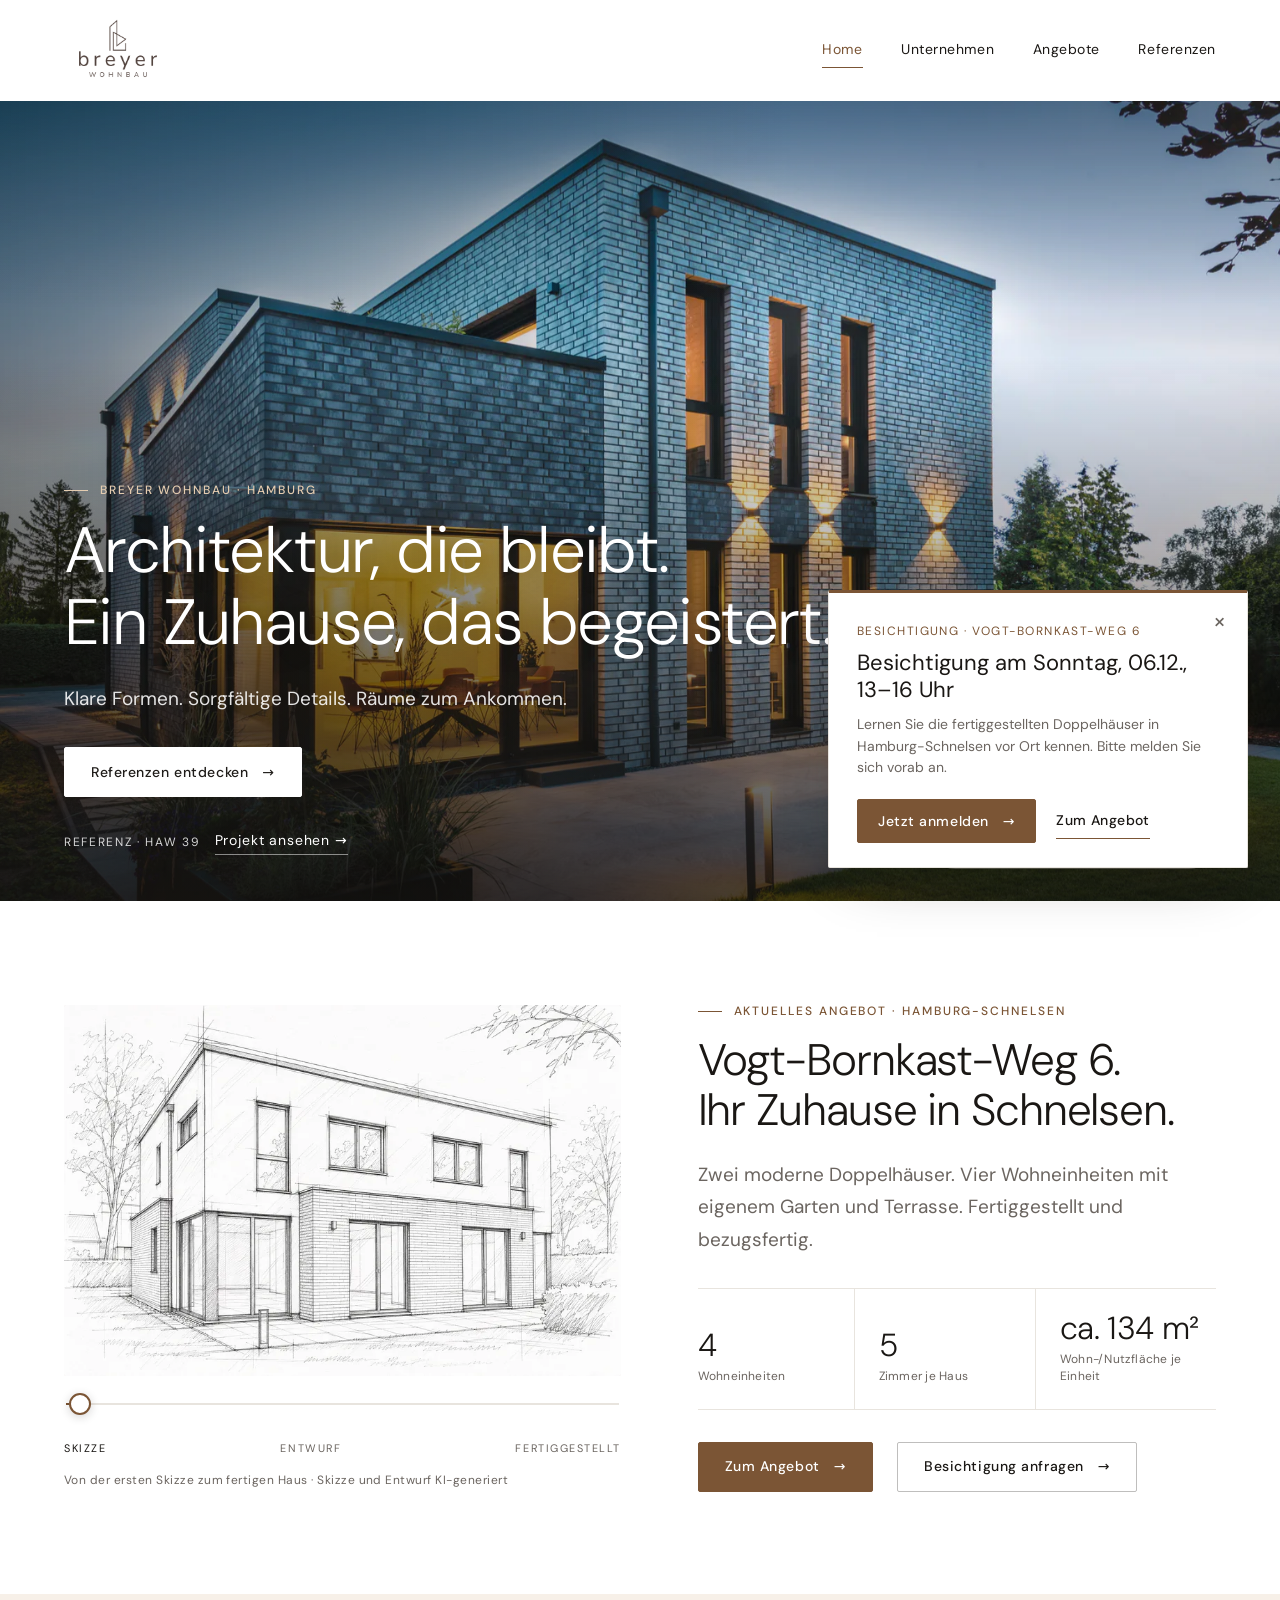
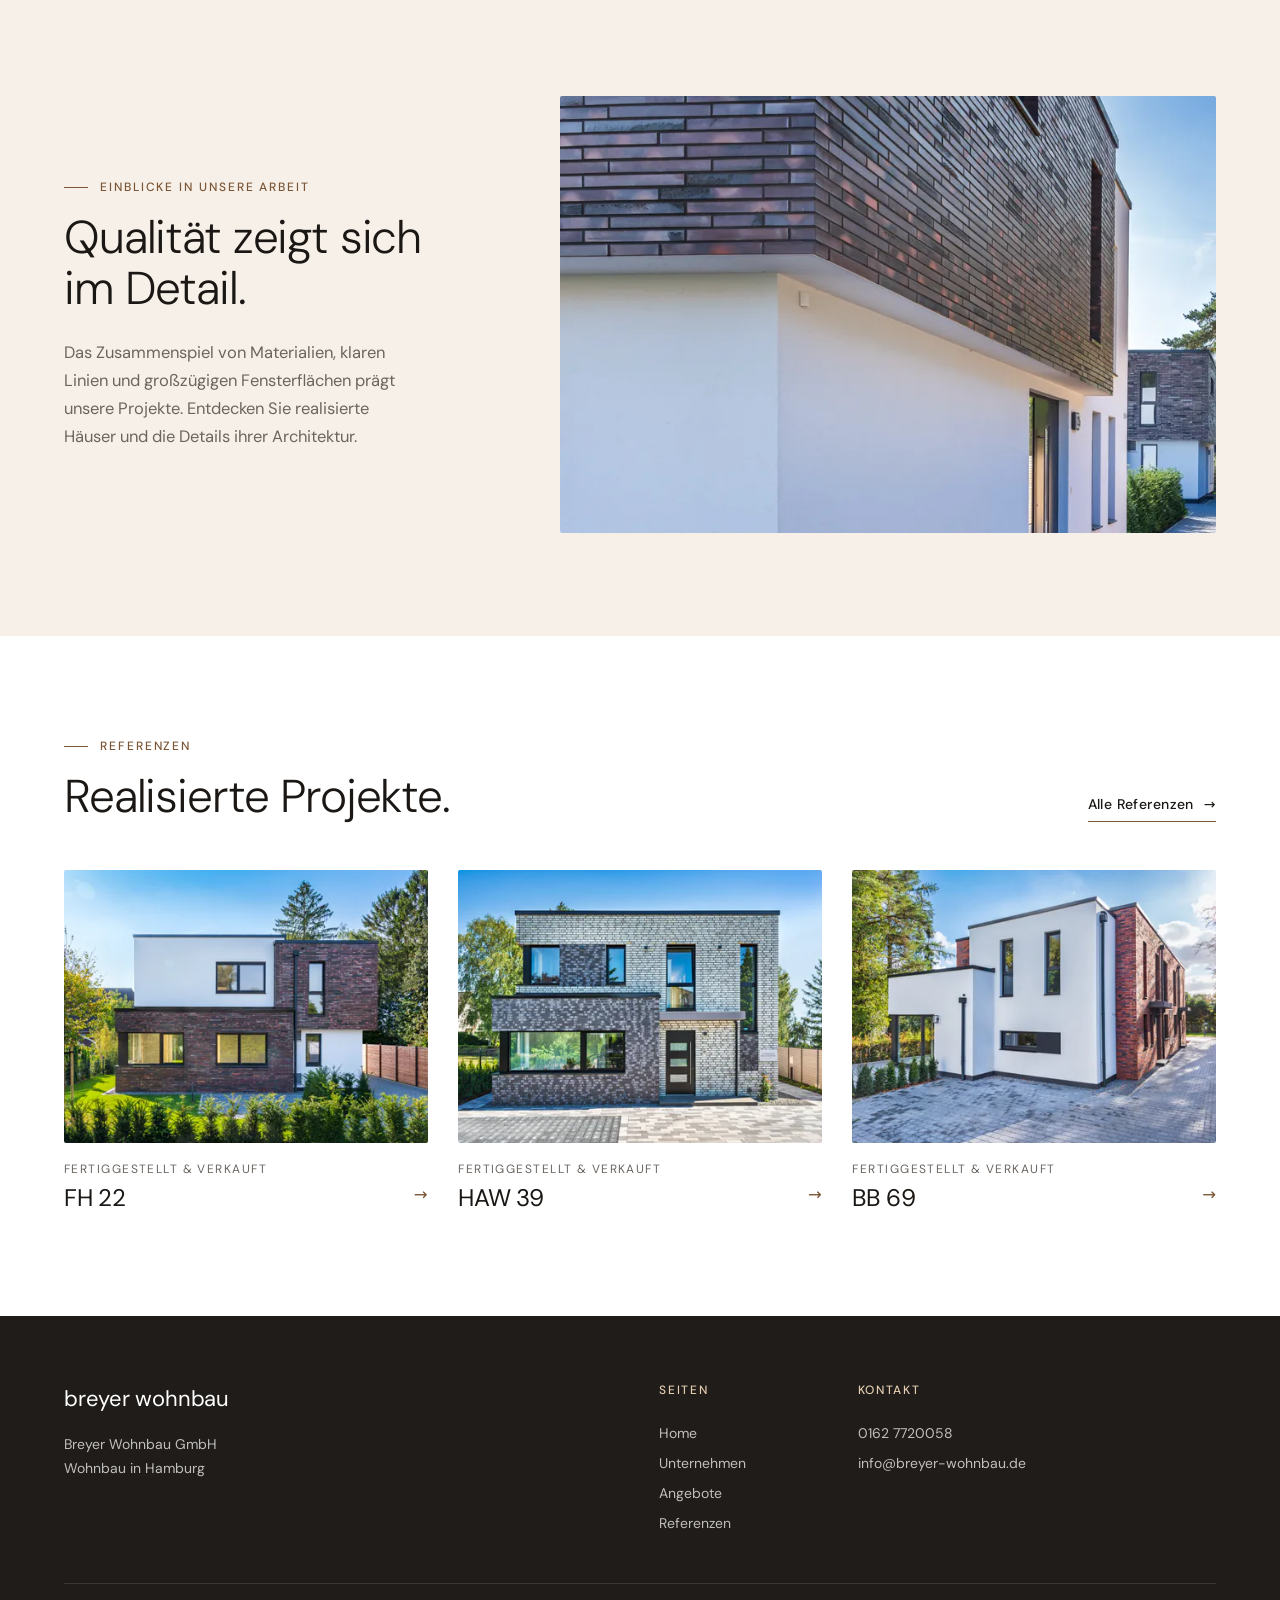
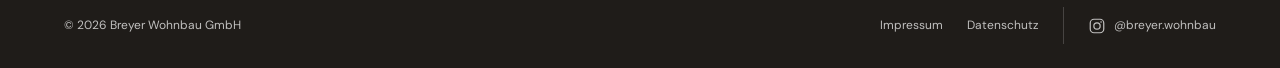
<file: index.html>
<!doctype html>
<html lang="de">
<head>
<meta charset="utf-8">
<meta name="viewport" content="width=device-width,initial-scale=1">

<title>Breyer Wohnbau GmbH · Wohnbau in Hamburg</title>
<meta name="description" content="Breyer Wohnbau GmbH – moderne Wohnhäuser in Hamburg. Aktuell: zwei Doppelhäuser mit vier Wohneinheiten am Vogt-Bornkast-Weg 6 in Hamburg-Schnelsen, fertiggestellt und bezugsfertig.">
<meta name="theme-color" content="#ffffff">
<meta property="og:type" content="website">
<meta property="og:locale" content="de_DE">
<meta property="og:site_name" content="Breyer Wohnbau GmbH">
<meta property="og:title" content="Breyer Wohnbau GmbH · Wohnbau in Hamburg">
<meta property="og:description" content="Breyer Wohnbau GmbH – moderne Wohnhäuser in Hamburg. Aktuell: zwei Doppelhäuser mit vier Wohneinheiten am Vogt-Bornkast-Weg 6 in Hamburg-Schnelsen, fertiggestellt und bezugsfertig.">
<link rel="icon" href="favicon.png" type="image/png">
<link rel="apple-touch-icon" href="apple-touch-icon.png">
<link rel="preload" href="schriften/dm-sans-latin-400-normal.woff2" as="font" type="font/woff2" crossorigin>
<link rel="preload" href="schriften/dm-sans-latin-300-normal.woff2" as="font" type="font/woff2" crossorigin>
<link rel="preload" as="image" type="image/webp" imagesrcset="bilder/haw-39-04-480.webp 480w, bilder/haw-39-04-800.webp 800w, bilder/haw-39-04-1200.webp 1200w, bilder/haw-39-04-1600.webp 1600w, bilder/haw-39-04-2400.webp 2400w" imagesizes="100vw">
<link rel="stylesheet" href="design.css">
<link rel="stylesheet" href="style.css?v=20261127b">
</head>
<body class="seite-index">
<a class="skip" href="#inhalt">Zum Inhalt springen</a>
<header class="kopf">
<div class="kopf-innen">
<a class="nav-logo" href="index.html" aria-label="Breyer Wohnbau GmbH – zur Startseite"><img src="bilder/logo.png" alt="Breyer Wohnbau GmbH" width="320" height="231"></a>
<button class="nav-toggle" type="button" aria-expanded="false" aria-controls="hauptnav"><span class="nav-toggle-text">Menü</span><span class="nav-toggle-icon" aria-hidden="true"></span></button>
<nav id="hauptnav" class="nav-links" aria-label="Hauptnavigation"><a href="index.html" aria-current="page">Home</a><a href="ueber-uns.html">Unternehmen</a><a href="angebot.html">Angebote</a><a href="referenzen.html">Referenzen</a><div class="nav-social"><a class="social-link" href="https://www.instagram.com/breyer.wohnbau/" target="_blank" rel="noopener" aria-label="Instagram (@breyer.wohnbau) – öffnet in neuem Fenster"><svg viewBox="0 0 24 24" width="18" height="18" aria-hidden="true" focusable="false"><rect x="3" y="3" width="18" height="18" rx="5" fill="none" stroke="currentColor" stroke-width="1.6"/><circle cx="12" cy="12" r="4.2" fill="none" stroke="currentColor" stroke-width="1.6"/><circle cx="17.4" cy="6.6" r="1.1" fill="currentColor"/></svg><span>@breyer.wohnbau</span></a></div></nav>
</div>
</header>
<main id="inhalt" tabindex="-1">
<section class="home-slideshow" aria-roledescription="Karussell" aria-label="Bildergalerie realisierter Projekte" tabindex="-1" data-intervall="6000"><div class="home-message"><div class="wrap"><p class="home-kicker">Breyer Wohnbau · Hamburg</p><h1>Architektur, die bleibt.<br>Ein Zuhause, das begeistert.</h1><p class="home-lead">Klare Formen. Sorgfältige Details. Räume zum Ankommen.</p><div class="home-actions"><a class="btn btn-hell" href="referenzen.html">Referenzen entdecken <span class="pfeil" aria-hidden="true">→</span></a></div></div></div><div class="home-stage"><figure class="home-slide active" aria-hidden="false" data-titel="Referenz · HAW 39" data-ziel="referenz-haw-39.html"><picture><source type="image/webp" srcset="bilder/haw-39-04-480.webp 480w, bilder/haw-39-04-800.webp 800w, bilder/haw-39-04-1200.webp 1200w, bilder/haw-39-04-1600.webp 1600w, bilder/haw-39-04-2400.webp 2400w" sizes="100vw"><img src="bilder/haw-39-04-1600.jpg" alt="Wohnhaus im Projekt HAW 39 mit Klinkerfassade und beleuchteten Fenstern in der Abenddämmerung" width="3000" height="2002" fetchpriority="high" decoding="async" style="object-position:50% 40%"></picture></figure><figure class="home-slide" aria-hidden="true" data-titel="Referenz · WA 24" data-ziel="referenz-wa-24.html"><picture><source type="image/webp" srcset="bilder/wa-24-01-480.webp 480w, bilder/wa-24-01-800.webp 800w, bilder/wa-24-01-1200.webp 1200w, bilder/wa-24-01-1600.webp 1600w, bilder/wa-24-01-2400.webp 2400w" sizes="100vw"><img src="bilder/wa-24-01-1600.jpg" alt="Helle Fassade mit Fensterläden, Terrasse und Garten im Projekt WA 24" width="3000" height="2002" loading="lazy" decoding="async" style="object-position:50% 35%"></picture></figure><figure class="home-slide" aria-hidden="true" data-titel="Referenz · FH 22" data-ziel="referenz-fh-22.html"><picture><source type="image/webp" srcset="bilder/fh-22-01-480.webp 480w, bilder/fh-22-01-800.webp 800w, bilder/fh-22-01-1200.webp 1200w, bilder/fh-22-01-1600.webp 1600w, bilder/fh-22-01-2400.webp 2400w" sizes="100vw"><img src="bilder/fh-22-01-1600.jpg" alt="Einfamilienhaus im Projekt FH 22 mit heller Fassade und dunklem Klinker" width="2500" height="1669" loading="lazy" decoding="async" style="object-position:50% 45%"></picture></figure><figure class="home-slide" aria-hidden="true" data-titel="Referenz · SW 9" data-ziel="referenz-sw-9.html"><picture><source type="image/webp" srcset="bilder/sw-9-01-480.webp 480w, bilder/sw-9-01-800.webp 800w, bilder/sw-9-01-1200.webp 1200w, bilder/sw-9-01-1600.webp 1600w, bilder/sw-9-01-2400.webp 2400w" sizes="100vw"><img src="bilder/sw-9-01-1600.jpg" alt="Mehrfamilienhaus im Projekt SW 9 mit heller Putzfassade, dunklem Klinker und Balkonen" width="3000" height="2002" loading="lazy" decoding="async" style="object-position:50% 35%"></picture></figure><figure class="home-slide" aria-hidden="true" data-titel="Referenz · BB 69" data-ziel="referenz-bb-69.html"><picture><source type="image/webp" srcset="bilder/bb-69-01-480.webp 480w, bilder/bb-69-01-800.webp 800w, bilder/bb-69-01-1200.webp 1200w, bilder/bb-69-01-1600.webp 1600w, bilder/bb-69-01-2400.webp 2400w" sizes="100vw"><img src="bilder/bb-69-01-1600.jpg" alt="Wohnhaus im Projekt BB 69 mit weißer Putzfassade und rotem Klinker" width="3000" height="2002" loading="lazy" decoding="async" style="object-position:50% 40%"></picture></figure><div class="home-shade" aria-hidden="true"></div><div class="home-stage-fuss wrap"><a class="slide-caption" href="referenz-haw-39.html" aria-live="polite">Referenz · HAW 39 <span class="slide-caption-mehr">Projekt ansehen <span class="pfeil" aria-hidden="true">→</span></span></a><div class="slide-controls"><button type="button" data-prev aria-label="Vorheriges Bild">←</button><div class="slide-dots"><button type="button" class="slide-dot" aria-label="Bild 1 von 5: Referenz · HAW 39" aria-pressed="true" data-slide="0"></button><button type="button" class="slide-dot" aria-label="Bild 2 von 5: Referenz · WA 24" aria-pressed="false" data-slide="1"></button><button type="button" class="slide-dot" aria-label="Bild 3 von 5: Referenz · FH 22" aria-pressed="false" data-slide="2"></button><button type="button" class="slide-dot" aria-label="Bild 4 von 5: Referenz · SW 9" aria-pressed="false" data-slide="3"></button><button type="button" class="slide-dot" aria-label="Bild 5 von 5: Referenz · BB 69" aria-pressed="false" data-slide="4"></button></div><button type="button" data-next aria-label="Nächstes Bild">→</button><button type="button" data-pause aria-label="Slideshow pausieren"><span aria-hidden="true">Ⅱ</span></button></div></div></div></section>
<section class="sec stil-angebot" id="aktuelles-angebot"><div class="wrap project-preview"><figure class="pp-bild pp-schieber"><div class="schieber schieber-klein" data-max="200"><div class="schieber-bild"><div class="schieber-ebene" data-stufe="0"><picture><source type="image/webp" srcset="bilder/vbw-verlauf-skizze-480.webp 480w, bilder/vbw-verlauf-skizze-800.webp 800w, bilder/vbw-verlauf-skizze-1200.webp 1200w, bilder/vbw-verlauf-skizze-1536.webp 1536w" sizes="(max-width:860px) 100vw, 58vw"><img src="bilder/vbw-verlauf-skizze-1536.jpg" alt="" width="1536" height="1024" decoding="async"></picture></div><div class="schieber-ebene" data-stufe="1" data-von="0" data-bis="100"><picture><source type="image/webp" srcset="bilder/vbw-verlauf-entwurf-480.webp 480w, bilder/vbw-verlauf-entwurf-800.webp 800w, bilder/vbw-verlauf-entwurf-1200.webp 1200w, bilder/vbw-verlauf-entwurf-1536.webp 1536w" sizes="(max-width:860px) 100vw, 58vw"><img src="bilder/vbw-verlauf-entwurf-1536.jpg" alt="" width="1536" height="1024" decoding="async"></picture></div><div class="schieber-ebene" data-stufe="2" data-von="100" data-bis="200"><picture><source type="image/webp" srcset="bilder/vbw-verlauf-fertig-480.webp 480w, bilder/vbw-verlauf-fertig-800.webp 800w, bilder/vbw-verlauf-fertig-1200.webp 1200w, bilder/vbw-verlauf-fertig-1536.webp 1536w" sizes="(max-width:860px) 100vw, 58vw"><img src="bilder/vbw-verlauf-fertig-1536.jpg" alt="Vogt-Bornkast-Weg 6: fertiggestelltes Doppelhaus, Gartenseite mit heller Putzfassade, dunklem Klinker und großen Glasflächen" width="1536" height="1024" decoding="async"></picture></div></div><div class="schieber-steuer"><input class="schieber-regler" type="range" min="0" max="200" step="1" value="0" aria-label="Darstellung wählen: Skizze, Entwurf, Fertiggestellt" aria-valuetext="Skizze"><div class="schieber-marken"><button type="button" data-wert="0" aria-current="true">Skizze</button><button type="button" data-wert="100">Entwurf</button><button type="button" data-wert="200">Fertiggestellt</button></div></div></div><figcaption class="pp-verlauf-text">Von der ersten Skizze zum fertigen Haus · Skizze und Entwurf KI-generiert</figcaption></figure><div class="pp-text"><p class="sec-label">Aktuelles Angebot · Hamburg-Schnelsen</p><h2 class="sec-title">Vogt-Bornkast-Weg 6.<br>Ihr Zuhause in Schnelsen.</h2><div class="pp-copy"><p>Zwei moderne Doppelhäuser. Vier Wohneinheiten mit eigenem Garten und Terrasse. Fertiggestellt und bezugsfertig.</p></div><dl class="kennzahlen"><div><dt>Wohneinheiten</dt><dd>4</dd></div><div><dt>Zimmer je Haus</dt><dd>5</dd></div><div><dt>Wohn-/Nutzfläche je Einheit</dt><dd>ca. 134 m²</dd></div></dl><div class="aktionen"><a class="btn" href="vogt-bornkast-weg-6.html">Zum Angebot <span class="pfeil" aria-hidden="true">→</span></a><a class="btn btn-linie" href="mailto:info@breyer-wohnbau.de?subject=Besichtigungsanfrage%20%E2%80%93%20Vogt-Bornkast-Weg%206">Besichtigung anfragen <span class="pfeil" aria-hidden="true">→</span></a></div></div></div></section>
<section class="sec sec-alt" id="handwerk"><div class="wrap project-preview bild-rechts"><figure class="pp-bild"><picture><source type="image/webp" srcset="bilder/qualitaet-detail-480.webp 480w, bilder/qualitaet-detail-800.webp 800w, bilder/qualitaet-detail-1200.webp 1200w, bilder/qualitaet-detail-1470.webp 1470w" sizes="(max-width:860px) 100vw, 58vw"><img src="bilder/qualitaet-detail-1470.jpg" alt="Auskragendes Obergeschoss mit Langformat-Klinker über weiß verputztem Erdgeschoss mit Hauseingang" width="1470" height="980" loading="lazy" decoding="async"></picture></figure><div class="pp-text"><p class="sec-label">Einblicke in unsere Arbeit</p><h2 class="sec-title">Qualität zeigt sich<br>im Detail.</h2><div class="pp-copy"><p>Das Zusammenspiel von Materialien, klaren Linien und großzügigen Fensterflächen prägt unsere Projekte. Entdecken Sie realisierte Häuser und die Details ihrer Architektur.</p></div></div></div></section>
<section class="sec" id="referenzen"><div class="wrap"><div class="sec-kopf"><div><p class="sec-label">Referenzen</p><h2 class="sec-title">Realisierte Projekte.</h2></div><a class="textlink" href="referenzen.html">Alle Referenzen <span class="pfeil" aria-hidden="true">→</span></a></div><div class="ref-karten"><a class="ref-karte" href="referenz-fh-22.html"><span class="ref-karte-bild"><picture><source type="image/webp" srcset="bilder/referenz-fh-22-480.webp 480w, bilder/referenz-fh-22-800.webp 800w, bilder/referenz-fh-22-1200.webp 1200w, bilder/referenz-fh-22-1600.webp 1600w, bilder/referenz-fh-22-2400.webp 2400w" sizes="(max-width:700px) 100vw, (max-width:1100px) 50vw, 400px"><img src="bilder/referenz-fh-22-1600.jpg" alt="Einfamilienhaus im Projekt FH 22 mit heller Fassade und dunklem Klinker" width="2500" height="1669" loading="lazy" decoding="async"></picture></span><span class="ref-karte-text"><span class="ref-karte-status">Fertiggestellt &amp; verkauft</span><span class="ref-karte-titel">FH 22</span></span><span class="pfeil" aria-hidden="true">→</span></a><a class="ref-karte" href="referenz-haw-39.html"><span class="ref-karte-bild"><picture><source type="image/webp" srcset="bilder/referenz-haw-39-480.webp 480w, bilder/referenz-haw-39-800.webp 800w, bilder/referenz-haw-39-1200.webp 1200w, bilder/referenz-haw-39-1600.webp 1600w, bilder/referenz-haw-39-2400.webp 2400w" sizes="(max-width:700px) 100vw, (max-width:1100px) 50vw, 400px"><img src="bilder/referenz-haw-39-1600.jpg" alt="HAW 39: Vorderansicht mit heller und dunkler Klinkerfassade und großen Fenstern" width="3000" height="2002" loading="lazy" decoding="async"></picture></span><span class="ref-karte-text"><span class="ref-karte-status">Fertiggestellt &amp; verkauft</span><span class="ref-karte-titel">HAW 39</span></span><span class="pfeil" aria-hidden="true">→</span></a><a class="ref-karte" href="referenz-bb-69.html"><span class="ref-karte-bild"><picture><source type="image/webp" srcset="bilder/referenz-bb-69-480.webp 480w, bilder/referenz-bb-69-800.webp 800w, bilder/referenz-bb-69-1200.webp 1200w, bilder/referenz-bb-69-1600.webp 1600w, bilder/referenz-bb-69-2400.webp 2400w" sizes="(max-width:700px) 100vw, (max-width:1100px) 50vw, 400px"><img src="bilder/referenz-bb-69-1600.jpg" alt="BB 69: Wohnhaus mit weißer Putzfassade, rotem Klinker und gepflasterter Zufahrt" width="3000" height="2002" loading="lazy" decoding="async"></picture></span><span class="ref-karte-text"><span class="ref-karte-status">Fertiggestellt &amp; verkauft</span><span class="ref-karte-titel">BB 69</span></span><span class="pfeil" aria-hidden="true">→</span></a></div></div></section>
</main>
<footer class="fuss">
<div class="wrap fuss-grid">
<div class="fuss-marke"><p class="footer-logo">breyer wohnbau</p><p>Breyer Wohnbau GmbH<br>Wohnbau in Hamburg</p></div>
<nav class="fuss-nav" aria-label="Fußzeile"><p class="fuss-titel">Seiten</p><a href="index.html">Home</a><a href="ueber-uns.html">Unternehmen</a><a href="angebot.html">Angebote</a><a href="referenzen.html">Referenzen</a></nav>
<div class="fuss-kontakt"><p class="fuss-titel">Kontakt</p><a href="tel:+491627720058">0162 7720058</a><a href="mailto:info@breyer-wohnbau.de">info@breyer-wohnbau.de</a></div>
</div>
<div class="wrap fuss-unten"><p class="footer-copy">© 2026 Breyer Wohnbau GmbH</p><div class="footer-links"><a href="impressum.html">Impressum</a><a href="datenschutz.html">Datenschutz</a><a class="social-link" href="https://www.instagram.com/breyer.wohnbau/" target="_blank" rel="noopener" aria-label="Instagram (@breyer.wohnbau) – öffnet in neuem Fenster"><svg viewBox="0 0 24 24" width="18" height="18" aria-hidden="true" focusable="false"><rect x="3" y="3" width="18" height="18" rx="5" fill="none" stroke="currentColor" stroke-width="1.6"/><circle cx="12" cy="12" r="4.2" fill="none" stroke="currentColor" stroke-width="1.6"/><circle cx="17.4" cy="6.6" r="1.1" fill="currentColor"/></svg><span>@breyer.wohnbau</span></a></div></div>
</footer>
<script src="seite.js?v=20261127b" defer></script>
</body>
</html>
</file>
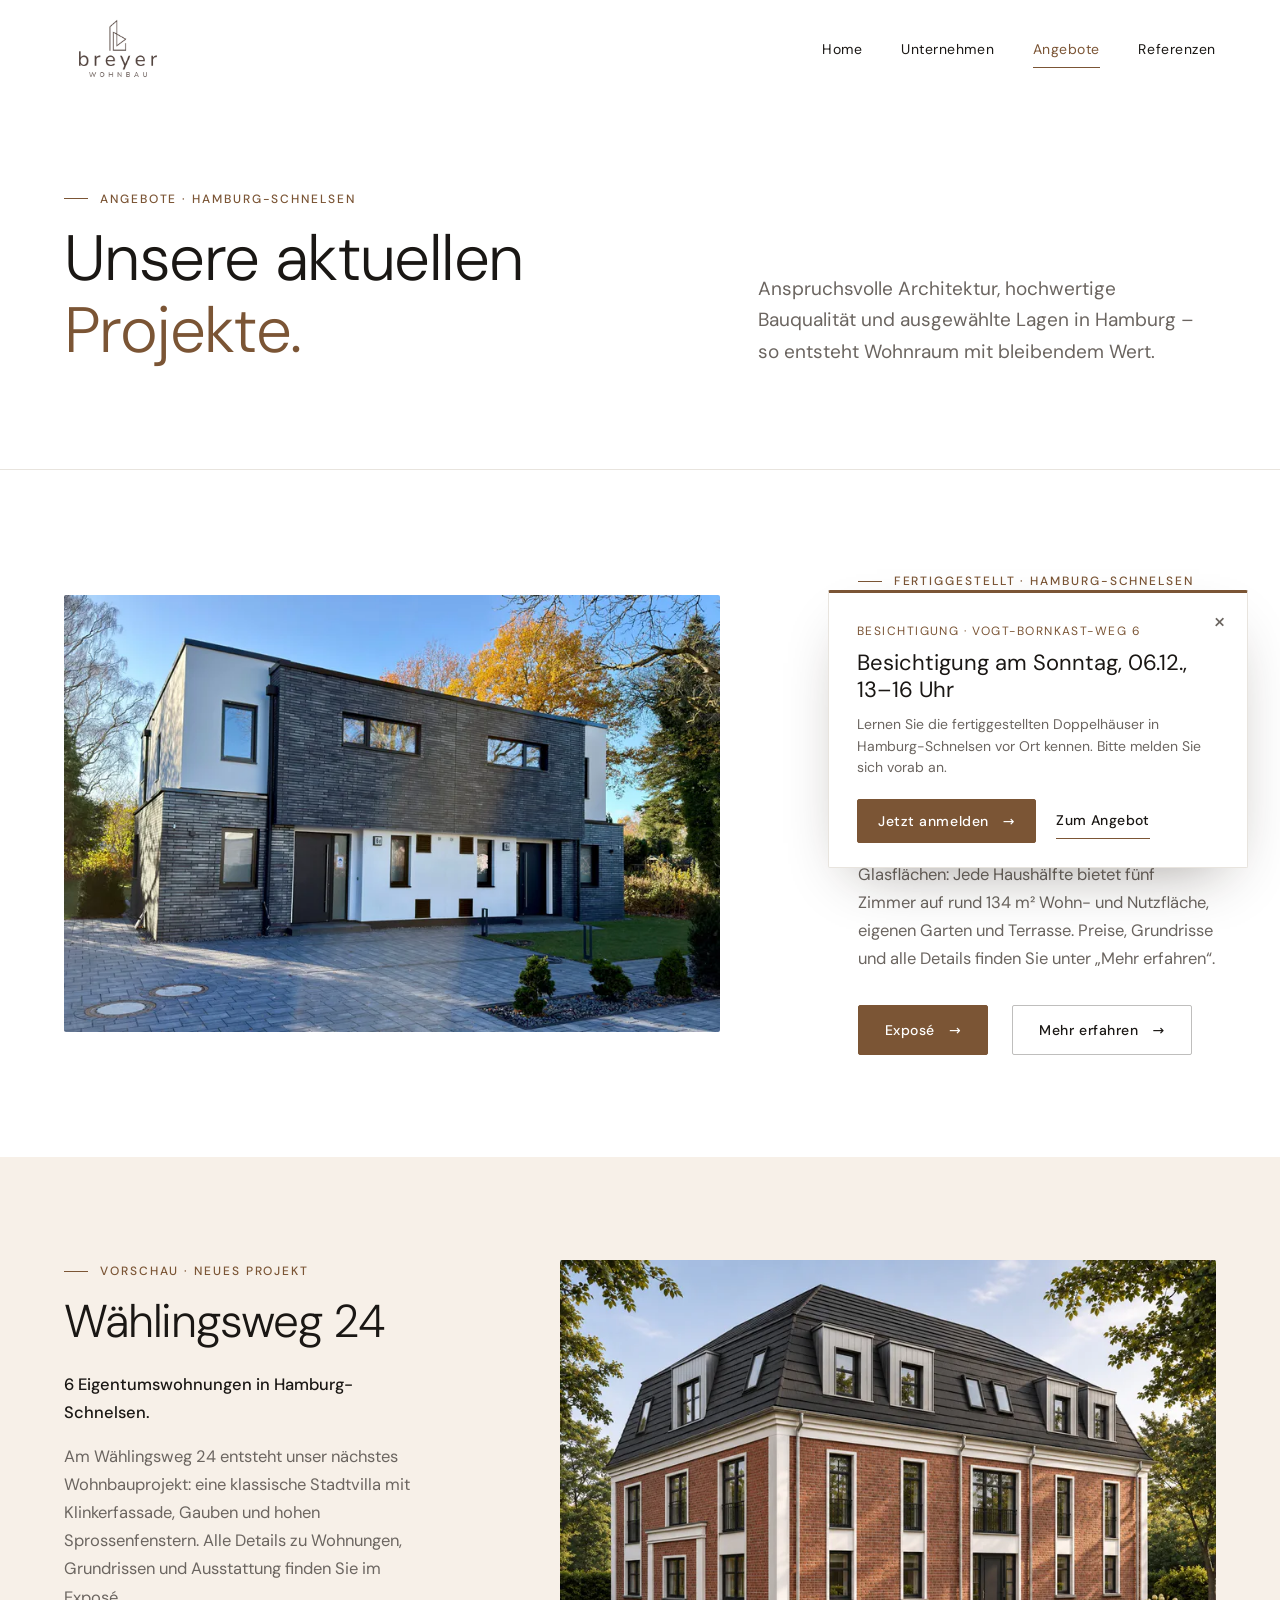
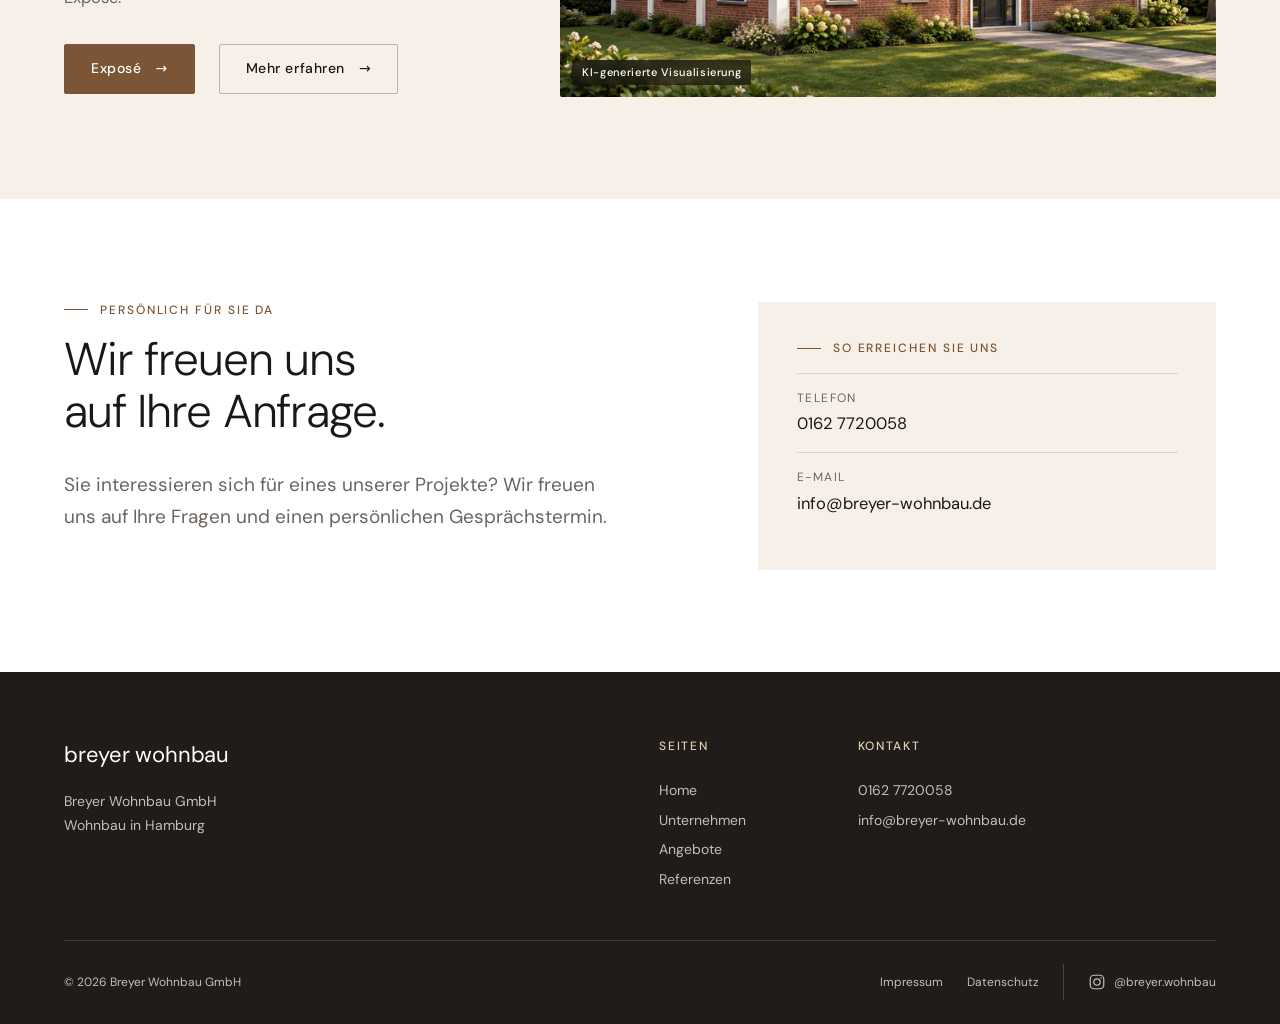
<file: angebot.html>
<!doctype html>
<html lang="de">
<head>
<meta charset="utf-8">
<meta name="viewport" content="width=device-width,initial-scale=1">

<title>Angebote · Breyer Wohnbau GmbH</title>
<meta name="description" content="Unsere aktuellen Wohnbauprojekte in Hamburg-Schnelsen: Vogt-Bornkast-Weg 6 mit vier Doppelhaushälften und Wählingsweg 24 mit sechs Eigentumswohnungen.">
<meta name="theme-color" content="#ffffff">
<meta property="og:type" content="website">
<meta property="og:locale" content="de_DE">
<meta property="og:site_name" content="Breyer Wohnbau GmbH">
<meta property="og:title" content="Angebote · Breyer Wohnbau GmbH">
<meta property="og:description" content="Unsere aktuellen Wohnbauprojekte in Hamburg-Schnelsen: Vogt-Bornkast-Weg 6 mit vier Doppelhaushälften und Wählingsweg 24 mit sechs Eigentumswohnungen.">
<link rel="icon" href="favicon.png" type="image/png">
<link rel="apple-touch-icon" href="apple-touch-icon.png">
<link rel="preload" href="schriften/dm-sans-latin-400-normal.woff2" as="font" type="font/woff2" crossorigin>
<link rel="preload" href="schriften/dm-sans-latin-300-normal.woff2" as="font" type="font/woff2" crossorigin>
<link rel="stylesheet" href="design.css">
<link rel="stylesheet" href="style.css?v=20261127b">
</head>
<body class="seite-angebot">
<a class="skip" href="#inhalt">Zum Inhalt springen</a>
<header class="kopf">
<div class="kopf-innen">
<a class="nav-logo" href="index.html" aria-label="Breyer Wohnbau GmbH – zur Startseite"><img src="bilder/logo.png" alt="Breyer Wohnbau GmbH" width="320" height="231"></a>
<button class="nav-toggle" type="button" aria-expanded="false" aria-controls="hauptnav"><span class="nav-toggle-text">Menü</span><span class="nav-toggle-icon" aria-hidden="true"></span></button>
<nav id="hauptnav" class="nav-links" aria-label="Hauptnavigation"><a href="index.html">Home</a><a href="ueber-uns.html">Unternehmen</a><a href="angebot.html" aria-current="page">Angebote</a><a href="referenzen.html">Referenzen</a><div class="nav-social"><a class="social-link" href="https://www.instagram.com/breyer.wohnbau/" target="_blank" rel="noopener" aria-label="Instagram (@breyer.wohnbau) – öffnet in neuem Fenster"><svg viewBox="0 0 24 24" width="18" height="18" aria-hidden="true" focusable="false"><rect x="3" y="3" width="18" height="18" rx="5" fill="none" stroke="currentColor" stroke-width="1.6"/><circle cx="12" cy="12" r="4.2" fill="none" stroke="currentColor" stroke-width="1.6"/><circle cx="17.4" cy="6.6" r="1.1" fill="currentColor"/></svg><span>@breyer.wohnbau</span></a></div></nav>
</div>
</header>
<main id="inhalt" tabindex="-1">
<section class="sec einleitung"><div class="wrap einleitung-grid"><div><p class="sec-label">Angebote · Hamburg-Schnelsen</p><h1 class="einleitung-titel">Unsere aktuellen<br><em>Projekte.</em></h1></div><div class="einleitung-text"><p>Anspruchsvolle Architektur, hochwertige Bauqualität und ausgewählte Lagen in Hamburg – so entsteht Wohnraum mit bleibendem Wert.</p></div></div></section>
<section class="sec" id="vogt-bornkast-weg"><div class="wrap project-preview"><figure class="pp-bild"><picture><source type="image/webp" srcset="bilder/vbw-g-hauseingang-2-480.webp 480w, bilder/vbw-g-hauseingang-2-800.webp 800w, bilder/vbw-g-hauseingang-2-1200.webp 1200w, bilder/vbw-g-hauseingang-2-1600.webp 1600w, bilder/vbw-g-hauseingang-2-2400.webp 2400w" sizes="(max-width:860px) 100vw, 58vw"><img src="bilder/vbw-g-hauseingang-2-1600.jpg" alt="Fertiggestelltes Doppelhaus am Vogt-Bornkast-Weg 6: Eingangsseite mit dunklem Klinker, heller Putzfassade und gepflasterter Zufahrt" width="2576" height="1717" loading="lazy" decoding="async" style="object-position:50% 55%"></picture></figure><div class="pp-text"><p class="sec-label">Fertiggestellt · Hamburg-Schnelsen</p><h2 class="sec-title">Vogt-Bornkast-Weg 6</h2><div class="pp-copy"><p><strong>Fertiggestellt und bezugsfertig: zwei Doppelhäuser mit vier Doppelhaushälften in Hamburg-Schnelsen.</strong></p>
<p>Helle Putzfassaden, dunkler Klinker und große Glasflächen: Jede Haushälfte bietet fünf Zimmer auf rund 134 m² Wohn- und Nutzfläche, eigenen Garten und Terrasse. Preise, Grundrisse und alle Details finden Sie unter „Mehr erfahren“.</p></div><div class="aktionen"><a class="btn" href="dateien/expose-vogt-bornkast-weg-6.pdf" target="_blank" rel="noopener">Exposé <span class="pfeil" aria-hidden="true">→</span><span class="sr-only"> (PDF, neues Fenster)</span></a><a class="btn btn-linie" href="vogt-bornkast-weg-6.html">Mehr erfahren <span class="pfeil" aria-hidden="true">→</span></a></div></div></div></section>
<section class="sec sec-alt" id="waehlingsweg"><div class="wrap project-preview bild-rechts"><figure class="pp-bild mit-ki-hinweis"><picture><source type="image/webp" srcset="bilder/ww24-perspektive-rendering-480.webp 480w, bilder/ww24-perspektive-rendering-800.webp 800w, bilder/ww24-perspektive-rendering-1200.webp 1200w, bilder/ww24-perspektive-rendering-1536.webp 1536w" sizes="(max-width:860px) 100vw, 58vw"><img src="bilder/ww24-perspektive-rendering-1536.jpg" alt="KI-generierte Visualisierung: Stadtvilla mit sechs Eigentumswohnungen am Wählingsweg 24 in Hamburg-Schnelsen" width="1536" height="1024" loading="lazy" decoding="async"></picture><span class="ki-hinweis">KI-generierte Visualisierung</span></figure><div class="pp-text"><p class="sec-label">Vorschau · Neues Projekt</p><h2 class="sec-title">Wählingsweg 24</h2><div class="pp-copy"><p><strong>6 Eigentumswohnungen in Hamburg-Schnelsen.</strong></p>
<p>Am Wählingsweg 24 entsteht unser nächstes Wohnbauprojekt: eine klassische Stadtvilla mit Klinkerfassade, Gauben und hohen Sprossenfenstern. Alle Details zu Wohnungen, Grundrissen und Ausstattung finden Sie im Exposé.</p></div><div class="aktionen"><a class="btn" href="dateien/expose-waehlingsweg-24.pdf" target="_blank" rel="noopener">Exposé <span class="pfeil" aria-hidden="true">→</span><span class="sr-only"> (PDF, neues Fenster)</span></a><a class="btn btn-linie" href="waehlingsweg-24.html">Mehr erfahren <span class="pfeil" aria-hidden="true">→</span></a></div></div></div></section>
<section class="sec" id="kontakt"><div class="wrap contact-grid"><div><p class="sec-label">Persönlich für Sie da</p><h2 class="sec-title">Wir freuen uns<br>auf Ihre Anfrage.</h2><p class="lead">Sie interessieren sich für eines unserer Projekte? Wir freuen uns auf Ihre Fragen und einen persönlichen Gesprächstermin.</p></div><div class="contact-panel"><p class="sec-label">So erreichen Sie uns</p><a class="contact-link" href="tel:+491627720058"><span>Telefon</span>0162 7720058</a><a class="contact-link" href="mailto:info@breyer-wohnbau.de"><span>E-Mail</span>info@breyer-wohnbau.de</a></div></div></section>
</main>
<footer class="fuss">
<div class="wrap fuss-grid">
<div class="fuss-marke"><p class="footer-logo">breyer wohnbau</p><p>Breyer Wohnbau GmbH<br>Wohnbau in Hamburg</p></div>
<nav class="fuss-nav" aria-label="Fußzeile"><p class="fuss-titel">Seiten</p><a href="index.html">Home</a><a href="ueber-uns.html">Unternehmen</a><a href="angebot.html">Angebote</a><a href="referenzen.html">Referenzen</a></nav>
<div class="fuss-kontakt"><p class="fuss-titel">Kontakt</p><a href="tel:+491627720058">0162 7720058</a><a href="mailto:info@breyer-wohnbau.de">info@breyer-wohnbau.de</a></div>
</div>
<div class="wrap fuss-unten"><p class="footer-copy">© 2026 Breyer Wohnbau GmbH</p><div class="footer-links"><a href="impressum.html">Impressum</a><a href="datenschutz.html">Datenschutz</a><a class="social-link" href="https://www.instagram.com/breyer.wohnbau/" target="_blank" rel="noopener" aria-label="Instagram (@breyer.wohnbau) – öffnet in neuem Fenster"><svg viewBox="0 0 24 24" width="18" height="18" aria-hidden="true" focusable="false"><rect x="3" y="3" width="18" height="18" rx="5" fill="none" stroke="currentColor" stroke-width="1.6"/><circle cx="12" cy="12" r="4.2" fill="none" stroke="currentColor" stroke-width="1.6"/><circle cx="17.4" cy="6.6" r="1.1" fill="currentColor"/></svg><span>@breyer.wohnbau</span></a></div></div>
</footer>
<script src="seite.js?v=20261127b" defer></script>
</body>
</html>
</file>
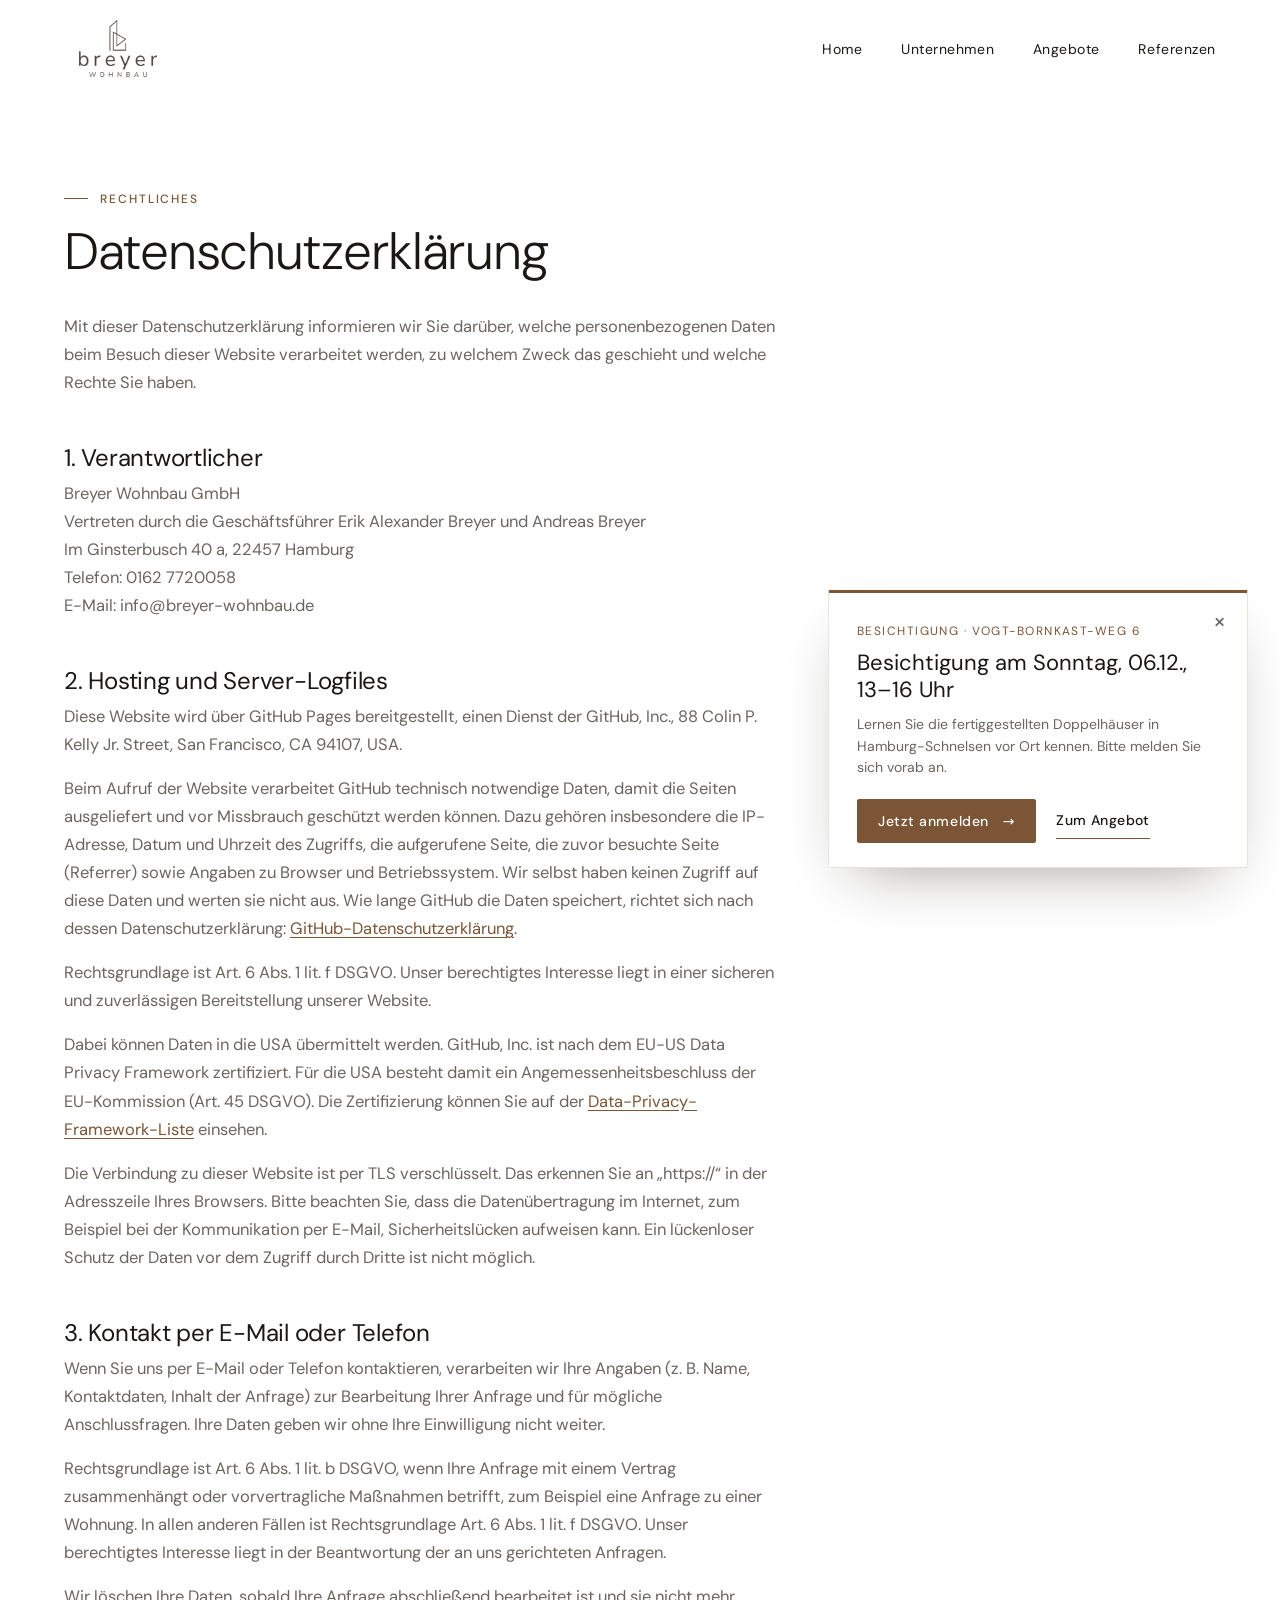
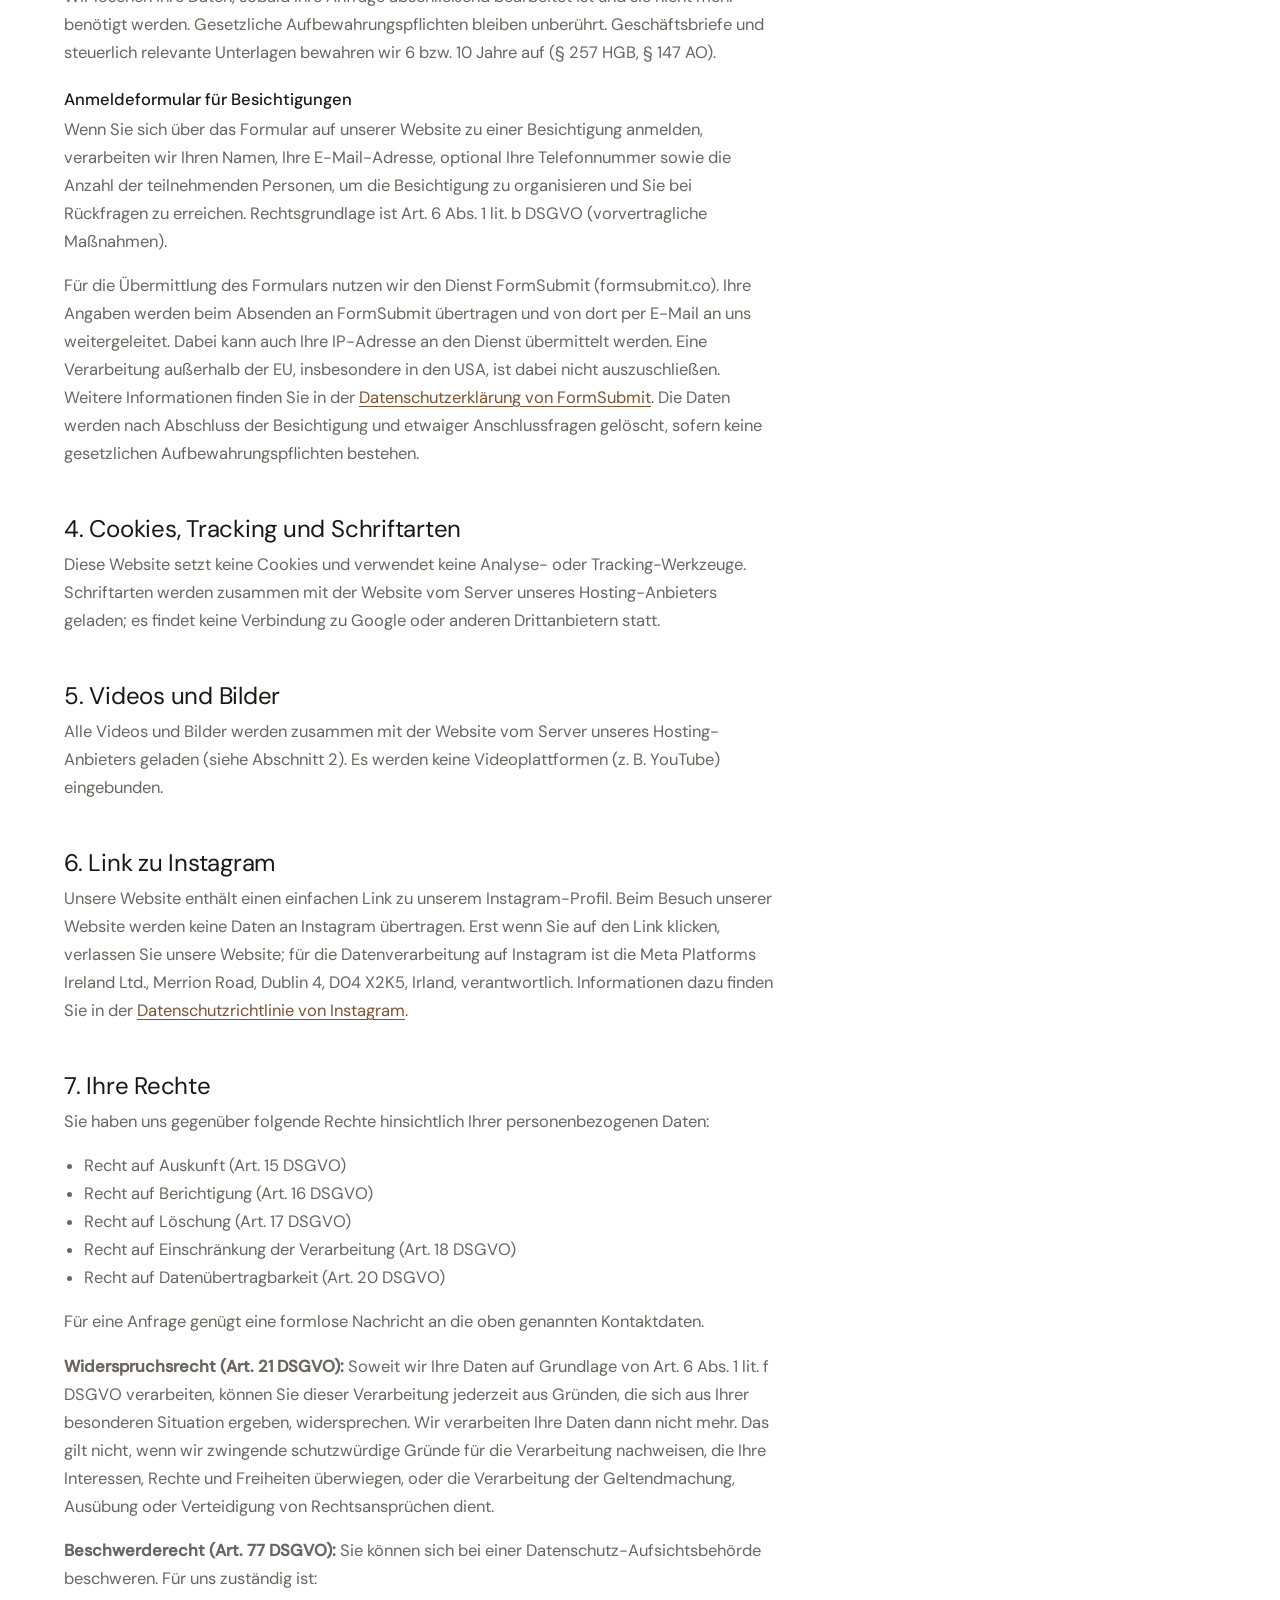
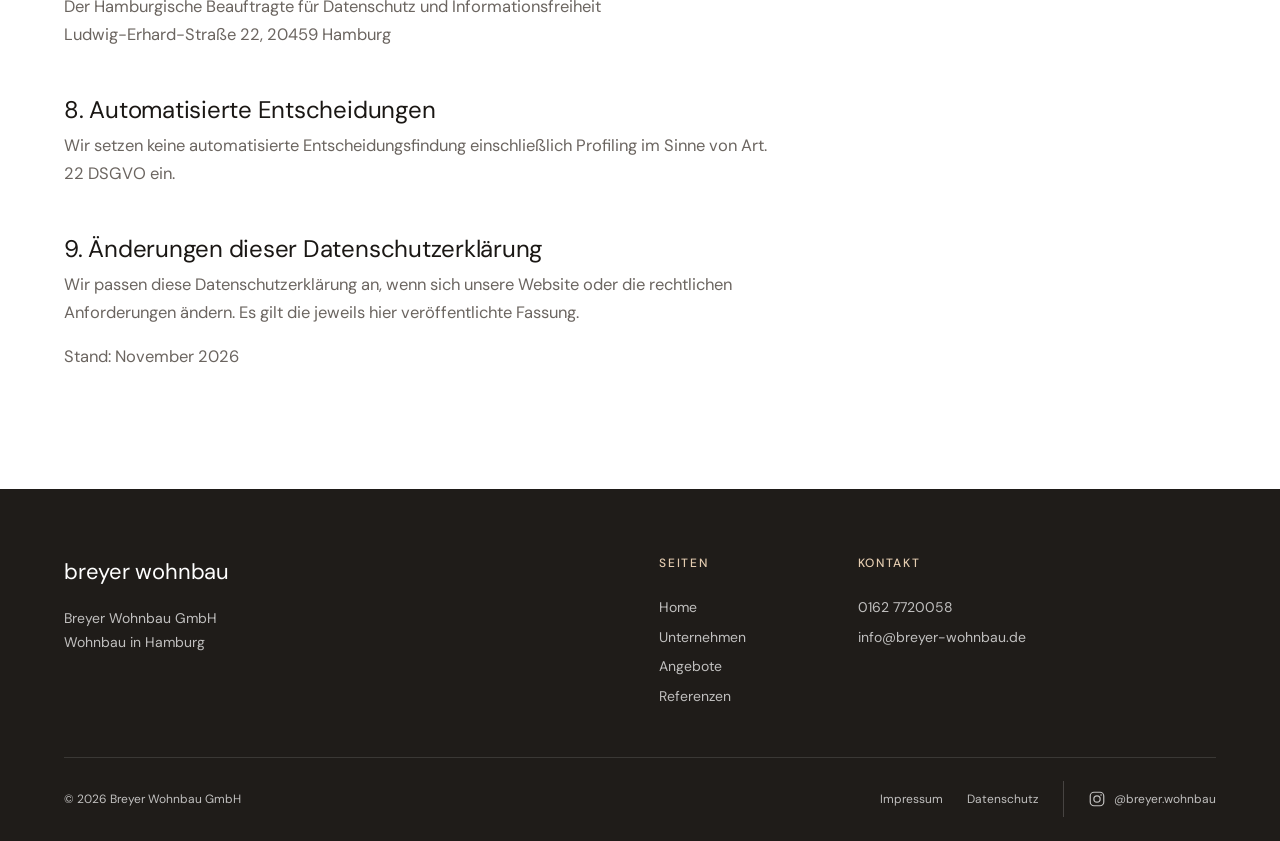
<file: datenschutz.html>
<!doctype html>
<html lang="de">
<head>
<meta charset="utf-8">
<meta name="viewport" content="width=device-width,initial-scale=1">
<meta name="robots" content="noindex">
<title>Datenschutz · Breyer Wohnbau GmbH</title>
<meta name="description" content="Datenschutzerklärung der Breyer Wohnbau GmbH: Hosting über GitHub Pages, keine Cookies, kein Tracking, Ihre Rechte nach der DSGVO.">
<meta name="theme-color" content="#ffffff">
<meta property="og:type" content="website">
<meta property="og:locale" content="de_DE">
<meta property="og:site_name" content="Breyer Wohnbau GmbH">
<meta property="og:title" content="Datenschutz · Breyer Wohnbau GmbH">
<meta property="og:description" content="Datenschutzerklärung der Breyer Wohnbau GmbH: Hosting über GitHub Pages, keine Cookies, kein Tracking, Ihre Rechte nach der DSGVO.">
<link rel="icon" href="favicon.png" type="image/png">
<link rel="apple-touch-icon" href="apple-touch-icon.png">
<link rel="preload" href="schriften/dm-sans-latin-400-normal.woff2" as="font" type="font/woff2" crossorigin>
<link rel="preload" href="schriften/dm-sans-latin-300-normal.woff2" as="font" type="font/woff2" crossorigin>
<link rel="stylesheet" href="design.css">
<link rel="stylesheet" href="style.css?v=20261127b">
</head>
<body class="seite-datenschutz">
<a class="skip" href="#inhalt">Zum Inhalt springen</a>
<header class="kopf">
<div class="kopf-innen">
<a class="nav-logo" href="index.html" aria-label="Breyer Wohnbau GmbH – zur Startseite"><img src="bilder/logo.png" alt="Breyer Wohnbau GmbH" width="320" height="231"></a>
<button class="nav-toggle" type="button" aria-expanded="false" aria-controls="hauptnav"><span class="nav-toggle-text">Menü</span><span class="nav-toggle-icon" aria-hidden="true"></span></button>
<nav id="hauptnav" class="nav-links" aria-label="Hauptnavigation"><a href="index.html">Home</a><a href="ueber-uns.html">Unternehmen</a><a href="angebot.html">Angebote</a><a href="referenzen.html">Referenzen</a><div class="nav-social"><a class="social-link" href="https://www.instagram.com/breyer.wohnbau/" target="_blank" rel="noopener" aria-label="Instagram (@breyer.wohnbau) – öffnet in neuem Fenster"><svg viewBox="0 0 24 24" width="18" height="18" aria-hidden="true" focusable="false"><rect x="3" y="3" width="18" height="18" rx="5" fill="none" stroke="currentColor" stroke-width="1.6"/><circle cx="12" cy="12" r="4.2" fill="none" stroke="currentColor" stroke-width="1.6"/><circle cx="17.4" cy="6.6" r="1.1" fill="currentColor"/></svg><span>@breyer.wohnbau</span></a></div></nav>
</div>
</header>
<main id="inhalt" tabindex="-1">
<section class="sec textseite seitenkopf"><div class="wrap"><p class="sec-label">Rechtliches</p><h1 class="sec-title">Datenschutzerklärung</h1><div class="fliesstext"><p>Mit dieser Datenschutzerklärung informieren wir Sie darüber, welche personenbezogenen Daten beim Besuch dieser Website verarbeitet werden, zu welchem Zweck das geschieht und welche Rechte Sie haben.</p>
<h2>1. Verantwortlicher</h2>
<p>Breyer Wohnbau GmbH<br>Vertreten durch die Geschäftsführer Erik Alexander Breyer und Andreas Breyer<br>Im Ginsterbusch 40 a, 22457 Hamburg<br>Telefon: 0162 7720058<br>E-Mail: info@breyer-wohnbau.de</p>
<h2>2. Hosting und Server-Logfiles</h2>
<p>Diese Website wird über GitHub Pages bereitgestellt, einen Dienst der GitHub, Inc., 88 Colin P. Kelly Jr. Street, San Francisco, CA 94107, USA.</p>
<p>Beim Aufruf der Website verarbeitet GitHub technisch notwendige Daten, damit die Seiten ausgeliefert und vor Missbrauch geschützt werden können. Dazu gehören insbesondere die IP-Adresse, Datum und Uhrzeit des Zugriffs, die aufgerufene Seite, die zuvor besuchte Seite (Referrer) sowie Angaben zu Browser und Betriebssystem. Wir selbst haben keinen Zugriff auf diese Daten und werten sie nicht aus. Wie lange GitHub die Daten speichert, richtet sich nach dessen Datenschutzerklärung: <a href="https://docs.github.com/de/site-policy/privacy-policies/github-general-privacy-statement">GitHub-Datenschutzerklärung</a>.</p>
<p>Rechtsgrundlage ist Art. 6 Abs. 1 lit. f DSGVO. Unser berechtigtes Interesse liegt in einer sicheren und zuverlässigen Bereitstellung unserer Website.</p>
<p>Dabei können Daten in die USA übermittelt werden. GitHub, Inc. ist nach dem EU-US Data Privacy Framework zertifiziert. Für die USA besteht damit ein Angemessenheitsbeschluss der EU-Kommission (Art. 45 DSGVO). Die Zertifizierung können Sie auf der <a href="https://www.dataprivacyframework.gov/list">Data-Privacy-Framework-Liste</a> einsehen.</p>
<p>Die Verbindung zu dieser Website ist per TLS verschlüsselt. Das erkennen Sie an „https://“ in der Adresszeile Ihres Browsers. Bitte beachten Sie, dass die Datenübertragung im Internet, zum Beispiel bei der Kommunikation per E-Mail, Sicherheitslücken aufweisen kann. Ein lückenloser Schutz der Daten vor dem Zugriff durch Dritte ist nicht möglich.</p>
<h2>3. Kontakt per E-Mail oder Telefon</h2>
<p>Wenn Sie uns per E-Mail oder Telefon kontaktieren, verarbeiten wir Ihre Angaben (z. B. Name, Kontaktdaten, Inhalt der Anfrage) zur Bearbeitung Ihrer Anfrage und für mögliche Anschlussfragen. Ihre Daten geben wir ohne Ihre Einwilligung nicht weiter.</p>
<p>Rechtsgrundlage ist Art. 6 Abs. 1 lit. b DSGVO, wenn Ihre Anfrage mit einem Vertrag zusammenhängt oder vorvertragliche Maßnahmen betrifft, zum Beispiel eine Anfrage zu einer Wohnung. In allen anderen Fällen ist Rechtsgrundlage Art. 6 Abs. 1 lit. f DSGVO. Unser berechtigtes Interesse liegt in der Beantwortung der an uns gerichteten Anfragen.</p>
<p>Wir löschen Ihre Daten, sobald Ihre Anfrage abschließend bearbeitet ist und sie nicht mehr benötigt werden. Gesetzliche Aufbewahrungspflichten bleiben unberührt. Geschäftsbriefe und steuerlich relevante Unterlagen bewahren wir 6 bzw. 10 Jahre auf (§ 257 HGB, § 147 AO).</p>
<h3>Anmeldeformular für Besichtigungen</h3>
<p>Wenn Sie sich über das Formular auf unserer Website zu einer Besichtigung anmelden, verarbeiten wir Ihren Namen, Ihre E-Mail-Adresse, optional Ihre Telefonnummer sowie die Anzahl der teilnehmenden Personen, um die Besichtigung zu organisieren und Sie bei Rückfragen zu erreichen. Rechtsgrundlage ist Art. 6 Abs. 1 lit. b DSGVO (vorvertragliche Maßnahmen).</p>
<p>Für die Übermittlung des Formulars nutzen wir den Dienst FormSubmit (formsubmit.co). Ihre Angaben werden beim Absenden an FormSubmit übertragen und von dort per E-Mail an uns weitergeleitet. Dabei kann auch Ihre IP-Adresse an den Dienst übermittelt werden. Eine Verarbeitung außerhalb der EU, insbesondere in den USA, ist dabei nicht auszuschließen. Weitere Informationen finden Sie in der <a href="https://formsubmit.co/privacy.html" target="_blank" rel="noopener">Datenschutzerklärung von FormSubmit</a>. Die Daten werden nach Abschluss der Besichtigung und etwaiger Anschlussfragen gelöscht, sofern keine gesetzlichen Aufbewahrungspflichten bestehen.</p>
<h2>4. Cookies, Tracking und Schriftarten</h2>
<p>Diese Website setzt keine Cookies und verwendet keine Analyse- oder Tracking-Werkzeuge. Schriftarten werden zusammen mit der Website vom Server unseres Hosting-Anbieters geladen; es findet keine Verbindung zu Google oder anderen Drittanbietern statt.</p>
<h2>5. Videos und Bilder</h2>
<p>Alle Videos und Bilder werden zusammen mit der Website vom Server unseres Hosting-Anbieters geladen (siehe Abschnitt 2). Es werden keine Videoplattformen (z. B. YouTube) eingebunden.</p>
<h2>6. Link zu Instagram</h2>
<p>Unsere Website enthält einen einfachen Link zu unserem Instagram-Profil. Beim Besuch unserer Website werden keine Daten an Instagram übertragen. Erst wenn Sie auf den Link klicken, verlassen Sie unsere Website; für die Datenverarbeitung auf Instagram ist die Meta Platforms Ireland Ltd., Merrion Road, Dublin 4, D04 X2K5, Irland, verantwortlich. Informationen dazu finden Sie in der <a href="https://privacycenter.instagram.com/policy">Datenschutzrichtlinie von Instagram</a>.</p>
<h2>7. Ihre Rechte</h2>
<p>Sie haben uns gegenüber folgende Rechte hinsichtlich Ihrer personenbezogenen Daten:</p>
<ul><li>Recht auf Auskunft (Art. 15 DSGVO)</li><li>Recht auf Berichtigung (Art. 16 DSGVO)</li><li>Recht auf Löschung (Art. 17 DSGVO)</li><li>Recht auf Einschränkung der Verarbeitung (Art. 18 DSGVO)</li><li>Recht auf Datenübertragbarkeit (Art. 20 DSGVO)</li></ul>
<p>Für eine Anfrage genügt eine formlose Nachricht an die oben genannten Kontaktdaten.</p>
<p><strong>Widerspruchsrecht (Art. 21 DSGVO):</strong> Soweit wir Ihre Daten auf Grundlage von Art. 6 Abs. 1 lit. f DSGVO verarbeiten, können Sie dieser Verarbeitung jederzeit aus Gründen, die sich aus Ihrer besonderen Situation ergeben, widersprechen. Wir verarbeiten Ihre Daten dann nicht mehr. Das gilt nicht, wenn wir zwingende schutzwürdige Gründe für die Verarbeitung nachweisen, die Ihre Interessen, Rechte und Freiheiten überwiegen, oder die Verarbeitung der Geltendmachung, Ausübung oder Verteidigung von Rechtsansprüchen dient.</p>
<p><strong>Beschwerderecht (Art. 77 DSGVO):</strong> Sie können sich bei einer Datenschutz-Aufsichtsbehörde beschweren. Für uns zuständig ist:<br>Der Hamburgische Beauftragte für Datenschutz und Informationsfreiheit<br>Ludwig-Erhard-Straße 22, 20459 Hamburg</p>
<h2>8. Automatisierte Entscheidungen</h2>
<p>Wir setzen keine automatisierte Entscheidungsfindung einschließlich Profiling im Sinne von Art. 22 DSGVO ein.</p>
<h2>9. Änderungen dieser Datenschutzerklärung</h2>
<p>Wir passen diese Datenschutzerklärung an, wenn sich unsere Website oder die rechtlichen Anforderungen ändern. Es gilt die jeweils hier veröffentlichte Fassung.</p>
<p>Stand: November 2026</p></div></div></section>
</main>
<footer class="fuss">
<div class="wrap fuss-grid">
<div class="fuss-marke"><p class="footer-logo">breyer wohnbau</p><p>Breyer Wohnbau GmbH<br>Wohnbau in Hamburg</p></div>
<nav class="fuss-nav" aria-label="Fußzeile"><p class="fuss-titel">Seiten</p><a href="index.html">Home</a><a href="ueber-uns.html">Unternehmen</a><a href="angebot.html">Angebote</a><a href="referenzen.html">Referenzen</a></nav>
<div class="fuss-kontakt"><p class="fuss-titel">Kontakt</p><a href="tel:+491627720058">0162 7720058</a><a href="mailto:info@breyer-wohnbau.de">info@breyer-wohnbau.de</a></div>
</div>
<div class="wrap fuss-unten"><p class="footer-copy">© 2026 Breyer Wohnbau GmbH</p><div class="footer-links"><a href="impressum.html">Impressum</a><a href="datenschutz.html">Datenschutz</a><a class="social-link" href="https://www.instagram.com/breyer.wohnbau/" target="_blank" rel="noopener" aria-label="Instagram (@breyer.wohnbau) – öffnet in neuem Fenster"><svg viewBox="0 0 24 24" width="18" height="18" aria-hidden="true" focusable="false"><rect x="3" y="3" width="18" height="18" rx="5" fill="none" stroke="currentColor" stroke-width="1.6"/><circle cx="12" cy="12" r="4.2" fill="none" stroke="currentColor" stroke-width="1.6"/><circle cx="17.4" cy="6.6" r="1.1" fill="currentColor"/></svg><span>@breyer.wohnbau</span></a></div></div>
</footer>
<script src="seite.js?v=20261127b" defer></script>
</body>
</html>
</file>
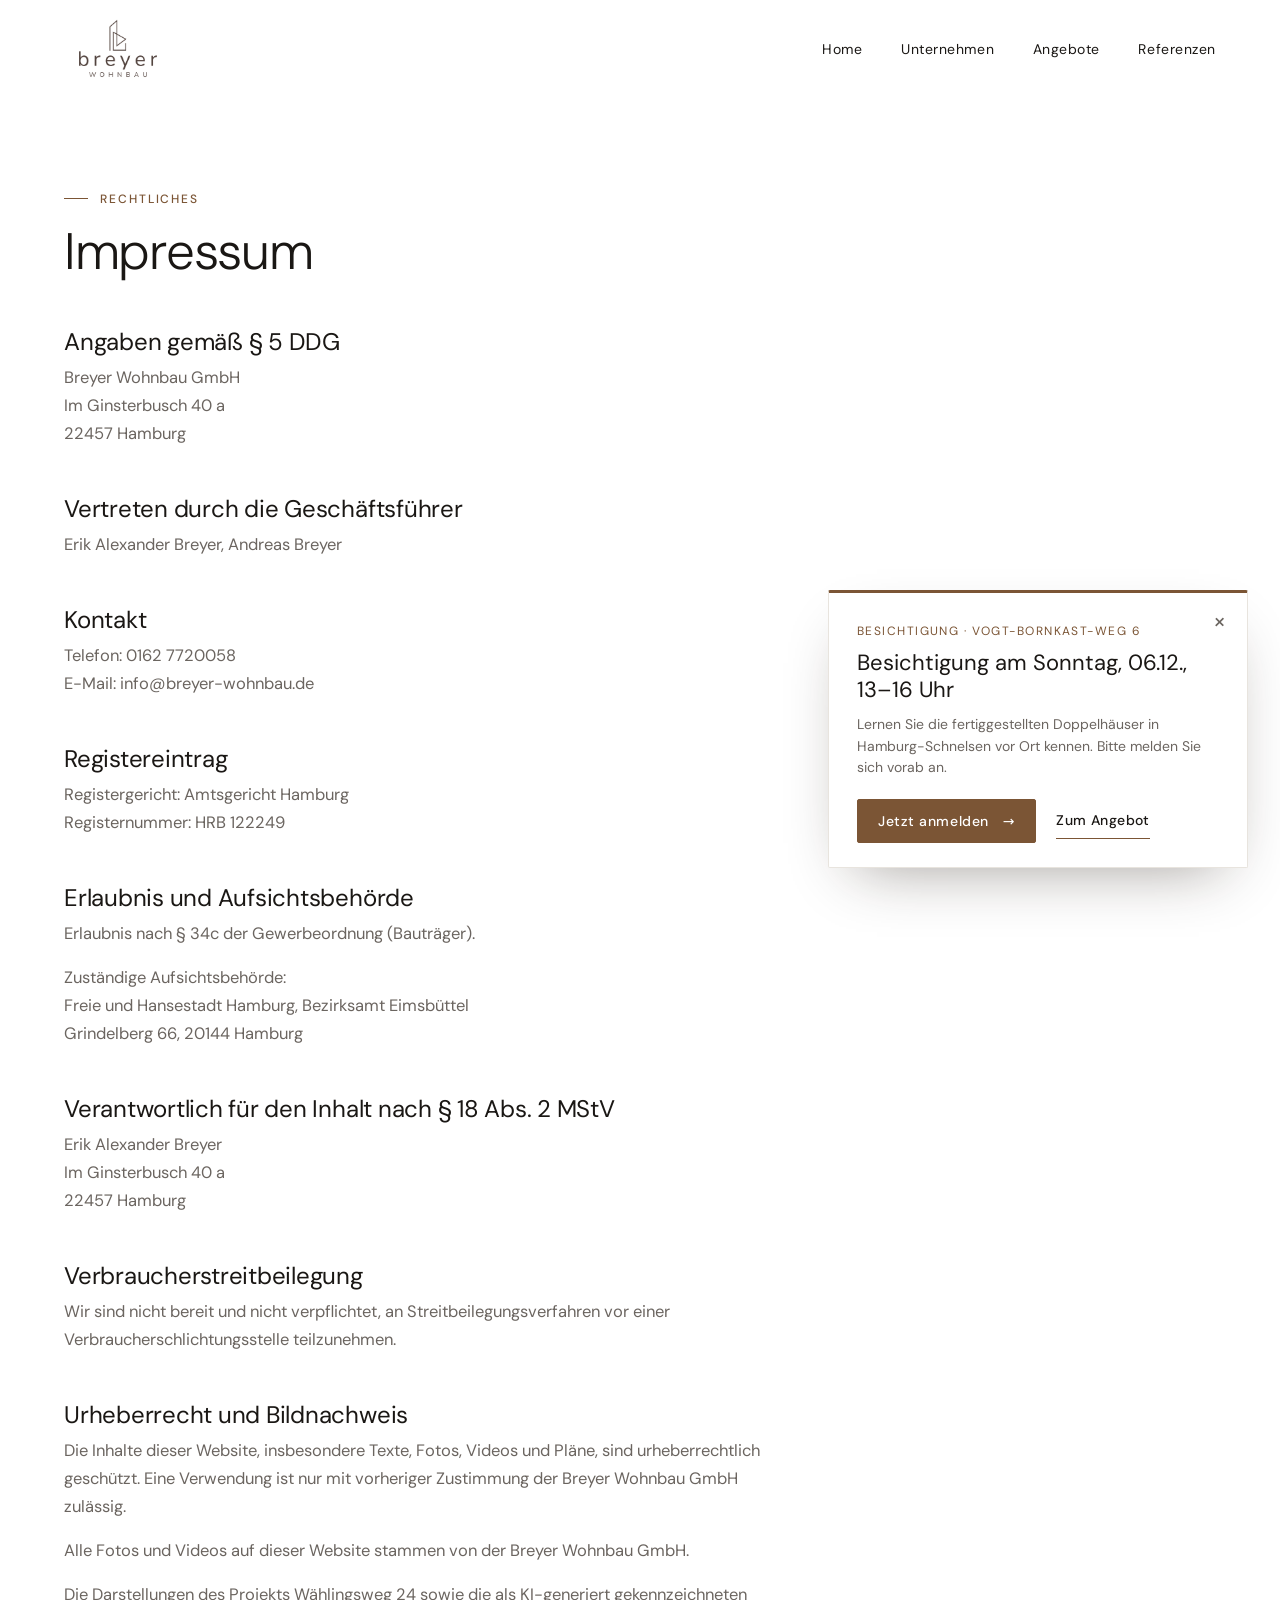
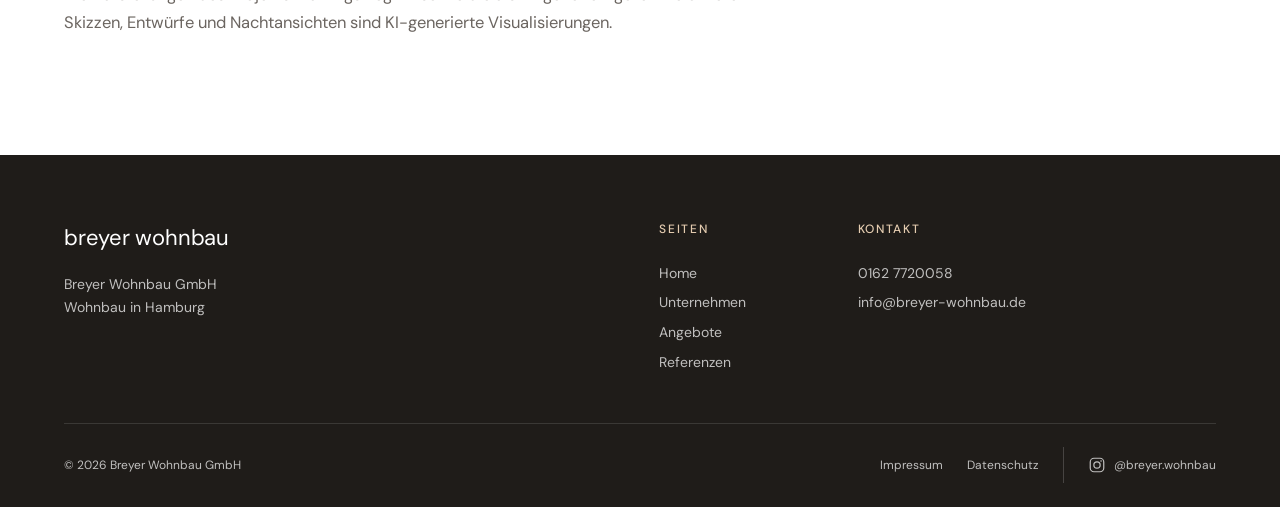
<file: impressum.html>
<!doctype html>
<html lang="de">
<head>
<meta charset="utf-8">
<meta name="viewport" content="width=device-width,initial-scale=1">
<meta name="robots" content="noindex">
<title>Impressum · Breyer Wohnbau GmbH</title>
<meta name="description" content="Impressum der Breyer Wohnbau GmbH, Hamburg – Anbieterkennzeichnung, Registereintrag und Aufsichtsbehörde.">
<meta name="theme-color" content="#ffffff">
<meta property="og:type" content="website">
<meta property="og:locale" content="de_DE">
<meta property="og:site_name" content="Breyer Wohnbau GmbH">
<meta property="og:title" content="Impressum · Breyer Wohnbau GmbH">
<meta property="og:description" content="Impressum der Breyer Wohnbau GmbH, Hamburg – Anbieterkennzeichnung, Registereintrag und Aufsichtsbehörde.">
<link rel="icon" href="favicon.png" type="image/png">
<link rel="apple-touch-icon" href="apple-touch-icon.png">
<link rel="preload" href="schriften/dm-sans-latin-400-normal.woff2" as="font" type="font/woff2" crossorigin>
<link rel="preload" href="schriften/dm-sans-latin-300-normal.woff2" as="font" type="font/woff2" crossorigin>
<link rel="stylesheet" href="design.css">
<link rel="stylesheet" href="style.css?v=20261127b">
</head>
<body class="seite-impressum">
<a class="skip" href="#inhalt">Zum Inhalt springen</a>
<header class="kopf">
<div class="kopf-innen">
<a class="nav-logo" href="index.html" aria-label="Breyer Wohnbau GmbH – zur Startseite"><img src="bilder/logo.png" alt="Breyer Wohnbau GmbH" width="320" height="231"></a>
<button class="nav-toggle" type="button" aria-expanded="false" aria-controls="hauptnav"><span class="nav-toggle-text">Menü</span><span class="nav-toggle-icon" aria-hidden="true"></span></button>
<nav id="hauptnav" class="nav-links" aria-label="Hauptnavigation"><a href="index.html">Home</a><a href="ueber-uns.html">Unternehmen</a><a href="angebot.html">Angebote</a><a href="referenzen.html">Referenzen</a><div class="nav-social"><a class="social-link" href="https://www.instagram.com/breyer.wohnbau/" target="_blank" rel="noopener" aria-label="Instagram (@breyer.wohnbau) – öffnet in neuem Fenster"><svg viewBox="0 0 24 24" width="18" height="18" aria-hidden="true" focusable="false"><rect x="3" y="3" width="18" height="18" rx="5" fill="none" stroke="currentColor" stroke-width="1.6"/><circle cx="12" cy="12" r="4.2" fill="none" stroke="currentColor" stroke-width="1.6"/><circle cx="17.4" cy="6.6" r="1.1" fill="currentColor"/></svg><span>@breyer.wohnbau</span></a></div></nav>
</div>
</header>
<main id="inhalt" tabindex="-1">
<section class="sec textseite seitenkopf"><div class="wrap"><p class="sec-label">Rechtliches</p><h1 class="sec-title">Impressum</h1><div class="fliesstext"><h2>Angaben gemäß § 5 DDG</h2>
<p>Breyer Wohnbau GmbH<br>Im Ginsterbusch 40 a<br>22457 Hamburg</p>
<h2>Vertreten durch die Geschäftsführer</h2>
<p>Erik Alexander Breyer, Andreas Breyer</p>
<h2>Kontakt</h2>
<p>Telefon: 0162 7720058<br>E-Mail: info@breyer-wohnbau.de</p>
<h2>Registereintrag</h2>
<p>Registergericht: Amtsgericht Hamburg<br>Registernummer: HRB 122249</p>
<h2>Erlaubnis und Aufsichtsbehörde</h2>
<p>Erlaubnis nach § 34c der Gewerbeordnung (Bauträger).</p>
<p>Zuständige Aufsichtsbehörde:<br>Freie und Hansestadt Hamburg, Bezirksamt Eimsbüttel<br>Grindelberg 66, 20144 Hamburg</p>
<h2>Verantwortlich für den Inhalt nach § 18 Abs. 2 MStV</h2>
<p>Erik Alexander Breyer<br>Im Ginsterbusch 40 a<br>22457 Hamburg</p>
<h2>Verbraucherstreitbeilegung</h2>
<p>Wir sind nicht bereit und nicht verpflichtet, an Streitbeilegungsverfahren vor einer Verbraucherschlichtungsstelle teilzunehmen.</p>
<h2>Urheberrecht und Bildnachweis</h2>
<p>Die Inhalte dieser Website, insbesondere Texte, Fotos, Videos und Pläne, sind urheberrechtlich geschützt. Eine Verwendung ist nur mit vorheriger Zustimmung der Breyer Wohnbau GmbH zulässig.</p>
<p>Alle Fotos und Videos auf dieser Website stammen von der Breyer Wohnbau GmbH.</p>
<p>Die Darstellungen des Projekts Wählingsweg 24 sowie die als KI-generiert gekennzeichneten Skizzen, Entwürfe und Nachtansichten sind KI-generierte Visualisierungen.</p></div></div></section>
</main>
<footer class="fuss">
<div class="wrap fuss-grid">
<div class="fuss-marke"><p class="footer-logo">breyer wohnbau</p><p>Breyer Wohnbau GmbH<br>Wohnbau in Hamburg</p></div>
<nav class="fuss-nav" aria-label="Fußzeile"><p class="fuss-titel">Seiten</p><a href="index.html">Home</a><a href="ueber-uns.html">Unternehmen</a><a href="angebot.html">Angebote</a><a href="referenzen.html">Referenzen</a></nav>
<div class="fuss-kontakt"><p class="fuss-titel">Kontakt</p><a href="tel:+491627720058">0162 7720058</a><a href="mailto:info@breyer-wohnbau.de">info@breyer-wohnbau.de</a></div>
</div>
<div class="wrap fuss-unten"><p class="footer-copy">© 2026 Breyer Wohnbau GmbH</p><div class="footer-links"><a href="impressum.html">Impressum</a><a href="datenschutz.html">Datenschutz</a><a class="social-link" href="https://www.instagram.com/breyer.wohnbau/" target="_blank" rel="noopener" aria-label="Instagram (@breyer.wohnbau) – öffnet in neuem Fenster"><svg viewBox="0 0 24 24" width="18" height="18" aria-hidden="true" focusable="false"><rect x="3" y="3" width="18" height="18" rx="5" fill="none" stroke="currentColor" stroke-width="1.6"/><circle cx="12" cy="12" r="4.2" fill="none" stroke="currentColor" stroke-width="1.6"/><circle cx="17.4" cy="6.6" r="1.1" fill="currentColor"/></svg><span>@breyer.wohnbau</span></a></div></div>
</footer>
<script src="seite.js?v=20261127b" defer></script>
</body>
</html>
</file>
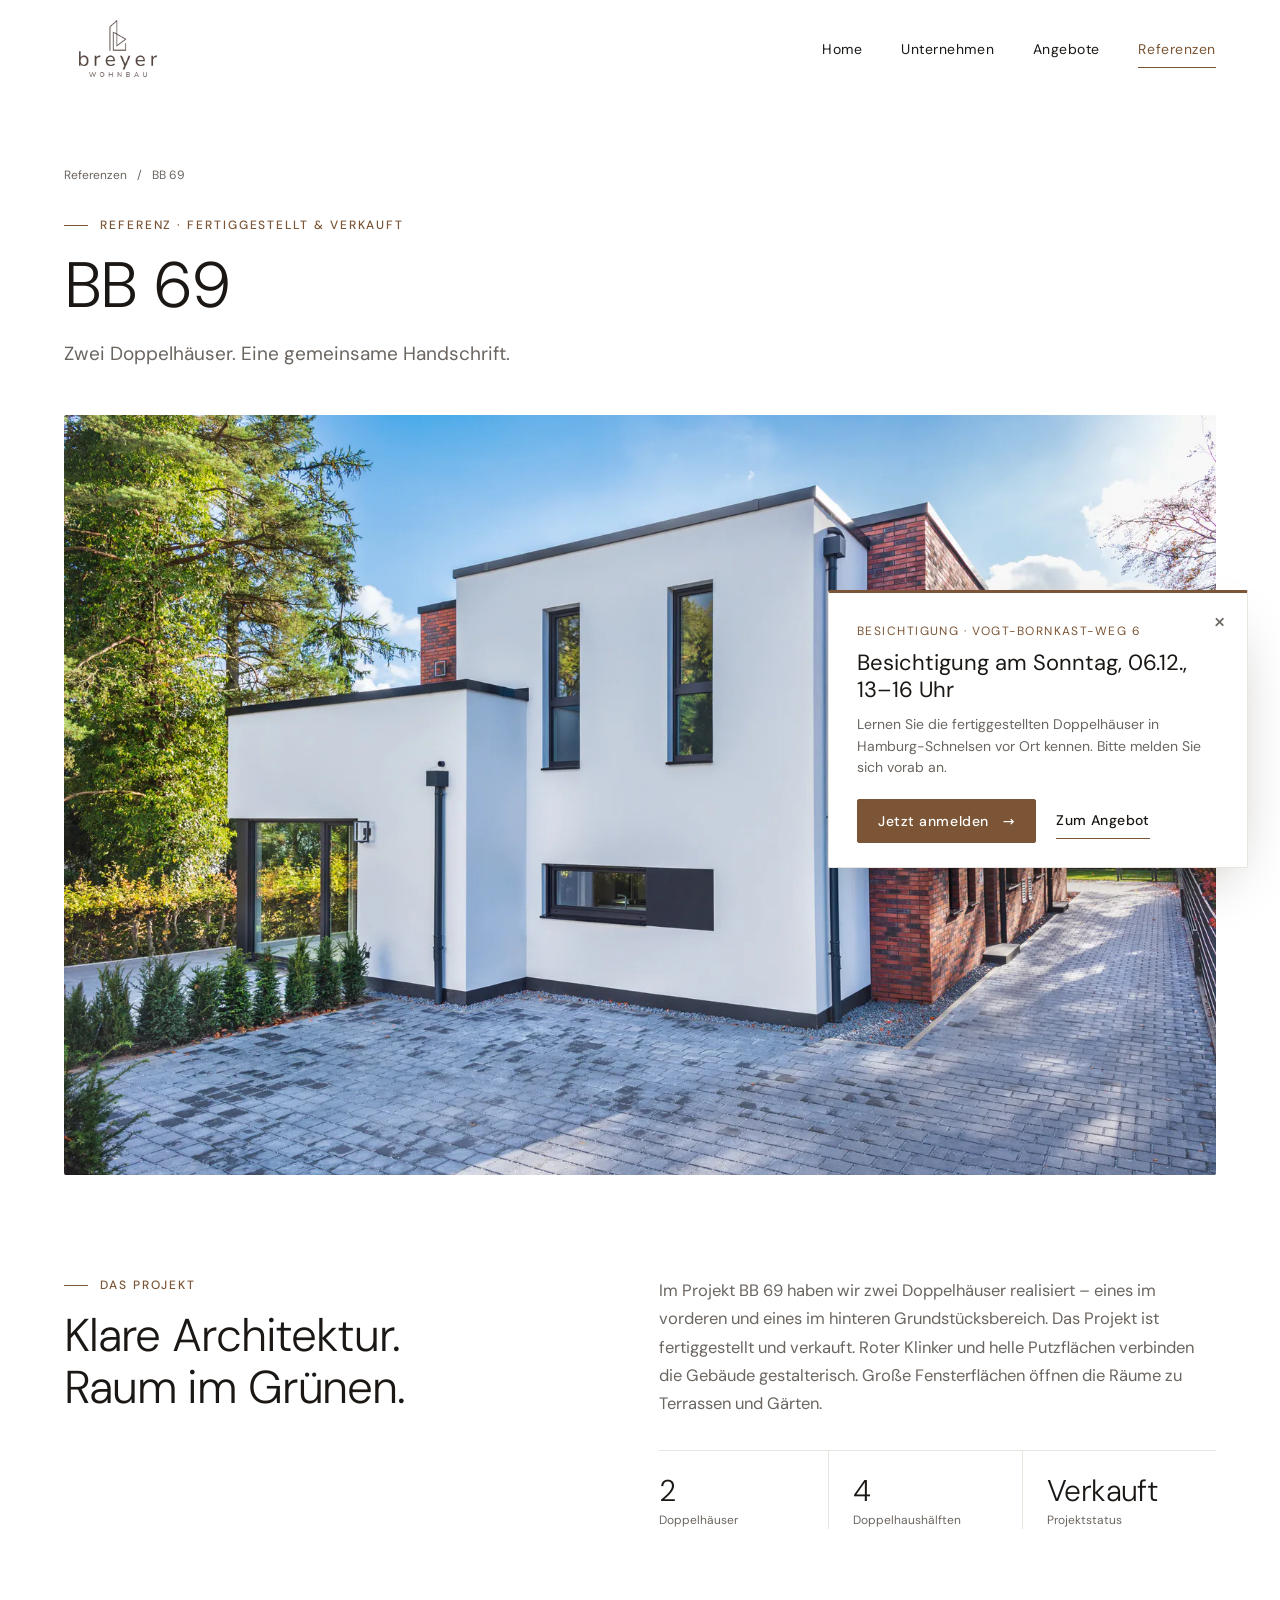
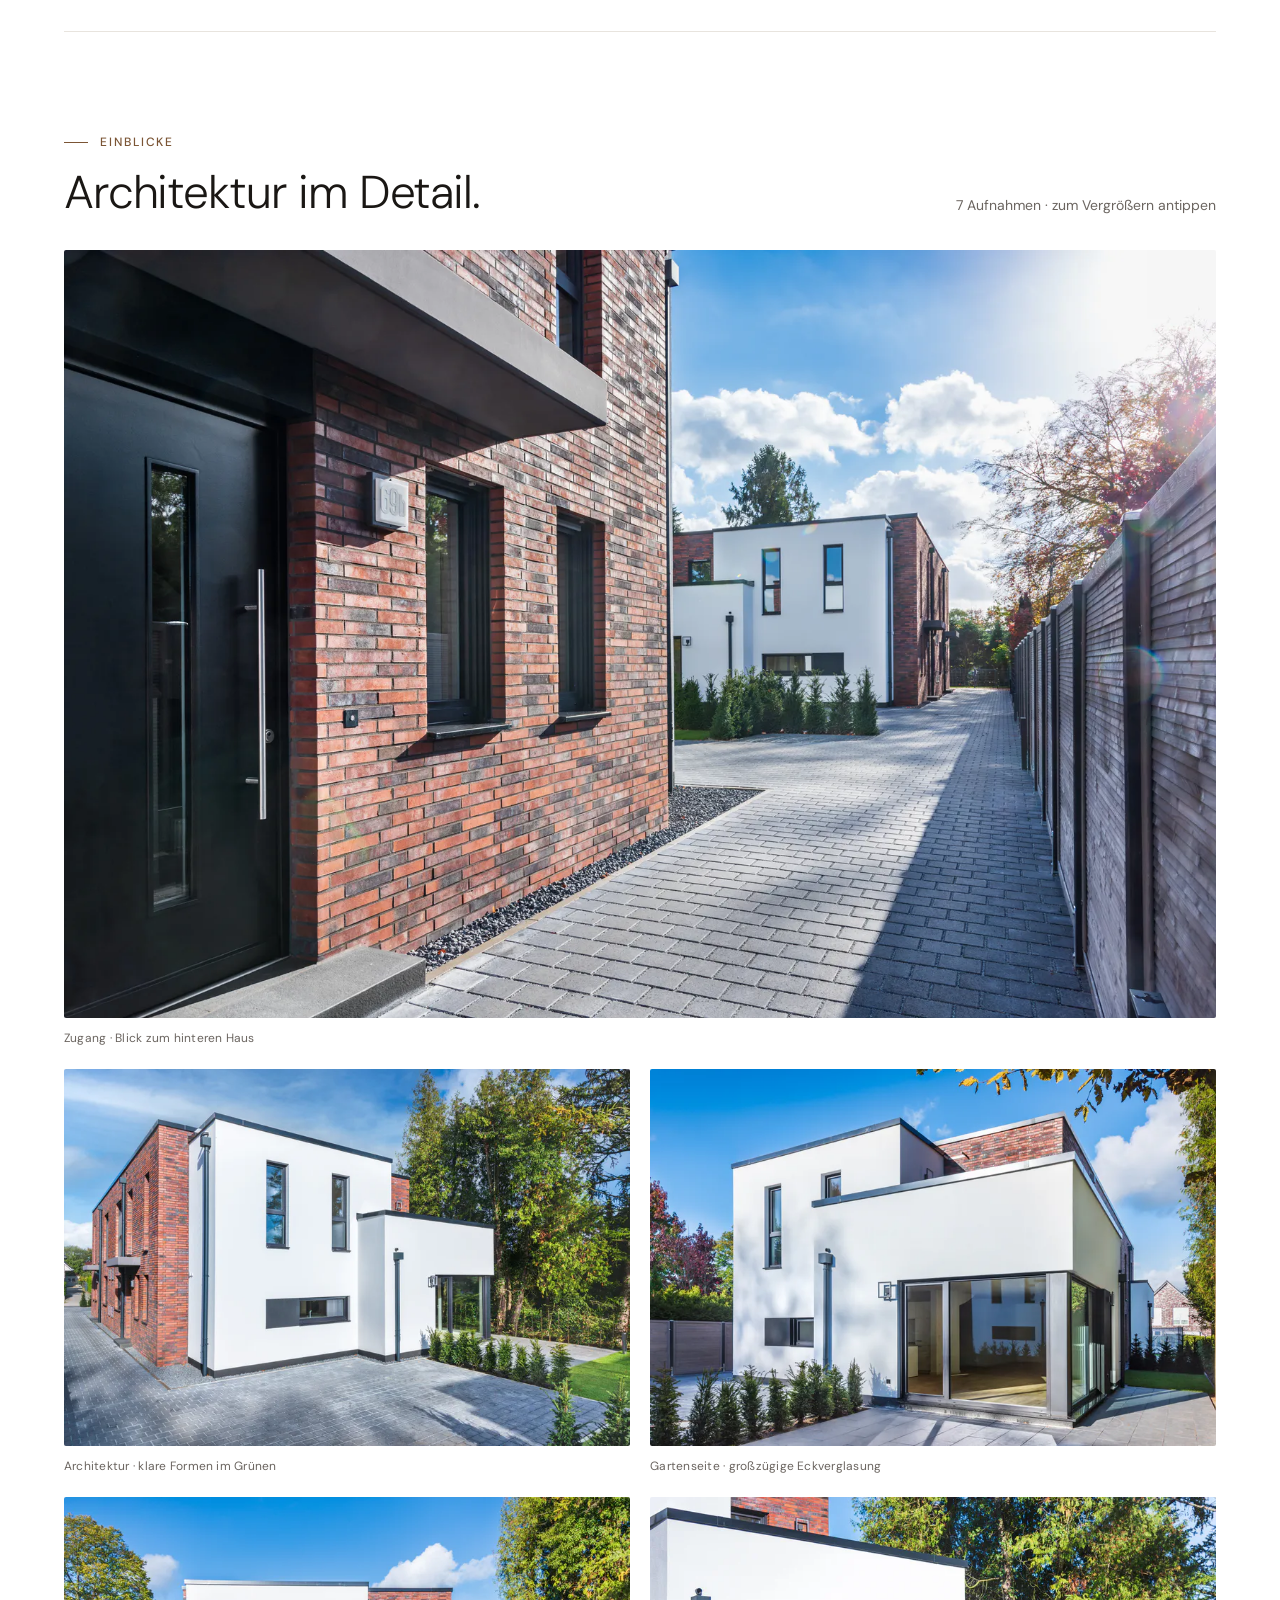
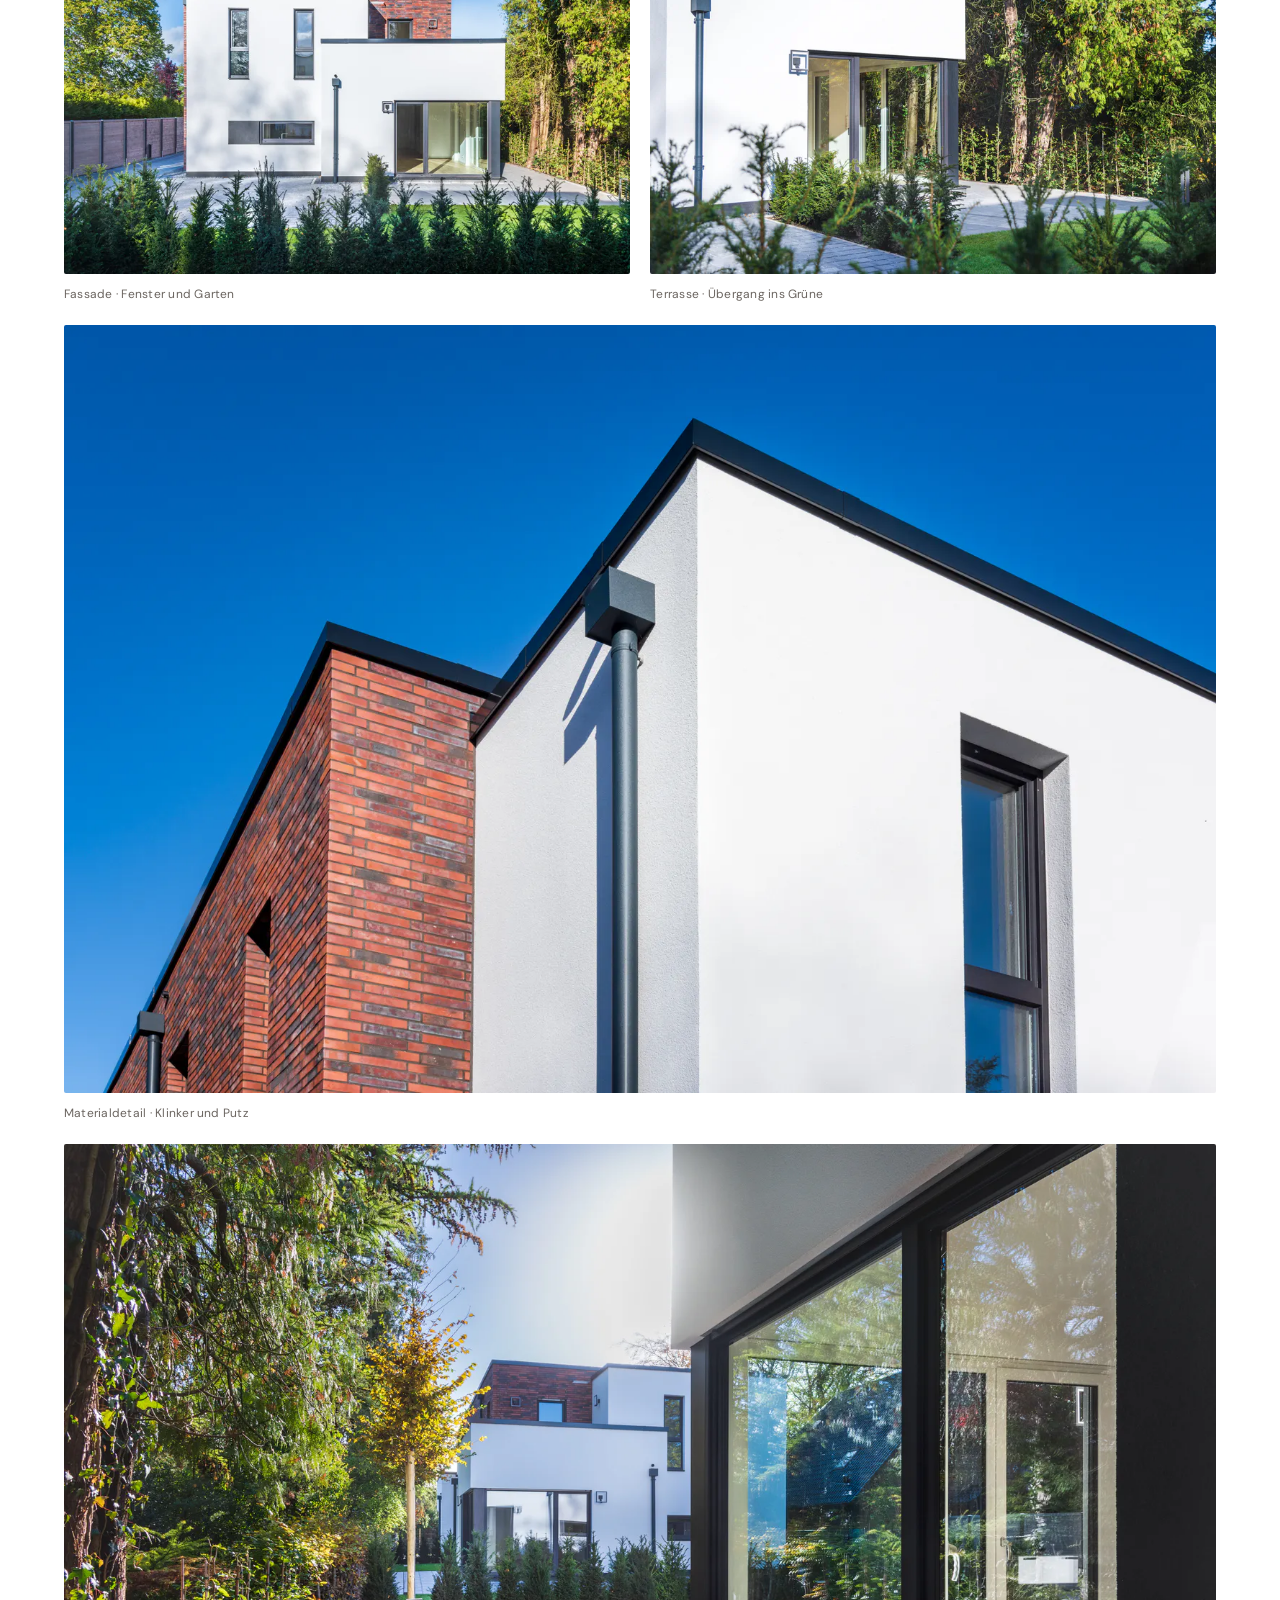
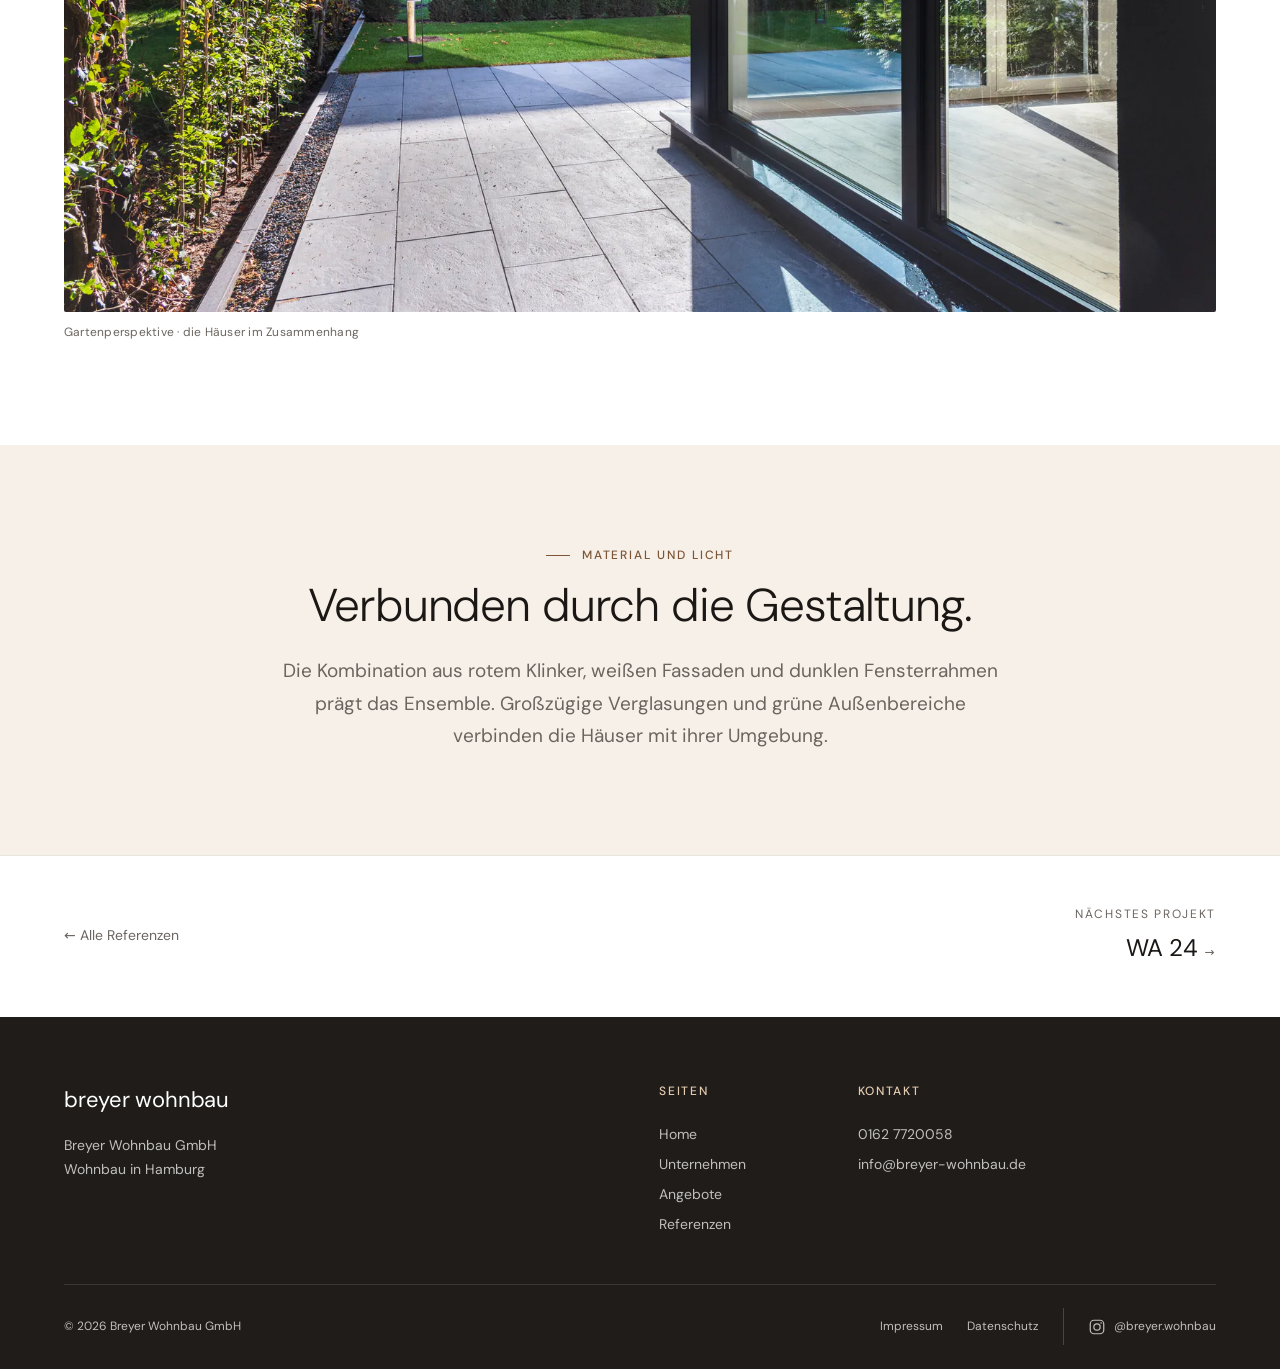
<file: referenz-bb-69.html>
<!doctype html>
<html lang="de">
<head>
<meta charset="utf-8">
<meta name="viewport" content="width=device-width,initial-scale=1">

<title>BB 69 · Breyer Wohnbau GmbH</title>
<meta name="description" content="Zwei Doppelhäuser mit vier Doppelhaushälften: ein fertiggestelltes und verkauftes Wohnbauprojekt im Projekt BB 69.">
<meta name="theme-color" content="#ffffff">
<meta property="og:type" content="website">
<meta property="og:locale" content="de_DE">
<meta property="og:site_name" content="Breyer Wohnbau GmbH">
<meta property="og:title" content="BB 69 · Breyer Wohnbau GmbH">
<meta property="og:description" content="Zwei Doppelhäuser mit vier Doppelhaushälften: ein fertiggestelltes und verkauftes Wohnbauprojekt im Projekt BB 69.">
<link rel="icon" href="favicon.png" type="image/png">
<link rel="apple-touch-icon" href="apple-touch-icon.png">
<link rel="preload" href="schriften/dm-sans-latin-400-normal.woff2" as="font" type="font/woff2" crossorigin>
<link rel="preload" href="schriften/dm-sans-latin-300-normal.woff2" as="font" type="font/woff2" crossorigin>
<link rel="preload" as="image" type="image/webp" imagesrcset="bilder/referenz-bb-69-480.webp 480w, bilder/referenz-bb-69-800.webp 800w, bilder/referenz-bb-69-1200.webp 1200w, bilder/referenz-bb-69-1600.webp 1600w, bilder/referenz-bb-69-2400.webp 2400w" imagesizes="100vw">
<link rel="stylesheet" href="design.css">
<link rel="stylesheet" href="style.css?v=20261127b">
</head>
<body class="seite-referenz-bb-69">
<a class="skip" href="#inhalt">Zum Inhalt springen</a>
<header class="kopf">
<div class="kopf-innen">
<a class="nav-logo" href="index.html" aria-label="Breyer Wohnbau GmbH – zur Startseite"><img src="bilder/logo.png" alt="Breyer Wohnbau GmbH" width="320" height="231"></a>
<button class="nav-toggle" type="button" aria-expanded="false" aria-controls="hauptnav"><span class="nav-toggle-text">Menü</span><span class="nav-toggle-icon" aria-hidden="true"></span></button>
<nav id="hauptnav" class="nav-links" aria-label="Hauptnavigation"><a href="index.html">Home</a><a href="ueber-uns.html">Unternehmen</a><a href="angebot.html">Angebote</a><a href="referenzen.html" aria-current="page">Referenzen</a><div class="nav-social"><a class="social-link" href="https://www.instagram.com/breyer.wohnbau/" target="_blank" rel="noopener" aria-label="Instagram (@breyer.wohnbau) – öffnet in neuem Fenster"><svg viewBox="0 0 24 24" width="18" height="18" aria-hidden="true" focusable="false"><rect x="3" y="3" width="18" height="18" rx="5" fill="none" stroke="currentColor" stroke-width="1.6"/><circle cx="12" cy="12" r="4.2" fill="none" stroke="currentColor" stroke-width="1.6"/><circle cx="17.4" cy="6.6" r="1.1" fill="currentColor"/></svg><span>@breyer.wohnbau</span></a></div></nav>
</div>
</header>
<main id="inhalt" tabindex="-1">
<article class="reference-detail">
<header class="rd-kopf wrap"><nav class="brotkrumen" aria-label="Brotkrumen"><a href="referenzen.html">Referenzen</a><span aria-hidden="true">/</span><span aria-current="page">BB 69</span></nav><p class="sec-label">Referenz · Fertiggestellt &amp; verkauft</p><h1>BB 69</h1><p class="rd-unter">Zwei Doppelhäuser. Eine gemeinsame Handschrift.</p></header>
<div class="rd-hero wrap-breit"><picture><source type="image/webp" srcset="bilder/referenz-bb-69-480.webp 480w, bilder/referenz-bb-69-800.webp 800w, bilder/referenz-bb-69-1200.webp 1200w, bilder/referenz-bb-69-1600.webp 1600w, bilder/referenz-bb-69-2400.webp 2400w" sizes="min(1440px, 100vw)"><img src="bilder/referenz-bb-69-1600.jpg" alt="BB 69 – Gesamtansicht" width="3000" height="2002" fetchpriority="high" decoding="async" style="object-position:50% 35%"></picture></div>
<section class="rd-intro wrap"><div><p class="sec-label">Das Projekt</p><h2>Klare Architektur. Raum im Grünen.</h2></div><div class="rd-intro-text"><p>Im Projekt BB 69 haben wir zwei Doppelhäuser realisiert – eines im vorderen und eines im hinteren Grundstücksbereich. Das Projekt ist fertiggestellt und verkauft. Roter Klinker und helle Putzflächen verbinden die Gebäude gestalterisch. Große Fensterflächen öffnen die Räume zu Terrassen und Gärten.</p><dl class="rd-facts"><div><dt>Doppelhäuser</dt><dd>2</dd></div><div><dt>Doppelhaushälften</dt><dd>4</dd></div><div><dt>Projektstatus</dt><dd>Verkauft</dd></div></dl></div></section>

<section class="rd-gallery wrap-breit" id="galerie" aria-labelledby="galerie-titel"><div class="rd-gallery-kopf"><div><p class="sec-label">Einblicke</p><h2 id="galerie-titel">Architektur im Detail.</h2></div><p>7 Aufnahmen · zum Vergrößern antippen</p></div><div class="rd-photos"><figure class="rd-foto rd-breit"><button class="rd-photo" type="button" data-full="bilder/bb-69-02-2400.webp" data-index="0" aria-label="Zugang · Blick zum hinteren Haus – vergrößern"><picture><source type="image/webp" srcset="bilder/bb-69-02-480.webp 480w, bilder/bb-69-02-800.webp 800w, bilder/bb-69-02-1200.webp 1200w, bilder/bb-69-02-1600.webp 1600w, bilder/bb-69-02-2400.webp 2400w" sizes="(max-width:700px) 100vw, min(1440px, 94vw)"><img src="bilder/bb-69-02-1600.jpg" alt="Zugang · Blick zum hinteren Haus" width="3000" height="2002" loading="lazy" decoding="async"></picture></button><figcaption>Zugang · Blick zum hinteren Haus</figcaption></figure><figure class="rd-foto"><button class="rd-photo" type="button" data-full="bilder/bb-69-03-2400.webp" data-index="1" aria-label="Architektur · klare Formen im Grünen – vergrößern"><picture><source type="image/webp" srcset="bilder/bb-69-03-480.webp 480w, bilder/bb-69-03-800.webp 800w, bilder/bb-69-03-1200.webp 1200w, bilder/bb-69-03-1600.webp 1600w, bilder/bb-69-03-2400.webp 2400w" sizes="(max-width:700px) 100vw, min(720px, 47vw)"><img src="bilder/bb-69-03-1600.jpg" alt="Architektur · klare Formen im Grünen" width="3000" height="2002" loading="lazy" decoding="async"></picture></button><figcaption>Architektur · klare Formen im Grünen</figcaption></figure><figure class="rd-foto"><button class="rd-photo" type="button" data-full="bilder/bb-69-04-2400.webp" data-index="2" aria-label="Gartenseite · großzügige Eckverglasung – vergrößern"><picture><source type="image/webp" srcset="bilder/bb-69-04-480.webp 480w, bilder/bb-69-04-800.webp 800w, bilder/bb-69-04-1200.webp 1200w, bilder/bb-69-04-1600.webp 1600w, bilder/bb-69-04-2400.webp 2400w" sizes="(max-width:700px) 100vw, min(720px, 47vw)"><img src="bilder/bb-69-04-1600.jpg" alt="Gartenseite · großzügige Eckverglasung" width="3000" height="2002" loading="lazy" decoding="async"></picture></button><figcaption>Gartenseite · großzügige Eckverglasung</figcaption></figure><figure class="rd-foto"><button class="rd-photo" type="button" data-full="bilder/bb-69-05-2400.webp" data-index="3" aria-label="Fassade · Fenster und Garten – vergrößern"><picture><source type="image/webp" srcset="bilder/bb-69-05-480.webp 480w, bilder/bb-69-05-800.webp 800w, bilder/bb-69-05-1200.webp 1200w, bilder/bb-69-05-1600.webp 1600w, bilder/bb-69-05-2400.webp 2400w" sizes="(max-width:700px) 100vw, min(720px, 47vw)"><img src="bilder/bb-69-05-1600.jpg" alt="Fassade · Fenster und Garten" width="3000" height="2002" loading="lazy" decoding="async"></picture></button><figcaption>Fassade · Fenster und Garten</figcaption></figure><figure class="rd-foto"><button class="rd-photo" type="button" data-full="bilder/bb-69-06-2400.webp" data-index="4" aria-label="Terrasse · Übergang ins Grüne – vergrößern"><picture><source type="image/webp" srcset="bilder/bb-69-06-480.webp 480w, bilder/bb-69-06-800.webp 800w, bilder/bb-69-06-1200.webp 1200w, bilder/bb-69-06-1600.webp 1600w, bilder/bb-69-06-2400.webp 2400w" sizes="(max-width:700px) 100vw, min(720px, 47vw)"><img src="bilder/bb-69-06-1600.jpg" alt="Terrasse · Übergang ins Grüne" width="3000" height="2002" loading="lazy" decoding="async"></picture></button><figcaption>Terrasse · Übergang ins Grüne</figcaption></figure><figure class="rd-foto rd-breit"><button class="rd-photo" type="button" data-full="bilder/bb-69-07-2400.webp" data-index="5" aria-label="Materialdetail · Klinker und Putz – vergrößern"><picture><source type="image/webp" srcset="bilder/bb-69-07-480.webp 480w, bilder/bb-69-07-800.webp 800w, bilder/bb-69-07-1200.webp 1200w, bilder/bb-69-07-1600.webp 1600w, bilder/bb-69-07-2400.webp 2400w" sizes="(max-width:700px) 100vw, min(1440px, 94vw)"><img src="bilder/bb-69-07-1600.jpg" alt="Materialdetail · Klinker und Putz" width="3000" height="2002" loading="lazy" decoding="async"></picture></button><figcaption>Materialdetail · Klinker und Putz</figcaption></figure><figure class="rd-foto rd-breit"><button class="rd-photo" type="button" data-full="bilder/bb-69-08-2400.webp" data-index="6" aria-label="Gartenperspektive · die Häuser im Zusammenhang – vergrößern"><picture><source type="image/webp" srcset="bilder/bb-69-08-480.webp 480w, bilder/bb-69-08-800.webp 800w, bilder/bb-69-08-1200.webp 1200w, bilder/bb-69-08-1600.webp 1600w, bilder/bb-69-08-2400.webp 2400w" sizes="(max-width:700px) 100vw, min(1440px, 94vw)"><img src="bilder/bb-69-08-1600.jpg" alt="Gartenperspektive · die Häuser im Zusammenhang" width="3000" height="2002" loading="lazy" decoding="async"></picture></button><figcaption>Gartenperspektive · die Häuser im Zusammenhang</figcaption></figure></div></section>
<section class="rd-concept wrap"><p class="sec-label">Material und Licht</p><h2>Verbunden durch die Gestaltung.</h2><p>Die Kombination aus rotem Klinker, weißen Fassaden und dunklen Fensterrahmen prägt das Ensemble. Großzügige Verglasungen und grüne Außenbereiche verbinden die Häuser mit ihrer Umgebung.</p></section>
<nav class="rd-end" aria-label="Weitere Referenzen"><div class="wrap rd-end-innen"><a class="rd-zurueck" href="referenzen.html"><span aria-hidden="true">←</span> Alle Referenzen</a><a class="rd-weiter" href="referenz-wa-24.html"><span>Nächstes Projekt</span><strong>WA 24 <span class="pfeil" aria-hidden="true">→</span></strong></a></div></nav>
<dialog class="rd-viewer" aria-label="Bildansicht BB 69"><div class="rd-viewer-bild"><img alt=""></div><p class="rd-viewer-text" aria-live="polite"></p><div class="rd-viewer-leiste"><button class="rd-prev" type="button" aria-label="Vorheriges Bild">←</button><span class="rd-zaehler"></span><button class="rd-next" type="button" aria-label="Nächstes Bild">→</button></div><button class="rd-close" type="button" aria-label="Bildansicht schließen">✕</button></dialog>
</article>
</main>
<footer class="fuss">
<div class="wrap fuss-grid">
<div class="fuss-marke"><p class="footer-logo">breyer wohnbau</p><p>Breyer Wohnbau GmbH<br>Wohnbau in Hamburg</p></div>
<nav class="fuss-nav" aria-label="Fußzeile"><p class="fuss-titel">Seiten</p><a href="index.html">Home</a><a href="ueber-uns.html">Unternehmen</a><a href="angebot.html">Angebote</a><a href="referenzen.html">Referenzen</a></nav>
<div class="fuss-kontakt"><p class="fuss-titel">Kontakt</p><a href="tel:+491627720058">0162 7720058</a><a href="mailto:info@breyer-wohnbau.de">info@breyer-wohnbau.de</a></div>
</div>
<div class="wrap fuss-unten"><p class="footer-copy">© 2026 Breyer Wohnbau GmbH</p><div class="footer-links"><a href="impressum.html">Impressum</a><a href="datenschutz.html">Datenschutz</a><a class="social-link" href="https://www.instagram.com/breyer.wohnbau/" target="_blank" rel="noopener" aria-label="Instagram (@breyer.wohnbau) – öffnet in neuem Fenster"><svg viewBox="0 0 24 24" width="18" height="18" aria-hidden="true" focusable="false"><rect x="3" y="3" width="18" height="18" rx="5" fill="none" stroke="currentColor" stroke-width="1.6"/><circle cx="12" cy="12" r="4.2" fill="none" stroke="currentColor" stroke-width="1.6"/><circle cx="17.4" cy="6.6" r="1.1" fill="currentColor"/></svg><span>@breyer.wohnbau</span></a></div></div>
</footer>
<script src="seite.js?v=20261127b" defer></script>
<script src="referenz.js" defer></script>
</body>
</html>
</file>
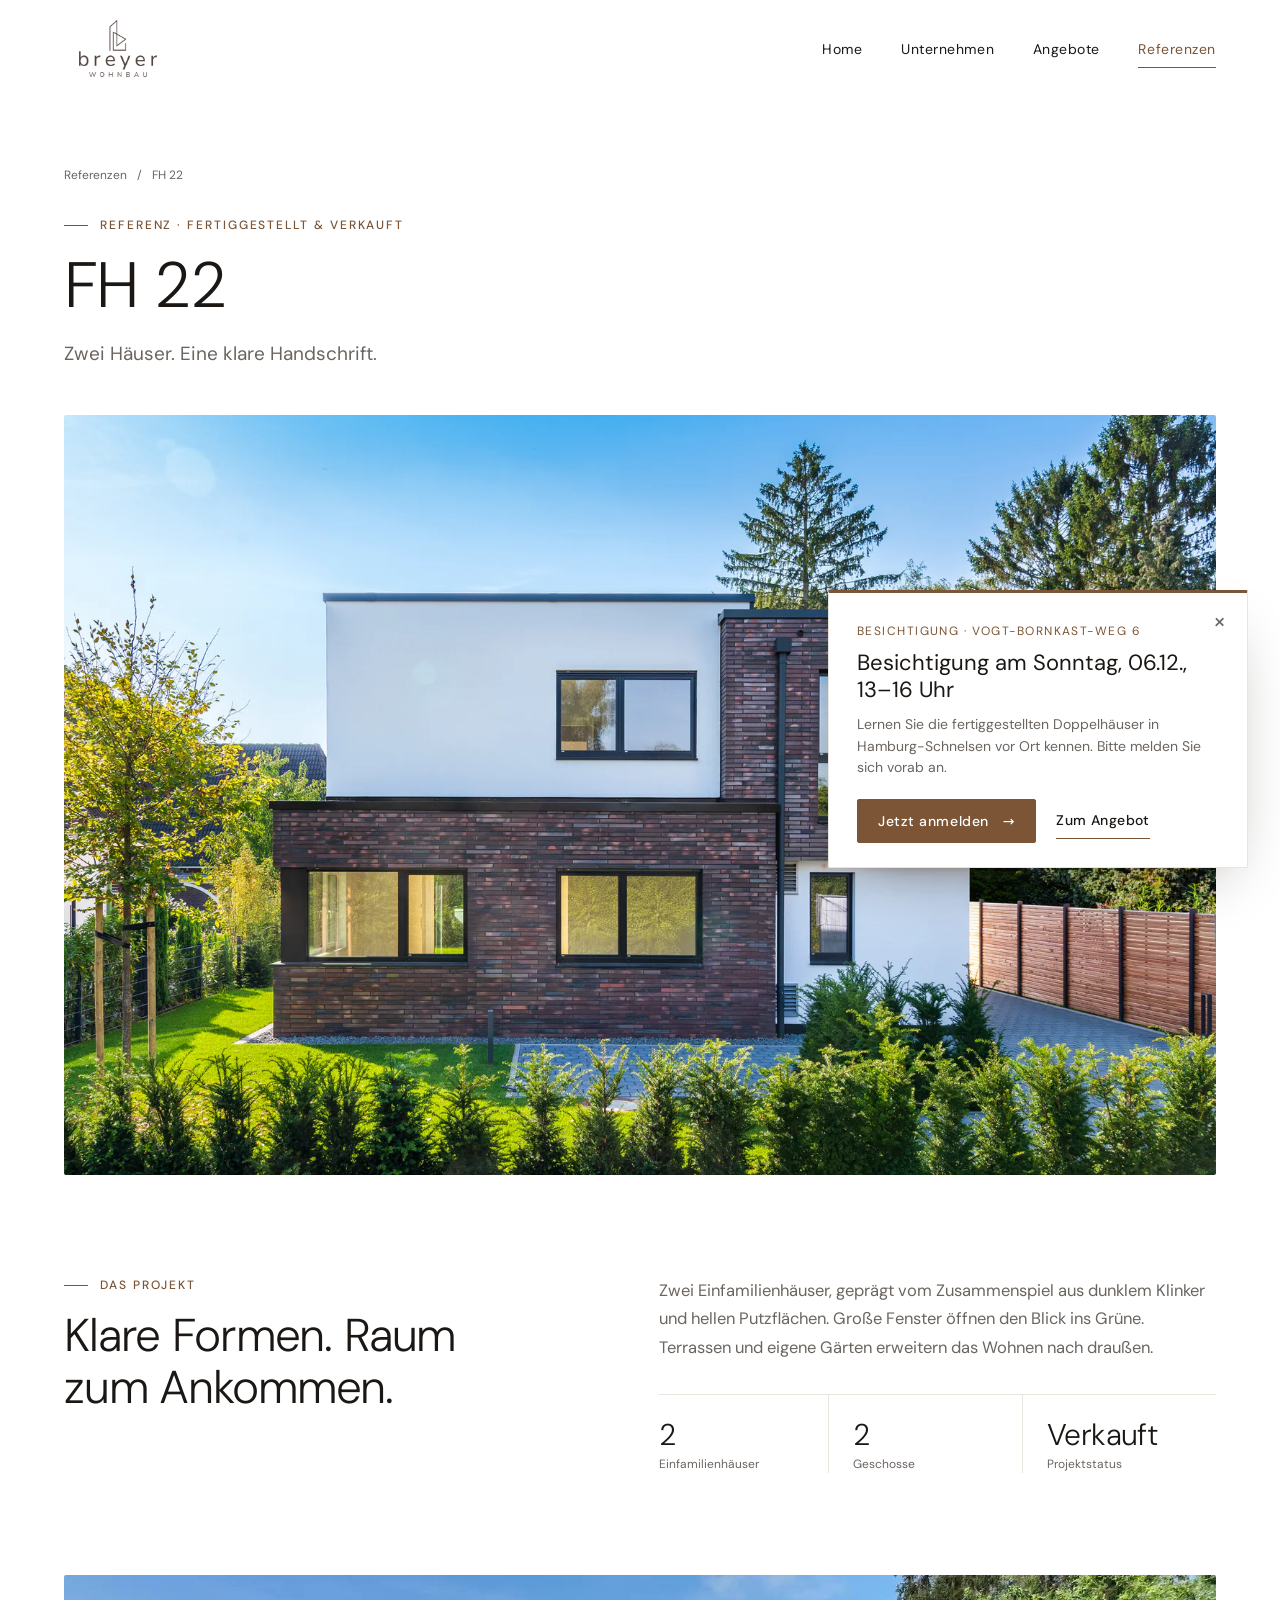
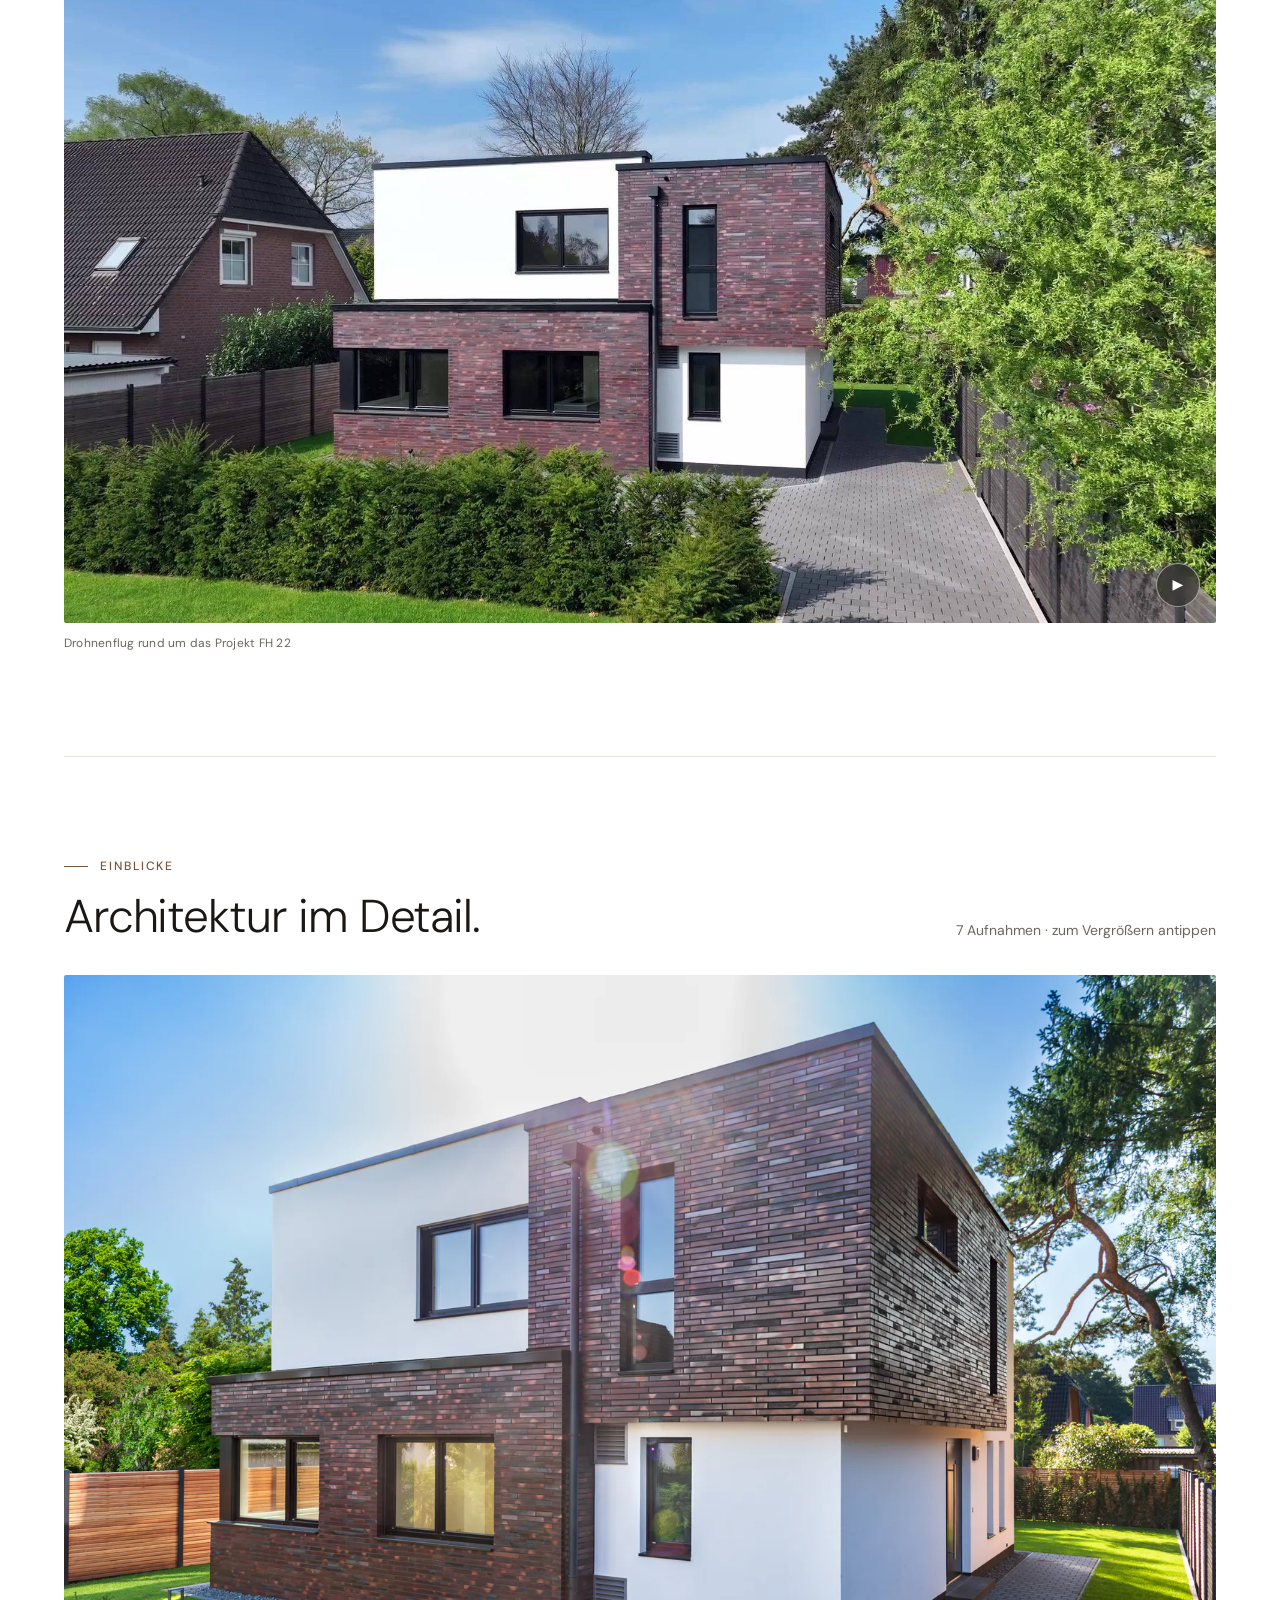
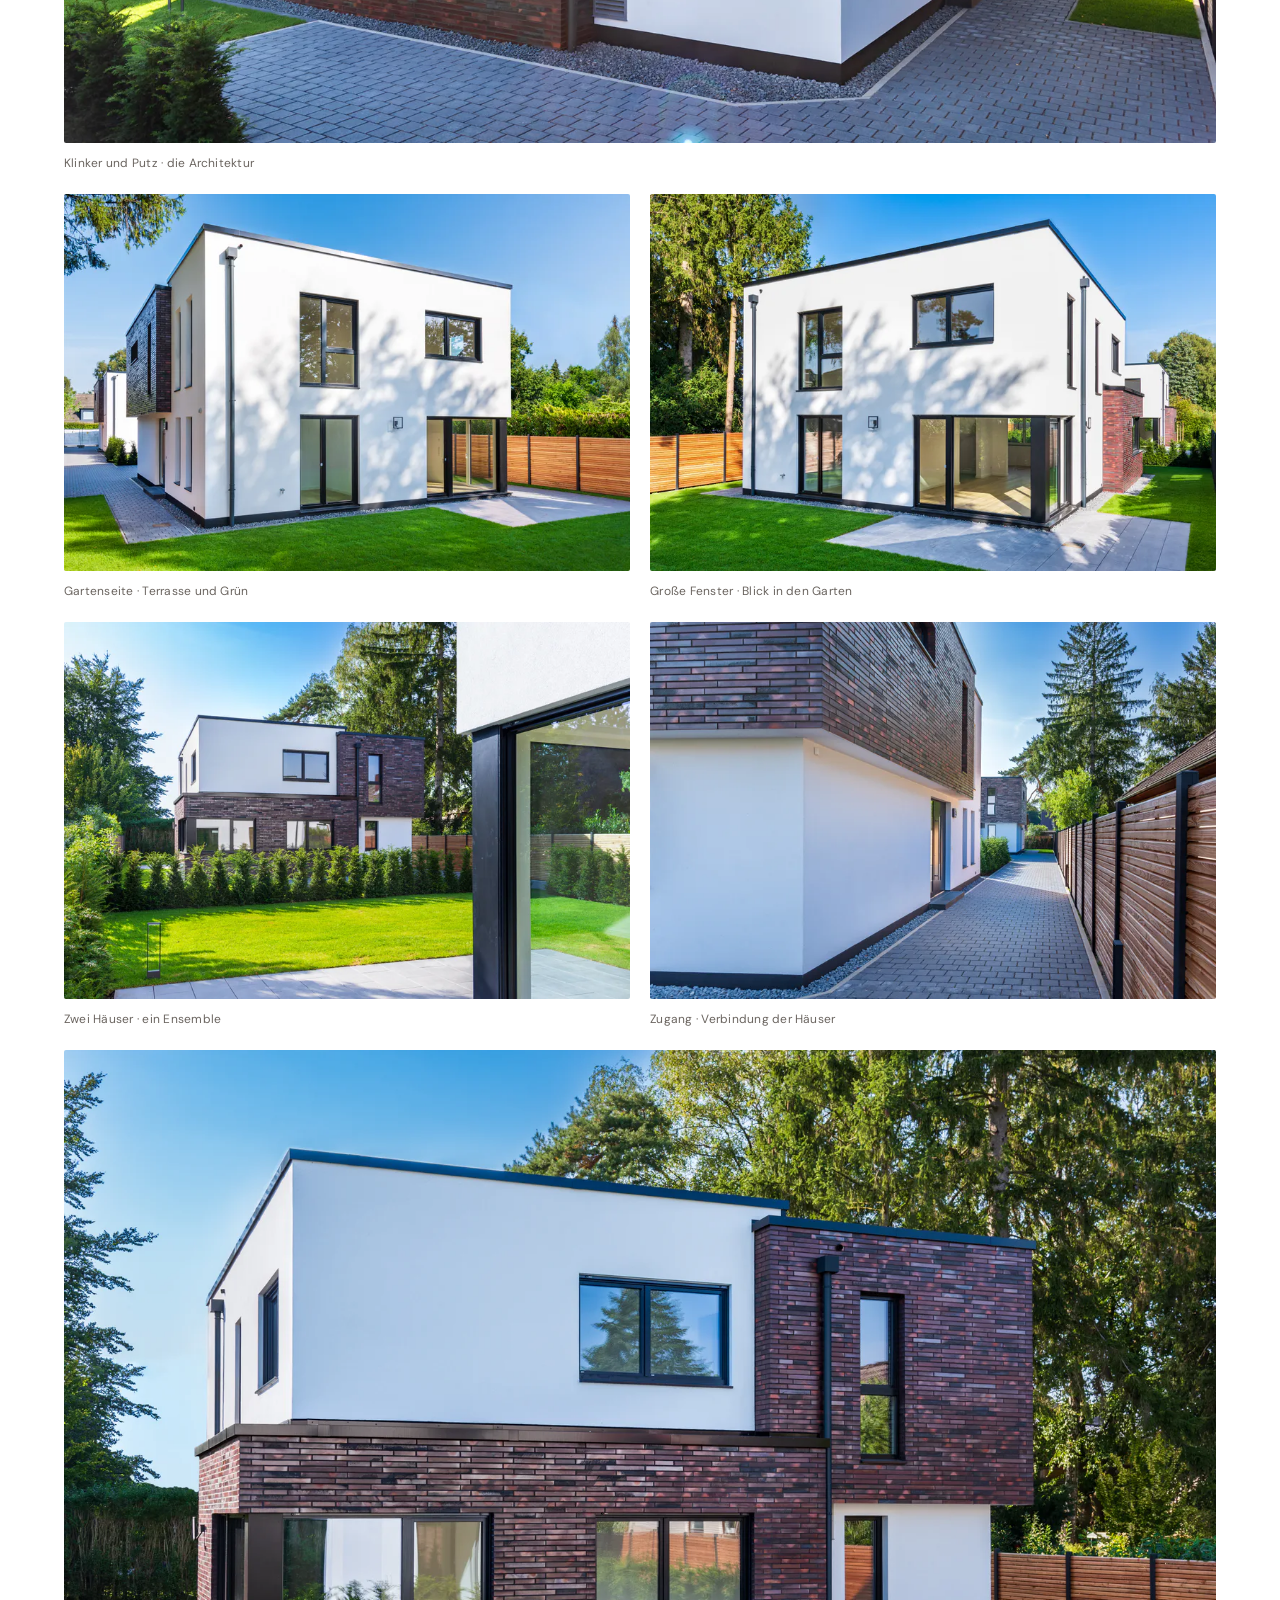
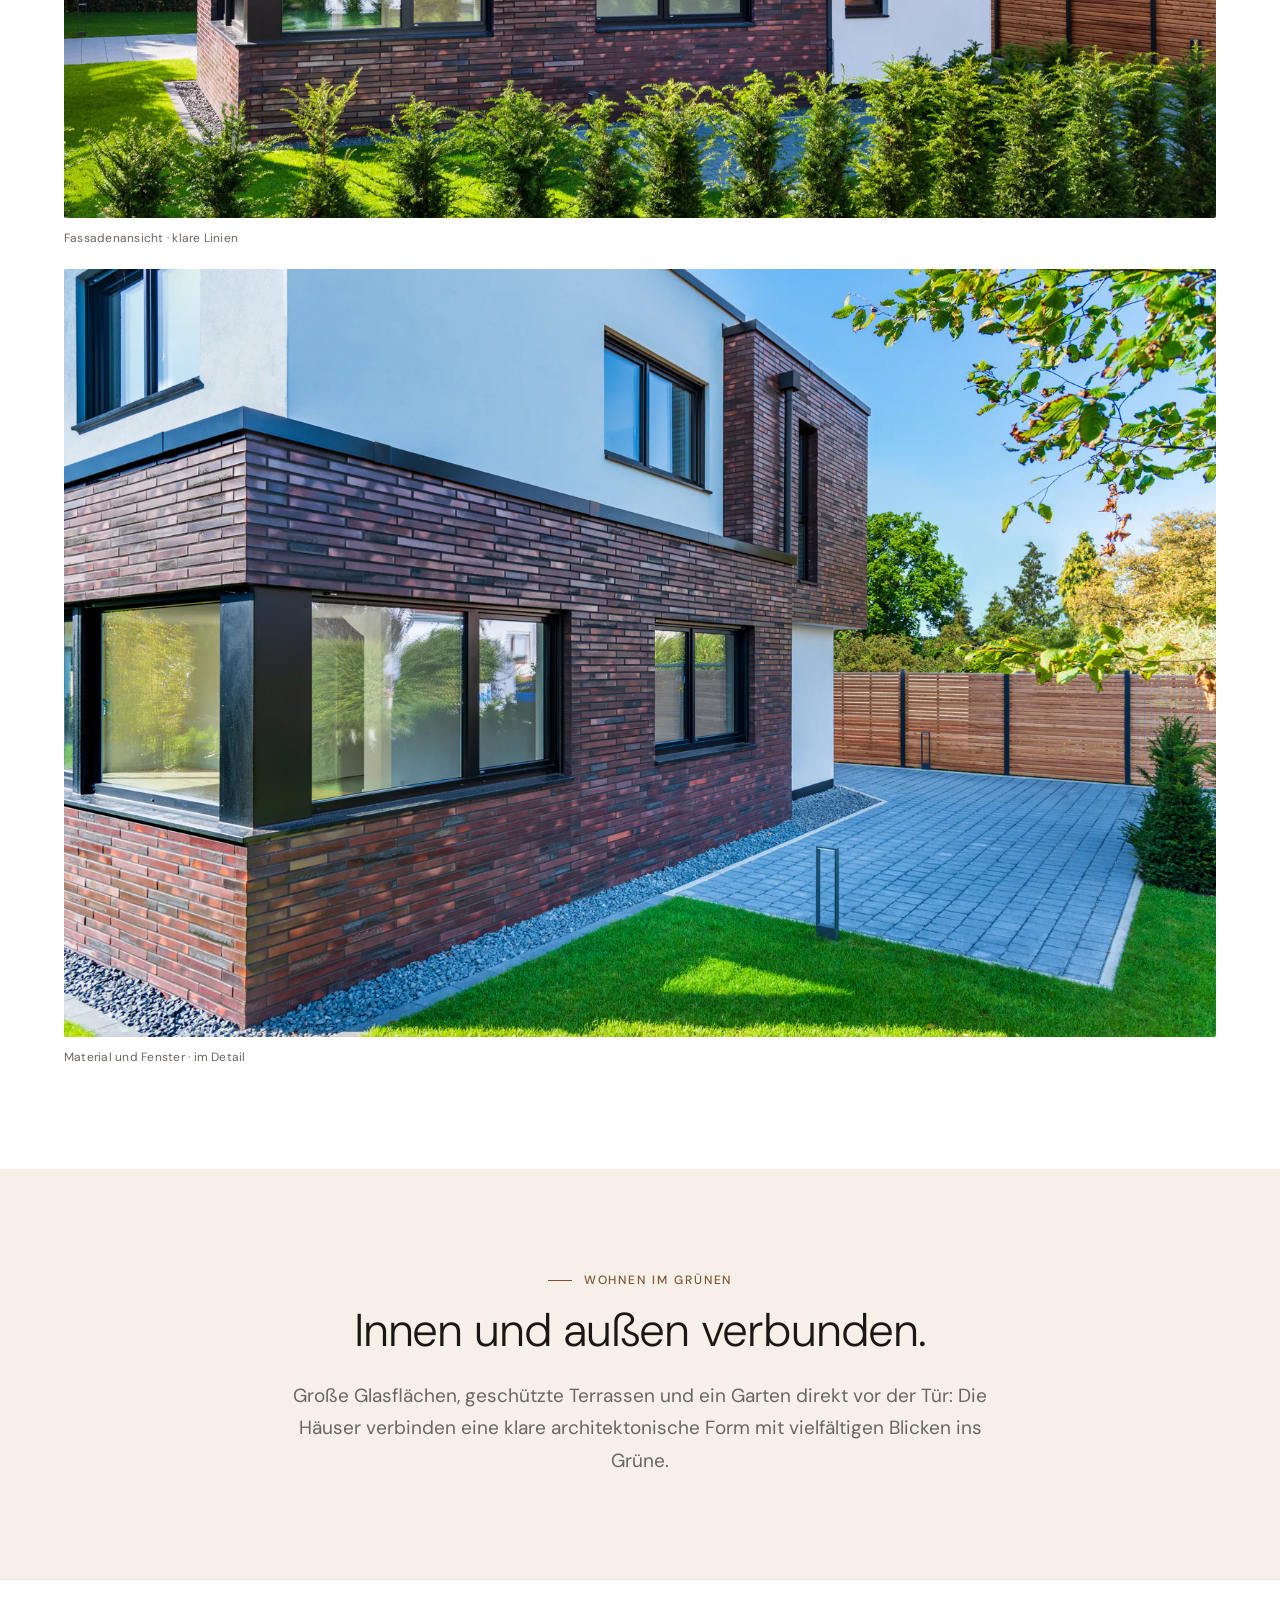
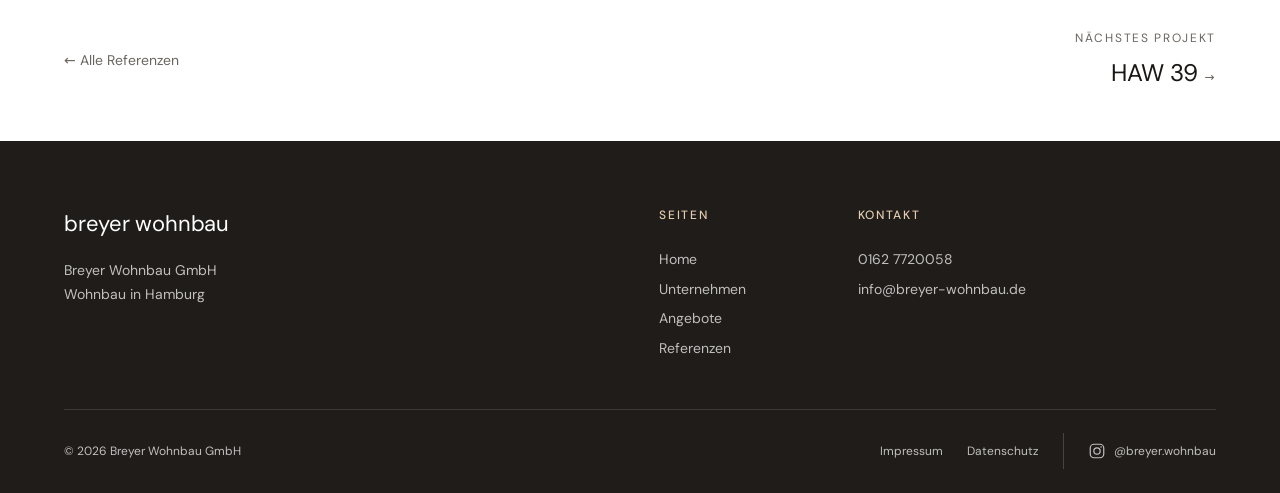
<file: referenz-fh-22.html>
<!doctype html>
<html lang="de">
<head>
<meta charset="utf-8">
<meta name="viewport" content="width=device-width,initial-scale=1">

<title>FH 22 · Breyer Wohnbau GmbH</title>
<meta name="description" content="Zwei fertiggestellte und verkaufte Einfamilienhäuser im Projekt FH 22.">
<meta name="theme-color" content="#ffffff">
<meta property="og:type" content="website">
<meta property="og:locale" content="de_DE">
<meta property="og:site_name" content="Breyer Wohnbau GmbH">
<meta property="og:title" content="FH 22 · Breyer Wohnbau GmbH">
<meta property="og:description" content="Zwei fertiggestellte und verkaufte Einfamilienhäuser im Projekt FH 22.">
<link rel="icon" href="favicon.png" type="image/png">
<link rel="apple-touch-icon" href="apple-touch-icon.png">
<link rel="preload" href="schriften/dm-sans-latin-400-normal.woff2" as="font" type="font/woff2" crossorigin>
<link rel="preload" href="schriften/dm-sans-latin-300-normal.woff2" as="font" type="font/woff2" crossorigin>
<link rel="preload" as="image" type="image/webp" imagesrcset="bilder/fh-22-01-480.webp 480w, bilder/fh-22-01-800.webp 800w, bilder/fh-22-01-1200.webp 1200w, bilder/fh-22-01-1600.webp 1600w, bilder/fh-22-01-2400.webp 2400w" imagesizes="100vw">
<link rel="stylesheet" href="design.css">
<link rel="stylesheet" href="style.css?v=20261127b">
</head>
<body class="seite-referenz-fh-22">
<a class="skip" href="#inhalt">Zum Inhalt springen</a>
<header class="kopf">
<div class="kopf-innen">
<a class="nav-logo" href="index.html" aria-label="Breyer Wohnbau GmbH – zur Startseite"><img src="bilder/logo.png" alt="Breyer Wohnbau GmbH" width="320" height="231"></a>
<button class="nav-toggle" type="button" aria-expanded="false" aria-controls="hauptnav"><span class="nav-toggle-text">Menü</span><span class="nav-toggle-icon" aria-hidden="true"></span></button>
<nav id="hauptnav" class="nav-links" aria-label="Hauptnavigation"><a href="index.html">Home</a><a href="ueber-uns.html">Unternehmen</a><a href="angebot.html">Angebote</a><a href="referenzen.html" aria-current="page">Referenzen</a><div class="nav-social"><a class="social-link" href="https://www.instagram.com/breyer.wohnbau/" target="_blank" rel="noopener" aria-label="Instagram (@breyer.wohnbau) – öffnet in neuem Fenster"><svg viewBox="0 0 24 24" width="18" height="18" aria-hidden="true" focusable="false"><rect x="3" y="3" width="18" height="18" rx="5" fill="none" stroke="currentColor" stroke-width="1.6"/><circle cx="12" cy="12" r="4.2" fill="none" stroke="currentColor" stroke-width="1.6"/><circle cx="17.4" cy="6.6" r="1.1" fill="currentColor"/></svg><span>@breyer.wohnbau</span></a></div></nav>
</div>
</header>
<main id="inhalt" tabindex="-1">
<article class="reference-detail">
<header class="rd-kopf wrap"><nav class="brotkrumen" aria-label="Brotkrumen"><a href="referenzen.html">Referenzen</a><span aria-hidden="true">/</span><span aria-current="page">FH 22</span></nav><p class="sec-label">Referenz · Fertiggestellt &amp; verkauft</p><h1>FH 22</h1><p class="rd-unter">Zwei Häuser. Eine klare Handschrift.</p></header>
<div class="rd-hero wrap-breit"><picture><source type="image/webp" srcset="bilder/fh-22-01-480.webp 480w, bilder/fh-22-01-800.webp 800w, bilder/fh-22-01-1200.webp 1200w, bilder/fh-22-01-1600.webp 1600w, bilder/fh-22-01-2400.webp 2400w" sizes="min(1440px, 100vw)"><img src="bilder/fh-22-01-1600.jpg" alt="FH 22 – Gesamtansicht" width="2500" height="1669" fetchpriority="high" decoding="async" style="object-position:50% 35%"></picture></div>
<section class="rd-intro wrap"><div><p class="sec-label">Das Projekt</p><h2>Klare Formen. Raum zum Ankommen.</h2></div><div class="rd-intro-text"><p>Zwei Einfamilienhäuser, geprägt vom Zusammenspiel aus dunklem Klinker und hellen Putzflächen. Große Fenster öffnen den Blick ins Grüne. Terrassen und eigene Gärten erweitern das Wohnen nach draußen.</p><dl class="rd-facts"><div><dt>Einfamilienhäuser</dt><dd>2</dd></div><div><dt>Geschosse</dt><dd>2</dd></div><div><dt>Projektstatus</dt><dd>Verkauft</dd></div></dl></div></section>
<section class="rd-video wrap-breit" aria-label="Drohnenflug rund um das Projekt FH 22"><div class="video-rahmen"><video muted loop playsinline preload="none" poster="videos/fh-22-poster.jpg" aria-label="Drohnenflug um das Einfamilienhaus im Projekt FH 22 mit weißer Putzfassade, rotbraunem Klinker, Garten und Zufahrt"><source data-src="videos/fh-22-hevc.mp4" type="video/mp4; codecs=hvc1"><source data-src="videos/fh-22-h264.mp4" type="video/mp4"></video><button class="video-schalter" type="button" aria-label="Video abspielen" hidden><span aria-hidden="true">▶</span></button></div><p class="image-note">Drohnenflug rund um das Projekt FH 22</p></section>
<section class="rd-gallery wrap-breit" id="galerie" aria-labelledby="galerie-titel"><div class="rd-gallery-kopf"><div><p class="sec-label">Einblicke</p><h2 id="galerie-titel">Architektur im Detail.</h2></div><p>7 Aufnahmen · zum Vergrößern antippen</p></div><div class="rd-photos"><figure class="rd-foto rd-breit"><button class="rd-photo" type="button" data-full="bilder/fh-22-09-2400.webp" data-index="0" aria-label="Klinker und Putz · die Architektur – vergrößern"><picture><source type="image/webp" srcset="bilder/fh-22-09-480.webp 480w, bilder/fh-22-09-800.webp 800w, bilder/fh-22-09-1200.webp 1200w, bilder/fh-22-09-1600.webp 1600w, bilder/fh-22-09-2400.webp 2400w" sizes="(max-width:700px) 100vw, min(1440px, 94vw)"><img src="bilder/fh-22-09-1600.jpg" alt="Klinker und Putz · die Architektur" width="2500" height="1668" loading="lazy" decoding="async"></picture></button><figcaption>Klinker und Putz · die Architektur</figcaption></figure><figure class="rd-foto"><button class="rd-photo" type="button" data-full="bilder/fh-22-13-2400.webp" data-index="1" aria-label="Gartenseite · Terrasse und Grün – vergrößern"><picture><source type="image/webp" srcset="bilder/fh-22-13-480.webp 480w, bilder/fh-22-13-800.webp 800w, bilder/fh-22-13-1200.webp 1200w, bilder/fh-22-13-1600.webp 1600w, bilder/fh-22-13-2400.webp 2400w" sizes="(max-width:700px) 100vw, min(720px, 47vw)"><img src="bilder/fh-22-13-1600.jpg" alt="Gartenseite · Terrasse und Grün" width="2500" height="1669" loading="lazy" decoding="async"></picture></button><figcaption>Gartenseite · Terrasse und Grün</figcaption></figure><figure class="rd-foto"><button class="rd-photo" type="button" data-full="bilder/fh-22-14-2400.webp" data-index="2" aria-label="Große Fenster · Blick in den Garten – vergrößern"><picture><source type="image/webp" srcset="bilder/fh-22-14-480.webp 480w, bilder/fh-22-14-800.webp 800w, bilder/fh-22-14-1200.webp 1200w, bilder/fh-22-14-1600.webp 1600w, bilder/fh-22-14-2400.webp 2400w" sizes="(max-width:700px) 100vw, min(720px, 47vw)"><img src="bilder/fh-22-14-1600.jpg" alt="Große Fenster · Blick in den Garten" width="2500" height="1668" loading="lazy" decoding="async"></picture></button><figcaption>Große Fenster · Blick in den Garten</figcaption></figure><figure class="rd-foto"><button class="rd-photo" type="button" data-full="bilder/fh-22-30-2400.webp" data-index="3" aria-label="Zwei Häuser · ein Ensemble – vergrößern"><picture><source type="image/webp" srcset="bilder/fh-22-30-480.webp 480w, bilder/fh-22-30-800.webp 800w, bilder/fh-22-30-1200.webp 1200w, bilder/fh-22-30-1600.webp 1600w, bilder/fh-22-30-2400.webp 2400w" sizes="(max-width:700px) 100vw, min(720px, 47vw)"><img src="bilder/fh-22-30-1600.jpg" alt="Zwei Häuser · ein Ensemble" width="2500" height="1668" loading="lazy" decoding="async"></picture></button><figcaption>Zwei Häuser · ein Ensemble</figcaption></figure><figure class="rd-foto"><button class="rd-photo" type="button" data-full="bilder/fh-22-02-2400.webp" data-index="4" aria-label="Zugang · Verbindung der Häuser – vergrößern"><picture><source type="image/webp" srcset="bilder/fh-22-02-480.webp 480w, bilder/fh-22-02-800.webp 800w, bilder/fh-22-02-1200.webp 1200w, bilder/fh-22-02-1600.webp 1600w, bilder/fh-22-02-2400.webp 2400w" sizes="(max-width:700px) 100vw, min(720px, 47vw)"><img src="bilder/fh-22-02-1600.jpg" alt="Zugang · Verbindung der Häuser" width="2500" height="1668" loading="lazy" decoding="async"></picture></button><figcaption>Zugang · Verbindung der Häuser</figcaption></figure><figure class="rd-foto rd-breit"><button class="rd-photo" type="button" data-full="bilder/fh-22-27-2400.webp" data-index="5" aria-label="Fassadenansicht · klare Linien – vergrößern"><picture><source type="image/webp" srcset="bilder/fh-22-27-480.webp 480w, bilder/fh-22-27-800.webp 800w, bilder/fh-22-27-1200.webp 1200w, bilder/fh-22-27-1600.webp 1600w, bilder/fh-22-27-2400.webp 2400w" sizes="(max-width:700px) 100vw, min(1440px, 94vw)"><img src="bilder/fh-22-27-1600.jpg" alt="Fassadenansicht · klare Linien" width="2500" height="1669" loading="lazy" decoding="async"></picture></button><figcaption>Fassadenansicht · klare Linien</figcaption></figure><figure class="rd-foto rd-breit"><button class="rd-photo" type="button" data-full="bilder/fh-22-33-2400.webp" data-index="6" aria-label="Material und Fenster · im Detail – vergrößern"><picture><source type="image/webp" srcset="bilder/fh-22-33-480.webp 480w, bilder/fh-22-33-800.webp 800w, bilder/fh-22-33-1200.webp 1200w, bilder/fh-22-33-1600.webp 1600w, bilder/fh-22-33-2400.webp 2400w" sizes="(max-width:700px) 100vw, min(1440px, 94vw)"><img src="bilder/fh-22-33-1600.jpg" alt="Material und Fenster · im Detail" width="2500" height="1668" loading="lazy" decoding="async"></picture></button><figcaption>Material und Fenster · im Detail</figcaption></figure></div></section>
<section class="rd-concept wrap"><p class="sec-label">Wohnen im Grünen</p><h2>Innen und außen verbunden.</h2><p>Große Glasflächen, geschützte Terrassen und ein Garten direkt vor der Tür: Die Häuser verbinden eine klare architektonische Form mit vielfältigen Blicken ins Grüne.</p></section>
<nav class="rd-end" aria-label="Weitere Referenzen"><div class="wrap rd-end-innen"><a class="rd-zurueck" href="referenzen.html"><span aria-hidden="true">←</span> Alle Referenzen</a><a class="rd-weiter" href="referenz-haw-39.html"><span>Nächstes Projekt</span><strong>HAW 39 <span class="pfeil" aria-hidden="true">→</span></strong></a></div></nav>
<dialog class="rd-viewer" aria-label="Bildansicht FH 22"><div class="rd-viewer-bild"><img alt=""></div><p class="rd-viewer-text" aria-live="polite"></p><div class="rd-viewer-leiste"><button class="rd-prev" type="button" aria-label="Vorheriges Bild">←</button><span class="rd-zaehler"></span><button class="rd-next" type="button" aria-label="Nächstes Bild">→</button></div><button class="rd-close" type="button" aria-label="Bildansicht schließen">✕</button></dialog>
</article>
</main>
<footer class="fuss">
<div class="wrap fuss-grid">
<div class="fuss-marke"><p class="footer-logo">breyer wohnbau</p><p>Breyer Wohnbau GmbH<br>Wohnbau in Hamburg</p></div>
<nav class="fuss-nav" aria-label="Fußzeile"><p class="fuss-titel">Seiten</p><a href="index.html">Home</a><a href="ueber-uns.html">Unternehmen</a><a href="angebot.html">Angebote</a><a href="referenzen.html">Referenzen</a></nav>
<div class="fuss-kontakt"><p class="fuss-titel">Kontakt</p><a href="tel:+491627720058">0162 7720058</a><a href="mailto:info@breyer-wohnbau.de">info@breyer-wohnbau.de</a></div>
</div>
<div class="wrap fuss-unten"><p class="footer-copy">© 2026 Breyer Wohnbau GmbH</p><div class="footer-links"><a href="impressum.html">Impressum</a><a href="datenschutz.html">Datenschutz</a><a class="social-link" href="https://www.instagram.com/breyer.wohnbau/" target="_blank" rel="noopener" aria-label="Instagram (@breyer.wohnbau) – öffnet in neuem Fenster"><svg viewBox="0 0 24 24" width="18" height="18" aria-hidden="true" focusable="false"><rect x="3" y="3" width="18" height="18" rx="5" fill="none" stroke="currentColor" stroke-width="1.6"/><circle cx="12" cy="12" r="4.2" fill="none" stroke="currentColor" stroke-width="1.6"/><circle cx="17.4" cy="6.6" r="1.1" fill="currentColor"/></svg><span>@breyer.wohnbau</span></a></div></div>
</footer>
<script src="seite.js?v=20261127b" defer></script>
<script src="referenz.js" defer></script>
</body>
</html>
</file>
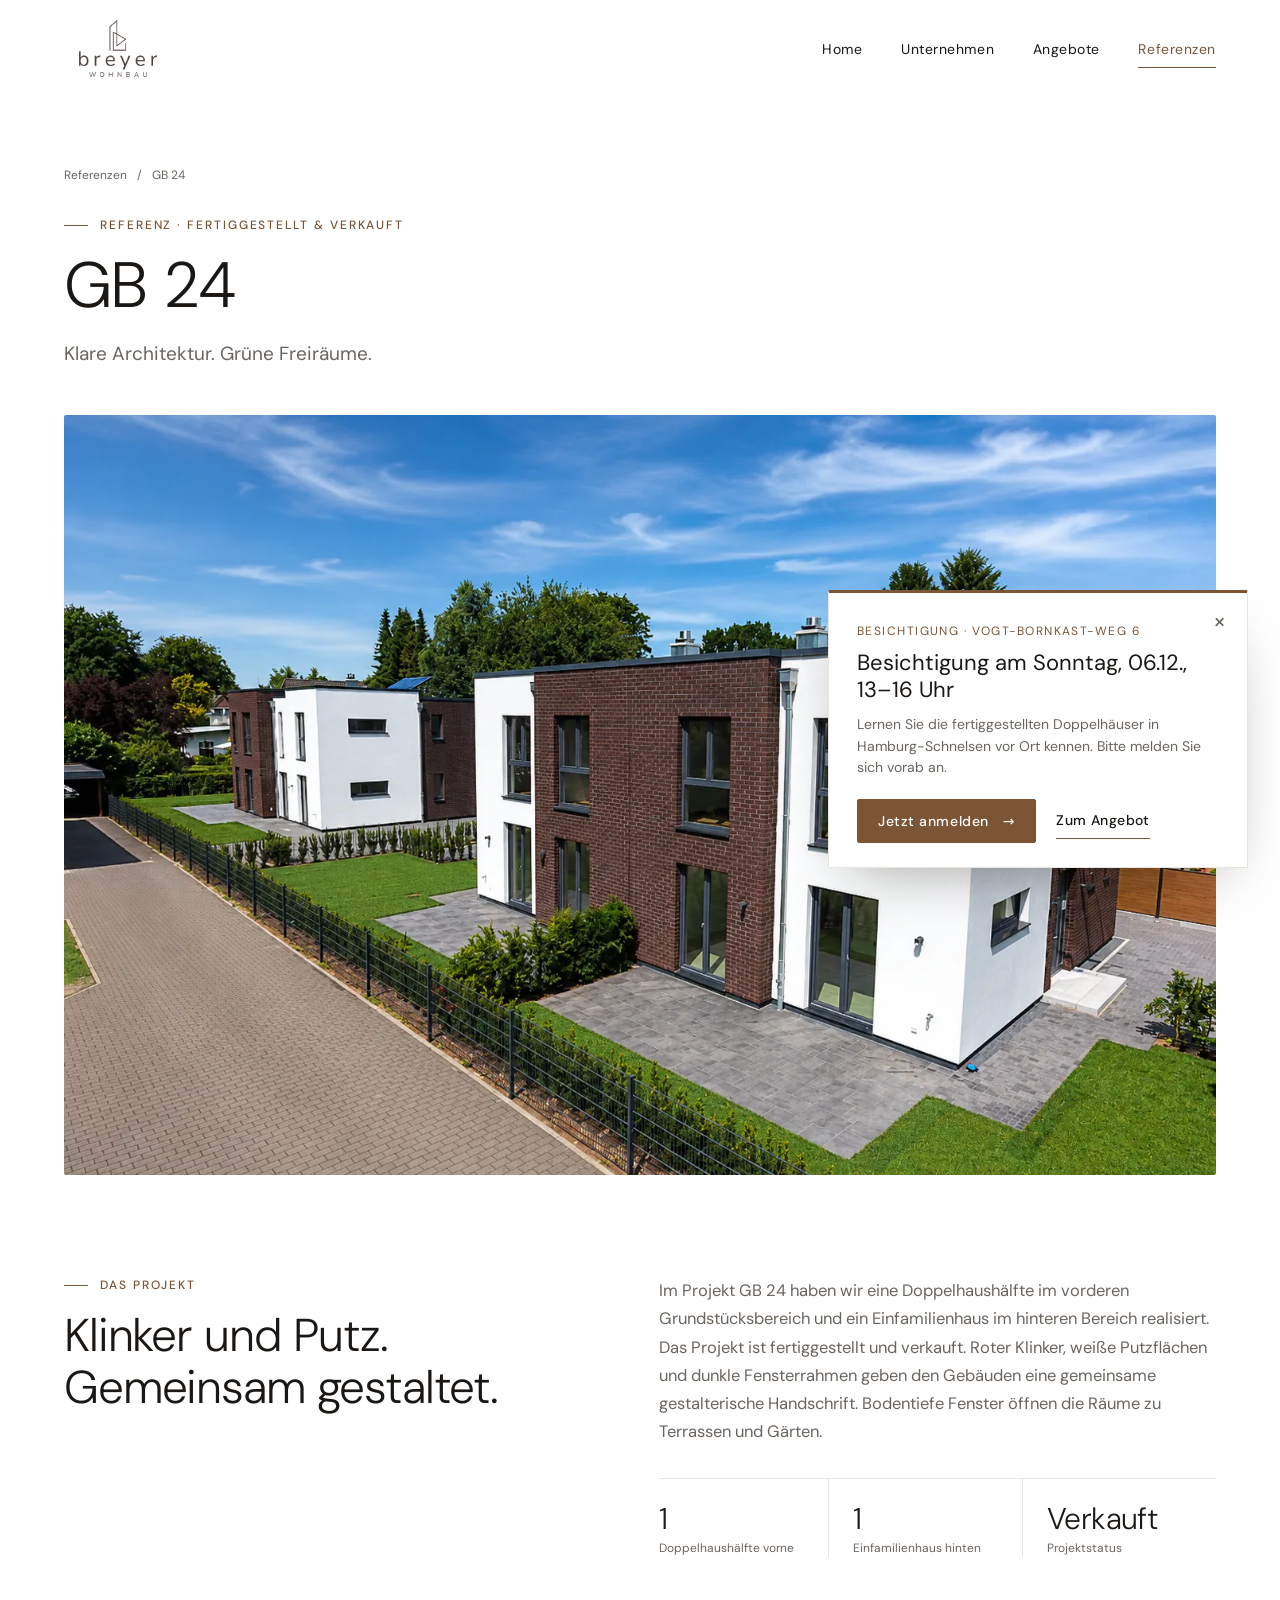
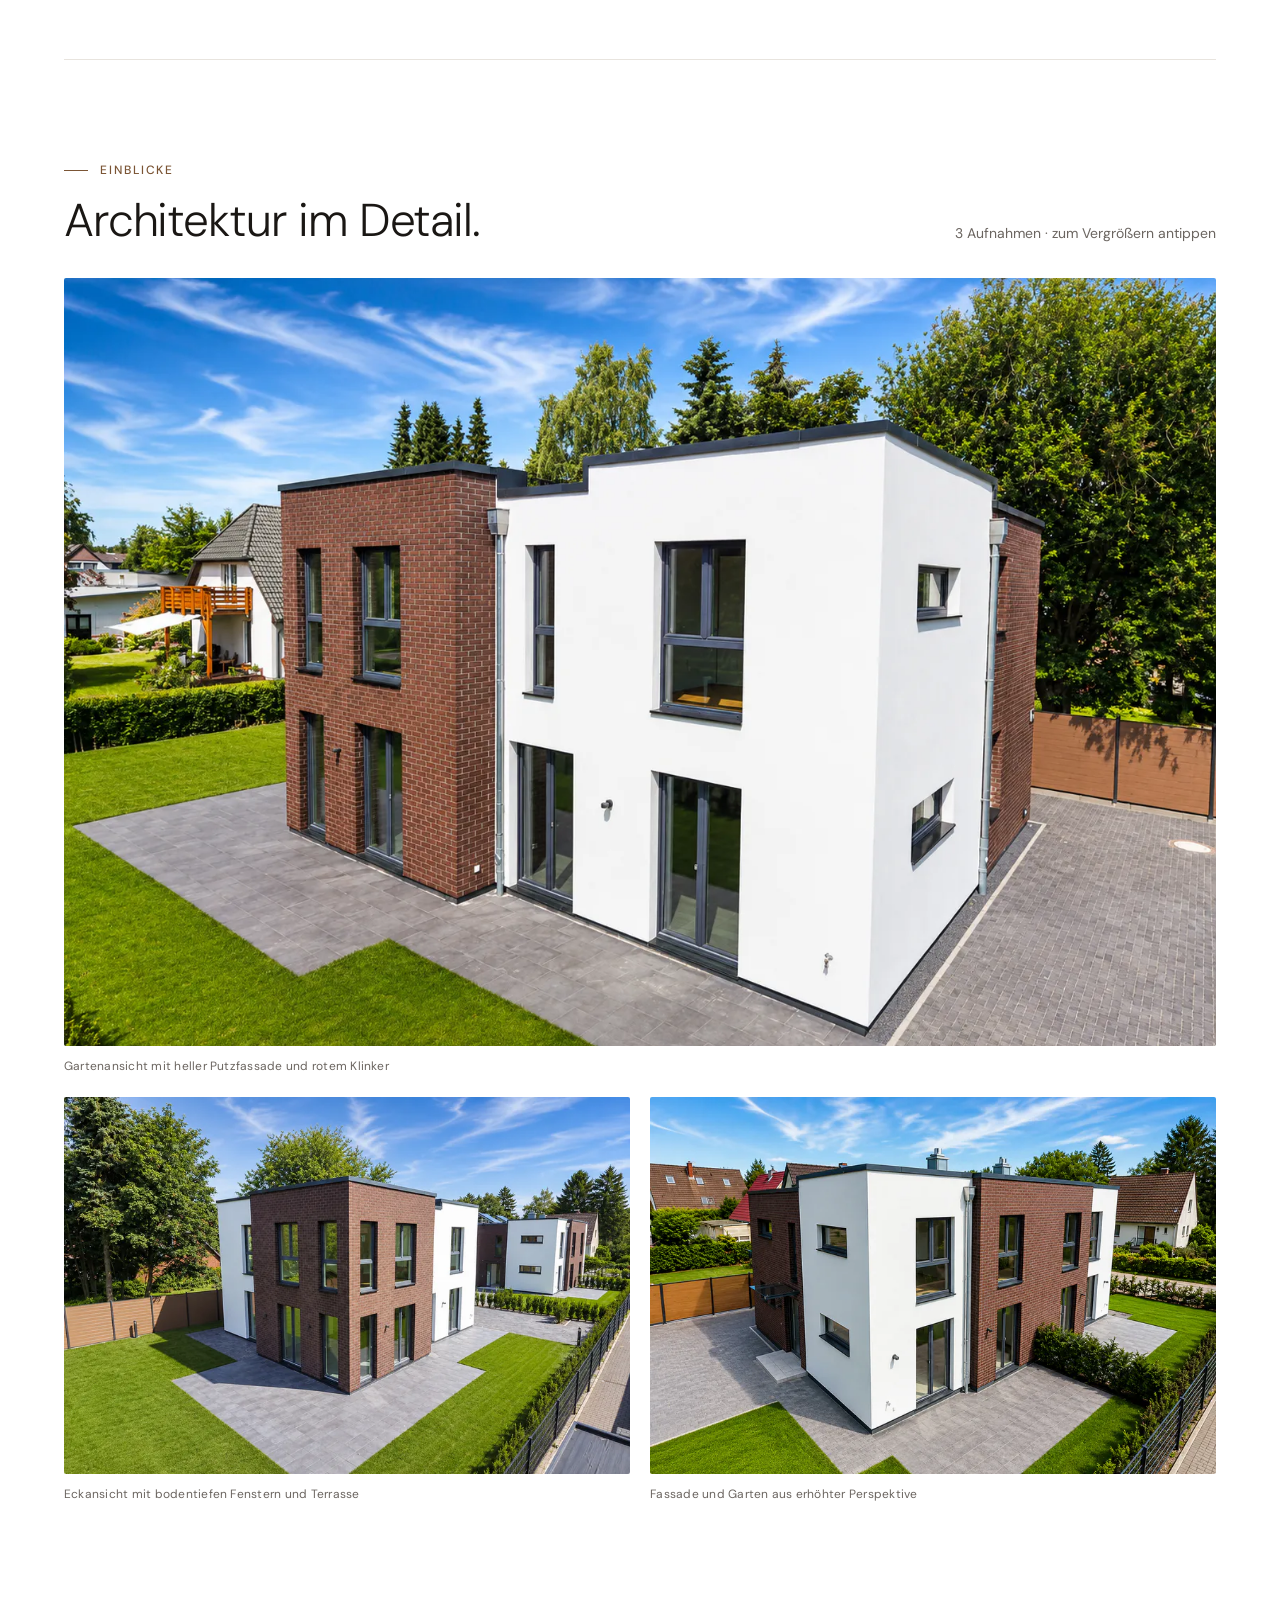
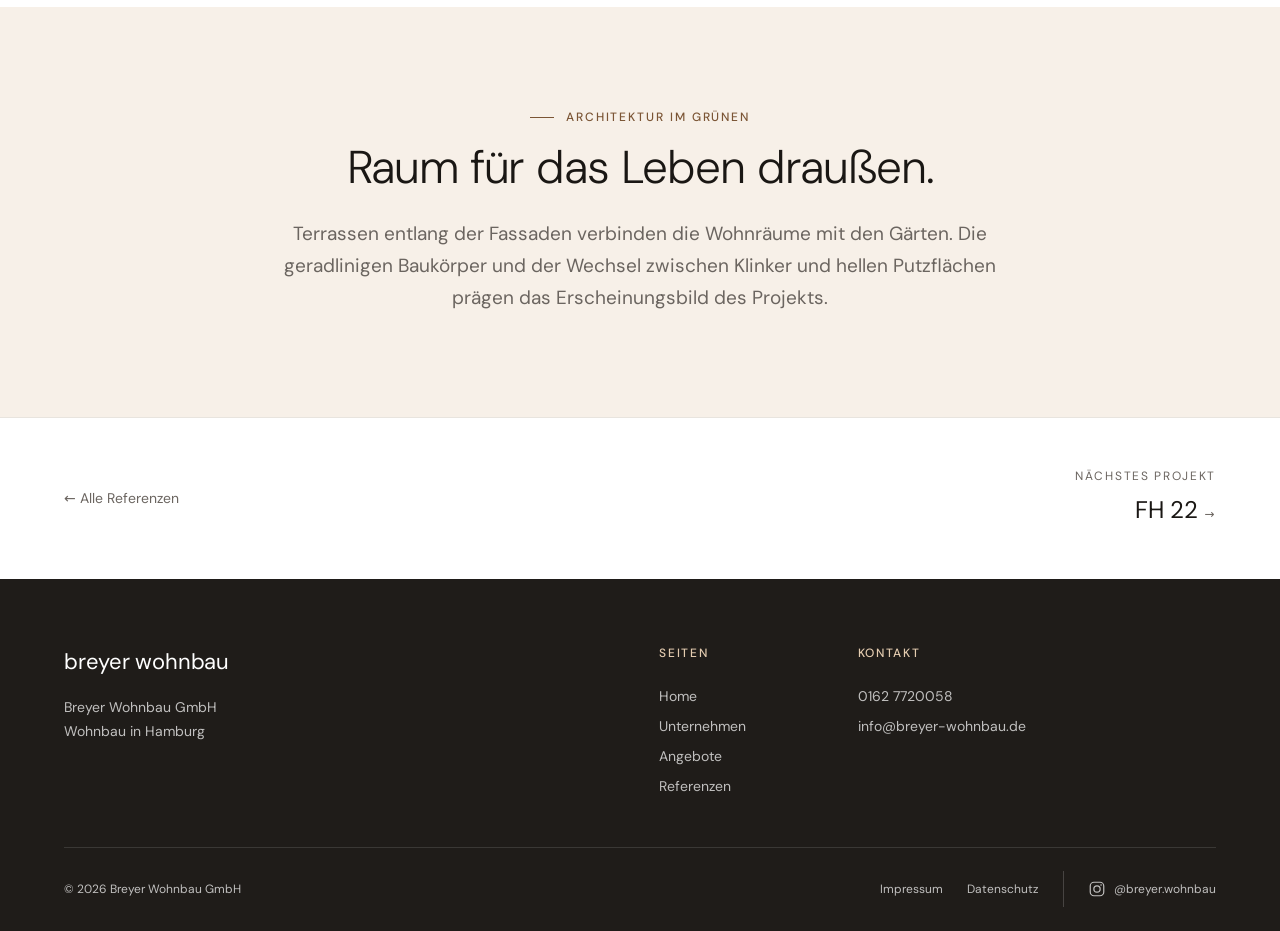
<file: referenz-gb-24.html>
<!doctype html>
<html lang="de">
<head>
<meta charset="utf-8">
<meta name="viewport" content="width=device-width,initial-scale=1">

<title>GB 24 · Breyer Wohnbau GmbH</title>
<meta name="description" content="GB 24: fertiggestelltes und verkauftes Wohnbauprojekt mit Klinkerfassaden, Terrassen und Gärten.">
<meta name="theme-color" content="#ffffff">
<meta property="og:type" content="website">
<meta property="og:locale" content="de_DE">
<meta property="og:site_name" content="Breyer Wohnbau GmbH">
<meta property="og:title" content="GB 24 · Breyer Wohnbau GmbH">
<meta property="og:description" content="GB 24: fertiggestelltes und verkauftes Wohnbauprojekt mit Klinkerfassaden, Terrassen und Gärten.">
<link rel="icon" href="favicon.png" type="image/png">
<link rel="apple-touch-icon" href="apple-touch-icon.png">
<link rel="preload" href="schriften/dm-sans-latin-400-normal.woff2" as="font" type="font/woff2" crossorigin>
<link rel="preload" href="schriften/dm-sans-latin-300-normal.woff2" as="font" type="font/woff2" crossorigin>
<link rel="preload" as="image" type="image/webp" imagesrcset="bilder/referenz-gb-24-480.webp 480w, bilder/referenz-gb-24-800.webp 800w, bilder/referenz-gb-24-1200.webp 1200w, bilder/referenz-gb-24-1448.webp 1448w" imagesizes="100vw">
<link rel="stylesheet" href="design.css">
<link rel="stylesheet" href="style.css?v=20261127b">
</head>
<body class="seite-referenz-gb-24">
<a class="skip" href="#inhalt">Zum Inhalt springen</a>
<header class="kopf">
<div class="kopf-innen">
<a class="nav-logo" href="index.html" aria-label="Breyer Wohnbau GmbH – zur Startseite"><img src="bilder/logo.png" alt="Breyer Wohnbau GmbH" width="320" height="231"></a>
<button class="nav-toggle" type="button" aria-expanded="false" aria-controls="hauptnav"><span class="nav-toggle-text">Menü</span><span class="nav-toggle-icon" aria-hidden="true"></span></button>
<nav id="hauptnav" class="nav-links" aria-label="Hauptnavigation"><a href="index.html">Home</a><a href="ueber-uns.html">Unternehmen</a><a href="angebot.html">Angebote</a><a href="referenzen.html" aria-current="page">Referenzen</a><div class="nav-social"><a class="social-link" href="https://www.instagram.com/breyer.wohnbau/" target="_blank" rel="noopener" aria-label="Instagram (@breyer.wohnbau) – öffnet in neuem Fenster"><svg viewBox="0 0 24 24" width="18" height="18" aria-hidden="true" focusable="false"><rect x="3" y="3" width="18" height="18" rx="5" fill="none" stroke="currentColor" stroke-width="1.6"/><circle cx="12" cy="12" r="4.2" fill="none" stroke="currentColor" stroke-width="1.6"/><circle cx="17.4" cy="6.6" r="1.1" fill="currentColor"/></svg><span>@breyer.wohnbau</span></a></div></nav>
</div>
</header>
<main id="inhalt" tabindex="-1">
<article class="reference-detail">
<header class="rd-kopf wrap"><nav class="brotkrumen" aria-label="Brotkrumen"><a href="referenzen.html">Referenzen</a><span aria-hidden="true">/</span><span aria-current="page">GB 24</span></nav><p class="sec-label">Referenz · Fertiggestellt &amp; verkauft</p><h1>GB 24</h1><p class="rd-unter">Klare Architektur. Grüne Freiräume.</p></header>
<div class="rd-hero wrap-breit"><picture><source type="image/webp" srcset="bilder/referenz-gb-24-480.webp 480w, bilder/referenz-gb-24-800.webp 800w, bilder/referenz-gb-24-1200.webp 1200w, bilder/referenz-gb-24-1448.webp 1448w" sizes="min(1440px, 100vw)"><img src="bilder/referenz-gb-24-1448.jpg" alt="GB 24 – Gesamtansicht" width="1448" height="1086" fetchpriority="high" decoding="async" style="object-position:50% 35%"></picture></div>
<section class="rd-intro wrap"><div><p class="sec-label">Das Projekt</p><h2>Klinker und Putz. Gemeinsam gestaltet.</h2></div><div class="rd-intro-text"><p>Im Projekt GB 24 haben wir eine Doppelhaushälfte im vorderen Grundstücksbereich und ein Einfamilienhaus im hinteren Bereich realisiert. Das Projekt ist fertiggestellt und verkauft. Roter Klinker, weiße Putzflächen und dunkle Fensterrahmen geben den Gebäuden eine gemeinsame gestalterische Handschrift. Bodentiefe Fenster öffnen die Räume zu Terrassen und Gärten.</p><dl class="rd-facts"><div><dt>Doppelhaushälfte vorne</dt><dd>1</dd></div><div><dt>Einfamilienhaus hinten</dt><dd>1</dd></div><div><dt>Projektstatus</dt><dd>Verkauft</dd></div></dl></div></section>

<section class="rd-gallery wrap-breit" id="galerie" aria-labelledby="galerie-titel"><div class="rd-gallery-kopf"><div><p class="sec-label">Einblicke</p><h2 id="galerie-titel">Architektur im Detail.</h2></div><p>3 Aufnahmen · zum Vergrößern antippen</p></div><div class="rd-photos"><figure class="rd-foto rd-breit"><button class="rd-photo" type="button" data-full="bilder/gb-24-02-1448.webp" data-index="0" aria-label="Gartenansicht mit heller Putzfassade und rotem Klinker – vergrößern"><picture><source type="image/webp" srcset="bilder/gb-24-02-480.webp 480w, bilder/gb-24-02-800.webp 800w, bilder/gb-24-02-1200.webp 1200w, bilder/gb-24-02-1448.webp 1448w" sizes="(max-width:700px) 100vw, min(1440px, 94vw)"><img src="bilder/gb-24-02-1448.jpg" alt="Gartenansicht mit heller Putzfassade und rotem Klinker" width="1448" height="1086" loading="lazy" decoding="async"></picture></button><figcaption>Gartenansicht mit heller Putzfassade und rotem Klinker</figcaption></figure><figure class="rd-foto"><button class="rd-photo" type="button" data-full="bilder/gb-24-03-1448.webp" data-index="1" aria-label="Eckansicht mit bodentiefen Fenstern und Terrasse – vergrößern"><picture><source type="image/webp" srcset="bilder/gb-24-03-480.webp 480w, bilder/gb-24-03-800.webp 800w, bilder/gb-24-03-1200.webp 1200w, bilder/gb-24-03-1448.webp 1448w" sizes="(max-width:700px) 100vw, min(720px, 47vw)"><img src="bilder/gb-24-03-1448.jpg" alt="Eckansicht mit bodentiefen Fenstern und Terrasse" width="1448" height="1086" loading="lazy" decoding="async"></picture></button><figcaption>Eckansicht mit bodentiefen Fenstern und Terrasse</figcaption></figure><figure class="rd-foto"><button class="rd-photo" type="button" data-full="bilder/gb-24-04-1448.webp" data-index="2" aria-label="Fassade und Garten aus erhöhter Perspektive – vergrößern"><picture><source type="image/webp" srcset="bilder/gb-24-04-480.webp 480w, bilder/gb-24-04-800.webp 800w, bilder/gb-24-04-1200.webp 1200w, bilder/gb-24-04-1448.webp 1448w" sizes="(max-width:700px) 100vw, min(720px, 47vw)"><img src="bilder/gb-24-04-1448.jpg" alt="Fassade und Garten aus erhöhter Perspektive" width="1448" height="1086" loading="lazy" decoding="async"></picture></button><figcaption>Fassade und Garten aus erhöhter Perspektive</figcaption></figure></div></section>
<section class="rd-concept wrap"><p class="sec-label">Architektur im Grünen</p><h2>Raum für das Leben draußen.</h2><p>Terrassen entlang der Fassaden verbinden die Wohnräume mit den Gärten. Die geradlinigen Baukörper und der Wechsel zwischen Klinker und hellen Putzflächen prägen das Erscheinungsbild des Projekts.</p></section>
<nav class="rd-end" aria-label="Weitere Referenzen"><div class="wrap rd-end-innen"><a class="rd-zurueck" href="referenzen.html"><span aria-hidden="true">←</span> Alle Referenzen</a><a class="rd-weiter" href="referenz-fh-22.html"><span>Nächstes Projekt</span><strong>FH 22 <span class="pfeil" aria-hidden="true">→</span></strong></a></div></nav>
<dialog class="rd-viewer" aria-label="Bildansicht GB 24"><div class="rd-viewer-bild"><img alt=""></div><p class="rd-viewer-text" aria-live="polite"></p><div class="rd-viewer-leiste"><button class="rd-prev" type="button" aria-label="Vorheriges Bild">←</button><span class="rd-zaehler"></span><button class="rd-next" type="button" aria-label="Nächstes Bild">→</button></div><button class="rd-close" type="button" aria-label="Bildansicht schließen">✕</button></dialog>
</article>
</main>
<footer class="fuss">
<div class="wrap fuss-grid">
<div class="fuss-marke"><p class="footer-logo">breyer wohnbau</p><p>Breyer Wohnbau GmbH<br>Wohnbau in Hamburg</p></div>
<nav class="fuss-nav" aria-label="Fußzeile"><p class="fuss-titel">Seiten</p><a href="index.html">Home</a><a href="ueber-uns.html">Unternehmen</a><a href="angebot.html">Angebote</a><a href="referenzen.html">Referenzen</a></nav>
<div class="fuss-kontakt"><p class="fuss-titel">Kontakt</p><a href="tel:+491627720058">0162 7720058</a><a href="mailto:info@breyer-wohnbau.de">info@breyer-wohnbau.de</a></div>
</div>
<div class="wrap fuss-unten"><p class="footer-copy">© 2026 Breyer Wohnbau GmbH</p><div class="footer-links"><a href="impressum.html">Impressum</a><a href="datenschutz.html">Datenschutz</a><a class="social-link" href="https://www.instagram.com/breyer.wohnbau/" target="_blank" rel="noopener" aria-label="Instagram (@breyer.wohnbau) – öffnet in neuem Fenster"><svg viewBox="0 0 24 24" width="18" height="18" aria-hidden="true" focusable="false"><rect x="3" y="3" width="18" height="18" rx="5" fill="none" stroke="currentColor" stroke-width="1.6"/><circle cx="12" cy="12" r="4.2" fill="none" stroke="currentColor" stroke-width="1.6"/><circle cx="17.4" cy="6.6" r="1.1" fill="currentColor"/></svg><span>@breyer.wohnbau</span></a></div></div>
</footer>
<script src="seite.js?v=20261127b" defer></script>
<script src="referenz.js" defer></script>
</body>
</html>
</file>
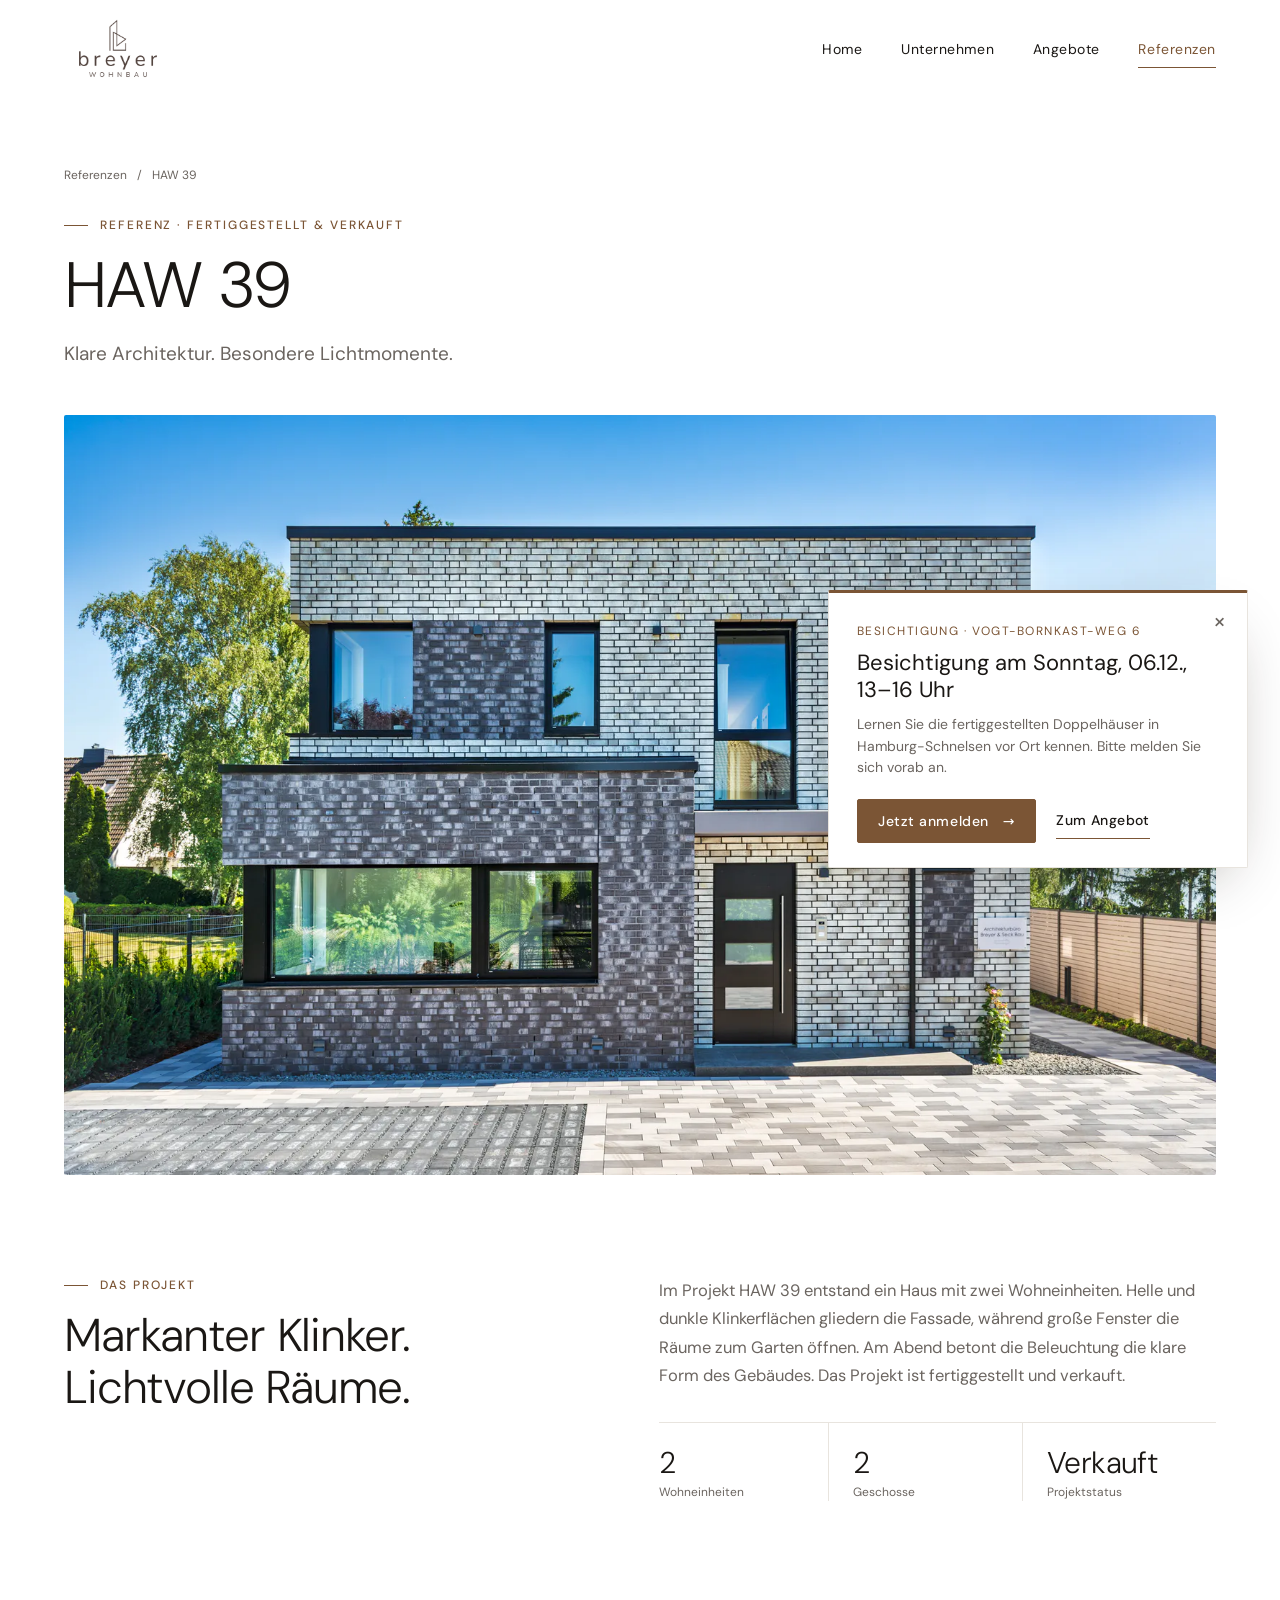
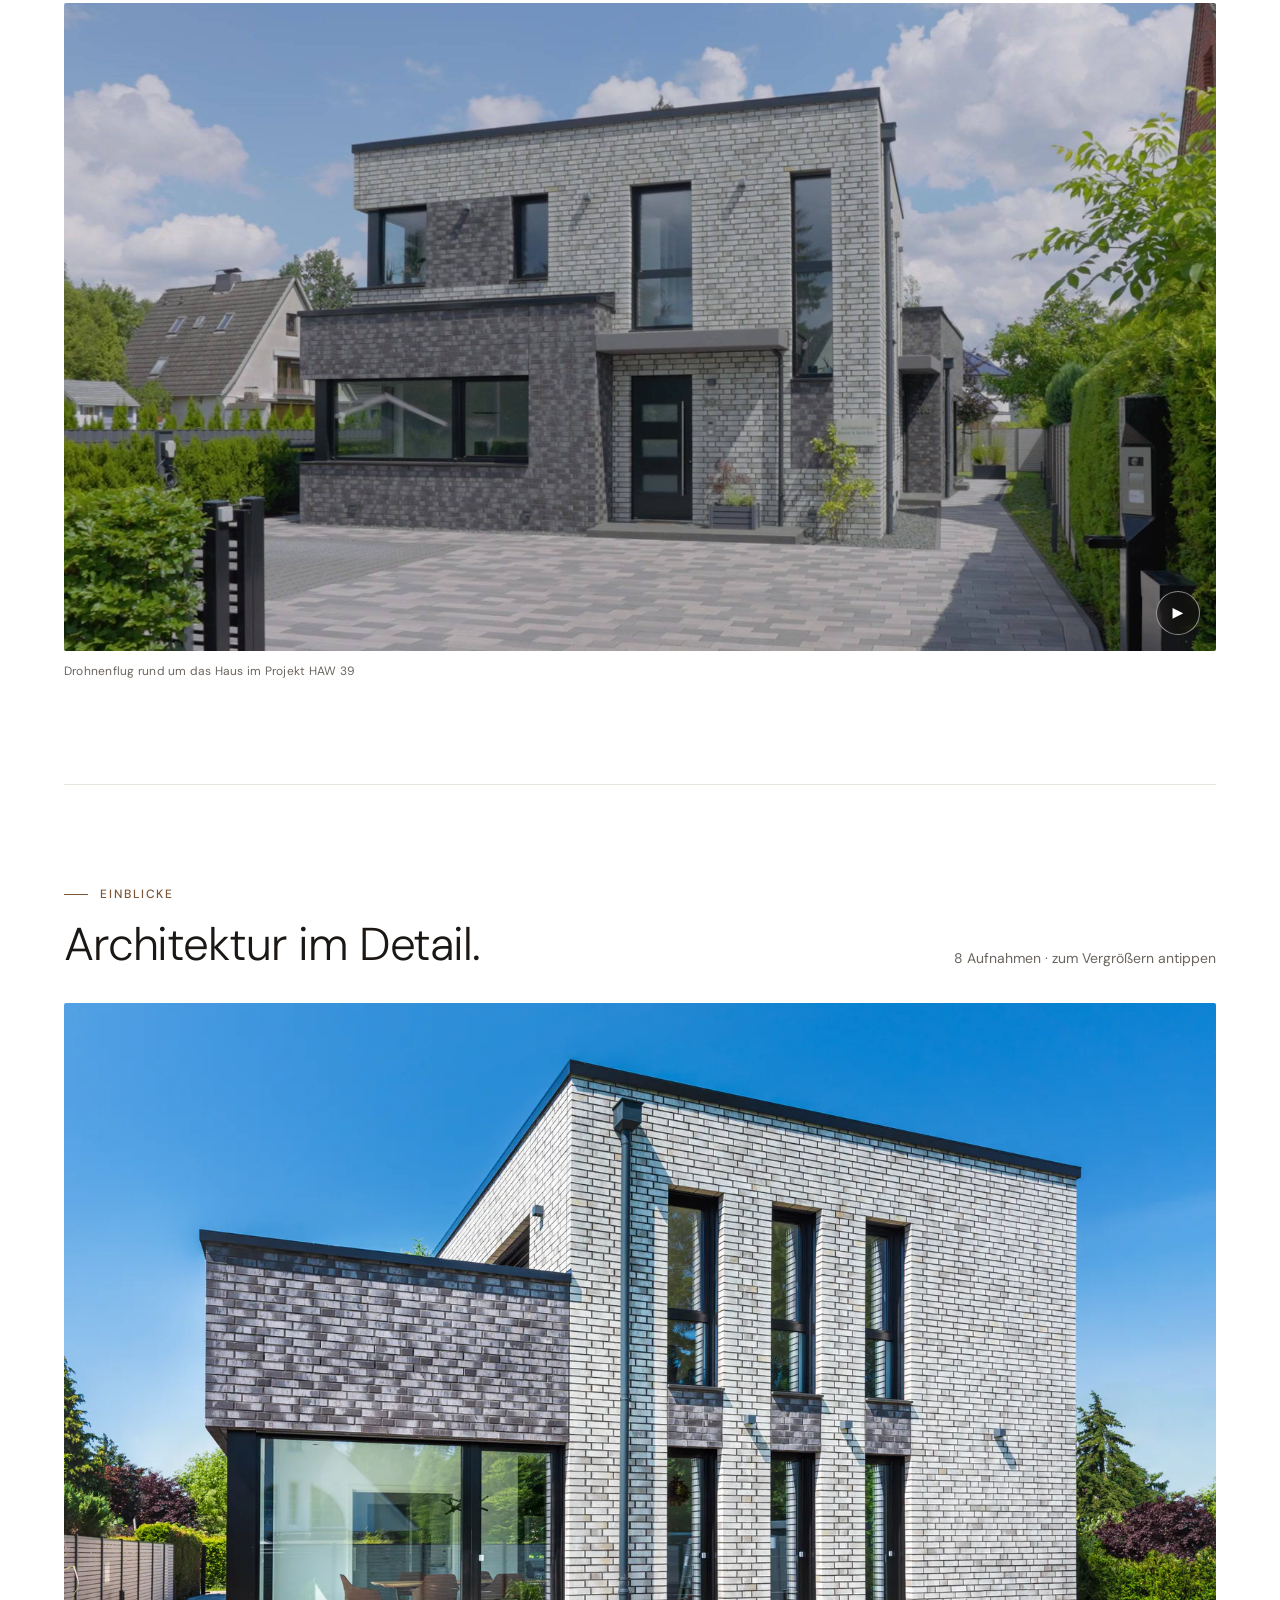
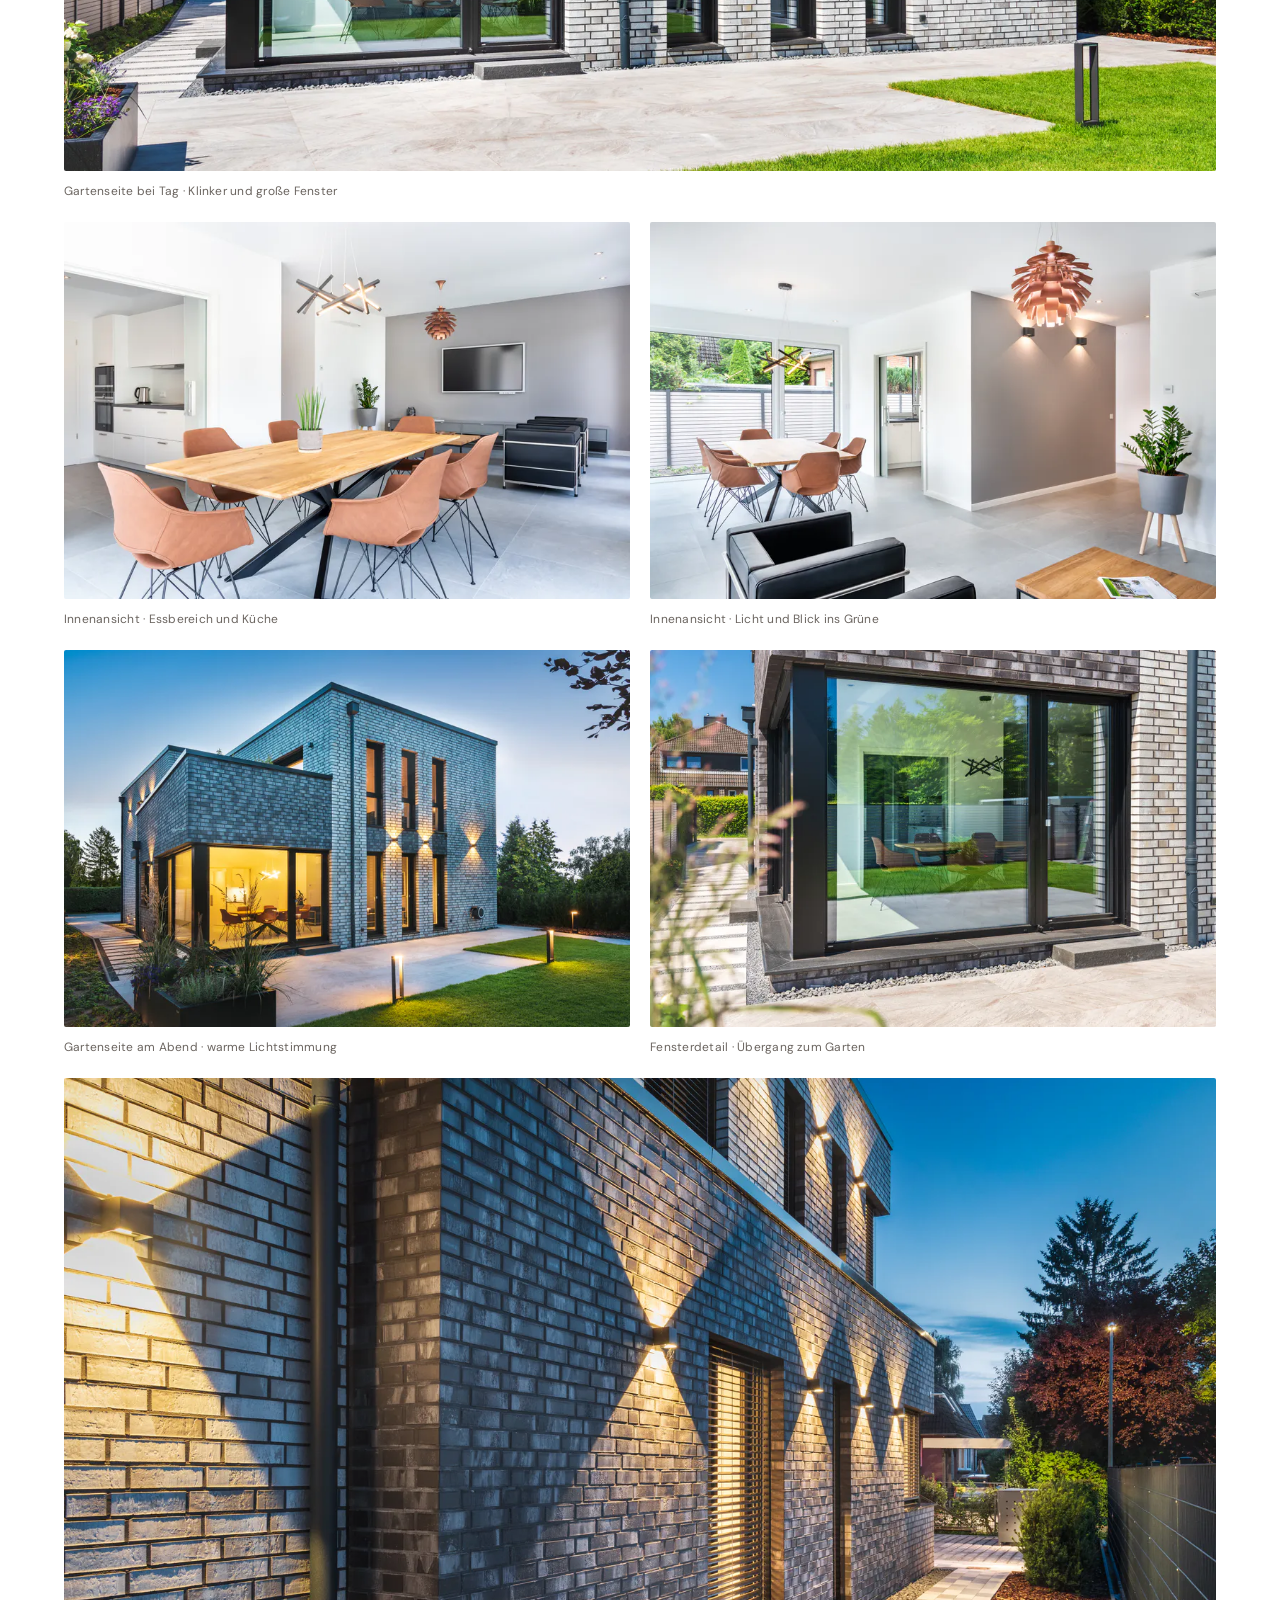
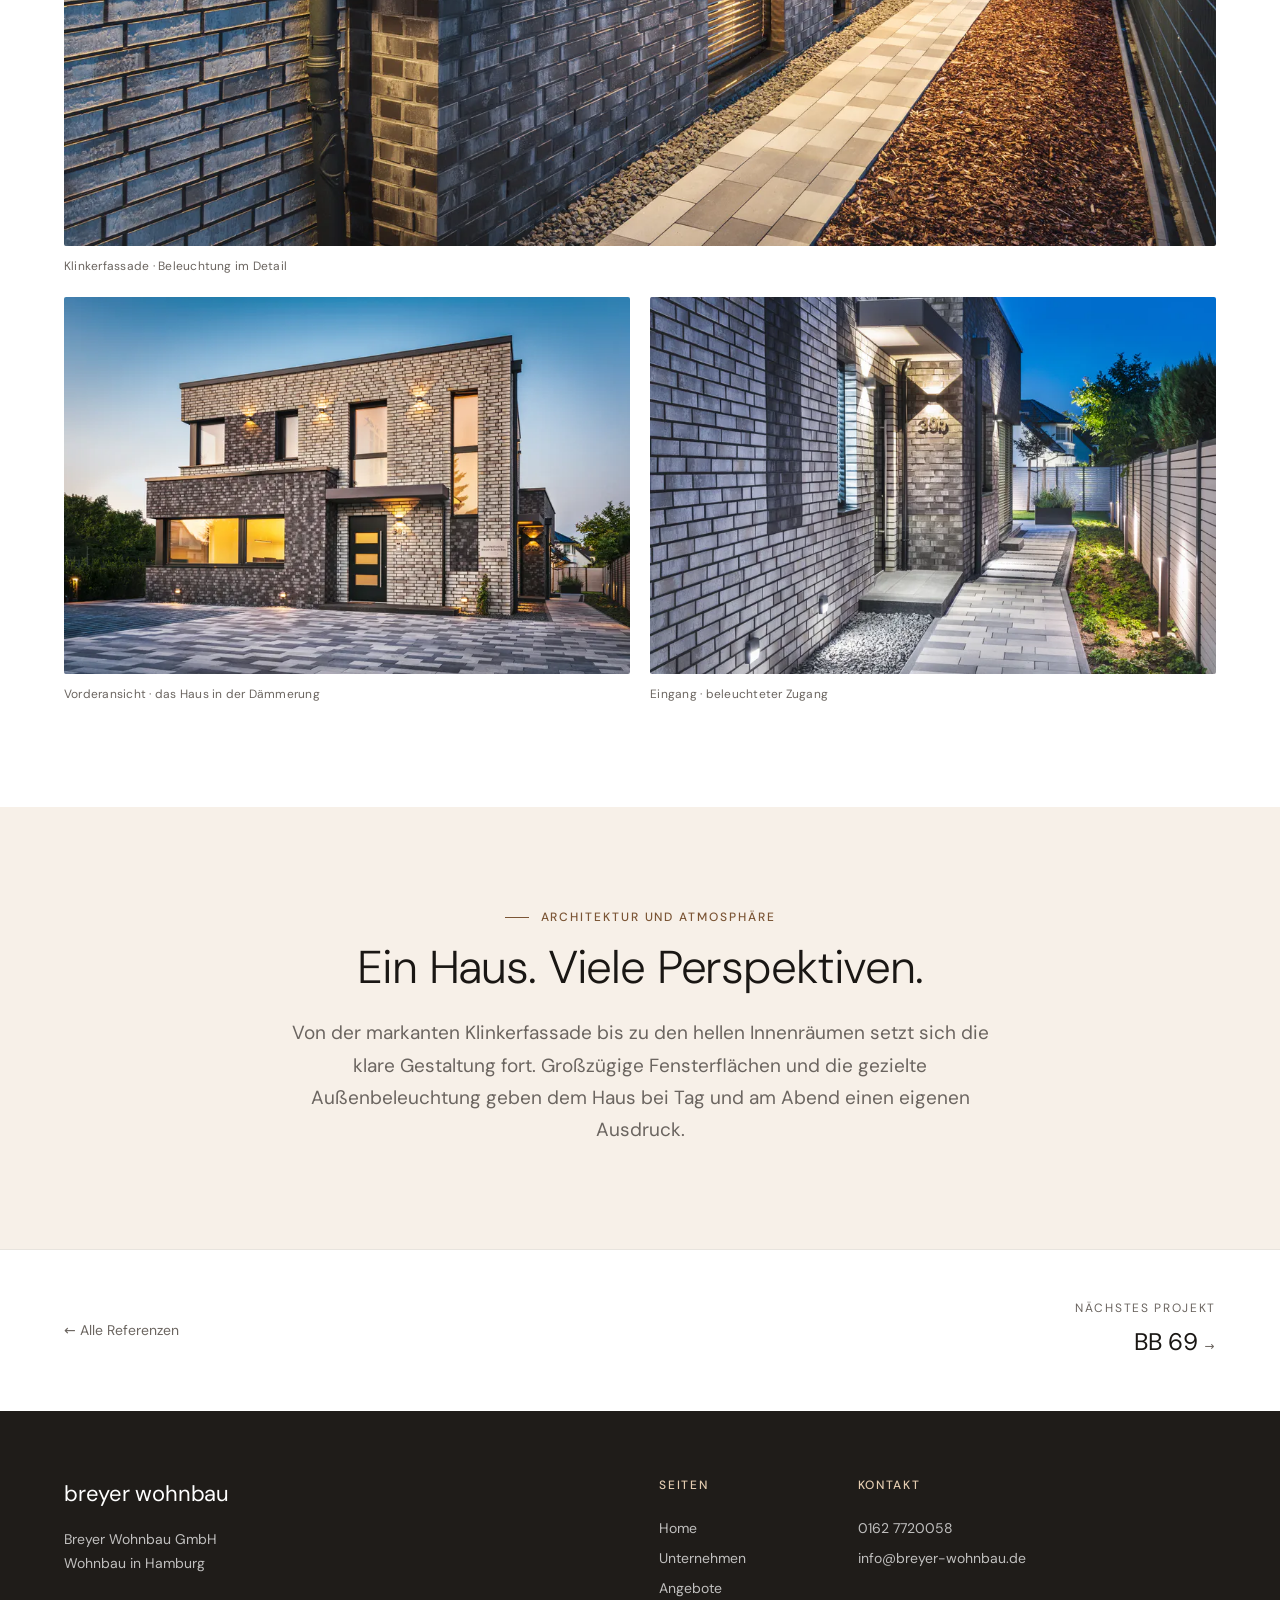
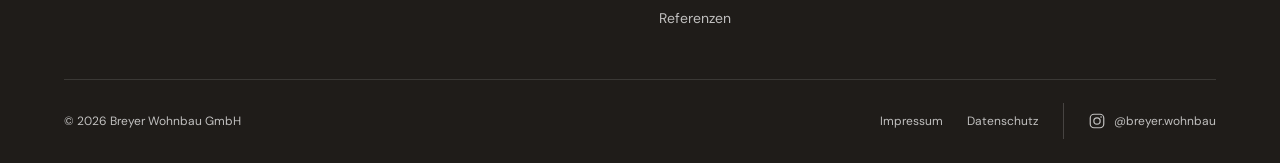
<file: referenz-haw-39.html>
<!doctype html>
<html lang="de">
<head>
<meta charset="utf-8">
<meta name="viewport" content="width=device-width,initial-scale=1">

<title>HAW 39 · Breyer Wohnbau GmbH</title>
<meta name="description" content="Ein Haus mit zwei Wohneinheiten: HAW 39 bei Tag und am Abend.">
<meta name="theme-color" content="#ffffff">
<meta property="og:type" content="website">
<meta property="og:locale" content="de_DE">
<meta property="og:site_name" content="Breyer Wohnbau GmbH">
<meta property="og:title" content="HAW 39 · Breyer Wohnbau GmbH">
<meta property="og:description" content="Ein Haus mit zwei Wohneinheiten: HAW 39 bei Tag und am Abend.">
<link rel="icon" href="favicon.png" type="image/png">
<link rel="apple-touch-icon" href="apple-touch-icon.png">
<link rel="preload" href="schriften/dm-sans-latin-400-normal.woff2" as="font" type="font/woff2" crossorigin>
<link rel="preload" href="schriften/dm-sans-latin-300-normal.woff2" as="font" type="font/woff2" crossorigin>
<link rel="preload" as="image" type="image/webp" imagesrcset="bilder/referenz-haw-39-480.webp 480w, bilder/referenz-haw-39-800.webp 800w, bilder/referenz-haw-39-1200.webp 1200w, bilder/referenz-haw-39-1600.webp 1600w, bilder/referenz-haw-39-2400.webp 2400w" imagesizes="100vw">
<link rel="stylesheet" href="design.css">
<link rel="stylesheet" href="style.css?v=20261127b">
</head>
<body class="seite-referenz-haw-39">
<a class="skip" href="#inhalt">Zum Inhalt springen</a>
<header class="kopf">
<div class="kopf-innen">
<a class="nav-logo" href="index.html" aria-label="Breyer Wohnbau GmbH – zur Startseite"><img src="bilder/logo.png" alt="Breyer Wohnbau GmbH" width="320" height="231"></a>
<button class="nav-toggle" type="button" aria-expanded="false" aria-controls="hauptnav"><span class="nav-toggle-text">Menü</span><span class="nav-toggle-icon" aria-hidden="true"></span></button>
<nav id="hauptnav" class="nav-links" aria-label="Hauptnavigation"><a href="index.html">Home</a><a href="ueber-uns.html">Unternehmen</a><a href="angebot.html">Angebote</a><a href="referenzen.html" aria-current="page">Referenzen</a><div class="nav-social"><a class="social-link" href="https://www.instagram.com/breyer.wohnbau/" target="_blank" rel="noopener" aria-label="Instagram (@breyer.wohnbau) – öffnet in neuem Fenster"><svg viewBox="0 0 24 24" width="18" height="18" aria-hidden="true" focusable="false"><rect x="3" y="3" width="18" height="18" rx="5" fill="none" stroke="currentColor" stroke-width="1.6"/><circle cx="12" cy="12" r="4.2" fill="none" stroke="currentColor" stroke-width="1.6"/><circle cx="17.4" cy="6.6" r="1.1" fill="currentColor"/></svg><span>@breyer.wohnbau</span></a></div></nav>
</div>
</header>
<main id="inhalt" tabindex="-1">
<article class="reference-detail">
<header class="rd-kopf wrap"><nav class="brotkrumen" aria-label="Brotkrumen"><a href="referenzen.html">Referenzen</a><span aria-hidden="true">/</span><span aria-current="page">HAW 39</span></nav><p class="sec-label">Referenz · Fertiggestellt &amp; verkauft</p><h1>HAW 39</h1><p class="rd-unter">Klare Architektur. Besondere Lichtmomente.</p></header>
<div class="rd-hero wrap-breit"><picture><source type="image/webp" srcset="bilder/referenz-haw-39-480.webp 480w, bilder/referenz-haw-39-800.webp 800w, bilder/referenz-haw-39-1200.webp 1200w, bilder/referenz-haw-39-1600.webp 1600w, bilder/referenz-haw-39-2400.webp 2400w" sizes="min(1440px, 100vw)"><img src="bilder/referenz-haw-39-1600.jpg" alt="HAW 39 – Gesamtansicht" width="3000" height="2002" fetchpriority="high" decoding="async" style="object-position:50% 35%"></picture></div>
<section class="rd-intro wrap"><div><p class="sec-label">Das Projekt</p><h2>Markanter Klinker. Lichtvolle Räume.</h2></div><div class="rd-intro-text"><p>Im Projekt HAW 39 entstand ein Haus mit zwei Wohneinheiten. Helle und dunkle Klinkerflächen gliedern die Fassade, während große Fenster die Räume zum Garten öffnen. Am Abend betont die Beleuchtung die klare Form des Gebäudes. Das Projekt ist fertiggestellt und verkauft.</p><dl class="rd-facts"><div><dt>Wohneinheiten</dt><dd>2</dd></div><div><dt>Geschosse</dt><dd>2</dd></div><div><dt>Projektstatus</dt><dd>Verkauft</dd></div></dl></div></section>
<section class="rd-video wrap-breit" aria-label="Drohnenflug rund um das Haus im Projekt HAW 39"><div class="video-rahmen"><video muted loop playsinline preload="none" poster="videos/haw-39-poster.jpg" aria-label="Drohnenflug um das Wohnhaus im Projekt HAW 39 mit Klinkerfassade, Dachterrasse und Garten"><source data-src="videos/haw-39-hevc.mp4" type="video/mp4; codecs=hvc1"><source data-src="videos/haw-39-h264.mp4" type="video/mp4"></video><button class="video-schalter" type="button" aria-label="Video abspielen" hidden><span aria-hidden="true">▶</span></button></div><p class="image-note">Drohnenflug rund um das Haus im Projekt HAW 39</p></section>
<section class="rd-gallery wrap-breit" id="galerie" aria-labelledby="galerie-titel"><div class="rd-gallery-kopf"><div><p class="sec-label">Einblicke</p><h2 id="galerie-titel">Architektur im Detail.</h2></div><p>8 Aufnahmen · zum Vergrößern antippen</p></div><div class="rd-photos"><figure class="rd-foto rd-breit"><button class="rd-photo" type="button" data-full="bilder/haw-39-01-2400.webp" data-index="0" aria-label="Gartenseite bei Tag · Klinker und große Fenster – vergrößern"><picture><source type="image/webp" srcset="bilder/haw-39-01-480.webp 480w, bilder/haw-39-01-800.webp 800w, bilder/haw-39-01-1200.webp 1200w, bilder/haw-39-01-1600.webp 1600w, bilder/haw-39-01-2400.webp 2400w" sizes="(max-width:700px) 100vw, min(1440px, 94vw)"><img src="bilder/haw-39-01-1600.jpg" alt="Gartenseite bei Tag · Klinker und große Fenster" width="3000" height="2002" loading="lazy" decoding="async"></picture></button><figcaption>Gartenseite bei Tag · Klinker und große Fenster</figcaption></figure><figure class="rd-foto"><button class="rd-photo" type="button" data-full="bilder/haw-39-02-2400.webp" data-index="1" aria-label="Innenansicht · Essbereich und Küche – vergrößern"><picture><source type="image/webp" srcset="bilder/haw-39-02-480.webp 480w, bilder/haw-39-02-800.webp 800w, bilder/haw-39-02-1200.webp 1200w, bilder/haw-39-02-1600.webp 1600w, bilder/haw-39-02-2400.webp 2400w" sizes="(max-width:700px) 100vw, min(720px, 47vw)"><img src="bilder/haw-39-02-1600.jpg" alt="Innenansicht · Essbereich und Küche" width="3000" height="2002" loading="lazy" decoding="async"></picture></button><figcaption>Innenansicht · Essbereich und Küche</figcaption></figure><figure class="rd-foto"><button class="rd-photo" type="button" data-full="bilder/haw-39-03-2400.webp" data-index="2" aria-label="Innenansicht · Licht und Blick ins Grüne – vergrößern"><picture><source type="image/webp" srcset="bilder/haw-39-03-480.webp 480w, bilder/haw-39-03-800.webp 800w, bilder/haw-39-03-1200.webp 1200w, bilder/haw-39-03-1600.webp 1600w, bilder/haw-39-03-2400.webp 2400w" sizes="(max-width:700px) 100vw, min(720px, 47vw)"><img src="bilder/haw-39-03-1600.jpg" alt="Innenansicht · Licht und Blick ins Grüne" width="3000" height="2002" loading="lazy" decoding="async"></picture></button><figcaption>Innenansicht · Licht und Blick ins Grüne</figcaption></figure><figure class="rd-foto"><button class="rd-photo" type="button" data-full="bilder/haw-39-04-2400.webp" data-index="3" aria-label="Gartenseite am Abend · warme Lichtstimmung – vergrößern"><picture><source type="image/webp" srcset="bilder/haw-39-04-480.webp 480w, bilder/haw-39-04-800.webp 800w, bilder/haw-39-04-1200.webp 1200w, bilder/haw-39-04-1600.webp 1600w, bilder/haw-39-04-2400.webp 2400w" sizes="(max-width:700px) 100vw, min(720px, 47vw)"><img src="bilder/haw-39-04-1600.jpg" alt="Gartenseite am Abend · warme Lichtstimmung" width="3000" height="2002" loading="lazy" decoding="async"></picture></button><figcaption>Gartenseite am Abend · warme Lichtstimmung</figcaption></figure><figure class="rd-foto"><button class="rd-photo" type="button" data-full="bilder/haw-39-05-2400.webp" data-index="4" aria-label="Fensterdetail · Übergang zum Garten – vergrößern"><picture><source type="image/webp" srcset="bilder/haw-39-05-480.webp 480w, bilder/haw-39-05-800.webp 800w, bilder/haw-39-05-1200.webp 1200w, bilder/haw-39-05-1600.webp 1600w, bilder/haw-39-05-2400.webp 2400w" sizes="(max-width:700px) 100vw, min(720px, 47vw)"><img src="bilder/haw-39-05-1600.jpg" alt="Fensterdetail · Übergang zum Garten" width="3000" height="2002" loading="lazy" decoding="async"></picture></button><figcaption>Fensterdetail · Übergang zum Garten</figcaption></figure><figure class="rd-foto rd-breit"><button class="rd-photo" type="button" data-full="bilder/haw-39-06-2400.webp" data-index="5" aria-label="Klinkerfassade · Beleuchtung im Detail – vergrößern"><picture><source type="image/webp" srcset="bilder/haw-39-06-480.webp 480w, bilder/haw-39-06-800.webp 800w, bilder/haw-39-06-1200.webp 1200w, bilder/haw-39-06-1600.webp 1600w, bilder/haw-39-06-2400.webp 2400w" sizes="(max-width:700px) 100vw, min(1440px, 94vw)"><img src="bilder/haw-39-06-1600.jpg" alt="Klinkerfassade · Beleuchtung im Detail" width="3000" height="2002" loading="lazy" decoding="async"></picture></button><figcaption>Klinkerfassade · Beleuchtung im Detail</figcaption></figure><figure class="rd-foto"><button class="rd-photo" type="button" data-full="bilder/haw-39-07-2400.webp" data-index="6" aria-label="Vorderansicht · das Haus in der Dämmerung – vergrößern"><picture><source type="image/webp" srcset="bilder/haw-39-07-480.webp 480w, bilder/haw-39-07-800.webp 800w, bilder/haw-39-07-1200.webp 1200w, bilder/haw-39-07-1600.webp 1600w, bilder/haw-39-07-2400.webp 2400w" sizes="(max-width:700px) 100vw, min(720px, 47vw)"><img src="bilder/haw-39-07-1600.jpg" alt="Vorderansicht · das Haus in der Dämmerung" width="3000" height="2002" loading="lazy" decoding="async"></picture></button><figcaption>Vorderansicht · das Haus in der Dämmerung</figcaption></figure><figure class="rd-foto"><button class="rd-photo" type="button" data-full="bilder/haw-39-08-2400.webp" data-index="7" aria-label="Eingang · beleuchteter Zugang – vergrößern"><picture><source type="image/webp" srcset="bilder/haw-39-08-480.webp 480w, bilder/haw-39-08-800.webp 800w, bilder/haw-39-08-1200.webp 1200w, bilder/haw-39-08-1600.webp 1600w, bilder/haw-39-08-2400.webp 2400w" sizes="(max-width:700px) 100vw, min(720px, 47vw)"><img src="bilder/haw-39-08-1600.jpg" alt="Eingang · beleuchteter Zugang" width="3000" height="2002" loading="lazy" decoding="async"></picture></button><figcaption>Eingang · beleuchteter Zugang</figcaption></figure></div></section>
<section class="rd-concept wrap"><p class="sec-label">Architektur und Atmosphäre</p><h2>Ein Haus. Viele Perspektiven.</h2><p>Von der markanten Klinkerfassade bis zu den hellen Innenräumen setzt sich die klare Gestaltung fort. Großzügige Fensterflächen und die gezielte Außenbeleuchtung geben dem Haus bei Tag und am Abend einen eigenen Ausdruck.</p></section>
<nav class="rd-end" aria-label="Weitere Referenzen"><div class="wrap rd-end-innen"><a class="rd-zurueck" href="referenzen.html"><span aria-hidden="true">←</span> Alle Referenzen</a><a class="rd-weiter" href="referenz-bb-69.html"><span>Nächstes Projekt</span><strong>BB 69 <span class="pfeil" aria-hidden="true">→</span></strong></a></div></nav>
<dialog class="rd-viewer" aria-label="Bildansicht HAW 39"><div class="rd-viewer-bild"><img alt=""></div><p class="rd-viewer-text" aria-live="polite"></p><div class="rd-viewer-leiste"><button class="rd-prev" type="button" aria-label="Vorheriges Bild">←</button><span class="rd-zaehler"></span><button class="rd-next" type="button" aria-label="Nächstes Bild">→</button></div><button class="rd-close" type="button" aria-label="Bildansicht schließen">✕</button></dialog>
</article>
</main>
<footer class="fuss">
<div class="wrap fuss-grid">
<div class="fuss-marke"><p class="footer-logo">breyer wohnbau</p><p>Breyer Wohnbau GmbH<br>Wohnbau in Hamburg</p></div>
<nav class="fuss-nav" aria-label="Fußzeile"><p class="fuss-titel">Seiten</p><a href="index.html">Home</a><a href="ueber-uns.html">Unternehmen</a><a href="angebot.html">Angebote</a><a href="referenzen.html">Referenzen</a></nav>
<div class="fuss-kontakt"><p class="fuss-titel">Kontakt</p><a href="tel:+491627720058">0162 7720058</a><a href="mailto:info@breyer-wohnbau.de">info@breyer-wohnbau.de</a></div>
</div>
<div class="wrap fuss-unten"><p class="footer-copy">© 2026 Breyer Wohnbau GmbH</p><div class="footer-links"><a href="impressum.html">Impressum</a><a href="datenschutz.html">Datenschutz</a><a class="social-link" href="https://www.instagram.com/breyer.wohnbau/" target="_blank" rel="noopener" aria-label="Instagram (@breyer.wohnbau) – öffnet in neuem Fenster"><svg viewBox="0 0 24 24" width="18" height="18" aria-hidden="true" focusable="false"><rect x="3" y="3" width="18" height="18" rx="5" fill="none" stroke="currentColor" stroke-width="1.6"/><circle cx="12" cy="12" r="4.2" fill="none" stroke="currentColor" stroke-width="1.6"/><circle cx="17.4" cy="6.6" r="1.1" fill="currentColor"/></svg><span>@breyer.wohnbau</span></a></div></div>
</footer>
<script src="seite.js?v=20261127b" defer></script>
<script src="referenz.js" defer></script>
</body>
</html>
</file>
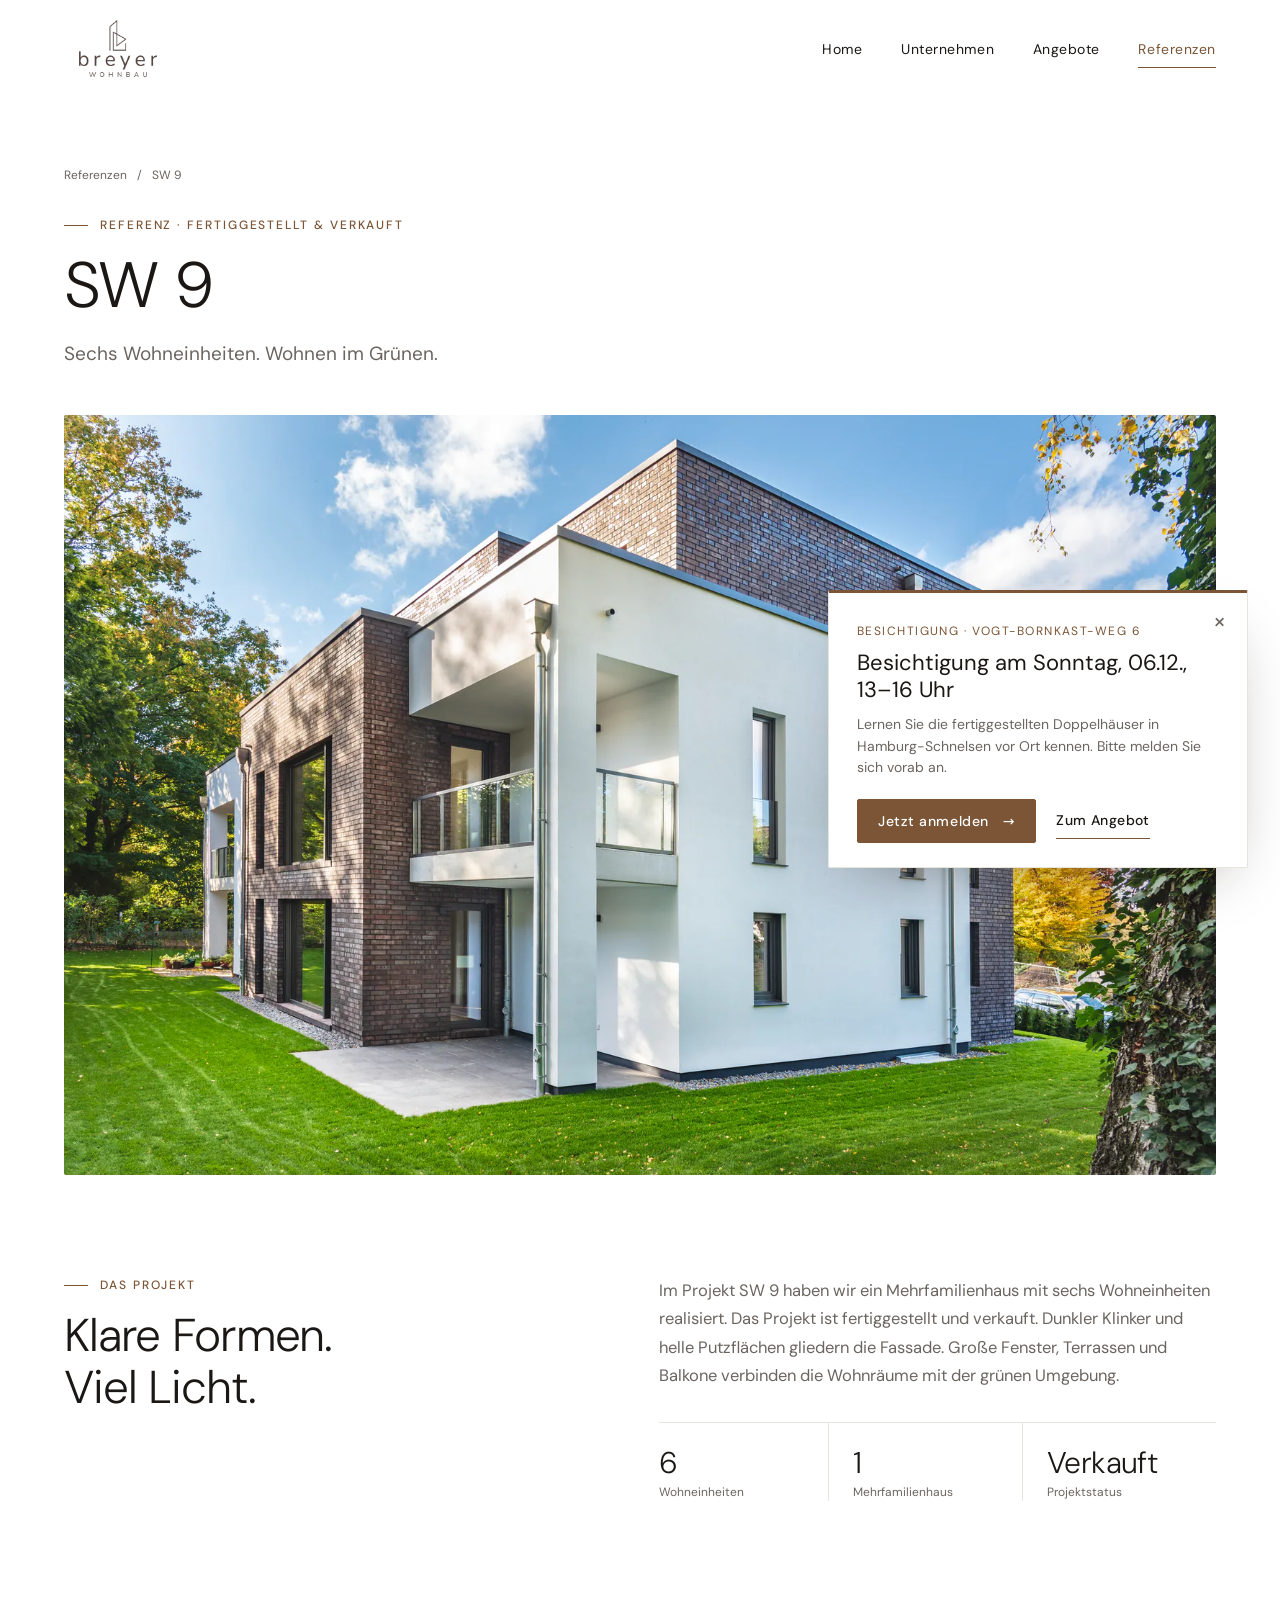
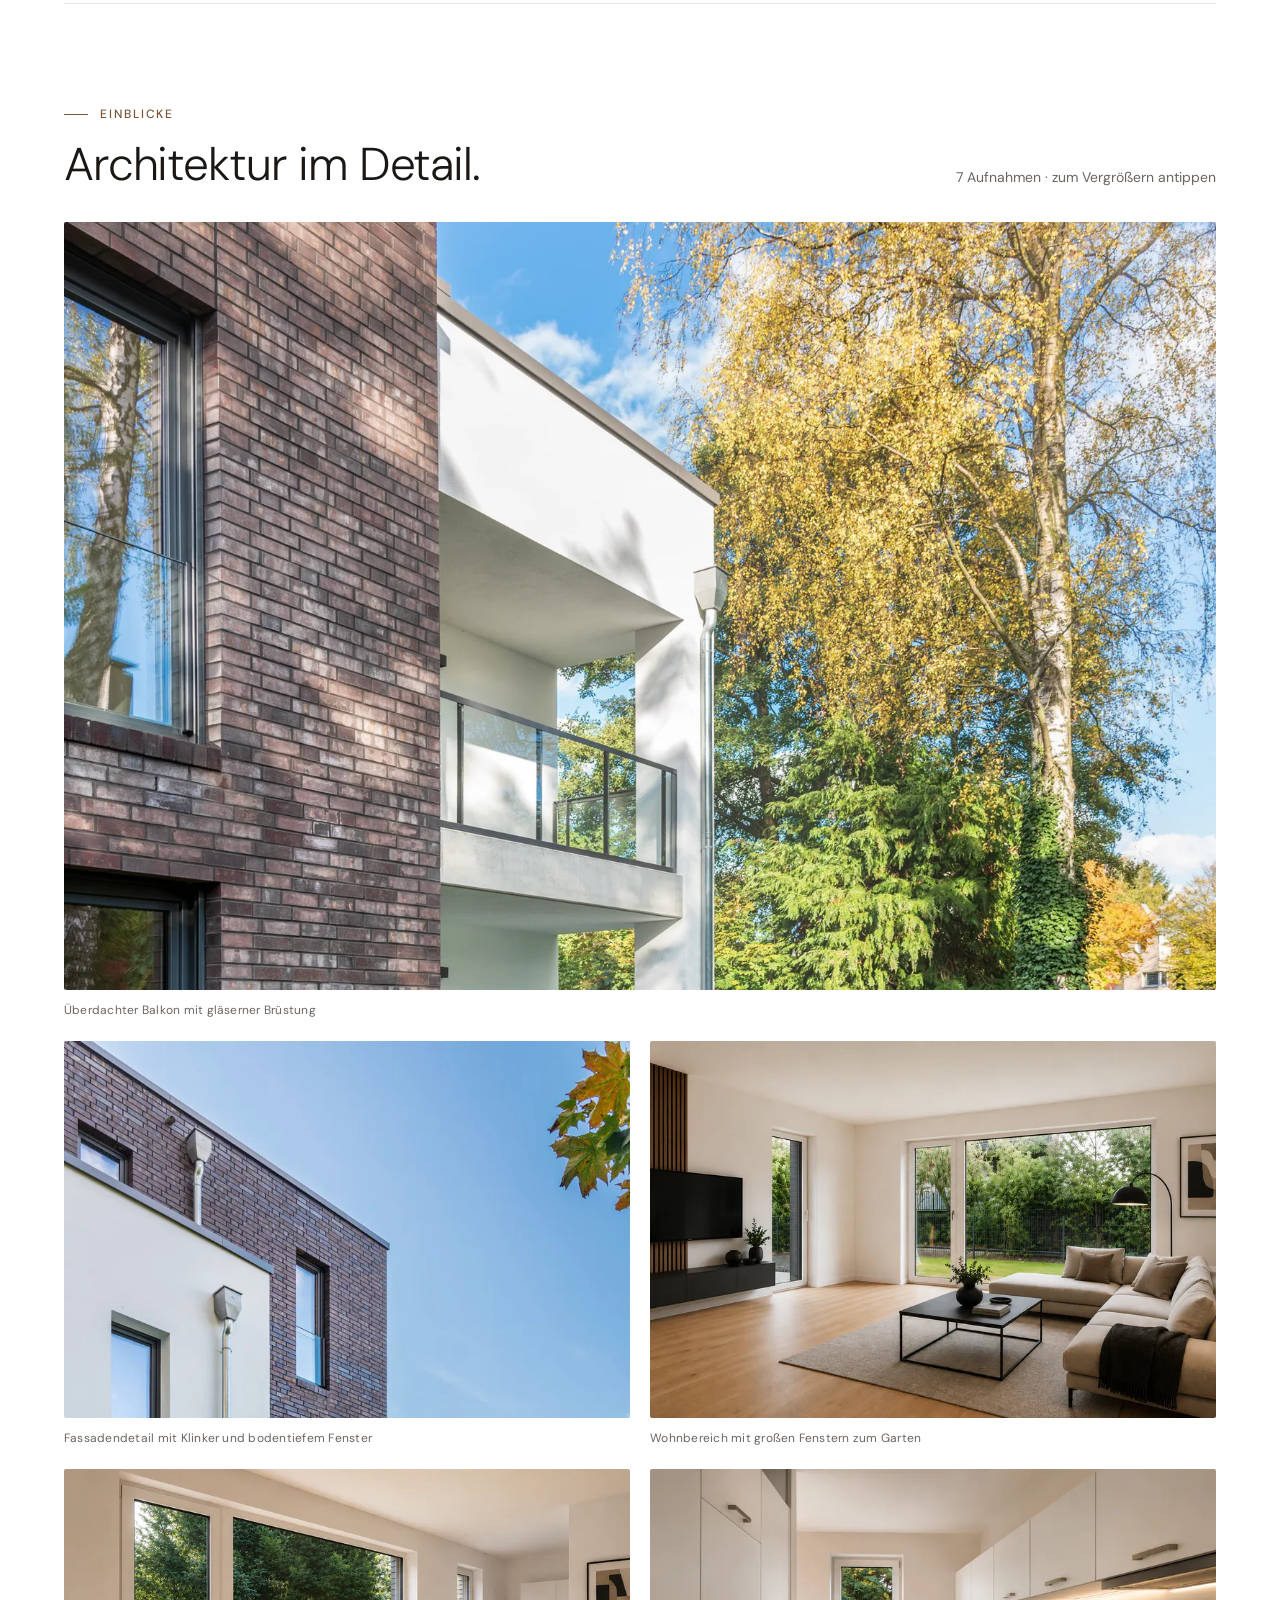
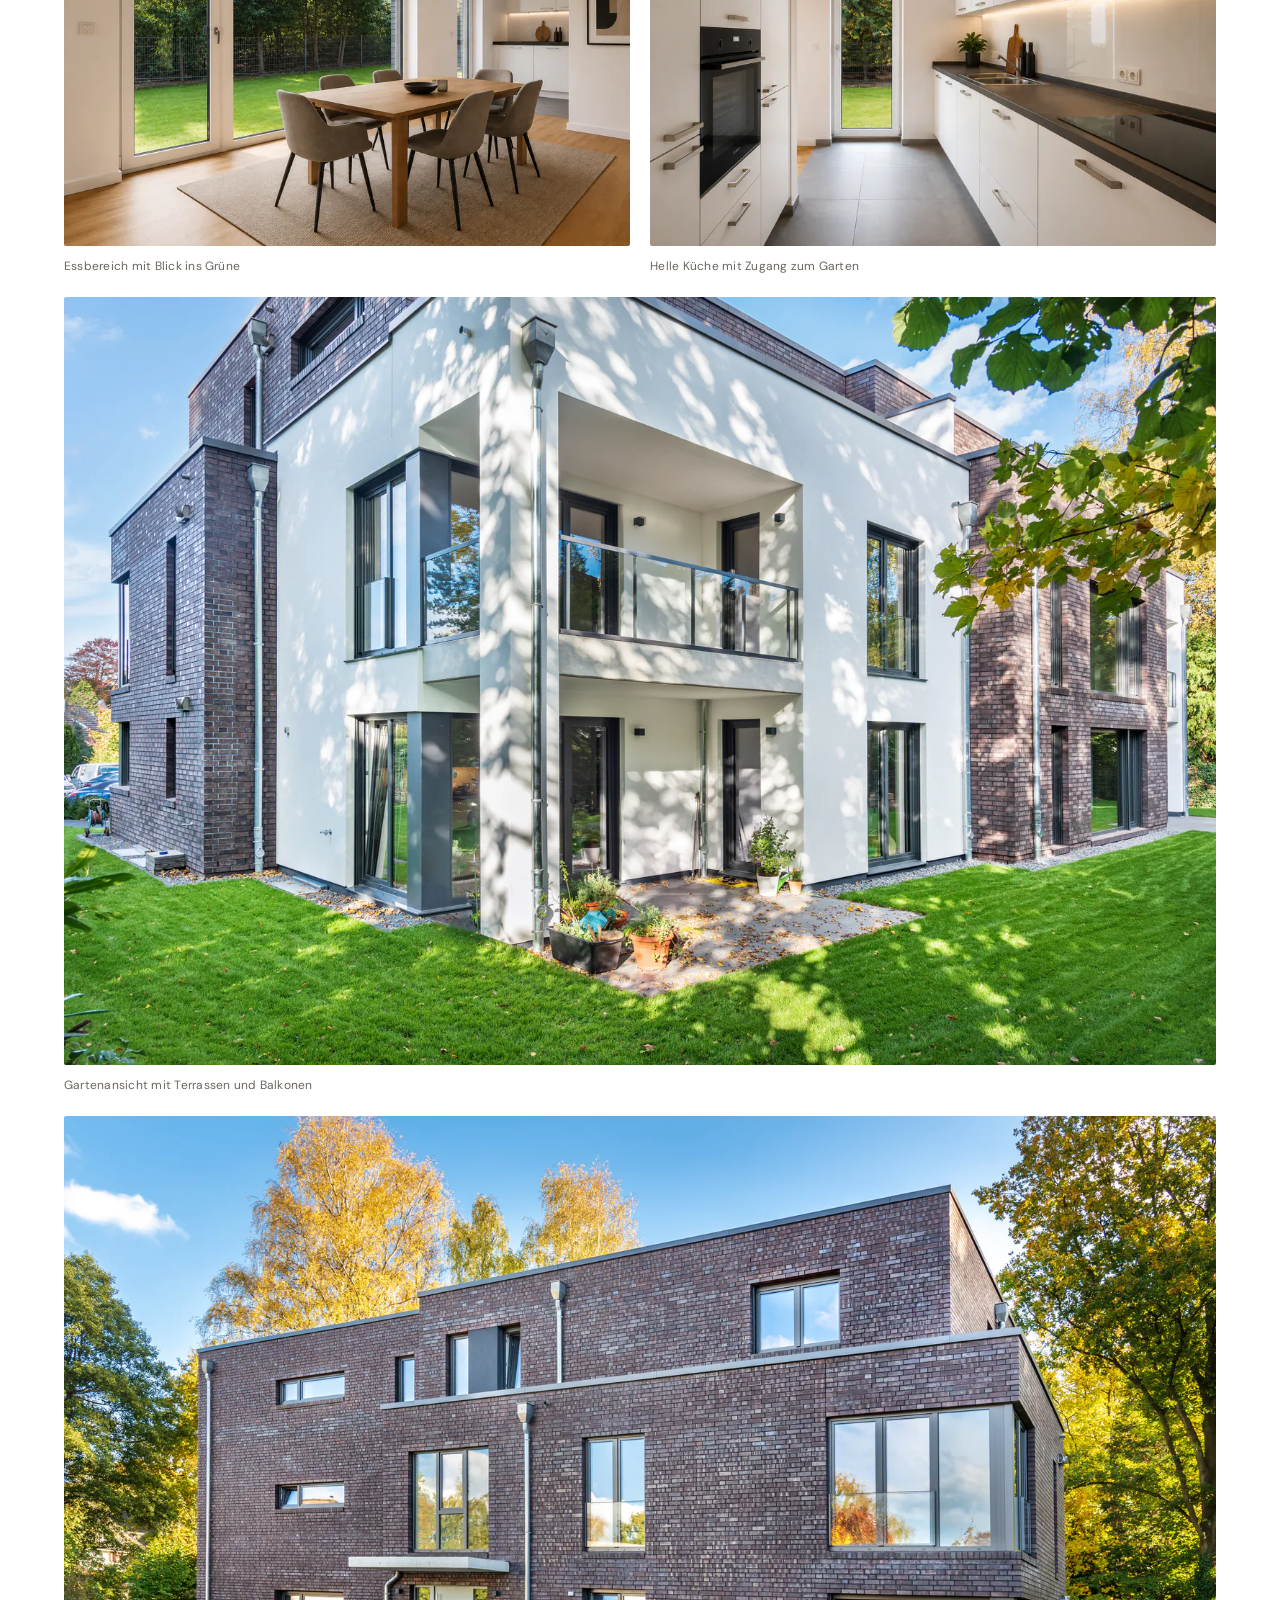
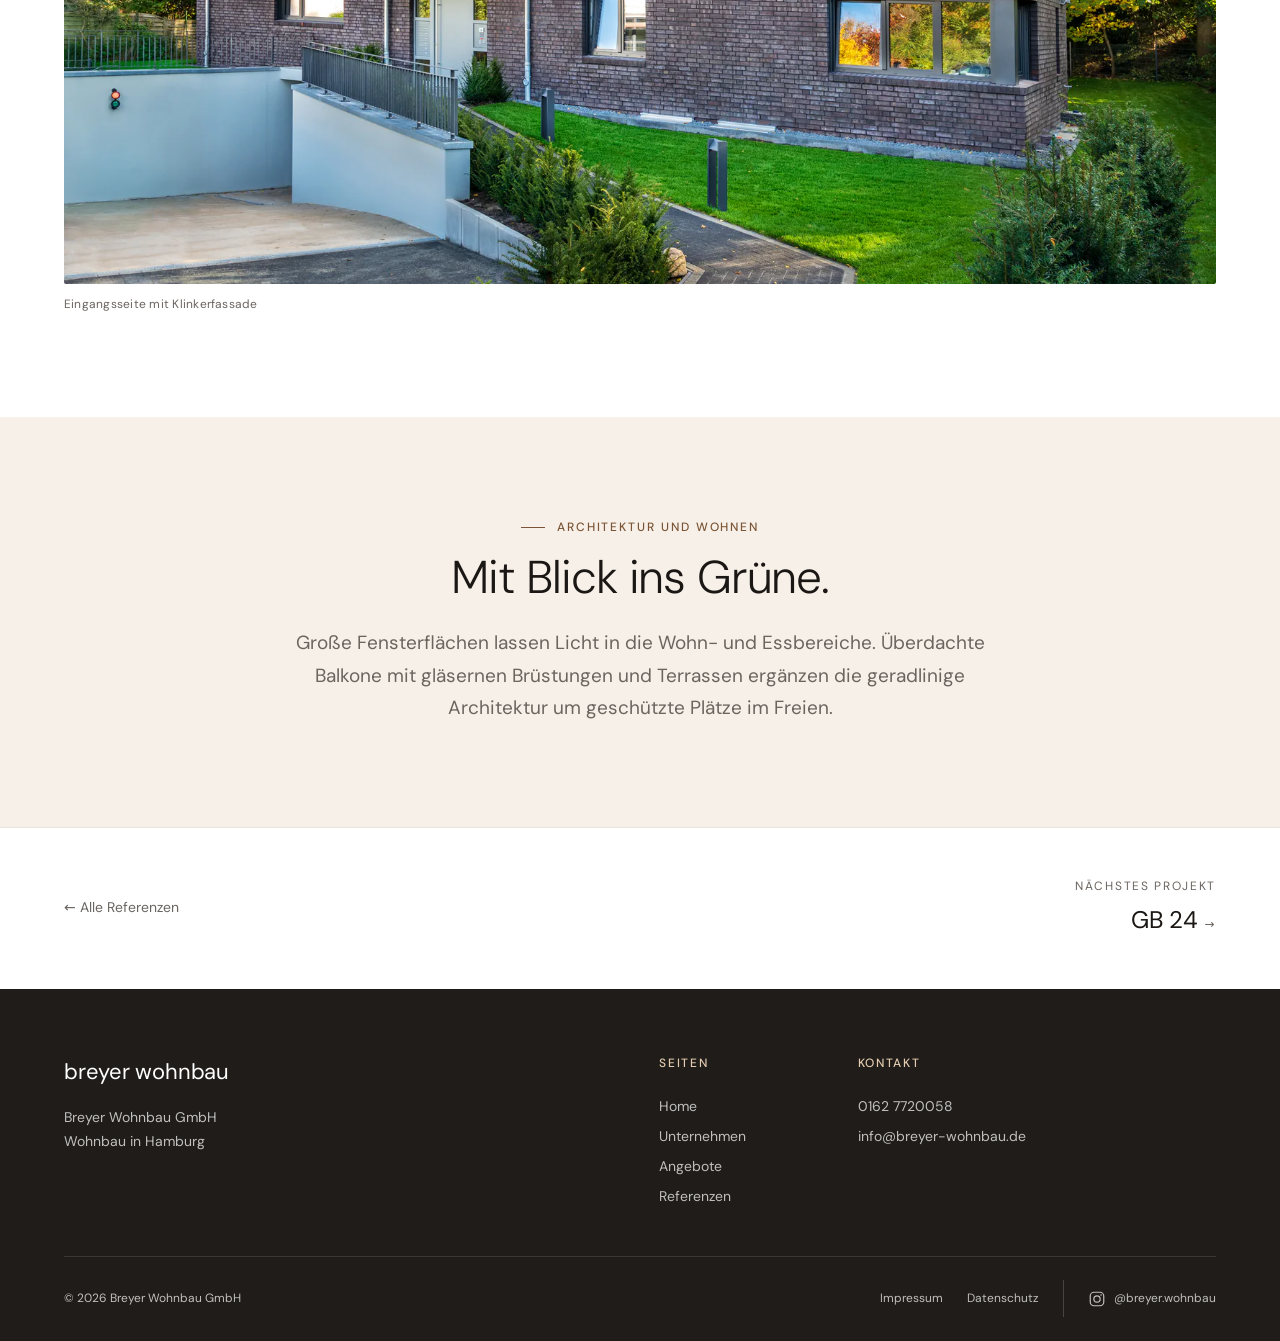
<file: referenz-sw-9.html>
<!doctype html>
<html lang="de">
<head>
<meta charset="utf-8">
<meta name="viewport" content="width=device-width,initial-scale=1">

<title>SW 9 · Breyer Wohnbau GmbH</title>
<meta name="description" content="SW 9: ein fertiggestelltes und verkauftes Mehrfamilienhaus mit sechs Wohneinheiten.">
<meta name="theme-color" content="#ffffff">
<meta property="og:type" content="website">
<meta property="og:locale" content="de_DE">
<meta property="og:site_name" content="Breyer Wohnbau GmbH">
<meta property="og:title" content="SW 9 · Breyer Wohnbau GmbH">
<meta property="og:description" content="SW 9: ein fertiggestelltes und verkauftes Mehrfamilienhaus mit sechs Wohneinheiten.">
<link rel="icon" href="favicon.png" type="image/png">
<link rel="apple-touch-icon" href="apple-touch-icon.png">
<link rel="preload" href="schriften/dm-sans-latin-400-normal.woff2" as="font" type="font/woff2" crossorigin>
<link rel="preload" href="schriften/dm-sans-latin-300-normal.woff2" as="font" type="font/woff2" crossorigin>
<link rel="preload" as="image" type="image/webp" imagesrcset="bilder/referenz-sw-9-480.webp 480w, bilder/referenz-sw-9-800.webp 800w, bilder/referenz-sw-9-1200.webp 1200w, bilder/referenz-sw-9-1600.webp 1600w, bilder/referenz-sw-9-2400.webp 2400w" imagesizes="100vw">
<link rel="stylesheet" href="design.css">
<link rel="stylesheet" href="style.css?v=20261127b">
</head>
<body class="seite-referenz-sw-9">
<a class="skip" href="#inhalt">Zum Inhalt springen</a>
<header class="kopf">
<div class="kopf-innen">
<a class="nav-logo" href="index.html" aria-label="Breyer Wohnbau GmbH – zur Startseite"><img src="bilder/logo.png" alt="Breyer Wohnbau GmbH" width="320" height="231"></a>
<button class="nav-toggle" type="button" aria-expanded="false" aria-controls="hauptnav"><span class="nav-toggle-text">Menü</span><span class="nav-toggle-icon" aria-hidden="true"></span></button>
<nav id="hauptnav" class="nav-links" aria-label="Hauptnavigation"><a href="index.html">Home</a><a href="ueber-uns.html">Unternehmen</a><a href="angebot.html">Angebote</a><a href="referenzen.html" aria-current="page">Referenzen</a><div class="nav-social"><a class="social-link" href="https://www.instagram.com/breyer.wohnbau/" target="_blank" rel="noopener" aria-label="Instagram (@breyer.wohnbau) – öffnet in neuem Fenster"><svg viewBox="0 0 24 24" width="18" height="18" aria-hidden="true" focusable="false"><rect x="3" y="3" width="18" height="18" rx="5" fill="none" stroke="currentColor" stroke-width="1.6"/><circle cx="12" cy="12" r="4.2" fill="none" stroke="currentColor" stroke-width="1.6"/><circle cx="17.4" cy="6.6" r="1.1" fill="currentColor"/></svg><span>@breyer.wohnbau</span></a></div></nav>
</div>
</header>
<main id="inhalt" tabindex="-1">
<article class="reference-detail">
<header class="rd-kopf wrap"><nav class="brotkrumen" aria-label="Brotkrumen"><a href="referenzen.html">Referenzen</a><span aria-hidden="true">/</span><span aria-current="page">SW 9</span></nav><p class="sec-label">Referenz · Fertiggestellt &amp; verkauft</p><h1>SW 9</h1><p class="rd-unter">Sechs Wohneinheiten. Wohnen im Grünen.</p></header>
<div class="rd-hero wrap-breit"><picture><source type="image/webp" srcset="bilder/referenz-sw-9-480.webp 480w, bilder/referenz-sw-9-800.webp 800w, bilder/referenz-sw-9-1200.webp 1200w, bilder/referenz-sw-9-1600.webp 1600w, bilder/referenz-sw-9-2400.webp 2400w" sizes="min(1440px, 100vw)"><img src="bilder/referenz-sw-9-1600.jpg" alt="SW 9 – Gesamtansicht" width="3000" height="2002" fetchpriority="high" decoding="async" style="object-position:50% 35%"></picture></div>
<section class="rd-intro wrap"><div><p class="sec-label">Das Projekt</p><h2>Klare Formen. Viel Licht.</h2></div><div class="rd-intro-text"><p>Im Projekt SW 9 haben wir ein Mehrfamilienhaus mit sechs Wohneinheiten realisiert. Das Projekt ist fertiggestellt und verkauft. Dunkler Klinker und helle Putzflächen gliedern die Fassade. Große Fenster, Terrassen und Balkone verbinden die Wohnräume mit der grünen Umgebung.</p><dl class="rd-facts"><div><dt>Wohneinheiten</dt><dd>6</dd></div><div><dt>Mehrfamilienhaus</dt><dd>1</dd></div><div><dt>Projektstatus</dt><dd>Verkauft</dd></div></dl></div></section>

<section class="rd-gallery wrap-breit" id="galerie" aria-labelledby="galerie-titel"><div class="rd-gallery-kopf"><div><p class="sec-label">Einblicke</p><h2 id="galerie-titel">Architektur im Detail.</h2></div><p>7 Aufnahmen · zum Vergrößern antippen</p></div><div class="rd-photos"><figure class="rd-foto rd-breit"><button class="rd-photo" type="button" data-full="bilder/sw-9-02-2002.webp" data-index="0" aria-label="Überdachter Balkon mit gläserner Brüstung – vergrößern"><picture><source type="image/webp" srcset="bilder/sw-9-02-480.webp 480w, bilder/sw-9-02-800.webp 800w, bilder/sw-9-02-1200.webp 1200w, bilder/sw-9-02-1600.webp 1600w, bilder/sw-9-02-2002.webp 2002w" sizes="(max-width:700px) 100vw, min(1440px, 94vw)"><img src="bilder/sw-9-02-1600.jpg" alt="Überdachter Balkon mit gläserner Brüstung" width="2002" height="1335" loading="lazy" decoding="async"></picture></button><figcaption>Überdachter Balkon mit gläserner Brüstung</figcaption></figure><figure class="rd-foto"><button class="rd-photo" type="button" data-full="bilder/sw-9-03-1946.webp" data-index="1" aria-label="Fassadendetail mit Klinker und bodentiefem Fenster – vergrößern"><picture><source type="image/webp" srcset="bilder/sw-9-03-480.webp 480w, bilder/sw-9-03-800.webp 800w, bilder/sw-9-03-1200.webp 1200w, bilder/sw-9-03-1600.webp 1600w, bilder/sw-9-03-1946.webp 1946w" sizes="(max-width:700px) 100vw, min(720px, 47vw)"><img src="bilder/sw-9-03-1600.jpg" alt="Fassadendetail mit Klinker und bodentiefem Fenster" width="1946" height="1297" loading="lazy" decoding="async"></picture></button><figcaption>Fassadendetail mit Klinker und bodentiefem Fenster</figcaption></figure><figure class="rd-foto"><button class="rd-photo" type="button" data-full="bilder/sw-9-04-1535.webp" data-index="2" aria-label="Wohnbereich mit großen Fenstern zum Garten – vergrößern"><picture><source type="image/webp" srcset="bilder/sw-9-04-480.webp 480w, bilder/sw-9-04-800.webp 800w, bilder/sw-9-04-1200.webp 1200w, bilder/sw-9-04-1535.webp 1535w" sizes="(max-width:700px) 100vw, min(720px, 47vw)"><img src="bilder/sw-9-04-1535.jpg" alt="Wohnbereich mit großen Fenstern zum Garten" width="1535" height="1024" loading="lazy" decoding="async"></picture></button><figcaption>Wohnbereich mit großen Fenstern zum Garten</figcaption></figure><figure class="rd-foto"><button class="rd-photo" type="button" data-full="bilder/sw-9-05-1535.webp" data-index="3" aria-label="Essbereich mit Blick ins Grüne – vergrößern"><picture><source type="image/webp" srcset="bilder/sw-9-05-480.webp 480w, bilder/sw-9-05-800.webp 800w, bilder/sw-9-05-1200.webp 1200w, bilder/sw-9-05-1535.webp 1535w" sizes="(max-width:700px) 100vw, min(720px, 47vw)"><img src="bilder/sw-9-05-1535.jpg" alt="Essbereich mit Blick ins Grüne" width="1535" height="1024" loading="lazy" decoding="async"></picture></button><figcaption>Essbereich mit Blick ins Grüne</figcaption></figure><figure class="rd-foto"><button class="rd-photo" type="button" data-full="bilder/sw-9-06-1535.webp" data-index="4" aria-label="Helle Küche mit Zugang zum Garten – vergrößern"><picture><source type="image/webp" srcset="bilder/sw-9-06-480.webp 480w, bilder/sw-9-06-800.webp 800w, bilder/sw-9-06-1200.webp 1200w, bilder/sw-9-06-1535.webp 1535w" sizes="(max-width:700px) 100vw, min(720px, 47vw)"><img src="bilder/sw-9-06-1535.jpg" alt="Helle Küche mit Zugang zum Garten" width="1535" height="1024" loading="lazy" decoding="async"></picture></button><figcaption>Helle Küche mit Zugang zum Garten</figcaption></figure><figure class="rd-foto rd-breit"><button class="rd-photo" type="button" data-full="bilder/sw-9-07-2400.webp" data-index="5" aria-label="Gartenansicht mit Terrassen und Balkonen – vergrößern"><picture><source type="image/webp" srcset="bilder/sw-9-07-480.webp 480w, bilder/sw-9-07-800.webp 800w, bilder/sw-9-07-1200.webp 1200w, bilder/sw-9-07-1600.webp 1600w, bilder/sw-9-07-2400.webp 2400w" sizes="(max-width:700px) 100vw, min(1440px, 94vw)"><img src="bilder/sw-9-07-1600.jpg" alt="Gartenansicht mit Terrassen und Balkonen" width="3000" height="2002" loading="lazy" decoding="async"></picture></button><figcaption>Gartenansicht mit Terrassen und Balkonen</figcaption></figure><figure class="rd-foto rd-breit"><button class="rd-photo" type="button" data-full="bilder/sw-9-08-2400.webp" data-index="6" aria-label="Eingangsseite mit Klinkerfassade – vergrößern"><picture><source type="image/webp" srcset="bilder/sw-9-08-480.webp 480w, bilder/sw-9-08-800.webp 800w, bilder/sw-9-08-1200.webp 1200w, bilder/sw-9-08-1600.webp 1600w, bilder/sw-9-08-2400.webp 2400w" sizes="(max-width:700px) 100vw, min(1440px, 94vw)"><img src="bilder/sw-9-08-1600.jpg" alt="Eingangsseite mit Klinkerfassade" width="3000" height="2002" loading="lazy" decoding="async"></picture></button><figcaption>Eingangsseite mit Klinkerfassade</figcaption></figure></div></section>
<section class="rd-concept wrap"><p class="sec-label">Architektur und Wohnen</p><h2>Mit Blick ins Grüne.</h2><p>Große Fensterflächen lassen Licht in die Wohn- und Essbereiche. Überdachte Balkone mit gläsernen Brüstungen und Terrassen ergänzen die geradlinige Architektur um geschützte Plätze im Freien.</p></section>
<nav class="rd-end" aria-label="Weitere Referenzen"><div class="wrap rd-end-innen"><a class="rd-zurueck" href="referenzen.html"><span aria-hidden="true">←</span> Alle Referenzen</a><a class="rd-weiter" href="referenz-gb-24.html"><span>Nächstes Projekt</span><strong>GB 24 <span class="pfeil" aria-hidden="true">→</span></strong></a></div></nav>
<dialog class="rd-viewer" aria-label="Bildansicht SW 9"><div class="rd-viewer-bild"><img alt=""></div><p class="rd-viewer-text" aria-live="polite"></p><div class="rd-viewer-leiste"><button class="rd-prev" type="button" aria-label="Vorheriges Bild">←</button><span class="rd-zaehler"></span><button class="rd-next" type="button" aria-label="Nächstes Bild">→</button></div><button class="rd-close" type="button" aria-label="Bildansicht schließen">✕</button></dialog>
</article>
</main>
<footer class="fuss">
<div class="wrap fuss-grid">
<div class="fuss-marke"><p class="footer-logo">breyer wohnbau</p><p>Breyer Wohnbau GmbH<br>Wohnbau in Hamburg</p></div>
<nav class="fuss-nav" aria-label="Fußzeile"><p class="fuss-titel">Seiten</p><a href="index.html">Home</a><a href="ueber-uns.html">Unternehmen</a><a href="angebot.html">Angebote</a><a href="referenzen.html">Referenzen</a></nav>
<div class="fuss-kontakt"><p class="fuss-titel">Kontakt</p><a href="tel:+491627720058">0162 7720058</a><a href="mailto:info@breyer-wohnbau.de">info@breyer-wohnbau.de</a></div>
</div>
<div class="wrap fuss-unten"><p class="footer-copy">© 2026 Breyer Wohnbau GmbH</p><div class="footer-links"><a href="impressum.html">Impressum</a><a href="datenschutz.html">Datenschutz</a><a class="social-link" href="https://www.instagram.com/breyer.wohnbau/" target="_blank" rel="noopener" aria-label="Instagram (@breyer.wohnbau) – öffnet in neuem Fenster"><svg viewBox="0 0 24 24" width="18" height="18" aria-hidden="true" focusable="false"><rect x="3" y="3" width="18" height="18" rx="5" fill="none" stroke="currentColor" stroke-width="1.6"/><circle cx="12" cy="12" r="4.2" fill="none" stroke="currentColor" stroke-width="1.6"/><circle cx="17.4" cy="6.6" r="1.1" fill="currentColor"/></svg><span>@breyer.wohnbau</span></a></div></div>
</footer>
<script src="seite.js?v=20261127b" defer></script>
<script src="referenz.js" defer></script>
</body>
</html>
</file>
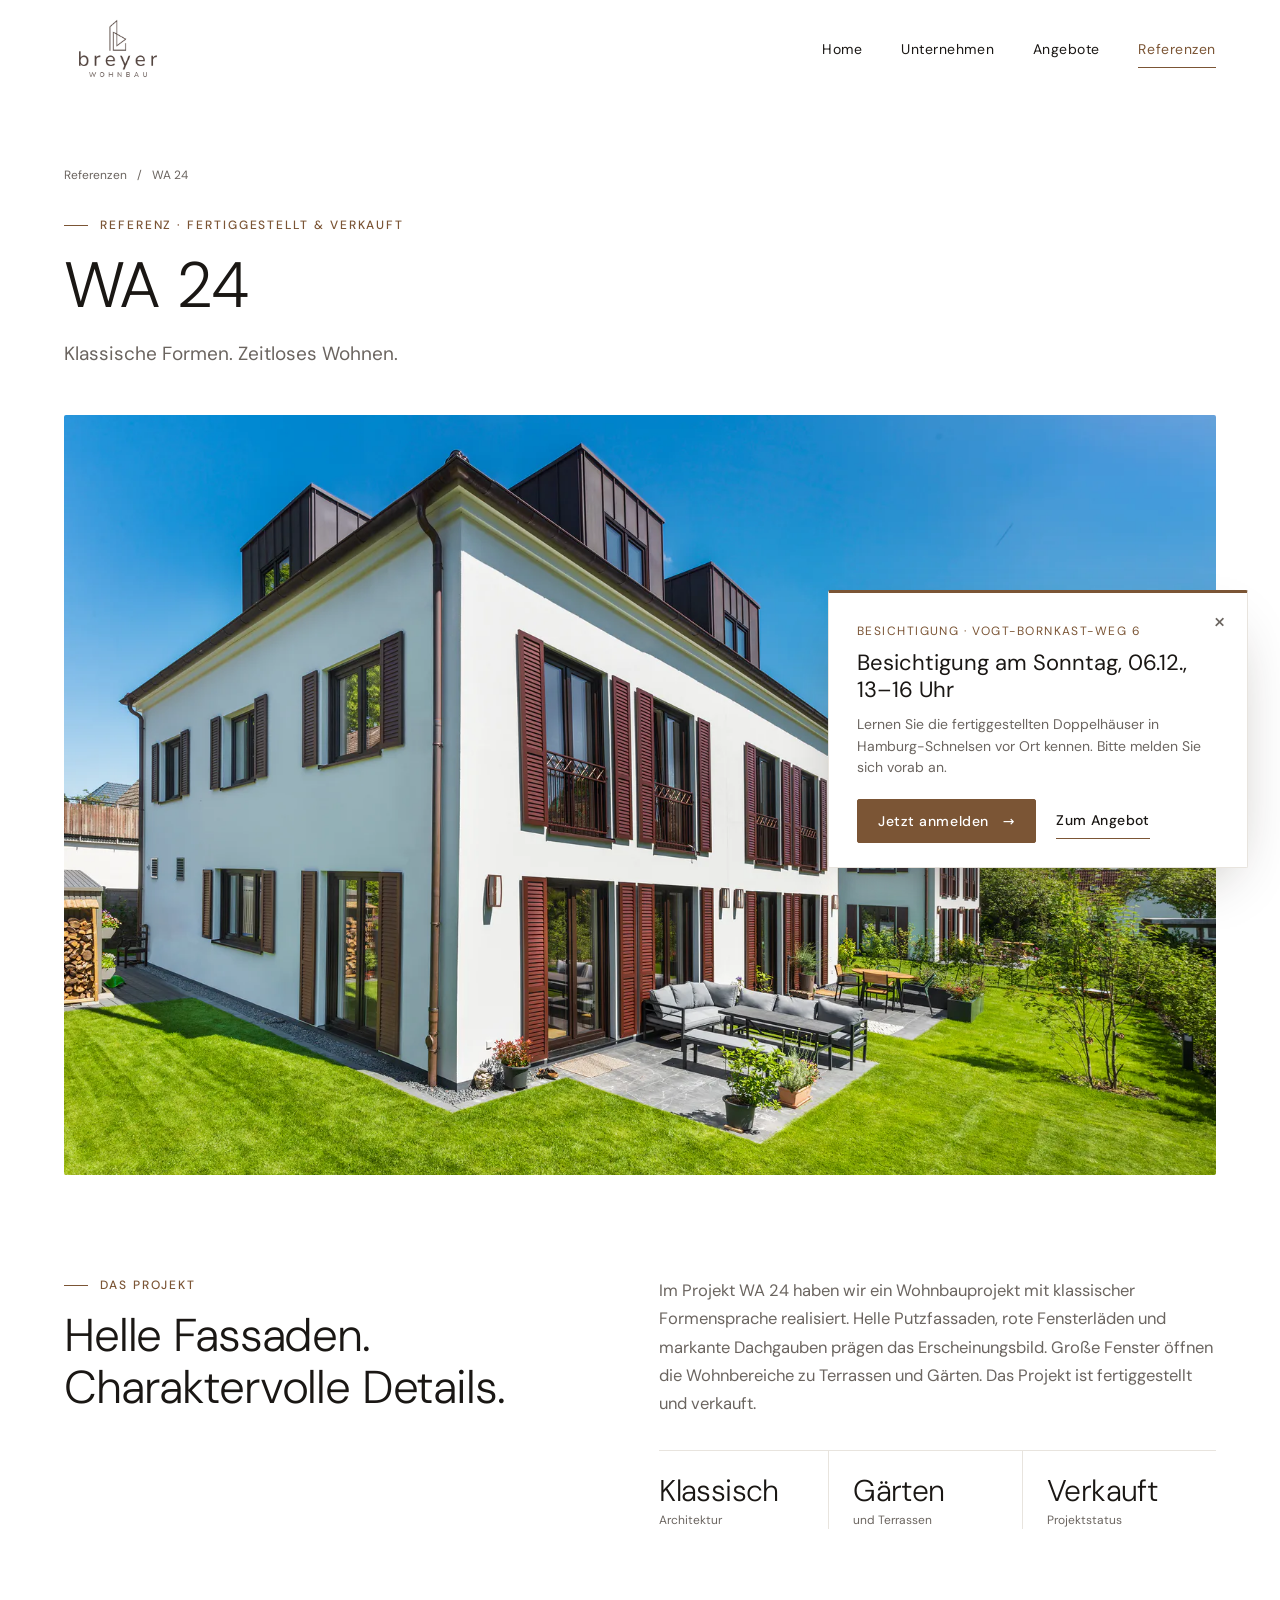
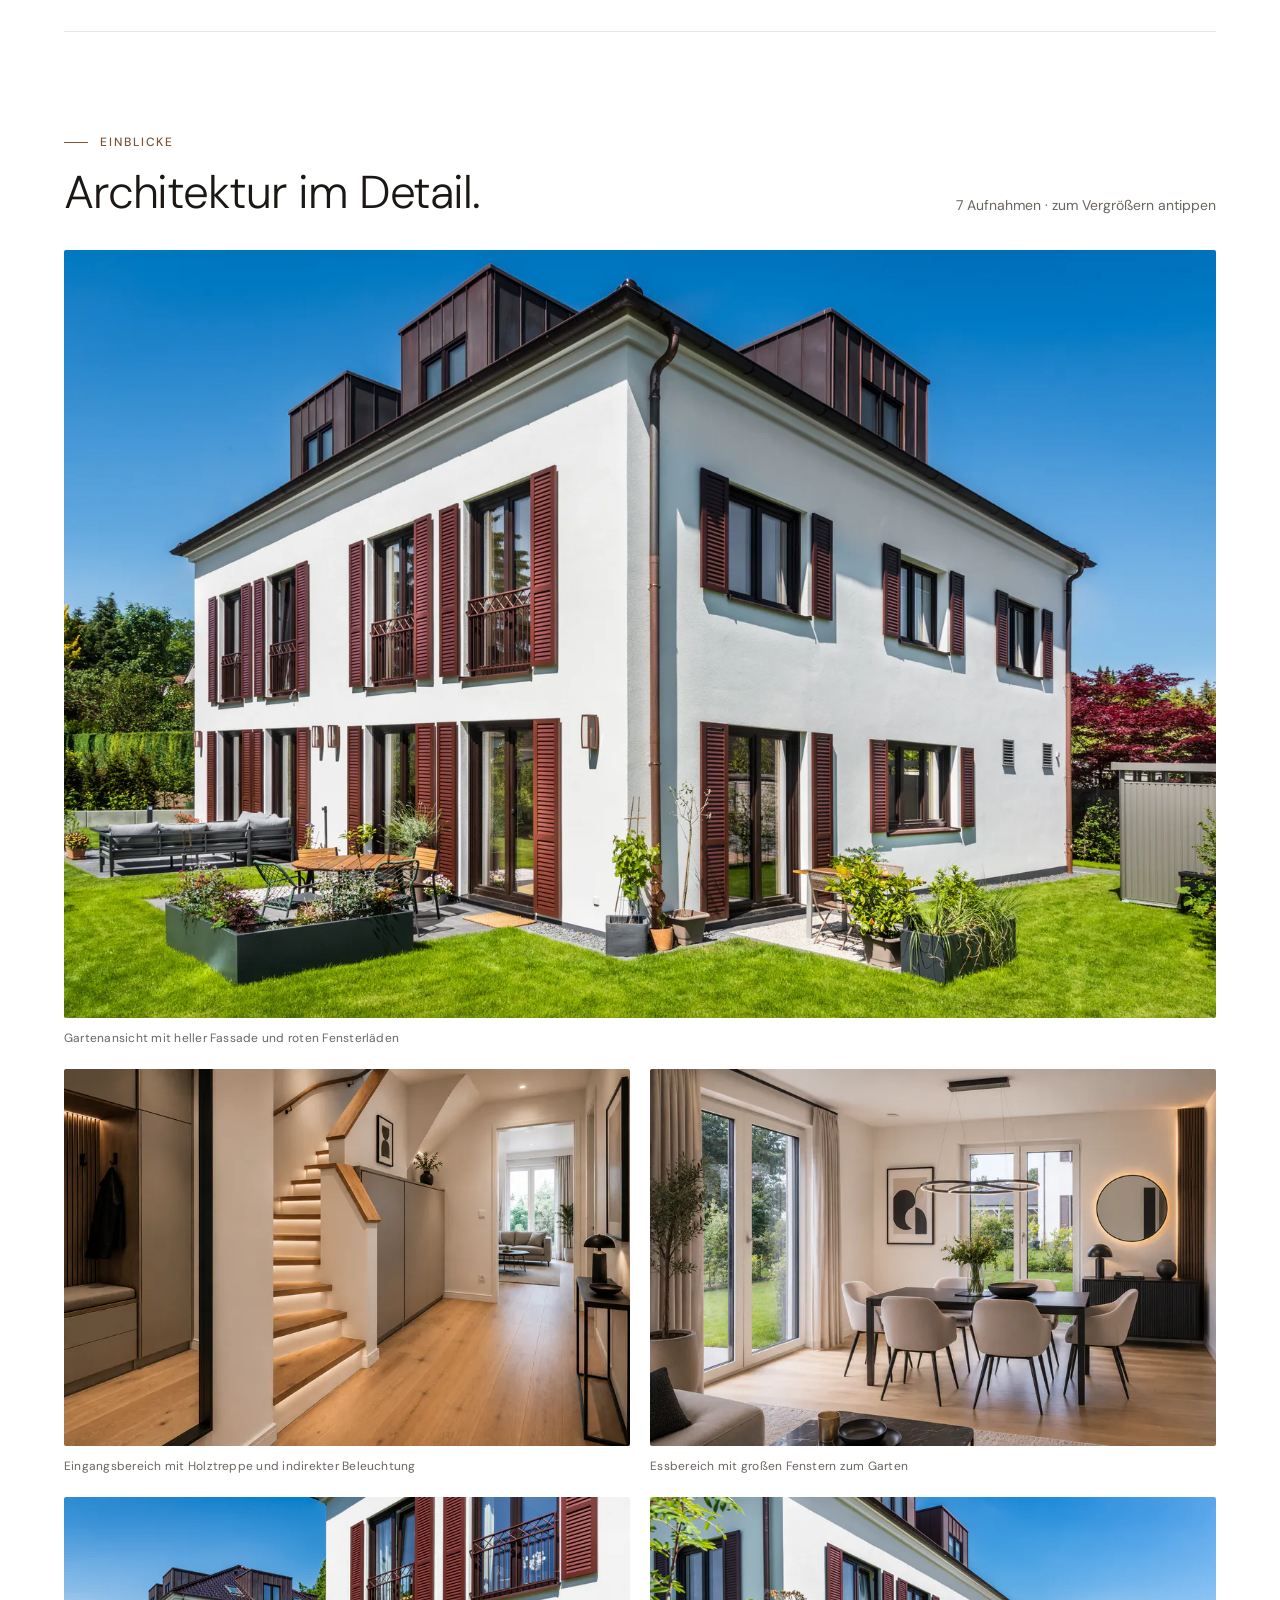
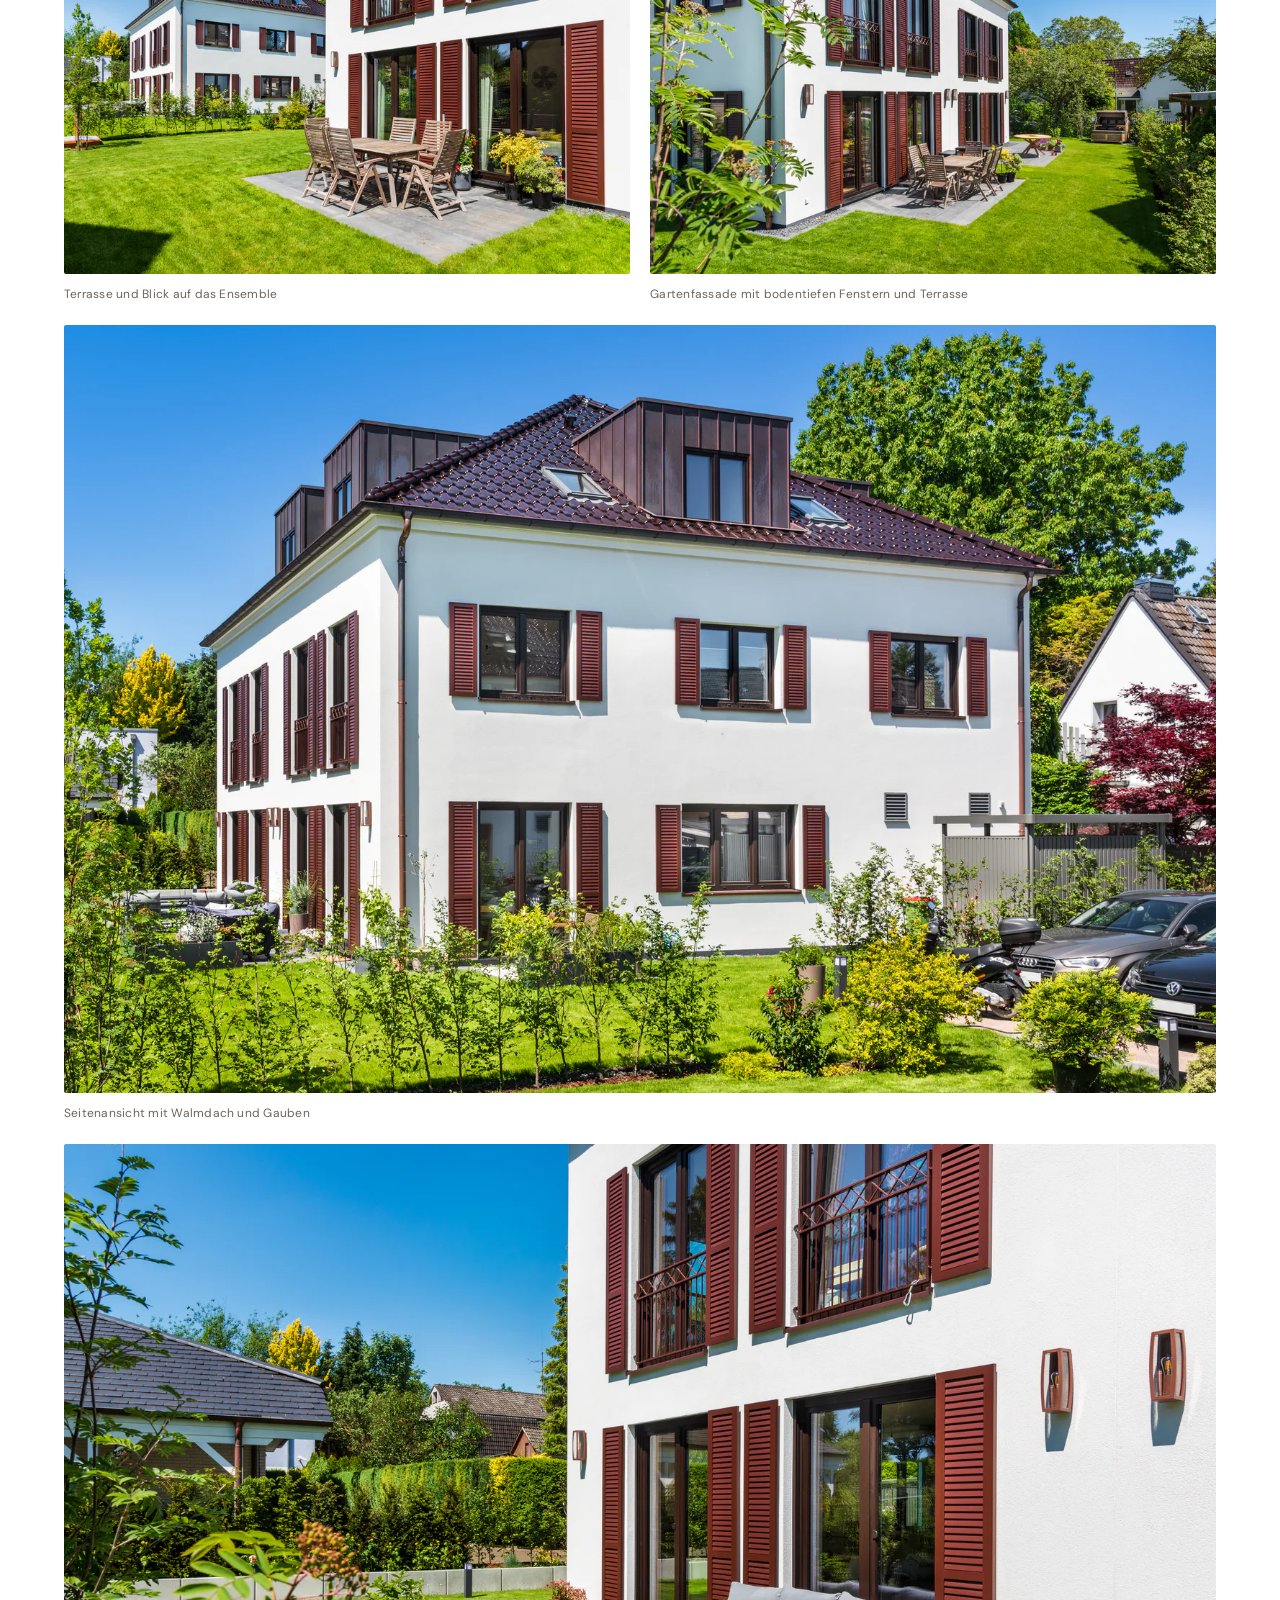
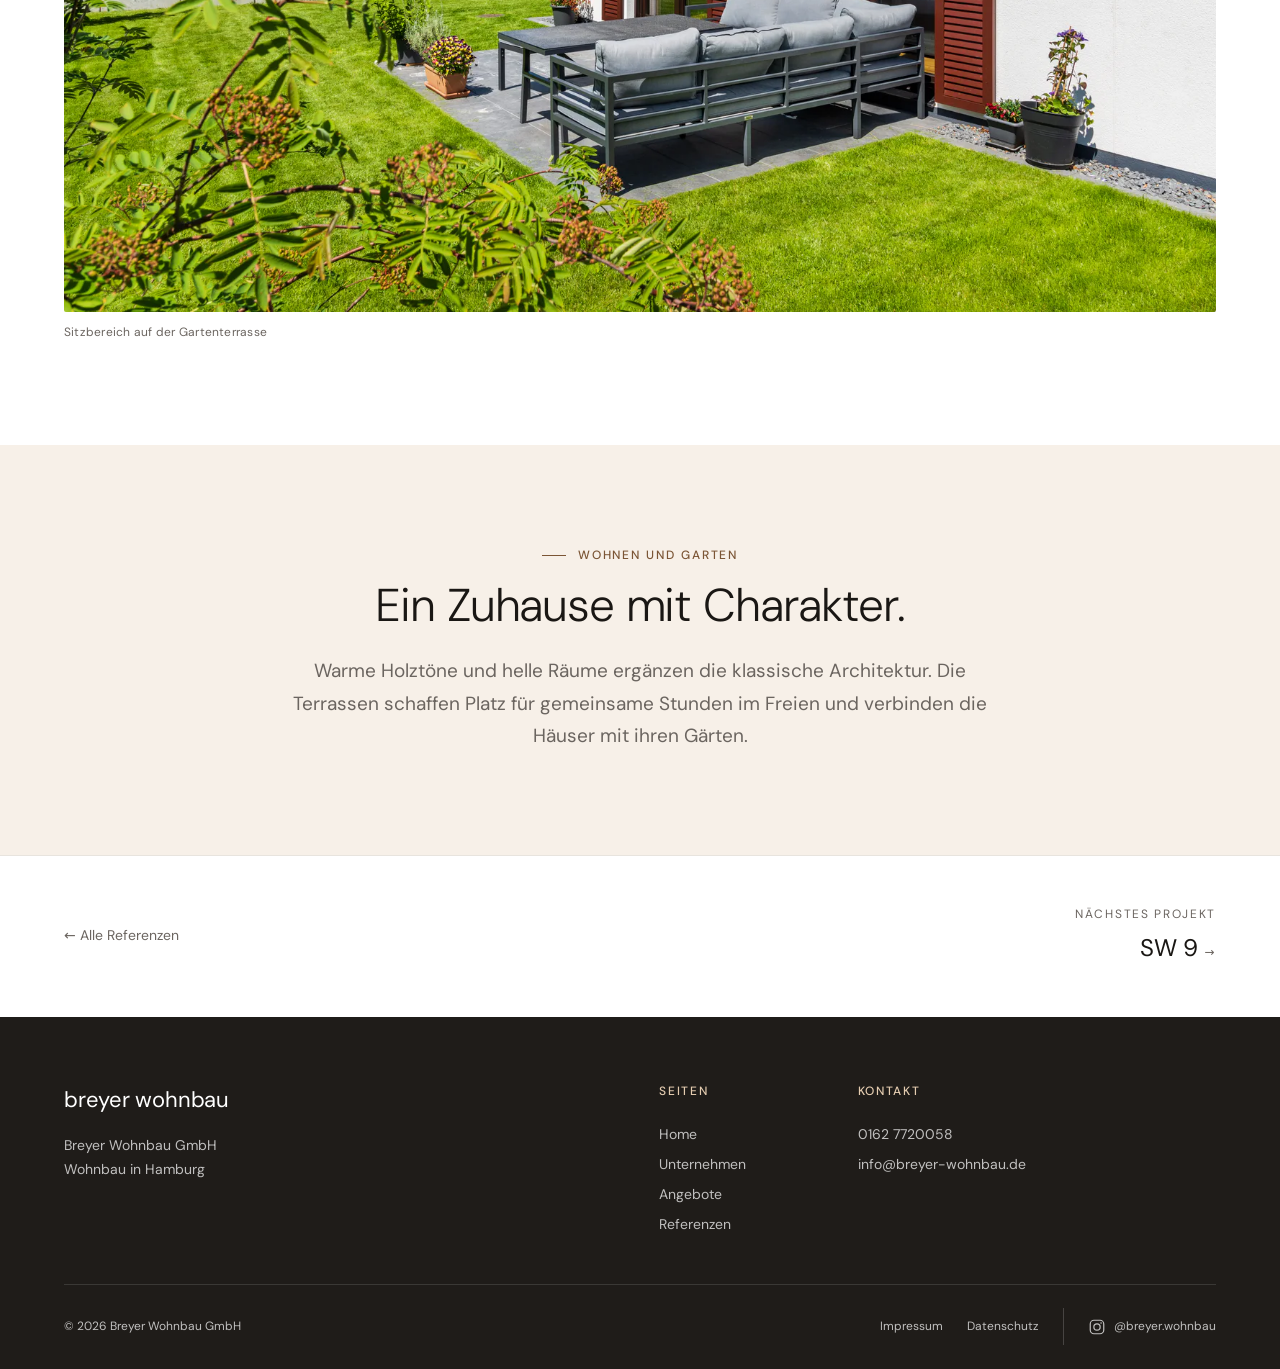
<file: referenz-wa-24.html>
<!doctype html>
<html lang="de">
<head>
<meta charset="utf-8">
<meta name="viewport" content="width=device-width,initial-scale=1">

<title>WA 24 · Breyer Wohnbau GmbH</title>
<meta name="description" content="WA 24: fertiggestelltes und verkauftes Wohnbauprojekt mit klassischer Architektur, Terrassen und Gärten.">
<meta name="theme-color" content="#ffffff">
<meta property="og:type" content="website">
<meta property="og:locale" content="de_DE">
<meta property="og:site_name" content="Breyer Wohnbau GmbH">
<meta property="og:title" content="WA 24 · Breyer Wohnbau GmbH">
<meta property="og:description" content="WA 24: fertiggestelltes und verkauftes Wohnbauprojekt mit klassischer Architektur, Terrassen und Gärten.">
<link rel="icon" href="favicon.png" type="image/png">
<link rel="apple-touch-icon" href="apple-touch-icon.png">
<link rel="preload" href="schriften/dm-sans-latin-400-normal.woff2" as="font" type="font/woff2" crossorigin>
<link rel="preload" href="schriften/dm-sans-latin-300-normal.woff2" as="font" type="font/woff2" crossorigin>
<link rel="preload" as="image" type="image/webp" imagesrcset="bilder/referenz-wa-24-480.webp 480w, bilder/referenz-wa-24-800.webp 800w, bilder/referenz-wa-24-1200.webp 1200w, bilder/referenz-wa-24-1600.webp 1600w, bilder/referenz-wa-24-2400.webp 2400w" imagesizes="100vw">
<link rel="stylesheet" href="design.css">
<link rel="stylesheet" href="style.css?v=20261127b">
</head>
<body class="seite-referenz-wa-24">
<a class="skip" href="#inhalt">Zum Inhalt springen</a>
<header class="kopf">
<div class="kopf-innen">
<a class="nav-logo" href="index.html" aria-label="Breyer Wohnbau GmbH – zur Startseite"><img src="bilder/logo.png" alt="Breyer Wohnbau GmbH" width="320" height="231"></a>
<button class="nav-toggle" type="button" aria-expanded="false" aria-controls="hauptnav"><span class="nav-toggle-text">Menü</span><span class="nav-toggle-icon" aria-hidden="true"></span></button>
<nav id="hauptnav" class="nav-links" aria-label="Hauptnavigation"><a href="index.html">Home</a><a href="ueber-uns.html">Unternehmen</a><a href="angebot.html">Angebote</a><a href="referenzen.html" aria-current="page">Referenzen</a><div class="nav-social"><a class="social-link" href="https://www.instagram.com/breyer.wohnbau/" target="_blank" rel="noopener" aria-label="Instagram (@breyer.wohnbau) – öffnet in neuem Fenster"><svg viewBox="0 0 24 24" width="18" height="18" aria-hidden="true" focusable="false"><rect x="3" y="3" width="18" height="18" rx="5" fill="none" stroke="currentColor" stroke-width="1.6"/><circle cx="12" cy="12" r="4.2" fill="none" stroke="currentColor" stroke-width="1.6"/><circle cx="17.4" cy="6.6" r="1.1" fill="currentColor"/></svg><span>@breyer.wohnbau</span></a></div></nav>
</div>
</header>
<main id="inhalt" tabindex="-1">
<article class="reference-detail">
<header class="rd-kopf wrap"><nav class="brotkrumen" aria-label="Brotkrumen"><a href="referenzen.html">Referenzen</a><span aria-hidden="true">/</span><span aria-current="page">WA 24</span></nav><p class="sec-label">Referenz · Fertiggestellt &amp; verkauft</p><h1>WA 24</h1><p class="rd-unter">Klassische Formen. Zeitloses Wohnen.</p></header>
<div class="rd-hero wrap-breit"><picture><source type="image/webp" srcset="bilder/referenz-wa-24-480.webp 480w, bilder/referenz-wa-24-800.webp 800w, bilder/referenz-wa-24-1200.webp 1200w, bilder/referenz-wa-24-1600.webp 1600w, bilder/referenz-wa-24-2400.webp 2400w" sizes="min(1440px, 100vw)"><img src="bilder/referenz-wa-24-1600.jpg" alt="WA 24 – Gesamtansicht" width="3000" height="2046" fetchpriority="high" decoding="async" style="object-position:50% 35%"></picture></div>
<section class="rd-intro wrap"><div><p class="sec-label">Das Projekt</p><h2>Helle Fassaden. Charaktervolle Details.</h2></div><div class="rd-intro-text"><p>Im Projekt WA 24 haben wir ein Wohnbauprojekt mit klassischer Formensprache realisiert. Helle Putzfassaden, rote Fensterläden und markante Dachgauben prägen das Erscheinungsbild. Große Fenster öffnen die Wohnbereiche zu Terrassen und Gärten. Das Projekt ist fertiggestellt und verkauft.</p><dl class="rd-facts"><div><dt>Architektur</dt><dd>Klassisch</dd></div><div><dt>und Terrassen</dt><dd>Gärten</dd></div><div><dt>Projektstatus</dt><dd>Verkauft</dd></div></dl></div></section>

<section class="rd-gallery wrap-breit" id="galerie" aria-labelledby="galerie-titel"><div class="rd-gallery-kopf"><div><p class="sec-label">Einblicke</p><h2 id="galerie-titel">Architektur im Detail.</h2></div><p>7 Aufnahmen · zum Vergrößern antippen</p></div><div class="rd-photos"><figure class="rd-foto rd-breit"><button class="rd-photo" type="button" data-full="bilder/wa-24-01-2400.webp" data-index="0" aria-label="Gartenansicht mit heller Fassade und roten Fensterläden – vergrößern"><picture><source type="image/webp" srcset="bilder/wa-24-01-480.webp 480w, bilder/wa-24-01-800.webp 800w, bilder/wa-24-01-1200.webp 1200w, bilder/wa-24-01-1600.webp 1600w, bilder/wa-24-01-2400.webp 2400w" sizes="(max-width:700px) 100vw, min(1440px, 94vw)"><img src="bilder/wa-24-01-1600.jpg" alt="Gartenansicht mit heller Fassade und roten Fensterläden" width="3000" height="2002" loading="lazy" decoding="async"></picture></button><figcaption>Gartenansicht mit heller Fassade und roten Fensterläden</figcaption></figure><figure class="rd-foto"><button class="rd-photo" type="button" data-full="bilder/wa-24-02-1535.webp" data-index="1" aria-label="Eingangsbereich mit Holztreppe und indirekter Beleuchtung – vergrößern"><picture><source type="image/webp" srcset="bilder/wa-24-02-480.webp 480w, bilder/wa-24-02-800.webp 800w, bilder/wa-24-02-1200.webp 1200w, bilder/wa-24-02-1535.webp 1535w" sizes="(max-width:700px) 100vw, min(720px, 47vw)"><img src="bilder/wa-24-02-1535.jpg" alt="Eingangsbereich mit Holztreppe und indirekter Beleuchtung" width="1535" height="1024" loading="lazy" decoding="async"></picture></button><figcaption>Eingangsbereich mit Holztreppe und indirekter Beleuchtung</figcaption></figure><figure class="rd-foto"><button class="rd-photo" type="button" data-full="bilder/wa-24-03-1535.webp" data-index="2" aria-label="Essbereich mit großen Fenstern zum Garten – vergrößern"><picture><source type="image/webp" srcset="bilder/wa-24-03-480.webp 480w, bilder/wa-24-03-800.webp 800w, bilder/wa-24-03-1200.webp 1200w, bilder/wa-24-03-1535.webp 1535w" sizes="(max-width:700px) 100vw, min(720px, 47vw)"><img src="bilder/wa-24-03-1535.jpg" alt="Essbereich mit großen Fenstern zum Garten" width="1535" height="1024" loading="lazy" decoding="async"></picture></button><figcaption>Essbereich mit großen Fenstern zum Garten</figcaption></figure><figure class="rd-foto"><button class="rd-photo" type="button" data-full="bilder/wa-24-04-2400.webp" data-index="3" aria-label="Terrasse und Blick auf das Ensemble – vergrößern"><picture><source type="image/webp" srcset="bilder/wa-24-04-480.webp 480w, bilder/wa-24-04-800.webp 800w, bilder/wa-24-04-1200.webp 1200w, bilder/wa-24-04-1600.webp 1600w, bilder/wa-24-04-2400.webp 2400w" sizes="(max-width:700px) 100vw, min(720px, 47vw)"><img src="bilder/wa-24-04-1600.jpg" alt="Terrasse und Blick auf das Ensemble" width="3000" height="2002" loading="lazy" decoding="async"></picture></button><figcaption>Terrasse und Blick auf das Ensemble</figcaption></figure><figure class="rd-foto"><button class="rd-photo" type="button" data-full="bilder/wa-24-05-2400.webp" data-index="4" aria-label="Gartenfassade mit bodentiefen Fenstern und Terrasse – vergrößern"><picture><source type="image/webp" srcset="bilder/wa-24-05-480.webp 480w, bilder/wa-24-05-800.webp 800w, bilder/wa-24-05-1200.webp 1200w, bilder/wa-24-05-1600.webp 1600w, bilder/wa-24-05-2400.webp 2400w" sizes="(max-width:700px) 100vw, min(720px, 47vw)"><img src="bilder/wa-24-05-1600.jpg" alt="Gartenfassade mit bodentiefen Fenstern und Terrasse" width="3000" height="2002" loading="lazy" decoding="async"></picture></button><figcaption>Gartenfassade mit bodentiefen Fenstern und Terrasse</figcaption></figure><figure class="rd-foto rd-breit"><button class="rd-photo" type="button" data-full="bilder/wa-24-06-2400.webp" data-index="5" aria-label="Seitenansicht mit Walmdach und Gauben – vergrößern"><picture><source type="image/webp" srcset="bilder/wa-24-06-480.webp 480w, bilder/wa-24-06-800.webp 800w, bilder/wa-24-06-1200.webp 1200w, bilder/wa-24-06-1600.webp 1600w, bilder/wa-24-06-2400.webp 2400w" sizes="(max-width:700px) 100vw, min(1440px, 94vw)"><img src="bilder/wa-24-06-1600.jpg" alt="Seitenansicht mit Walmdach und Gauben" width="3000" height="2002" loading="lazy" decoding="async"></picture></button><figcaption>Seitenansicht mit Walmdach und Gauben</figcaption></figure><figure class="rd-foto rd-breit"><button class="rd-photo" type="button" data-full="bilder/wa-24-07-2400.webp" data-index="6" aria-label="Sitzbereich auf der Gartenterrasse – vergrößern"><picture><source type="image/webp" srcset="bilder/wa-24-07-480.webp 480w, bilder/wa-24-07-800.webp 800w, bilder/wa-24-07-1200.webp 1200w, bilder/wa-24-07-1600.webp 1600w, bilder/wa-24-07-2400.webp 2400w" sizes="(max-width:700px) 100vw, min(1440px, 94vw)"><img src="bilder/wa-24-07-1600.jpg" alt="Sitzbereich auf der Gartenterrasse" width="3000" height="2002" loading="lazy" decoding="async"></picture></button><figcaption>Sitzbereich auf der Gartenterrasse</figcaption></figure></div></section>
<section class="rd-concept wrap"><p class="sec-label">Wohnen und Garten</p><h2>Ein Zuhause mit Charakter.</h2><p>Warme Holztöne und helle Räume ergänzen die klassische Architektur. Die Terrassen schaffen Platz für gemeinsame Stunden im Freien und verbinden die Häuser mit ihren Gärten.</p></section>
<nav class="rd-end" aria-label="Weitere Referenzen"><div class="wrap rd-end-innen"><a class="rd-zurueck" href="referenzen.html"><span aria-hidden="true">←</span> Alle Referenzen</a><a class="rd-weiter" href="referenz-sw-9.html"><span>Nächstes Projekt</span><strong>SW 9 <span class="pfeil" aria-hidden="true">→</span></strong></a></div></nav>
<dialog class="rd-viewer" aria-label="Bildansicht WA 24"><div class="rd-viewer-bild"><img alt=""></div><p class="rd-viewer-text" aria-live="polite"></p><div class="rd-viewer-leiste"><button class="rd-prev" type="button" aria-label="Vorheriges Bild">←</button><span class="rd-zaehler"></span><button class="rd-next" type="button" aria-label="Nächstes Bild">→</button></div><button class="rd-close" type="button" aria-label="Bildansicht schließen">✕</button></dialog>
</article>
</main>
<footer class="fuss">
<div class="wrap fuss-grid">
<div class="fuss-marke"><p class="footer-logo">breyer wohnbau</p><p>Breyer Wohnbau GmbH<br>Wohnbau in Hamburg</p></div>
<nav class="fuss-nav" aria-label="Fußzeile"><p class="fuss-titel">Seiten</p><a href="index.html">Home</a><a href="ueber-uns.html">Unternehmen</a><a href="angebot.html">Angebote</a><a href="referenzen.html">Referenzen</a></nav>
<div class="fuss-kontakt"><p class="fuss-titel">Kontakt</p><a href="tel:+491627720058">0162 7720058</a><a href="mailto:info@breyer-wohnbau.de">info@breyer-wohnbau.de</a></div>
</div>
<div class="wrap fuss-unten"><p class="footer-copy">© 2026 Breyer Wohnbau GmbH</p><div class="footer-links"><a href="impressum.html">Impressum</a><a href="datenschutz.html">Datenschutz</a><a class="social-link" href="https://www.instagram.com/breyer.wohnbau/" target="_blank" rel="noopener" aria-label="Instagram (@breyer.wohnbau) – öffnet in neuem Fenster"><svg viewBox="0 0 24 24" width="18" height="18" aria-hidden="true" focusable="false"><rect x="3" y="3" width="18" height="18" rx="5" fill="none" stroke="currentColor" stroke-width="1.6"/><circle cx="12" cy="12" r="4.2" fill="none" stroke="currentColor" stroke-width="1.6"/><circle cx="17.4" cy="6.6" r="1.1" fill="currentColor"/></svg><span>@breyer.wohnbau</span></a></div></div>
</footer>
<script src="seite.js?v=20261127b" defer></script>
<script src="referenz.js" defer></script>
</body>
</html>
</file>
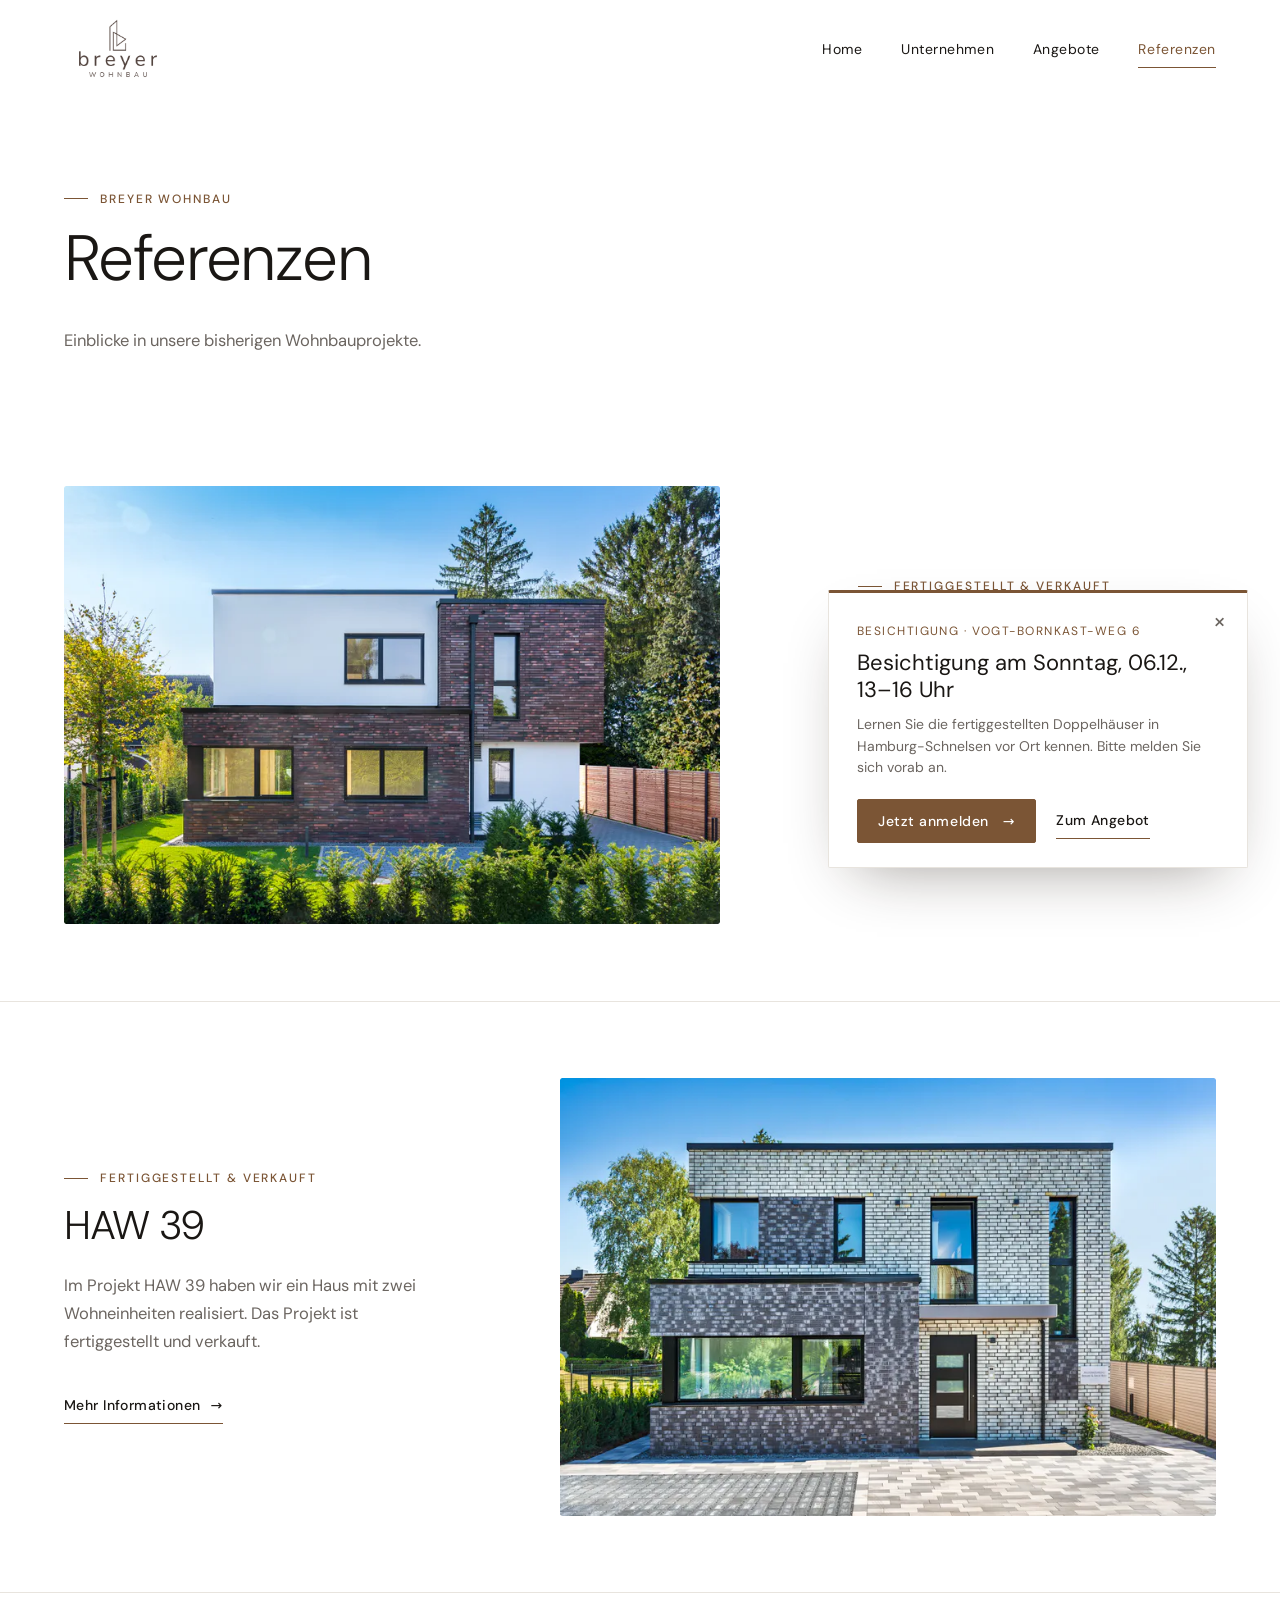
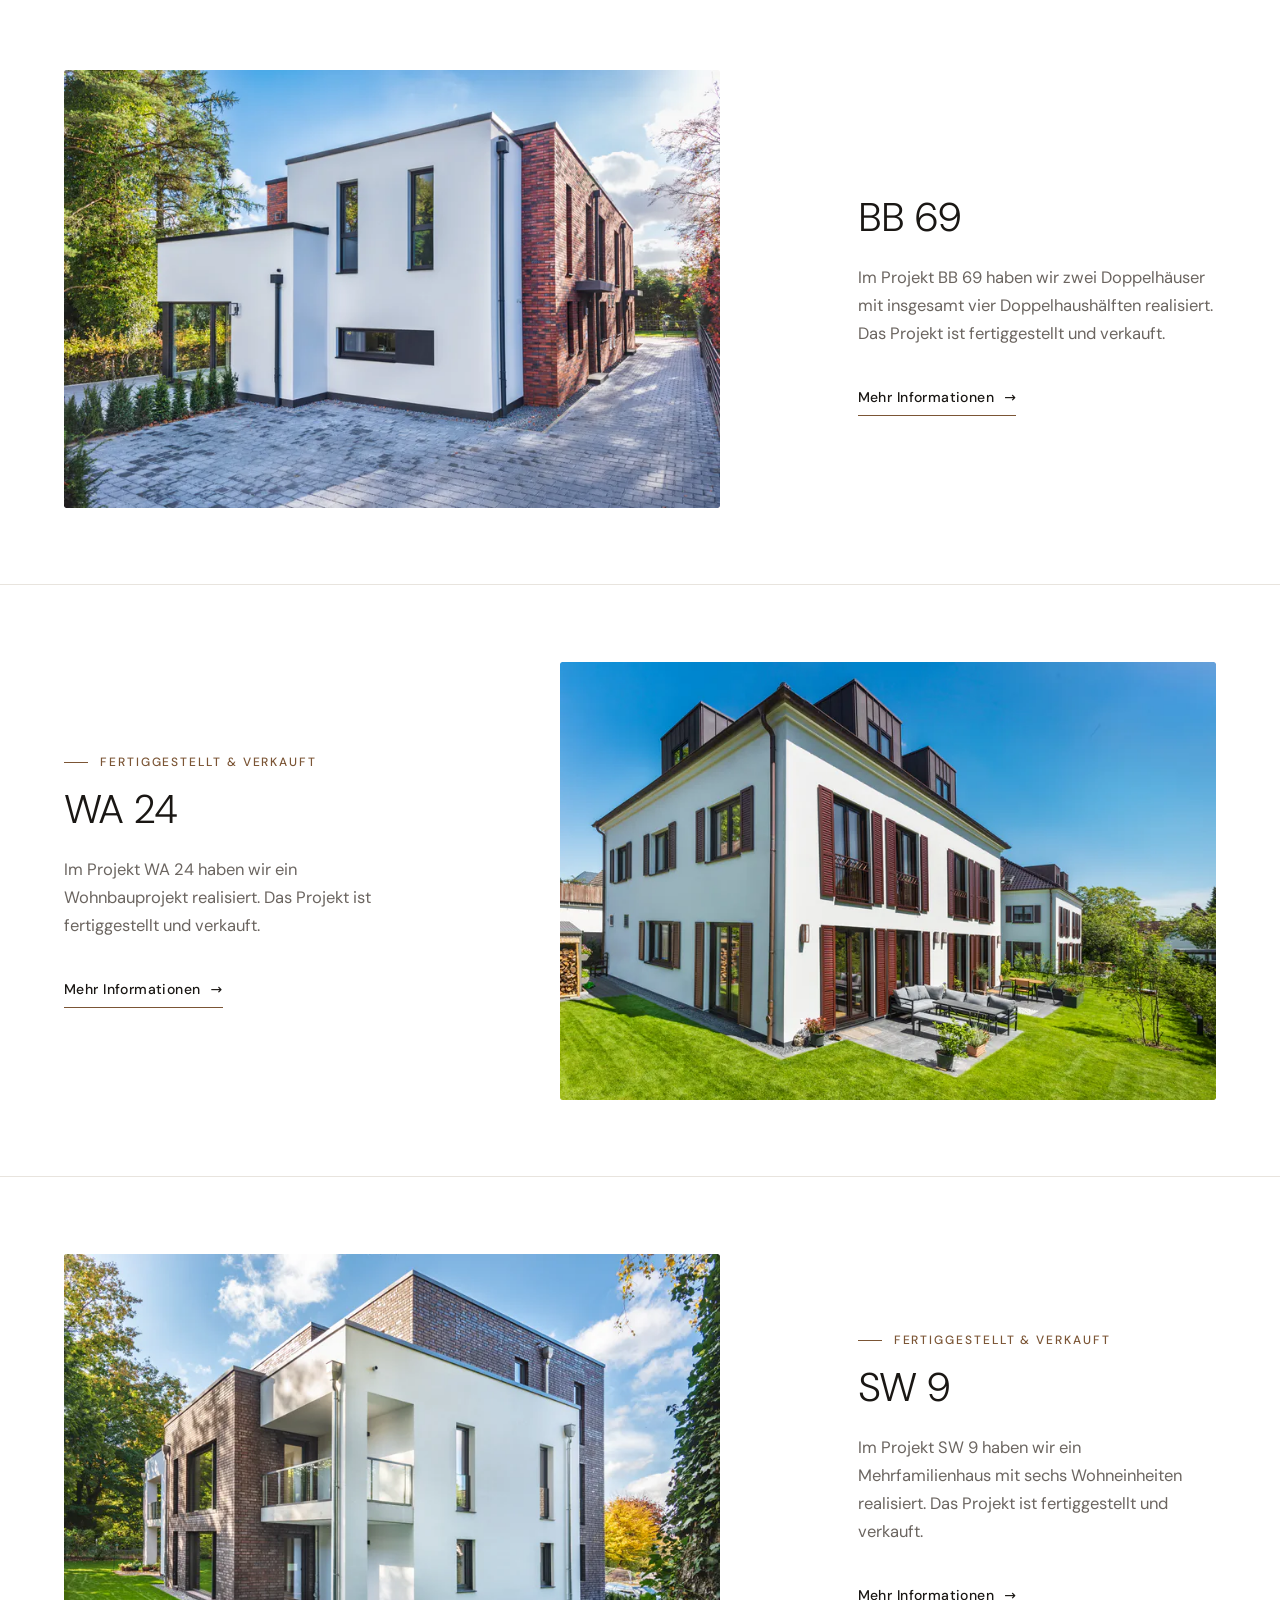
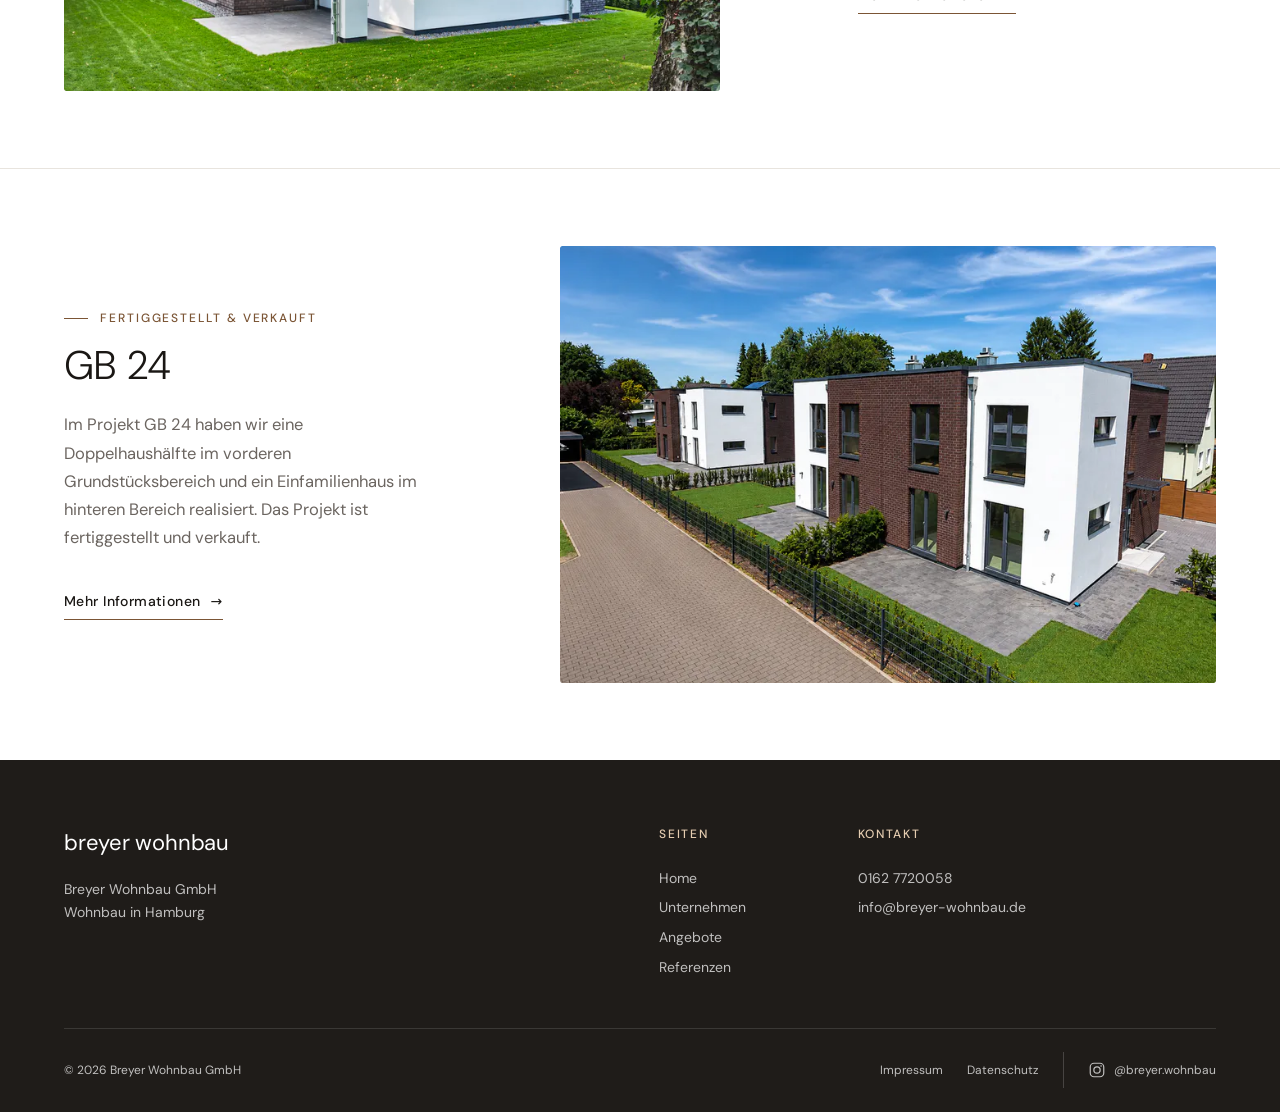
<file: referenzen.html>
<!doctype html>
<html lang="de">
<head>
<meta charset="utf-8">
<meta name="viewport" content="width=device-width,initial-scale=1">

<title>Referenzen · Breyer Wohnbau GmbH</title>
<meta name="description" content="Einblicke in die bisherigen Wohnbauprojekte der Breyer Wohnbau GmbH.">
<meta name="theme-color" content="#ffffff">
<meta property="og:type" content="website">
<meta property="og:locale" content="de_DE">
<meta property="og:site_name" content="Breyer Wohnbau GmbH">
<meta property="og:title" content="Referenzen · Breyer Wohnbau GmbH">
<meta property="og:description" content="Einblicke in die bisherigen Wohnbauprojekte der Breyer Wohnbau GmbH.">
<link rel="icon" href="favicon.png" type="image/png">
<link rel="apple-touch-icon" href="apple-touch-icon.png">
<link rel="preload" href="schriften/dm-sans-latin-400-normal.woff2" as="font" type="font/woff2" crossorigin>
<link rel="preload" href="schriften/dm-sans-latin-300-normal.woff2" as="font" type="font/woff2" crossorigin>
<link rel="stylesheet" href="design.css">
<link rel="stylesheet" href="style.css?v=20261127b">
</head>
<body class="seite-referenzen">
<a class="skip" href="#inhalt">Zum Inhalt springen</a>
<header class="kopf">
<div class="kopf-innen">
<a class="nav-logo" href="index.html" aria-label="Breyer Wohnbau GmbH – zur Startseite"><img src="bilder/logo.png" alt="Breyer Wohnbau GmbH" width="320" height="231"></a>
<button class="nav-toggle" type="button" aria-expanded="false" aria-controls="hauptnav"><span class="nav-toggle-text">Menü</span><span class="nav-toggle-icon" aria-hidden="true"></span></button>
<nav id="hauptnav" class="nav-links" aria-label="Hauptnavigation"><a href="index.html">Home</a><a href="ueber-uns.html">Unternehmen</a><a href="angebot.html">Angebote</a><a href="referenzen.html" aria-current="page">Referenzen</a><div class="nav-social"><a class="social-link" href="https://www.instagram.com/breyer.wohnbau/" target="_blank" rel="noopener" aria-label="Instagram (@breyer.wohnbau) – öffnet in neuem Fenster"><svg viewBox="0 0 24 24" width="18" height="18" aria-hidden="true" focusable="false"><rect x="3" y="3" width="18" height="18" rx="5" fill="none" stroke="currentColor" stroke-width="1.6"/><circle cx="12" cy="12" r="4.2" fill="none" stroke="currentColor" stroke-width="1.6"/><circle cx="17.4" cy="6.6" r="1.1" fill="currentColor"/></svg><span>@breyer.wohnbau</span></a></div></nav>
</div>
</header>
<main id="inhalt" tabindex="-1">
<section class="sec textseite seitenkopf" id="referenzen-intro"><div class="wrap"><p class="sec-label">Breyer Wohnbau</p><h1 class="sec-title">Referenzen</h1><div class="fliesstext"><p>Einblicke in unsere bisherigen Wohnbauprojekte.</p></div></div></section>
<section class="sec stil-referenz" id="referenz-2"><div class="wrap project-preview"><figure class="pp-bild"><picture><source type="image/webp" srcset="bilder/referenz-fh-22-480.webp 480w, bilder/referenz-fh-22-800.webp 800w, bilder/referenz-fh-22-1200.webp 1200w, bilder/referenz-fh-22-1600.webp 1600w, bilder/referenz-fh-22-2400.webp 2400w" sizes="(max-width:860px) 100vw, 58vw"><img src="bilder/referenz-fh-22-1600.jpg" alt="Einfamilienhaus im Projekt FH 22 mit heller Fassade und dunklem Klinker" width="2500" height="1669" loading="lazy" decoding="async"></picture></figure><div class="pp-text"><p class="sec-label">Fertiggestellt &amp; verkauft</p><h2 class="sec-title">FH 22</h2><div class="pp-copy"><p>Im Projekt FH 22 haben wir zwei Einfamilienhäuser realisiert. Beide Häuser sind fertiggestellt und verkauft.</p></div><div class="aktionen"><a class="textlink" href="referenz-fh-22.html">Mehr Informationen <span class="pfeil" aria-hidden="true">→</span></a></div></div></div></section>
<section class="sec stil-referenz" id="referenz-3"><div class="wrap project-preview bild-rechts"><figure class="pp-bild"><picture><source type="image/webp" srcset="bilder/referenz-haw-39-480.webp 480w, bilder/referenz-haw-39-800.webp 800w, bilder/referenz-haw-39-1200.webp 1200w, bilder/referenz-haw-39-1600.webp 1600w, bilder/referenz-haw-39-2400.webp 2400w" sizes="(max-width:860px) 100vw, 58vw"><img src="bilder/referenz-haw-39-1600.jpg" alt="HAW 39: Vorderansicht mit heller und dunkler Klinkerfassade und großen Fenstern" width="3000" height="2002" loading="lazy" decoding="async"></picture></figure><div class="pp-text"><p class="sec-label">Fertiggestellt &amp; verkauft</p><h2 class="sec-title">HAW 39</h2><div class="pp-copy"><p>Im Projekt HAW 39 haben wir ein Haus mit zwei Wohneinheiten realisiert. Das Projekt ist fertiggestellt und verkauft.</p></div><div class="aktionen"><a class="textlink" href="referenz-haw-39.html">Mehr Informationen <span class="pfeil" aria-hidden="true">→</span></a></div></div></div></section>
<section class="sec stil-referenz" id="referenz-1"><div class="wrap project-preview"><figure class="pp-bild"><picture><source type="image/webp" srcset="bilder/referenz-bb-69-480.webp 480w, bilder/referenz-bb-69-800.webp 800w, bilder/referenz-bb-69-1200.webp 1200w, bilder/referenz-bb-69-1600.webp 1600w, bilder/referenz-bb-69-2400.webp 2400w" sizes="(max-width:860px) 100vw, 58vw"><img src="bilder/referenz-bb-69-1600.jpg" alt="BB 69: Wohnhaus mit weißer Putzfassade, rotem Klinker und gepflasterter Zufahrt" width="3000" height="2002" loading="lazy" decoding="async"></picture></figure><div class="pp-text"><p class="sec-label">Fertiggestellt &amp; verkauft</p><h2 class="sec-title">BB 69</h2><div class="pp-copy"><p>Im Projekt BB 69 haben wir zwei Doppelhäuser mit insgesamt vier Doppelhaushälften realisiert. Das Projekt ist fertiggestellt und verkauft.</p></div><div class="aktionen"><a class="textlink" href="referenz-bb-69.html">Mehr Informationen <span class="pfeil" aria-hidden="true">→</span></a></div></div></div></section>
<section class="sec stil-referenz" id="referenz-5"><div class="wrap project-preview bild-rechts"><figure class="pp-bild"><picture><source type="image/webp" srcset="bilder/referenz-wa-24-480.webp 480w, bilder/referenz-wa-24-800.webp 800w, bilder/referenz-wa-24-1200.webp 1200w, bilder/referenz-wa-24-1600.webp 1600w, bilder/referenz-wa-24-2400.webp 2400w" sizes="(max-width:860px) 100vw, 58vw"><img src="bilder/referenz-wa-24-1600.jpg" alt="WA 24: helle Fassade mit Fensterläden, Terrasse und Garten" width="3000" height="2046" loading="lazy" decoding="async"></picture></figure><div class="pp-text"><p class="sec-label">Fertiggestellt &amp; verkauft</p><h2 class="sec-title">WA 24</h2><div class="pp-copy"><p>Im Projekt WA 24 haben wir ein Wohnbauprojekt realisiert. Das Projekt ist fertiggestellt und verkauft.</p></div><div class="aktionen"><a class="textlink" href="referenz-wa-24.html">Mehr Informationen <span class="pfeil" aria-hidden="true">→</span></a></div></div></div></section>
<section class="sec stil-referenz" id="referenz-4"><div class="wrap project-preview"><figure class="pp-bild"><picture><source type="image/webp" srcset="bilder/referenz-sw-9-480.webp 480w, bilder/referenz-sw-9-800.webp 800w, bilder/referenz-sw-9-1200.webp 1200w, bilder/referenz-sw-9-1600.webp 1600w, bilder/referenz-sw-9-2400.webp 2400w" sizes="(max-width:860px) 100vw, 58vw"><img src="bilder/referenz-sw-9-1600.jpg" alt="SW 9: Mehrfamilienhaus mit heller Putzfassade, dunklem Klinker und Balkonen" width="3000" height="2002" loading="lazy" decoding="async"></picture></figure><div class="pp-text"><p class="sec-label">Fertiggestellt &amp; verkauft</p><h2 class="sec-title">SW 9</h2><div class="pp-copy"><p>Im Projekt SW 9 haben wir ein Mehrfamilienhaus mit sechs Wohneinheiten realisiert. Das Projekt ist fertiggestellt und verkauft.</p></div><div class="aktionen"><a class="textlink" href="referenz-sw-9.html">Mehr Informationen <span class="pfeil" aria-hidden="true">→</span></a></div></div></div></section>
<section class="sec stil-referenz" id="gb-24"><div class="wrap project-preview bild-rechts"><figure class="pp-bild"><picture><source type="image/webp" srcset="bilder/referenz-gb-24-480.webp 480w, bilder/referenz-gb-24-800.webp 800w, bilder/referenz-gb-24-1200.webp 1200w, bilder/referenz-gb-24-1448.webp 1448w" sizes="(max-width:860px) 100vw, 58vw"><img src="bilder/referenz-gb-24-1448.jpg" alt="Wohnhäuser im Projekt GB 24 mit weißen Fassaden, rotem Klinker und Gärten" width="1448" height="1086" loading="lazy" decoding="async" style="object-position:50% 62%"></picture></figure><div class="pp-text"><p class="sec-label">Fertiggestellt &amp; verkauft</p><h2 class="sec-title">GB 24</h2><div class="pp-copy"><p>Im Projekt GB 24 haben wir eine Doppelhaushälfte im vorderen Grundstücksbereich und ein Einfamilienhaus im hinteren Bereich realisiert. Das Projekt ist fertiggestellt und verkauft.</p></div><div class="aktionen"><a class="textlink" href="referenz-gb-24.html">Mehr Informationen <span class="pfeil" aria-hidden="true">→</span></a></div></div></div></section>
</main>
<footer class="fuss">
<div class="wrap fuss-grid">
<div class="fuss-marke"><p class="footer-logo">breyer wohnbau</p><p>Breyer Wohnbau GmbH<br>Wohnbau in Hamburg</p></div>
<nav class="fuss-nav" aria-label="Fußzeile"><p class="fuss-titel">Seiten</p><a href="index.html">Home</a><a href="ueber-uns.html">Unternehmen</a><a href="angebot.html">Angebote</a><a href="referenzen.html">Referenzen</a></nav>
<div class="fuss-kontakt"><p class="fuss-titel">Kontakt</p><a href="tel:+491627720058">0162 7720058</a><a href="mailto:info@breyer-wohnbau.de">info@breyer-wohnbau.de</a></div>
</div>
<div class="wrap fuss-unten"><p class="footer-copy">© 2026 Breyer Wohnbau GmbH</p><div class="footer-links"><a href="impressum.html">Impressum</a><a href="datenschutz.html">Datenschutz</a><a class="social-link" href="https://www.instagram.com/breyer.wohnbau/" target="_blank" rel="noopener" aria-label="Instagram (@breyer.wohnbau) – öffnet in neuem Fenster"><svg viewBox="0 0 24 24" width="18" height="18" aria-hidden="true" focusable="false"><rect x="3" y="3" width="18" height="18" rx="5" fill="none" stroke="currentColor" stroke-width="1.6"/><circle cx="12" cy="12" r="4.2" fill="none" stroke="currentColor" stroke-width="1.6"/><circle cx="17.4" cy="6.6" r="1.1" fill="currentColor"/></svg><span>@breyer.wohnbau</span></a></div></div>
</footer>
<script src="seite.js?v=20261127b" defer></script>
</body>
</html>
</file>
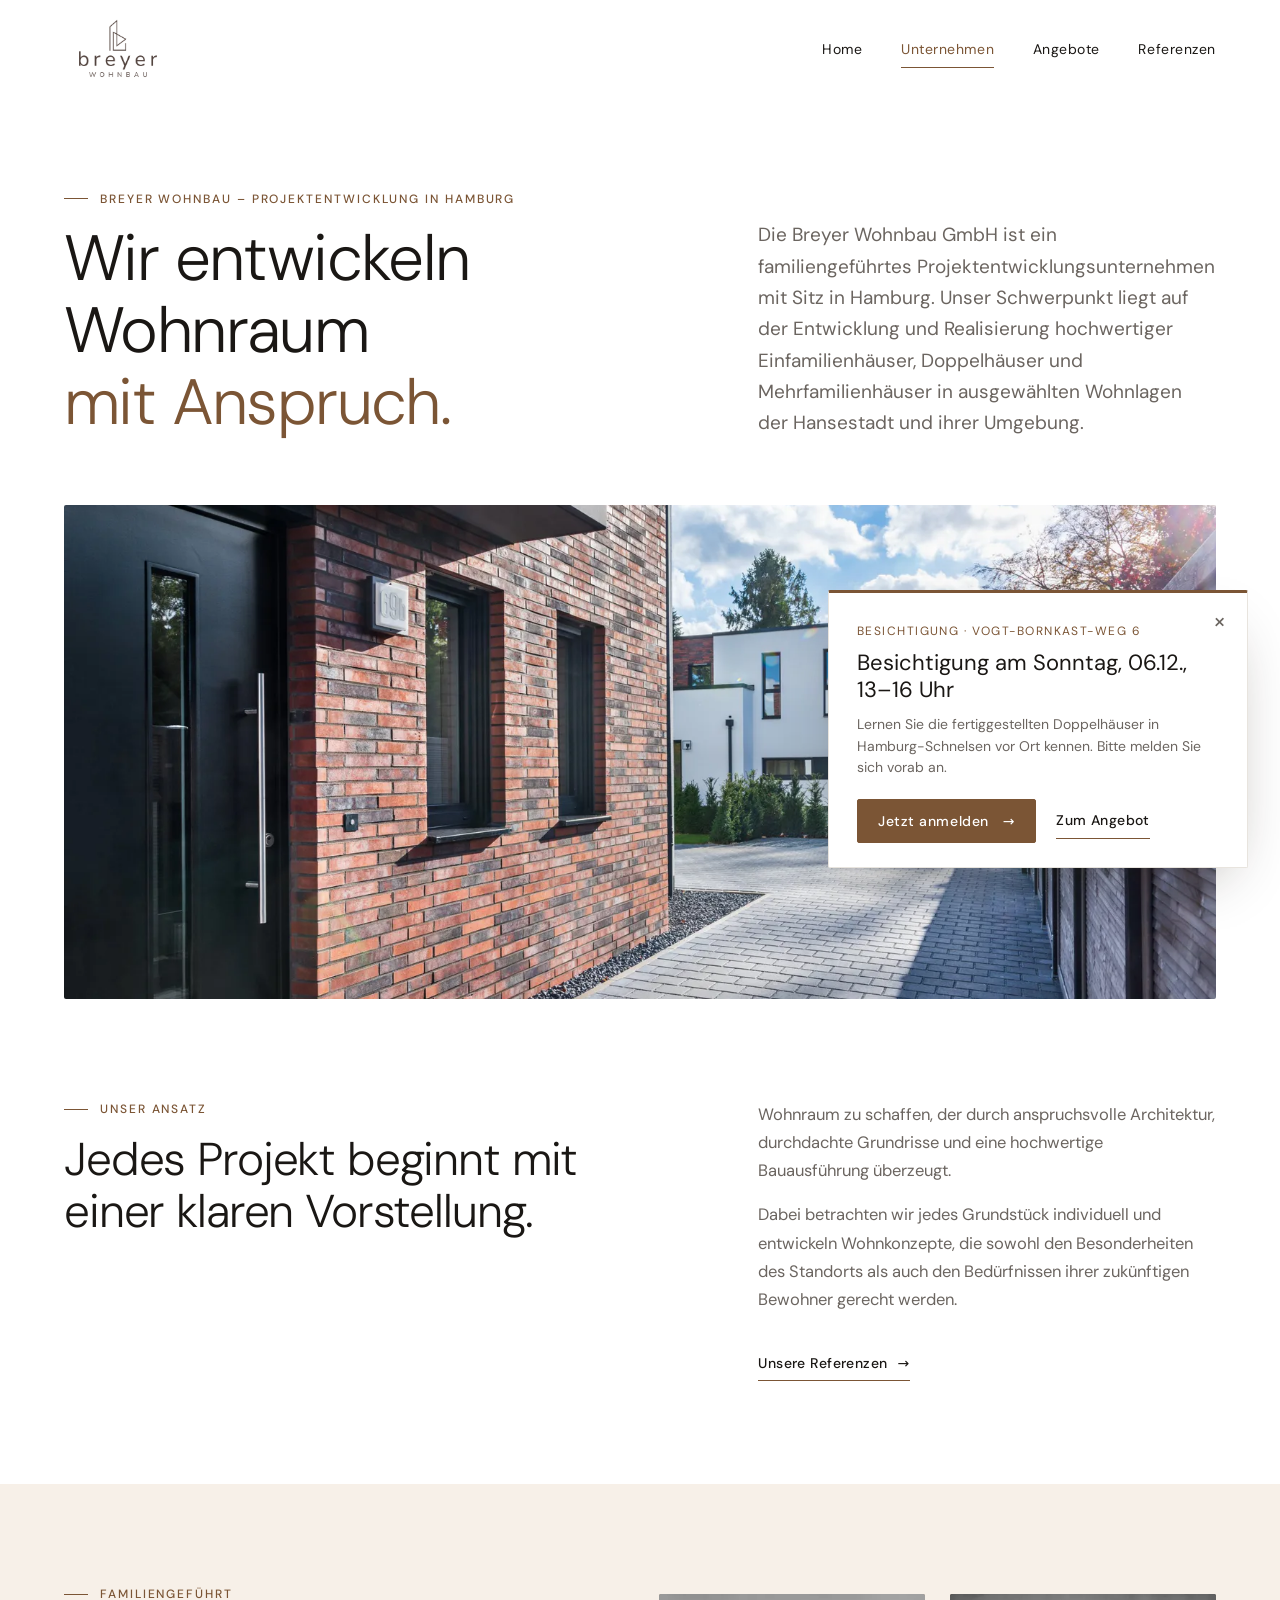
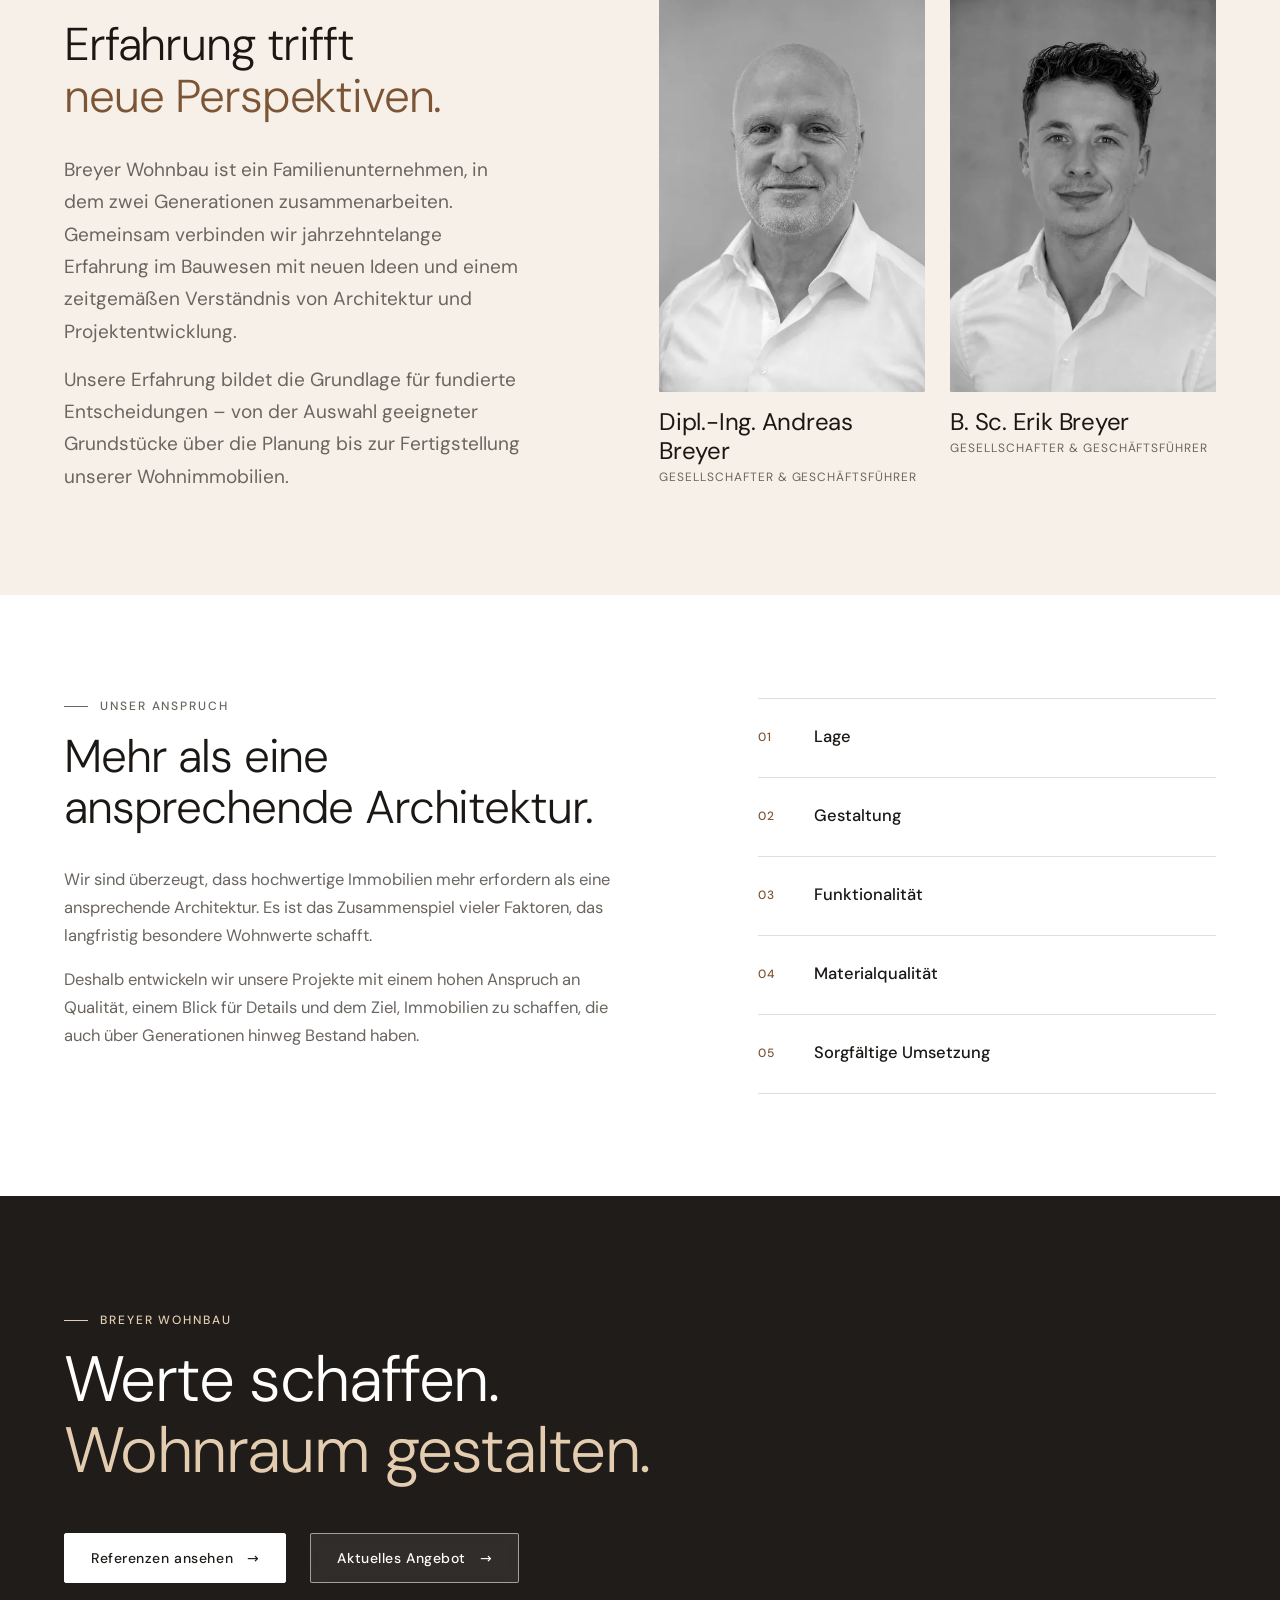
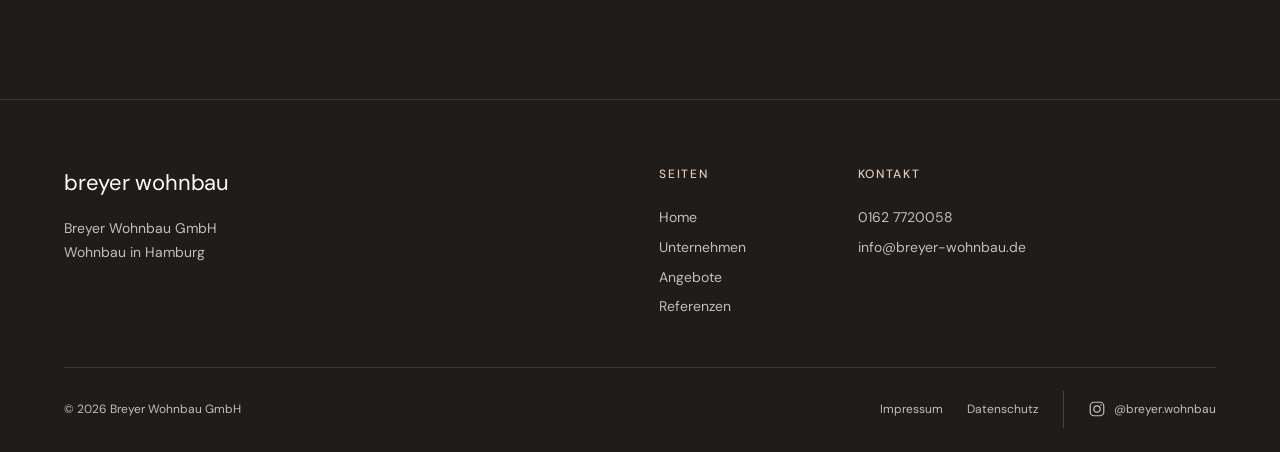
<file: ueber-uns.html>
<!doctype html>
<html lang="de">
<head>
<meta charset="utf-8">
<meta name="viewport" content="width=device-width,initial-scale=1">

<title>Unternehmen · Breyer Wohnbau GmbH</title>
<meta name="description" content="Die Breyer Wohnbau GmbH ist ein familiengeführtes Projektentwicklungsunternehmen aus Hamburg. Wir entwickeln hochwertige Einfamilienhäuser, Doppelhäuser und Mehrfamilienhäuser.">
<meta name="theme-color" content="#ffffff">
<meta property="og:type" content="website">
<meta property="og:locale" content="de_DE">
<meta property="og:site_name" content="Breyer Wohnbau GmbH">
<meta property="og:title" content="Unternehmen · Breyer Wohnbau GmbH">
<meta property="og:description" content="Die Breyer Wohnbau GmbH ist ein familiengeführtes Projektentwicklungsunternehmen aus Hamburg. Wir entwickeln hochwertige Einfamilienhäuser, Doppelhäuser und Mehrfamilienhäuser.">
<link rel="icon" href="favicon.png" type="image/png">
<link rel="apple-touch-icon" href="apple-touch-icon.png">
<link rel="preload" href="schriften/dm-sans-latin-400-normal.woff2" as="font" type="font/woff2" crossorigin>
<link rel="preload" href="schriften/dm-sans-latin-300-normal.woff2" as="font" type="font/woff2" crossorigin>
<link rel="stylesheet" href="design.css">
<link rel="stylesheet" href="style.css?v=20261127b">
</head>
<body class="seite-ueber-uns">
<a class="skip" href="#inhalt">Zum Inhalt springen</a>
<header class="kopf">
<div class="kopf-innen">
<a class="nav-logo" href="index.html" aria-label="Breyer Wohnbau GmbH – zur Startseite"><img src="bilder/logo.png" alt="Breyer Wohnbau GmbH" width="320" height="231"></a>
<button class="nav-toggle" type="button" aria-expanded="false" aria-controls="hauptnav"><span class="nav-toggle-text">Menü</span><span class="nav-toggle-icon" aria-hidden="true"></span></button>
<nav id="hauptnav" class="nav-links" aria-label="Hauptnavigation"><a href="index.html">Home</a><a href="ueber-uns.html" aria-current="page">Unternehmen</a><a href="angebot.html">Angebote</a><a href="referenzen.html">Referenzen</a><div class="nav-social"><a class="social-link" href="https://www.instagram.com/breyer.wohnbau/" target="_blank" rel="noopener" aria-label="Instagram (@breyer.wohnbau) – öffnet in neuem Fenster"><svg viewBox="0 0 24 24" width="18" height="18" aria-hidden="true" focusable="false"><rect x="3" y="3" width="18" height="18" rx="5" fill="none" stroke="currentColor" stroke-width="1.6"/><circle cx="12" cy="12" r="4.2" fill="none" stroke="currentColor" stroke-width="1.6"/><circle cx="17.4" cy="6.6" r="1.1" fill="currentColor"/></svg><span>@breyer.wohnbau</span></a></div></nav>
</div>
</header>
<main id="inhalt" tabindex="-1">
<section class="sec einleitung"><div class="wrap einleitung-grid"><div><p class="sec-label">Breyer Wohnbau – Projektentwicklung in Hamburg</p><h1 class="einleitung-titel">Wir entwickeln Wohnraum<br><em>mit Anspruch.</em></h1></div><div class="einleitung-text"><p>Die Breyer Wohnbau GmbH ist ein familiengeführtes Projektentwicklungsunternehmen mit Sitz in Hamburg. Unser Schwerpunkt liegt auf der Entwicklung und Realisierung hochwertiger Einfamilienhäuser, Doppelhäuser und Mehrfamilienhäuser in ausgewählten Wohnlagen der Hansestadt und ihrer Umgebung.</p></div></div></section>
<section style="--format:21/9" class="grossbild"><figure class="wrap grossbild-innen"><picture><source type="image/webp" srcset="bilder/bb-69-eingang-480.webp 480w, bilder/bb-69-eingang-800.webp 800w, bilder/bb-69-eingang-1200.webp 1200w, bilder/bb-69-eingang-1600.webp 1600w, bilder/bb-69-eingang-2400.webp 2400w" sizes="min(1240px, 100vw)"><img src="bilder/bb-69-eingang-1600.jpg" alt="Hauseingang im Projekt BB 69 mit dunkler Haustür, Klinkerfassade und Blick über die gepflasterte Zufahrt auf ein weiteres Haus des Projekts" width="2576" height="1719" loading="lazy" decoding="async" style="object-position:50% 55%"></picture></figure></section>
<section class="sec" id="ansatz"><div class="wrap intro-grid"><div><p class="sec-label">Unser Ansatz</p><h2 class="sec-title">Jedes Projekt beginnt mit einer klaren Vorstellung.</h2></div><div class="intro-text"><p>Wohnraum zu schaffen, der durch anspruchsvolle Architektur, durchdachte Grundrisse und eine hochwertige Bauausführung überzeugt.</p>
<p>Dabei betrachten wir jedes Grundstück individuell und entwickeln Wohnkonzepte, die sowohl den Besonderheiten des Standorts als auch den Bedürfnissen ihrer zukünftigen Bewohner gerecht werden.</p><a class="textlink" href="referenzen.html">Unsere Referenzen <span class="pfeil" aria-hidden="true">→</span></a></div></div></section>
<section class="sec team sec-alt" id="familie"><div class="wrap team-grid"><div class="team-text"><p class="sec-label">Familiengeführt</p><h2 class="sec-title">Erfahrung trifft<br><em>neue Perspektiven.</em></h2><div class="pp-copy"><p>Breyer Wohnbau ist ein Familienunternehmen, in dem zwei Generationen zusammenarbeiten. Gemeinsam verbinden wir jahrzehntelange Erfahrung im Bauwesen mit neuen Ideen und einem zeitgemäßen Verständnis von Architektur und Projektentwicklung.</p>
<p>Unsere Erfahrung bildet die Grundlage für fundierte Entscheidungen – von der Auswahl geeigneter Grundstücke über die Planung bis zur Fertigstellung unserer Wohnimmobilien.</p></div></div><div class="team-personen"><figure class="person"><div class="person-bild mit-sw"><picture><source type="image/webp" srcset="bilder/andreas-breyer-480.webp 480w, bilder/andreas-breyer-800.webp 800w, bilder/andreas-breyer-1024.webp 1024w" sizes="(max-width:700px) 50vw, 300px"><img src="bilder/andreas-breyer-1024.jpg" alt="Porträt von Dipl.-Ing. Andreas Breyer" width="1024" height="1536" loading="lazy" decoding="async" class="person-farbe"></picture><picture><source type="image/webp" srcset="bilder/andreas-breyer-sw-480.webp 480w, bilder/andreas-breyer-sw-800.webp 800w, bilder/andreas-breyer-sw-1024.webp 1024w" sizes="(max-width:700px) 50vw, 300px"><img src="bilder/andreas-breyer-sw-1024.jpg" alt="" width="1024" height="1536" loading="lazy" decoding="async" class="person-sw"></picture></div><figcaption><span class="person-name">Dipl.-Ing. Andreas Breyer</span><span class="person-funktion">Gesellschafter &amp; Geschäftsführer</span></figcaption></figure><figure class="person"><div class="person-bild mit-sw"><picture><source type="image/webp" srcset="bilder/erik-breyer-480.webp 480w, bilder/erik-breyer-800.webp 800w, bilder/erik-breyer-1024.webp 1024w" sizes="(max-width:700px) 50vw, 300px"><img src="bilder/erik-breyer-1024.jpg" alt="Porträt von B. Sc. Erik Breyer" width="1024" height="1536" loading="lazy" decoding="async" class="person-farbe"></picture><picture><source type="image/webp" srcset="bilder/erik-breyer-sw-480.webp 480w, bilder/erik-breyer-sw-800.webp 800w, bilder/erik-breyer-sw-1024.webp 1024w" sizes="(max-width:700px) 50vw, 300px"><img src="bilder/erik-breyer-sw-1024.jpg" alt="" width="1024" height="1536" loading="lazy" decoding="async" class="person-sw"></picture></div><figcaption><span class="person-name">B. Sc. Erik Breyer</span><span class="person-funktion">Gesellschafter &amp; Geschäftsführer</span></figcaption></figure></div></div></section>
<section class="sec" id="anspruch"><div class="wrap intro-grid"><div class="intro-text"><p class="sec-label">Unser Anspruch</p><h2 class="sec-title">Mehr als eine ansprechende Architektur.</h2><p>Wir sind überzeugt, dass hochwertige Immobilien mehr erfordern als eine ansprechende Architektur. Es ist das Zusammenspiel vieler Faktoren, das langfristig besondere Wohnwerte schafft.</p>
<p>Deshalb entwickeln wir unsere Projekte mit einem hohen Anspruch an Qualität, einem Blick für Details und dem Ziel, Immobilien zu schaffen, die auch über Generationen hinweg Bestand haben.</p></div><ul class="highlights"><li class="hl"><span class="hl-n" aria-hidden="true">01</span><div><p class="hl-t">Lage</p></div></li><li class="hl"><span class="hl-n" aria-hidden="true">02</span><div><p class="hl-t">Gestaltung</p></div></li><li class="hl"><span class="hl-n" aria-hidden="true">03</span><div><p class="hl-t">Funktionalität</p></div></li><li class="hl"><span class="hl-n" aria-hidden="true">04</span><div><p class="hl-t">Materialqualität</p></div></li><li class="hl"><span class="hl-n" aria-hidden="true">05</span><div><p class="hl-t">Sorgfältige Umsetzung</p></div></li></ul></div></section>
<section class="leitsatz"><div class="wrap leitsatz-innen"><p class="sec-label">Breyer Wohnbau</p><p class="leitsatz-titel">Werte schaffen.<br><em>Wohnraum gestalten.</em></p><div class="aktionen"><a class="btn btn-hell" href="referenzen.html">Referenzen ansehen <span class="pfeil" aria-hidden="true">→</span></a><a class="btn btn-glas" href="angebot.html">Aktuelles Angebot <span class="pfeil" aria-hidden="true">→</span></a></div></div></section>
</main>
<footer class="fuss">
<div class="wrap fuss-grid">
<div class="fuss-marke"><p class="footer-logo">breyer wohnbau</p><p>Breyer Wohnbau GmbH<br>Wohnbau in Hamburg</p></div>
<nav class="fuss-nav" aria-label="Fußzeile"><p class="fuss-titel">Seiten</p><a href="index.html">Home</a><a href="ueber-uns.html">Unternehmen</a><a href="angebot.html">Angebote</a><a href="referenzen.html">Referenzen</a></nav>
<div class="fuss-kontakt"><p class="fuss-titel">Kontakt</p><a href="tel:+491627720058">0162 7720058</a><a href="mailto:info@breyer-wohnbau.de">info@breyer-wohnbau.de</a></div>
</div>
<div class="wrap fuss-unten"><p class="footer-copy">© 2026 Breyer Wohnbau GmbH</p><div class="footer-links"><a href="impressum.html">Impressum</a><a href="datenschutz.html">Datenschutz</a><a class="social-link" href="https://www.instagram.com/breyer.wohnbau/" target="_blank" rel="noopener" aria-label="Instagram (@breyer.wohnbau) – öffnet in neuem Fenster"><svg viewBox="0 0 24 24" width="18" height="18" aria-hidden="true" focusable="false"><rect x="3" y="3" width="18" height="18" rx="5" fill="none" stroke="currentColor" stroke-width="1.6"/><circle cx="12" cy="12" r="4.2" fill="none" stroke="currentColor" stroke-width="1.6"/><circle cx="17.4" cy="6.6" r="1.1" fill="currentColor"/></svg><span>@breyer.wohnbau</span></a></div></div>
</footer>
<script src="seite.js?v=20261127b" defer></script>
</body>
</html>
</file>
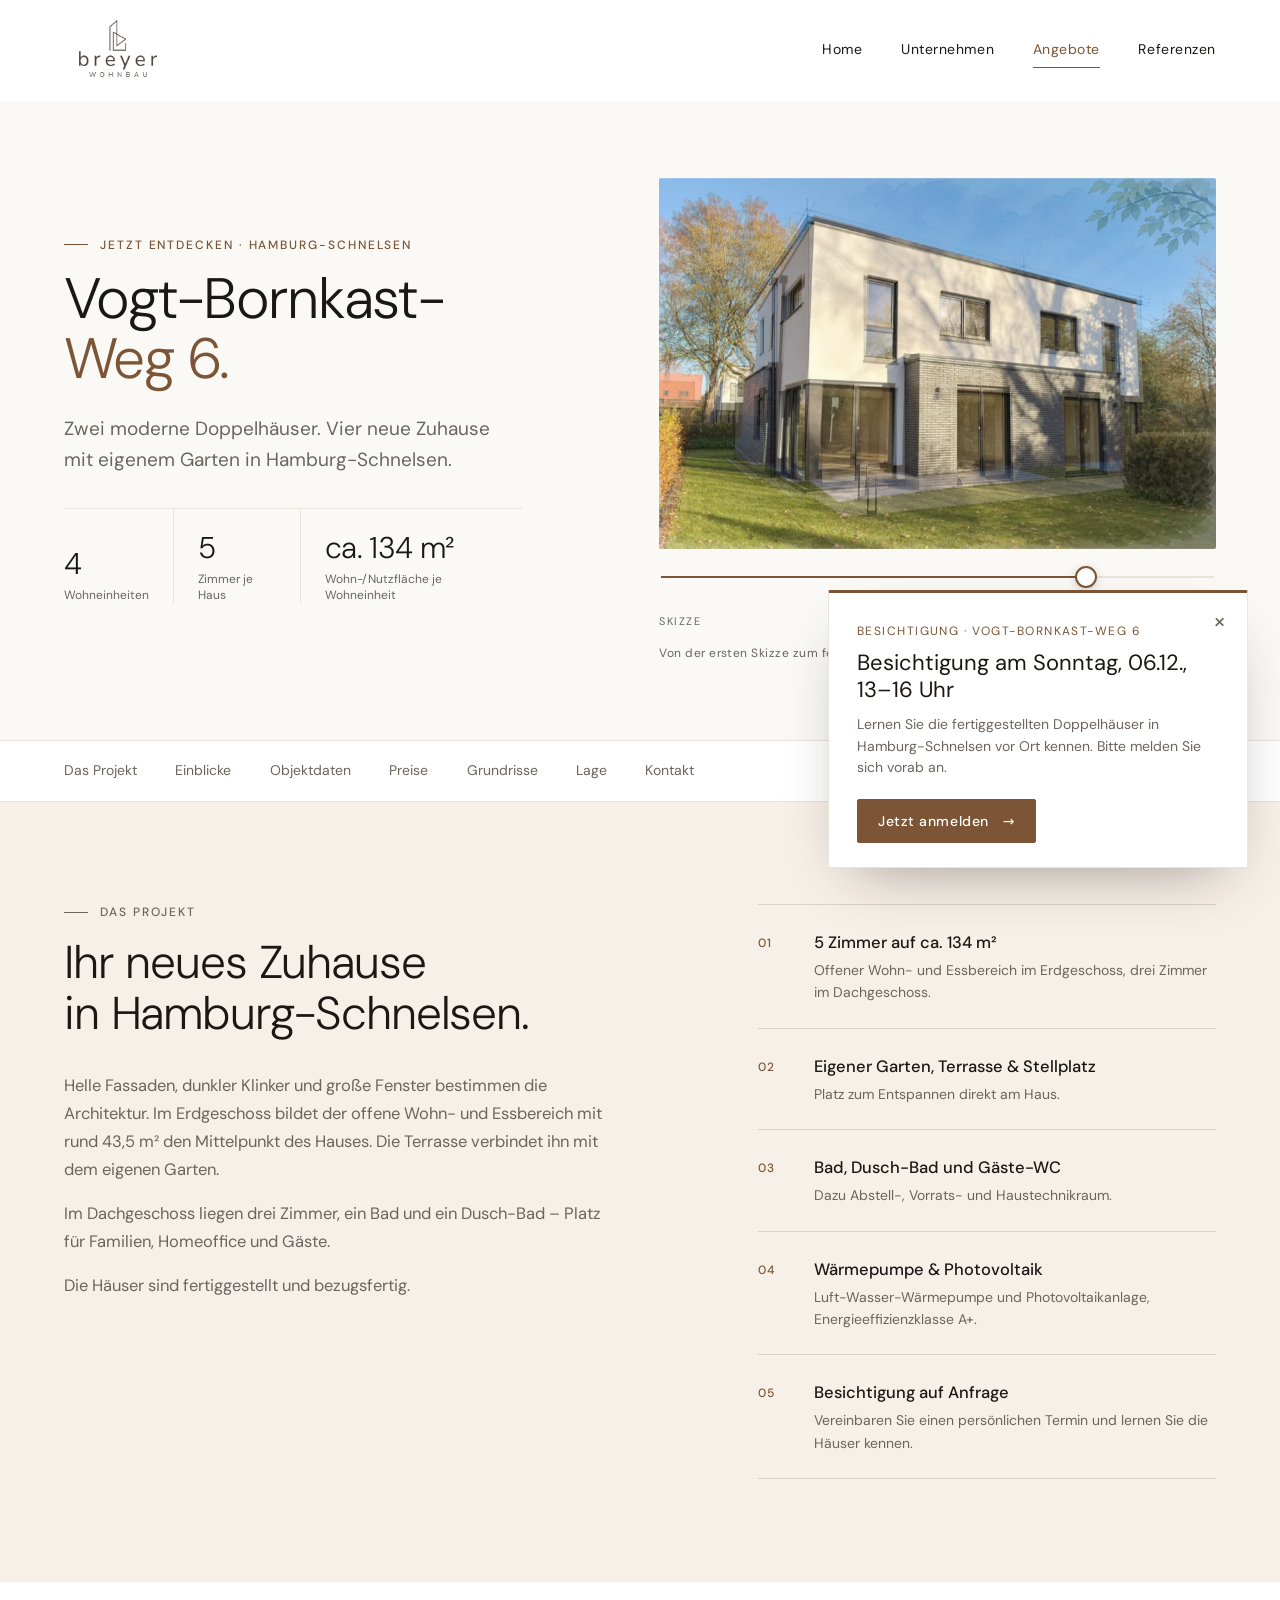
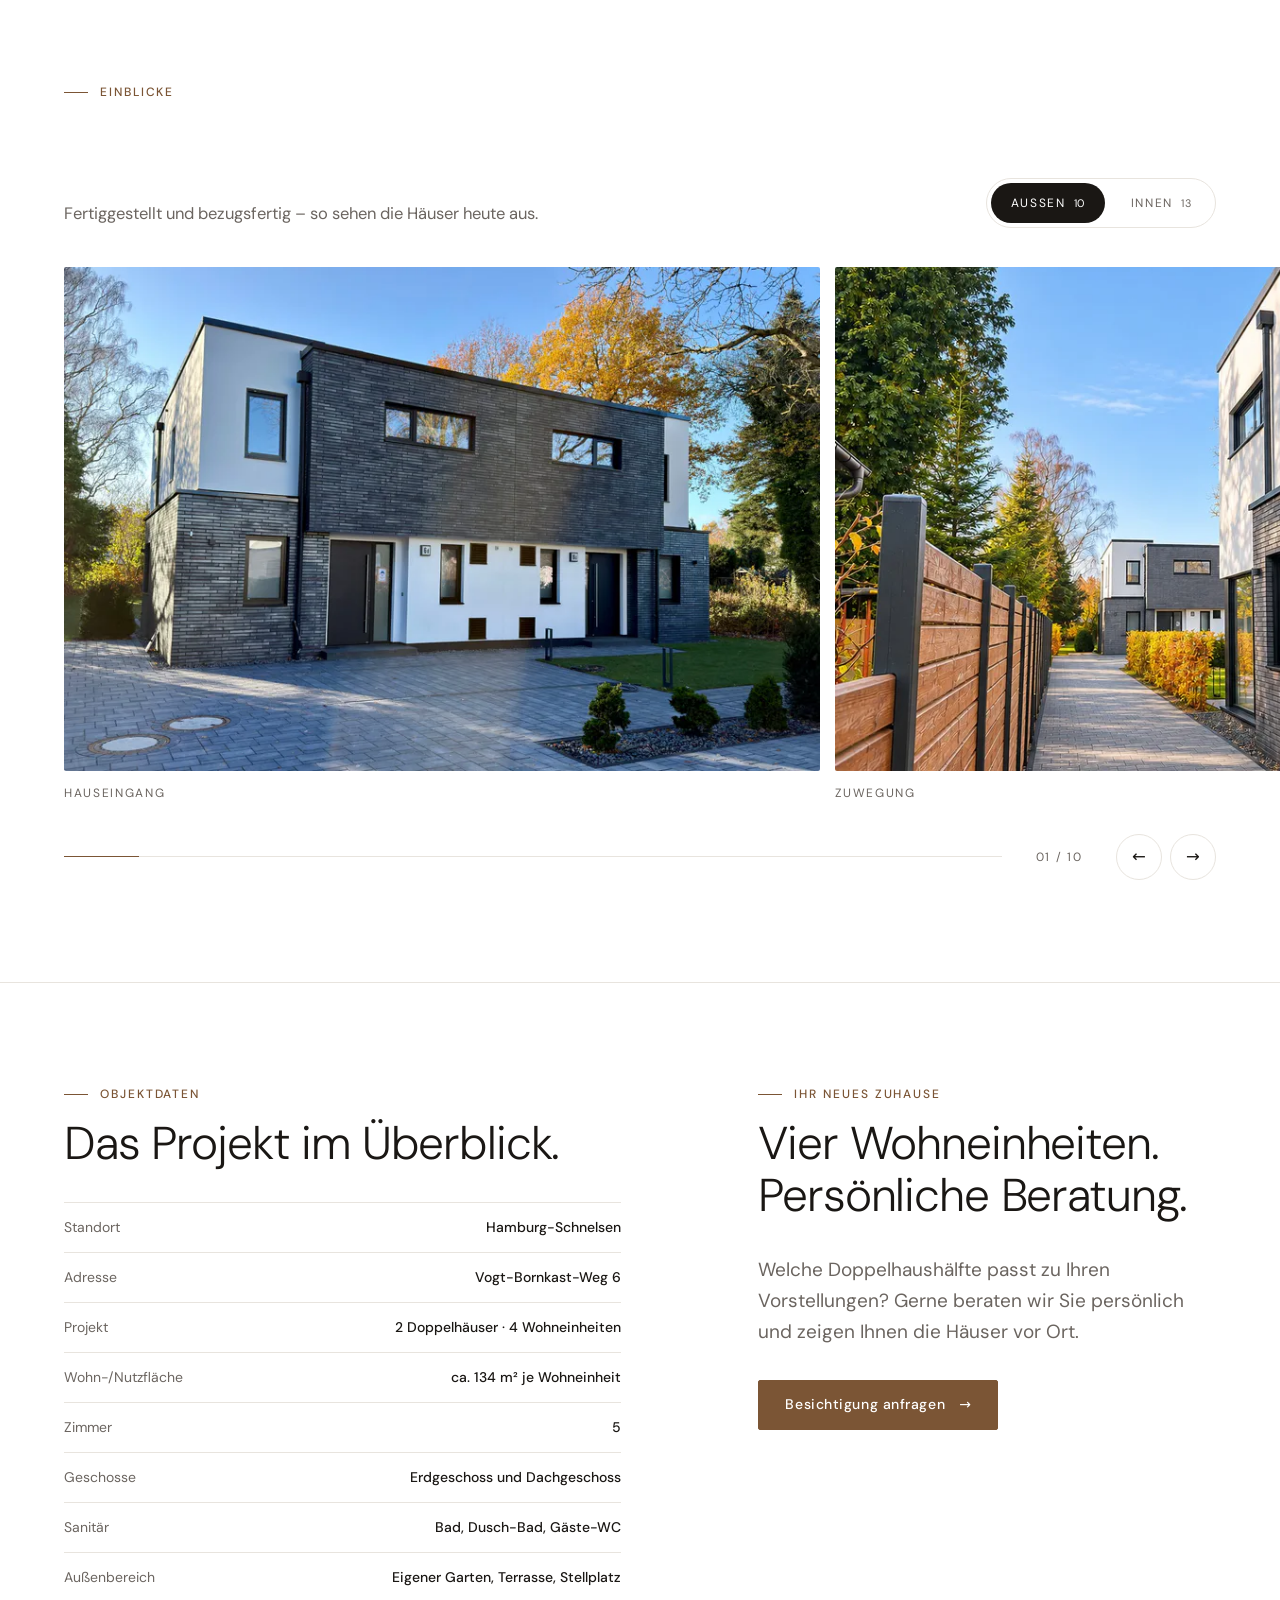
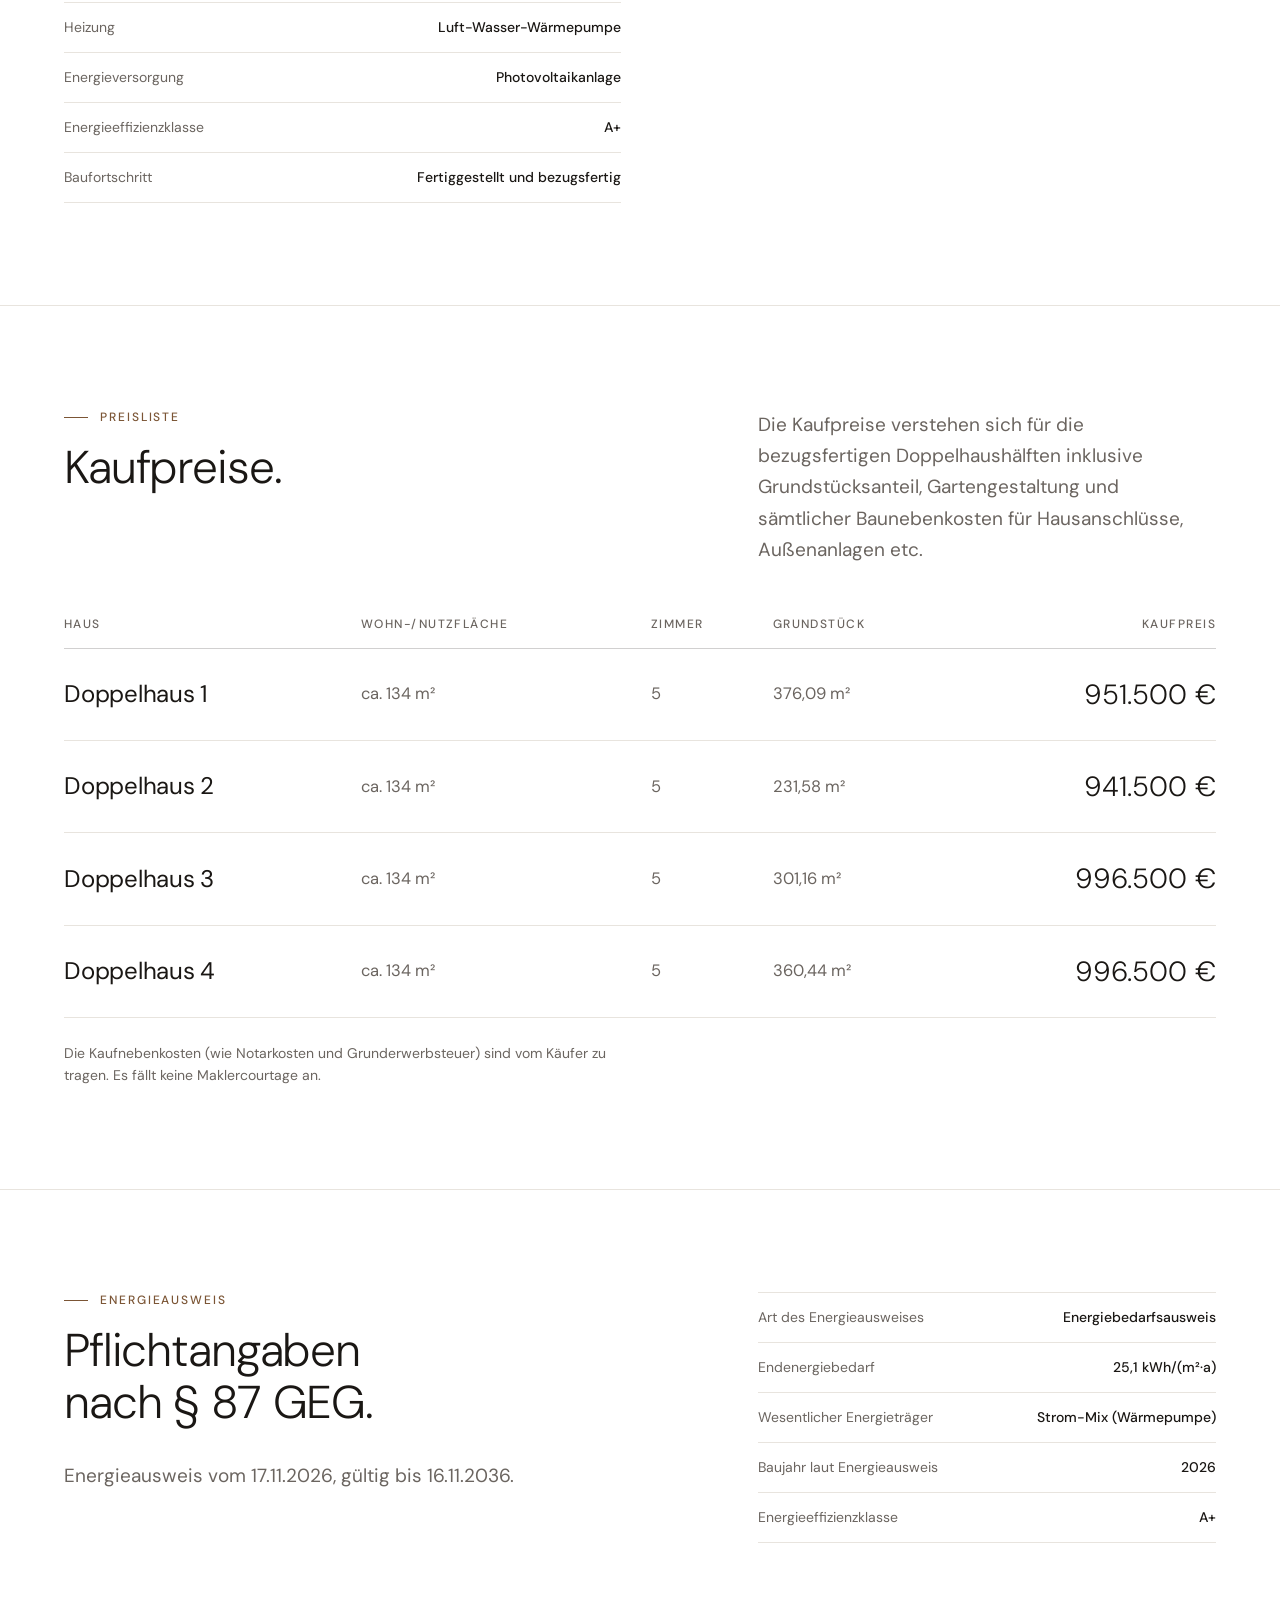
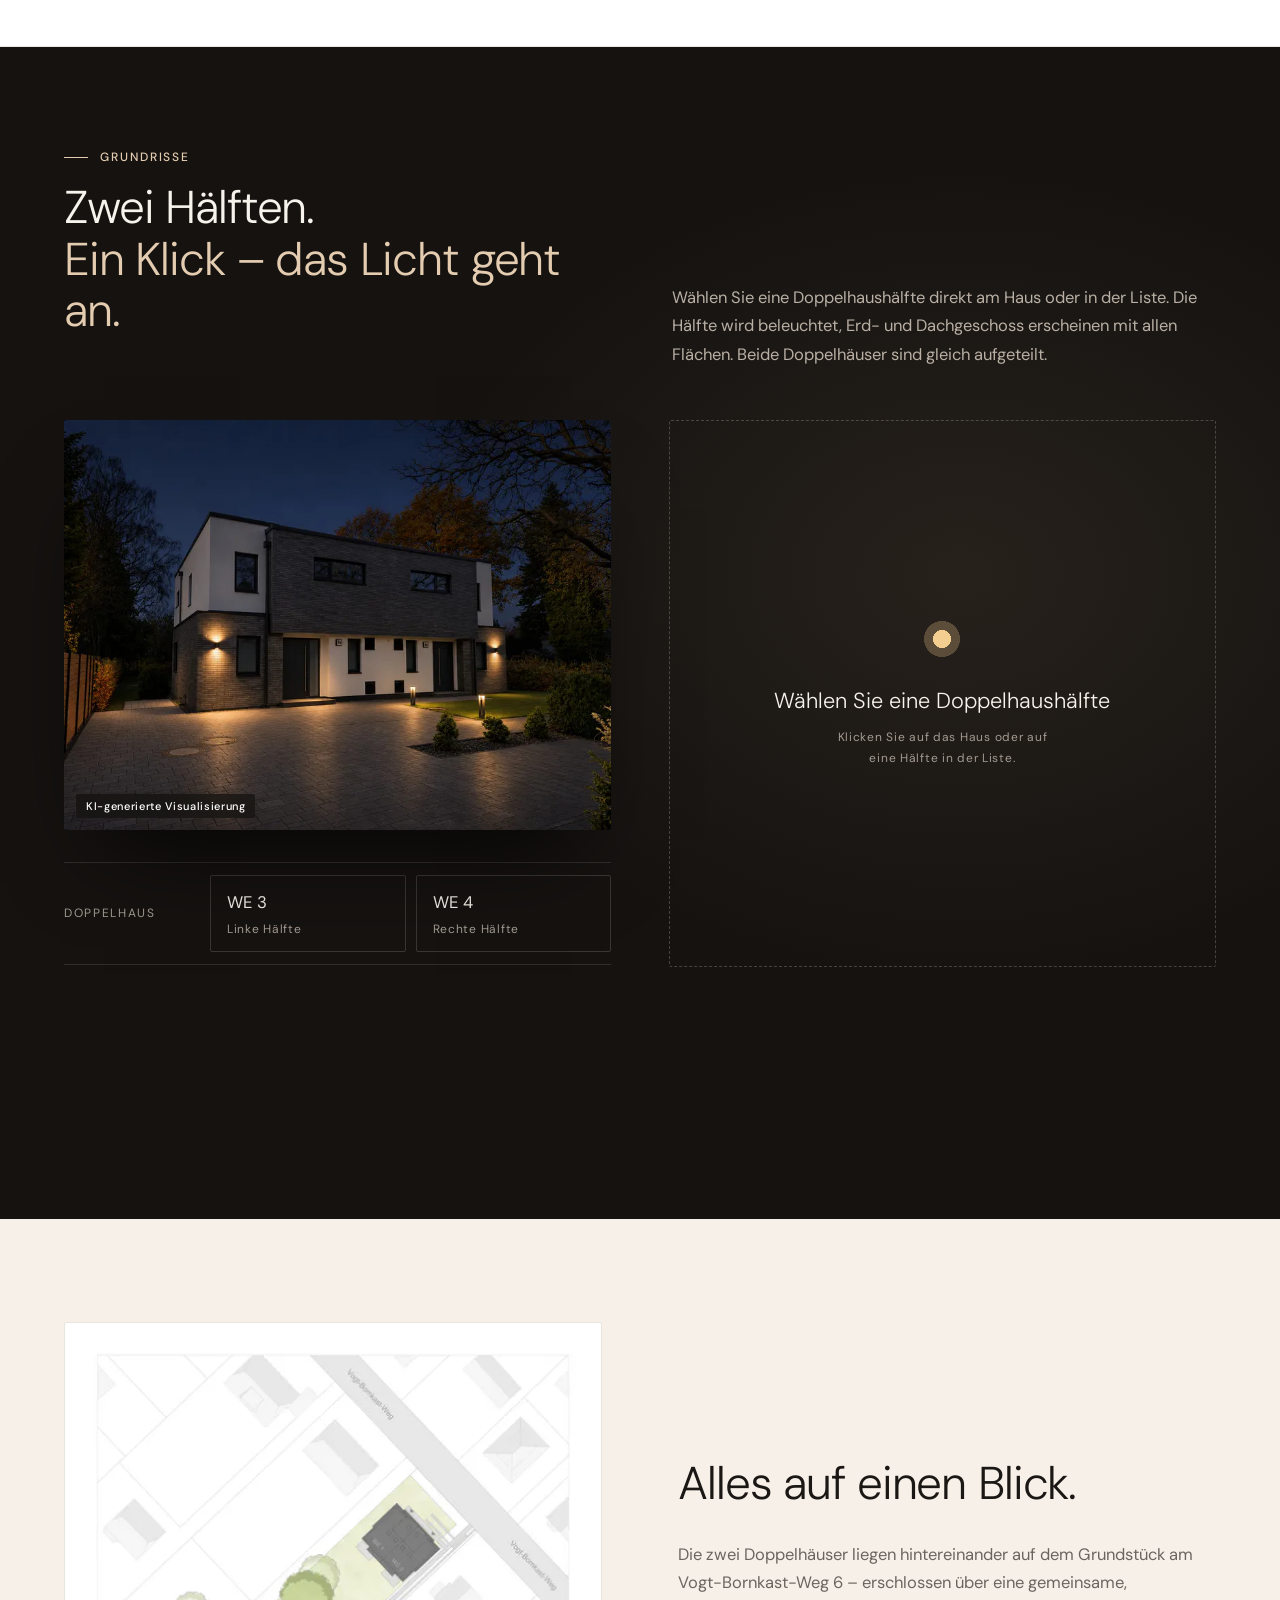
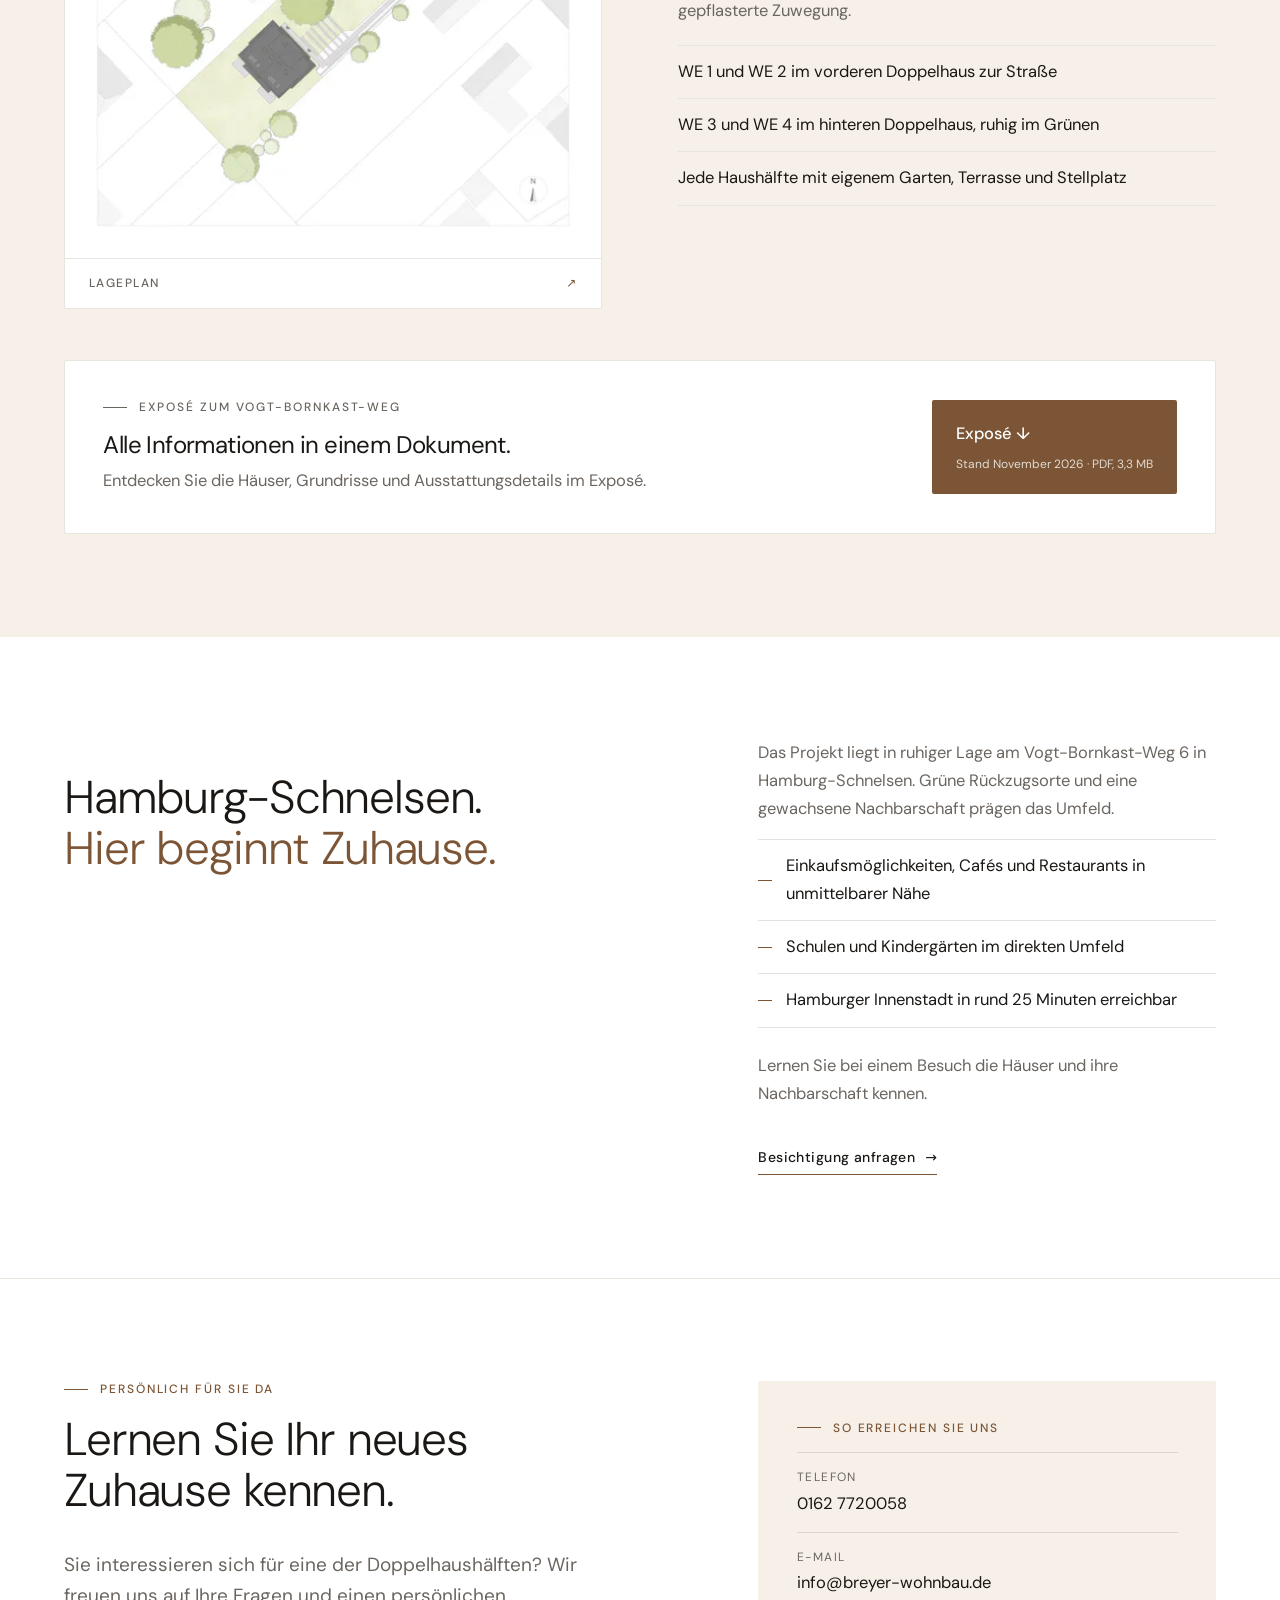
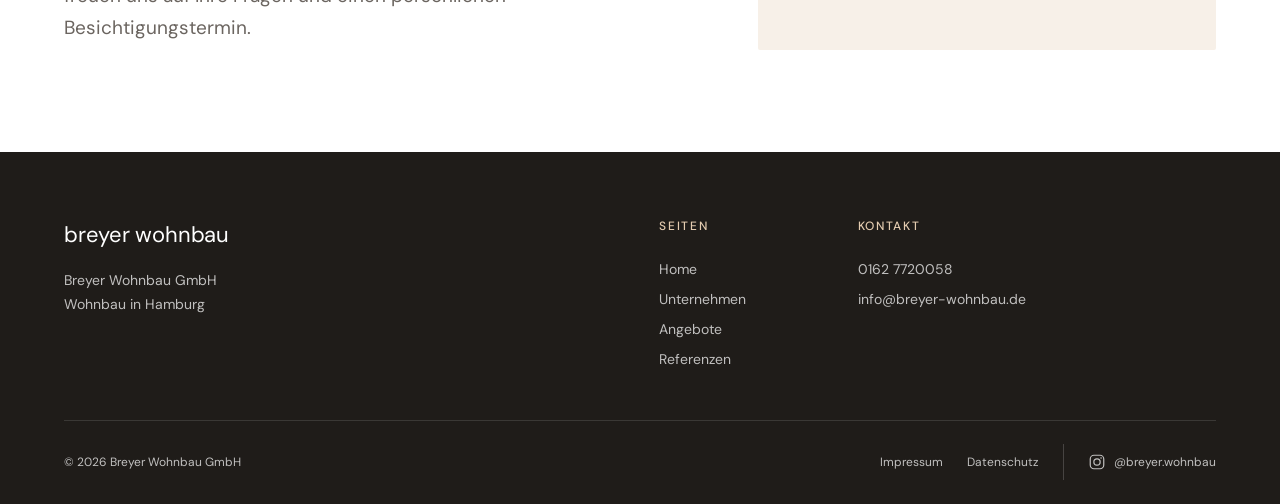
<file: vogt-bornkast-weg-6.html>
<!doctype html>
<html lang="de">
<head>
<meta charset="utf-8">
<meta name="viewport" content="width=device-width,initial-scale=1">

<title>Vogt-Bornkast-Weg 6 · Breyer Wohnbau GmbH</title>
<meta name="description" content="Vogt-Bornkast-Weg 6 in Hamburg-Schnelsen: zwei moderne Doppelhäuser mit vier Doppelhaushälften, eigenem Garten und Terrasse – Preise, Grundrisse, Energieausweis und Exposé.">
<meta name="theme-color" content="#ffffff">
<meta property="og:type" content="website">
<meta property="og:locale" content="de_DE">
<meta property="og:site_name" content="Breyer Wohnbau GmbH">
<meta property="og:title" content="Vogt-Bornkast-Weg 6 · Breyer Wohnbau GmbH">
<meta property="og:description" content="Vogt-Bornkast-Weg 6 in Hamburg-Schnelsen: zwei moderne Doppelhäuser mit vier Doppelhaushälften, eigenem Garten und Terrasse – Preise, Grundrisse, Energieausweis und Exposé.">
<link rel="icon" href="favicon.png" type="image/png">
<link rel="apple-touch-icon" href="apple-touch-icon.png">
<link rel="preload" href="schriften/dm-sans-latin-400-normal.woff2" as="font" type="font/woff2" crossorigin>
<link rel="preload" href="schriften/dm-sans-latin-300-normal.woff2" as="font" type="font/woff2" crossorigin>
<link rel="preload" as="image" type="image/webp" imagesrcset="bilder/vbw-verlauf-skizze-480.webp 480w, bilder/vbw-verlauf-skizze-800.webp 800w, bilder/vbw-verlauf-skizze-1200.webp 1200w, bilder/vbw-verlauf-skizze-1536.webp 1536w" imagesizes="(max-width:1320px) 100vw, 1240px">
<link rel="stylesheet" href="design.css">
<link rel="stylesheet" href="style.css?v=20261127b">
</head>
<body class="seite-vogt-bornkast-weg-6">
<a class="skip" href="#inhalt">Zum Inhalt springen</a>
<header class="kopf">
<div class="kopf-innen">
<a class="nav-logo" href="index.html" aria-label="Breyer Wohnbau GmbH – zur Startseite"><img src="bilder/logo.png" alt="Breyer Wohnbau GmbH" width="320" height="231"></a>
<button class="nav-toggle" type="button" aria-expanded="false" aria-controls="hauptnav"><span class="nav-toggle-text">Menü</span><span class="nav-toggle-icon" aria-hidden="true"></span></button>
<nav id="hauptnav" class="nav-links" aria-label="Hauptnavigation"><a href="index.html">Home</a><a href="ueber-uns.html">Unternehmen</a><a href="angebot.html" aria-current="page">Angebote</a><a href="referenzen.html">Referenzen</a><div class="nav-social"><a class="social-link" href="https://www.instagram.com/breyer.wohnbau/" target="_blank" rel="noopener" aria-label="Instagram (@breyer.wohnbau) – öffnet in neuem Fenster"><svg viewBox="0 0 24 24" width="18" height="18" aria-hidden="true" focusable="false"><rect x="3" y="3" width="18" height="18" rx="5" fill="none" stroke="currentColor" stroke-width="1.6"/><circle cx="12" cy="12" r="4.2" fill="none" stroke="currentColor" stroke-width="1.6"/><circle cx="17.4" cy="6.6" r="1.1" fill="currentColor"/></svg><span>@breyer.wohnbau</span></a></div></nav>
</div>
</header>
<main id="inhalt" tabindex="-1">
<section class="hero"><div class="wrap hero-grid"><div class="hero-text"><p class="hero-tag">Jetzt entdecken · Hamburg-Schnelsen</p><h1>Vogt-Bornkast-<br><em>Weg 6.</em></h1><p class="hero-lead">Zwei moderne Doppelhäuser. Vier neue Zuhause mit eigenem Garten in Hamburg-Schnelsen.</p><dl class="hero-stats"><div><dt>Wohneinheiten</dt><dd>4</dd></div><div><dt>Zimmer je Haus</dt><dd>5</dd></div><div><dt>Wohn-/Nutzfläche je Wohneinheit</dt><dd>ca. 134 m²</dd></div></dl></div><figure class="hero-bild pp-schieber"><div class="schieber schieber-klein" data-max="200"><div class="schieber-bild"><div class="schieber-ebene" data-stufe="0"><picture><source type="image/webp" srcset="bilder/vbw-verlauf-skizze-480.webp 480w, bilder/vbw-verlauf-skizze-800.webp 800w, bilder/vbw-verlauf-skizze-1200.webp 1200w, bilder/vbw-verlauf-skizze-1536.webp 1536w" sizes="(max-width:860px) 100vw, 58vw"><img src="bilder/vbw-verlauf-skizze-1536.jpg" alt="" width="1536" height="1024" decoding="async"></picture></div><div class="schieber-ebene" data-stufe="1" data-von="0" data-bis="100"><picture><source type="image/webp" srcset="bilder/vbw-verlauf-entwurf-480.webp 480w, bilder/vbw-verlauf-entwurf-800.webp 800w, bilder/vbw-verlauf-entwurf-1200.webp 1200w, bilder/vbw-verlauf-entwurf-1536.webp 1536w" sizes="(max-width:860px) 100vw, 58vw"><img src="bilder/vbw-verlauf-entwurf-1536.jpg" alt="" width="1536" height="1024" decoding="async"></picture></div><div class="schieber-ebene" data-stufe="2" data-von="100" data-bis="200"><picture><source type="image/webp" srcset="bilder/vbw-verlauf-fertig-480.webp 480w, bilder/vbw-verlauf-fertig-800.webp 800w, bilder/vbw-verlauf-fertig-1200.webp 1200w, bilder/vbw-verlauf-fertig-1536.webp 1536w" sizes="(max-width:860px) 100vw, 58vw"><img src="bilder/vbw-verlauf-fertig-1536.jpg" alt="Vogt-Bornkast-Weg 6: fertiggestelltes Doppelhaus, Gartenseite mit heller Putzfassade, dunklem Klinker und großen Glasflächen" width="1536" height="1024" decoding="async"></picture></div></div><div class="schieber-steuer"><input class="schieber-regler" type="range" min="0" max="200" step="1" value="0" aria-label="Darstellung wählen: Skizze, Entwurf, Fertiggestellt" aria-valuetext="Skizze"><div class="schieber-marken"><button type="button" data-wert="0" aria-current="true">Skizze</button><button type="button" data-wert="100">Entwurf</button><button type="button" data-wert="200">Fertiggestellt</button></div></div></div><figcaption class="pp-verlauf-text">Von der ersten Skizze zum fertigen Haus · Skizze und Entwurf KI-generiert</figcaption></figure></div></section>
<nav class="subnav" aria-label="Inhalte dieser Seite"><div class="wrap subnav-innen"><a href="#projekt">Das Projekt</a><a href="#einblicke">Einblicke</a><a href="#daten">Objektdaten</a><a href="#preise">Preise</a><a href="#grundrisse">Grundrisse</a><a href="#lage">Lage</a><a href="#kontakt">Kontakt</a></div></nav>
<section class="sec sec-alt" id="projekt"><div class="wrap intro-grid"><div class="intro-text"><p class="sec-label">Das Projekt</p><h2 class="sec-title">Ihr neues Zuhause<br>in Hamburg-Schnelsen.</h2><p>Helle Fassaden, dunkler Klinker und große Fenster bestimmen die Architektur. Im Erdgeschoss bildet der offene Wohn- und Essbereich mit rund 43,5 m² den Mittelpunkt des Hauses. Die Terrasse verbindet ihn mit dem eigenen Garten.</p>
<p>Im Dachgeschoss liegen drei Zimmer, ein Bad und ein Dusch-Bad – Platz für Familien, Homeoffice und Gäste.</p>
<p>Die Häuser sind fertiggestellt und bezugsfertig.</p></div><ul class="highlights"><li class="hl"><span class="hl-n" aria-hidden="true">01</span><div><p class="hl-t">5 Zimmer auf ca. 134 m²</p><p class="hl-s">Offener Wohn- und Essbereich im Erdgeschoss, drei Zimmer im Dachgeschoss.</p></div></li><li class="hl"><span class="hl-n" aria-hidden="true">02</span><div><p class="hl-t">Eigener Garten, Terrasse &amp; Stellplatz</p><p class="hl-s">Platz zum Entspannen direkt am Haus.</p></div></li><li class="hl"><span class="hl-n" aria-hidden="true">03</span><div><p class="hl-t">Bad, Dusch-Bad und Gäste-WC</p><p class="hl-s">Dazu Abstell-, Vorrats- und Haustechnikraum.</p></div></li><li class="hl"><span class="hl-n" aria-hidden="true">04</span><div><p class="hl-t">Wärmepumpe &amp; Photovoltaik</p><p class="hl-s">Luft-Wasser-Wärmepumpe und Photovoltaikanlage, Energieeffizienzklasse A+.</p></div></li><li class="hl"><span class="hl-n" aria-hidden="true">05</span><div><p class="hl-t">Besichtigung auf Anfrage</p><p class="hl-s">Vereinbaren Sie einen persönlichen Termin und lernen Sie die Häuser kennen.</p></div></li></ul></div></section>
<section class="sec galerie-block gk-block" id="einblicke"><div class="wrap"><div class="gk-kopf"><div><p class="sec-label">Einblicke</p><h2 class="sec-title">Ein Haus zum Ankommen.</h2><p class="gk-text">Fertiggestellt und bezugsfertig – so sehen die Häuser heute aus.</p></div><div class="gk-tabs" role="tablist" aria-label="Bilder auswählen"><button class="gk-tab" type="button" role="tab" id="gk-einblicke-t0" aria-controls="gk-einblicke-p0" aria-selected="true">Außen<span class="gk-anzahl">10</span></button><button class="gk-tab" type="button" role="tab" id="gk-einblicke-t1" aria-controls="gk-einblicke-p1" aria-selected="false" tabindex="-1">Innen<span class="gk-anzahl">13</span></button></div></div></div><div class="gk-buehne"><div class="gk-panel" role="tabpanel" id="gk-einblicke-p0" aria-labelledby="gk-einblicke-t0"><div class="gk-spur" tabindex="0" aria-label="Außen: Bilder, seitlich wischen"><figure class="gk-bild"><button class="rd-photo" type="button" data-full="bilder/vbw-g-hauseingang-2-2400.webp" data-index="0" aria-label="Hauseingang – vergrößern"><picture><source type="image/webp" srcset="bilder/vbw-g-hauseingang-2-480.webp 480w, bilder/vbw-g-hauseingang-2-800.webp 800w, bilder/vbw-g-hauseingang-2-1200.webp 1200w, bilder/vbw-g-hauseingang-2-1600.webp 1600w, bilder/vbw-g-hauseingang-2-2400.webp 2400w" sizes="(max-width:700px) 82vw, 760px"><img src="bilder/vbw-g-hauseingang-2-1600.jpg" alt="Eingangsseite des hinteren Doppelhauses mit den Hauseingängen 6c und 6d, dunklem Klinker und gepflasterter Zufahrt" width="2576" height="1717" loading="lazy" decoding="async"></picture></button><figcaption>Hauseingang</figcaption></figure><figure class="gk-bild"><button class="rd-photo" type="button" data-full="bilder/vbw-g-zuwegung-1086.webp" data-index="1" aria-label="Zuwegung – vergrößern"><picture><source type="image/webp" srcset="bilder/vbw-g-zuwegung-480.webp 480w, bilder/vbw-g-zuwegung-800.webp 800w, bilder/vbw-g-zuwegung-1086.webp 1086w" sizes="(max-width:700px) 82vw, 760px"><img src="bilder/vbw-g-zuwegung-1086.jpg" alt="Gepflasterte Zuwegung entlang des Hauses mit Holzzaun" width="1086" height="1448" loading="lazy" decoding="async"></picture></button><figcaption>Zuwegung</figcaption></figure><figure class="gk-bild"><button class="rd-photo" type="button" data-full="bilder/vbw-g-eckfenster-aussen-1717.webp" data-index="2" aria-label="Eckfenster – vergrößern"><picture><source type="image/webp" srcset="bilder/vbw-g-eckfenster-aussen-480.webp 480w, bilder/vbw-g-eckfenster-aussen-800.webp 800w, bilder/vbw-g-eckfenster-aussen-1200.webp 1200w, bilder/vbw-g-eckfenster-aussen-1600.webp 1600w, bilder/vbw-g-eckfenster-aussen-1717.webp 1717w" sizes="(max-width:700px) 82vw, 760px"><img src="bilder/vbw-g-eckfenster-aussen-1600.jpg" alt="Bodentiefes Eckfenster mit dunklem Rahmen in der hellen Putzfassade, davor Terrasse und Garten" width="1717" height="2576" loading="lazy" decoding="async"></picture></button><figcaption>Eckfenster</figcaption></figure><figure class="gk-bild"><button class="rd-photo" type="button" data-full="bilder/vbw-g-gartenseite-we12-2400.webp" data-index="3" aria-label="Gartenseite WE 1–2 – vergrößern"><picture><source type="image/webp" srcset="bilder/vbw-g-gartenseite-we12-480.webp 480w, bilder/vbw-g-gartenseite-we12-800.webp 800w, bilder/vbw-g-gartenseite-we12-1200.webp 1200w, bilder/vbw-g-gartenseite-we12-1600.webp 1600w, bilder/vbw-g-gartenseite-we12-2400.webp 2400w" sizes="(max-width:700px) 82vw, 760px"><img src="bilder/vbw-g-gartenseite-we12-1600.jpg" alt="Gartenseite des vorderen Doppelhauses mit Rasen und Heckeneinfassung" width="2400" height="1600" loading="lazy" decoding="async"></picture></button><figcaption>Gartenseite WE 1–2</figcaption></figure><figure class="gk-bild"><button class="rd-photo" type="button" data-full="bilder/vbw-g-gartenseite-we2-1717.webp" data-index="4" aria-label="Gartenseite WE 2 – vergrößern"><picture><source type="image/webp" srcset="bilder/vbw-g-gartenseite-we2-480.webp 480w, bilder/vbw-g-gartenseite-we2-800.webp 800w, bilder/vbw-g-gartenseite-we2-1200.webp 1200w, bilder/vbw-g-gartenseite-we2-1600.webp 1600w, bilder/vbw-g-gartenseite-we2-1717.webp 1717w" sizes="(max-width:700px) 82vw, 760px"><img src="bilder/vbw-g-gartenseite-we2-1600.jpg" alt="Gartenseite mit Terrasse, großen Glasflächen und Rasen, eingerahmt von einem alten Baum" width="1717" height="2576" loading="lazy" decoding="async"></picture></button><figcaption>Gartenseite WE 2</figcaption></figure><figure class="gk-bild"><button class="rd-photo" type="button" data-full="bilder/vbw-g-haus-garten-2400.webp" data-index="5" aria-label="Haus &amp; Garten – vergrößern"><picture><source type="image/webp" srcset="bilder/vbw-g-haus-garten-480.webp 480w, bilder/vbw-g-haus-garten-800.webp 800w, bilder/vbw-g-haus-garten-1200.webp 1200w, bilder/vbw-g-haus-garten-1600.webp 1600w, bilder/vbw-g-haus-garten-2400.webp 2400w" sizes="(max-width:700px) 82vw, 760px"><img src="bilder/vbw-g-haus-garten-1600.jpg" alt="Doppelhaus von vorn mit Eibenhecke, Rasen und Herbstbäumen" width="2400" height="1600" loading="lazy" decoding="async"></picture></button><figcaption>Haus &amp; Garten</figcaption></figure><figure class="gk-bild"><button class="rd-photo" type="button" data-full="bilder/vbw-g-gartenseite-we3-2400.webp" data-index="6" aria-label="Gartenseite WE 3 – vergrößern"><picture><source type="image/webp" srcset="bilder/vbw-g-gartenseite-we3-480.webp 480w, bilder/vbw-g-gartenseite-we3-800.webp 800w, bilder/vbw-g-gartenseite-we3-1200.webp 1200w, bilder/vbw-g-gartenseite-we3-1600.webp 1600w, bilder/vbw-g-gartenseite-we3-2400.webp 2400w" sizes="(max-width:700px) 82vw, 760px"><img src="bilder/vbw-g-gartenseite-we3-1600.jpg" alt="Gartenseite mit Terrasse, großen Glasflächen und Rasen" width="2400" height="1600" loading="lazy" decoding="async"></picture></button><figcaption>Gartenseite WE 3</figcaption></figure><figure class="gk-bild"><button class="rd-photo" type="button" data-full="bilder/vbw-g-gartenseite-we4-2400.webp" data-index="7" aria-label="Gartenseite WE 4 – vergrößern"><picture><source type="image/webp" srcset="bilder/vbw-g-gartenseite-we4-480.webp 480w, bilder/vbw-g-gartenseite-we4-800.webp 800w, bilder/vbw-g-gartenseite-we4-1200.webp 1200w, bilder/vbw-g-gartenseite-we4-1600.webp 1600w, bilder/vbw-g-gartenseite-we4-2400.webp 2400w" sizes="(max-width:700px) 82vw, 760px"><img src="bilder/vbw-g-gartenseite-we4-1600.jpg" alt="Gartenseite des hinteren Doppelhauses mit heller Putzfassade, dunklem Klinker, großen Glasflächen, Terrasse und Rasen" width="2576" height="1717" loading="lazy" decoding="async"></picture></button><figcaption>Gartenseite WE 4</figcaption></figure><figure class="gk-bild"><button class="rd-photo" type="button" data-full="bilder/vbw-g-hauseingang-1-2400.webp" data-index="8" aria-label="Hauseingang – vergrößern"><picture><source type="image/webp" srcset="bilder/vbw-g-hauseingang-1-480.webp 480w, bilder/vbw-g-hauseingang-1-800.webp 800w, bilder/vbw-g-hauseingang-1-1200.webp 1200w, bilder/vbw-g-hauseingang-1-1600.webp 1600w, bilder/vbw-g-hauseingang-1-2400.webp 2400w" sizes="(max-width:700px) 82vw, 760px"><img src="bilder/vbw-g-hauseingang-1-1600.jpg" alt="Eingangsseite mit den Hauseingängen 6a und 6b und Vorgarten" width="2400" height="1800" loading="lazy" decoding="async"></picture></button><figcaption>Hauseingang</figcaption></figure><figure class="gk-bild"><button class="rd-photo" type="button" data-full="bilder/vbw-g-baum-1800.webp" data-index="9" aria-label="Hauseingang – vergrößern"><picture><source type="image/webp" srcset="bilder/vbw-g-baum-480.webp 480w, bilder/vbw-g-baum-800.webp 800w, bilder/vbw-g-baum-1200.webp 1200w, bilder/vbw-g-baum-1600.webp 1600w, bilder/vbw-g-baum-1800.webp 1800w" sizes="(max-width:700px) 82vw, 760px"><img src="bilder/vbw-g-baum-1600.jpg" alt="Doppelhaushälfte mit Hausnummer 6c unter einem alten Baum, heller Putz und dunkler Klinker" width="1800" height="2400" loading="lazy" decoding="async"></picture></button><figcaption>Hauseingang</figcaption></figure></div></div><div class="gk-panel" role="tabpanel" id="gk-einblicke-p1" aria-labelledby="gk-einblicke-t1" hidden><div class="gk-spur" tabindex="0" aria-label="Innen: Bilder, seitlich wischen"><figure class="gk-bild"><button class="rd-photo" type="button" data-full="bilder/vbw-g-wohnen-essen-2400.webp" data-index="10" aria-label="Wohnen &amp; Essen – vergrößern"><picture><source type="image/webp" srcset="bilder/vbw-g-wohnen-essen-480.webp 480w, bilder/vbw-g-wohnen-essen-800.webp 800w, bilder/vbw-g-wohnen-essen-1200.webp 1200w, bilder/vbw-g-wohnen-essen-1600.webp 1600w, bilder/vbw-g-wohnen-essen-2400.webp 2400w" sizes="(max-width:700px) 82vw, 760px"><img src="bilder/vbw-g-wohnen-essen-1600.jpg" alt="Offener Wohn- und Essbereich mit Eichenparkett und Fenstertüren zum Garten" width="2400" height="1600" loading="lazy" decoding="async"></picture></button><figcaption>Wohnen &amp; Essen</figcaption></figure><figure class="gk-bild"><button class="rd-photo" type="button" data-full="bilder/vbw-g-eckfenster-2400.webp" data-index="11" aria-label="Eckfenster im Essbereich – vergrößern"><picture><source type="image/webp" srcset="bilder/vbw-g-eckfenster-480.webp 480w, bilder/vbw-g-eckfenster-800.webp 800w, bilder/vbw-g-eckfenster-1200.webp 1200w, bilder/vbw-g-eckfenster-1600.webp 1600w, bilder/vbw-g-eckfenster-2400.webp 2400w" sizes="(max-width:700px) 82vw, 760px"><img src="bilder/vbw-g-eckfenster-1600.jpg" alt="Bodentiefe Eckverglasung im Essbereich mit Blick auf Terrasse und Garten" width="2576" height="1717" loading="lazy" decoding="async"></picture></button><figcaption>Eckfenster im Essbereich</figcaption></figure><figure class="gk-bild"><button class="rd-photo" type="button" data-full="bilder/vbw-g-kueche-vorrat-2400.webp" data-index="12" aria-label="Küche &amp; Vorrat – vergrößern"><picture><source type="image/webp" srcset="bilder/vbw-g-kueche-vorrat-480.webp 480w, bilder/vbw-g-kueche-vorrat-800.webp 800w, bilder/vbw-g-kueche-vorrat-1200.webp 1200w, bilder/vbw-g-kueche-vorrat-1600.webp 1600w, bilder/vbw-g-kueche-vorrat-2400.webp 2400w" sizes="(max-width:700px) 82vw, 760px"><img src="bilder/vbw-g-kueche-vorrat-1600.jpg" alt="Küchenbereich mit Fenster zum Garten und Zugang zum Vorratsraum" width="2400" height="1600" loading="lazy" decoding="async"></picture></button><figcaption>Küche &amp; Vorrat</figcaption></figure><figure class="gk-bild"><button class="rd-photo" type="button" data-full="bilder/vbw-g-wc-1601.webp" data-index="13" aria-label="Gäste-WC – vergrößern"><picture><source type="image/webp" srcset="bilder/vbw-g-wc-480.webp 480w, bilder/vbw-g-wc-800.webp 800w, bilder/vbw-g-wc-1200.webp 1200w, bilder/vbw-g-wc-1601.webp 1601w" sizes="(max-width:700px) 82vw, 760px"><img src="bilder/vbw-g-wc-1200.jpg" alt="Gäste-WC mit großformatigen Fliesen und Wand-WC" width="1601" height="2400" loading="lazy" decoding="async"></picture></button><figcaption>Gäste-WC</figcaption></figure><figure class="gk-bild"><button class="rd-photo" type="button" data-full="bilder/vbw-g-treppe-1600.webp" data-index="14" aria-label="Treppe – vergrößern"><picture><source type="image/webp" srcset="bilder/vbw-g-treppe-480.webp 480w, bilder/vbw-g-treppe-800.webp 800w, bilder/vbw-g-treppe-1200.webp 1200w, bilder/vbw-g-treppe-1600.webp 1600w" sizes="(max-width:700px) 82vw, 760px"><img src="bilder/vbw-g-treppe-1600.jpg" alt="Treppe mit Handlauf aus Eiche und Oberlicht" width="1600" height="2400" loading="lazy" decoding="async"></picture></button><figcaption>Treppe</figcaption></figure><figure class="gk-bild"><button class="rd-photo" type="button" data-full="bilder/vbw-g-flur-oberlicht-1600.webp" data-index="15" aria-label="Flur mit Oberlicht – vergrößern"><picture><source type="image/webp" srcset="bilder/vbw-g-flur-oberlicht-480.webp 480w, bilder/vbw-g-flur-oberlicht-800.webp 800w, bilder/vbw-g-flur-oberlicht-1200.webp 1200w, bilder/vbw-g-flur-oberlicht-1600.webp 1600w" sizes="(max-width:700px) 82vw, 760px"><img src="bilder/vbw-g-flur-oberlicht-1600.jpg" alt="Flur im Dachgeschoss mit Oberlicht und Blick in ein Zimmer" width="1600" height="2400" loading="lazy" decoding="async"></picture></button><figcaption>Flur mit Oberlicht</figcaption></figure><figure class="gk-bild"><button class="rd-photo" type="button" data-full="bilder/vbw-g-zimmer-1-2400.webp" data-index="16" aria-label="Zimmer 1 – vergrößern"><picture><source type="image/webp" srcset="bilder/vbw-g-zimmer-1-480.webp 480w, bilder/vbw-g-zimmer-1-800.webp 800w, bilder/vbw-g-zimmer-1-1200.webp 1200w, bilder/vbw-g-zimmer-1-1600.webp 1600w, bilder/vbw-g-zimmer-1-2400.webp 2400w" sizes="(max-width:700px) 82vw, 760px"><img src="bilder/vbw-g-zimmer-1-1600.jpg" alt="Helles Zimmer mit Eichenparkett und zwei Fenstern" width="2400" height="1600" loading="lazy" decoding="async"></picture></button><figcaption>Zimmer 1</figcaption></figure><figure class="gk-bild"><button class="rd-photo" type="button" data-full="bilder/vbw-g-zimmer-2-2400.webp" data-index="17" aria-label="Zimmer 2 – vergrößern"><picture><source type="image/webp" srcset="bilder/vbw-g-zimmer-2-480.webp 480w, bilder/vbw-g-zimmer-2-800.webp 800w, bilder/vbw-g-zimmer-2-1200.webp 1200w, bilder/vbw-g-zimmer-2-1600.webp 1600w, bilder/vbw-g-zimmer-2-2400.webp 2400w" sizes="(max-width:700px) 82vw, 760px"><img src="bilder/vbw-g-zimmer-2-1600.jpg" alt="Zimmer mit Eichenparkett, bodentiefem Fenster und Fensterband mit Blick in herbstliche Baumkronen" width="2576" height="1717" loading="lazy" decoding="async"></picture></button><figcaption>Zimmer 2</figcaption></figure><figure class="gk-bild"><button class="rd-photo" type="button" data-full="bilder/vbw-g-zimmer-3-2400.webp" data-index="18" aria-label="Zimmer 3 – vergrößern"><picture><source type="image/webp" srcset="bilder/vbw-g-zimmer-3-480.webp 480w, bilder/vbw-g-zimmer-3-800.webp 800w, bilder/vbw-g-zimmer-3-1200.webp 1200w, bilder/vbw-g-zimmer-3-1600.webp 1600w, bilder/vbw-g-zimmer-3-2400.webp 2400w" sizes="(max-width:700px) 82vw, 760px"><img src="bilder/vbw-g-zimmer-3-1600.jpg" alt="Zimmer mit Eichenparkett und zweiflügeligem Fenster zum Garten" width="2576" height="1717" loading="lazy" decoding="async"></picture></button><figcaption>Zimmer 3</figcaption></figure><figure class="gk-bild"><button class="rd-photo" type="button" data-full="bilder/vbw-g-bad-2400.webp" data-index="19" aria-label="Bad – vergrößern"><picture><source type="image/webp" srcset="bilder/vbw-g-bad-480.webp 480w, bilder/vbw-g-bad-800.webp 800w, bilder/vbw-g-bad-1200.webp 1200w, bilder/vbw-g-bad-1600.webp 1600w, bilder/vbw-g-bad-2400.webp 2400w" sizes="(max-width:700px) 82vw, 760px"><img src="bilder/vbw-g-bad-1600.jpg" alt="Bad mit Badewanne, Doppelwaschtisch und Oberlicht" width="2400" height="1600" loading="lazy" decoding="async"></picture></button><figcaption>Bad</figcaption></figure><figure class="gk-bild"><button class="rd-photo" type="button" data-full="bilder/vbw-g-dusch-bad-1600.webp" data-index="20" aria-label="Dusch-Bad – vergrößern"><picture><source type="image/webp" srcset="bilder/vbw-g-dusch-bad-480.webp 480w, bilder/vbw-g-dusch-bad-800.webp 800w, bilder/vbw-g-dusch-bad-1200.webp 1200w, bilder/vbw-g-dusch-bad-1600.webp 1600w" sizes="(max-width:700px) 82vw, 760px"><img src="bilder/vbw-g-dusch-bad-1600.jpg" alt="Dusch-Bad mit Glasduschwand und Oberlicht" width="1600" height="2400" loading="lazy" decoding="async"></picture></button><figcaption>Dusch-Bad</figcaption></figure><figure class="gk-bild"><button class="rd-photo" type="button" data-full="bilder/vbw-g-haustechnik-1932.webp" data-index="21" aria-label="Haustechnikraum – vergrößern"><picture><source type="image/webp" srcset="bilder/vbw-g-haustechnik-480.webp 480w, bilder/vbw-g-haustechnik-800.webp 800w, bilder/vbw-g-haustechnik-1200.webp 1200w, bilder/vbw-g-haustechnik-1600.webp 1600w, bilder/vbw-g-haustechnik-1932.webp 1932w" sizes="(max-width:700px) 82vw, 760px"><img src="bilder/vbw-g-haustechnik-1600.jpg" alt="Haustechnikraum mit Lüftungsverteilung, Wechselrichter, Batteriespeicher und Heizungsleitungen" width="1932" height="2576" loading="lazy" decoding="async"></picture></button><figcaption>Haustechnikraum</figcaption></figure><figure class="gk-bild"><button class="rd-photo" type="button" data-full="bilder/vbw-g-waermepumpe-1717.webp" data-index="22" aria-label="Luft-Wärmepumpe – vergrößern"><picture><source type="image/webp" srcset="bilder/vbw-g-waermepumpe-480.webp 480w, bilder/vbw-g-waermepumpe-800.webp 800w, bilder/vbw-g-waermepumpe-1200.webp 1200w, bilder/vbw-g-waermepumpe-1600.webp 1600w, bilder/vbw-g-waermepumpe-1717.webp 1717w" sizes="(max-width:700px) 82vw, 760px"><img src="bilder/vbw-g-waermepumpe-1600.jpg" alt="Wärmepumpe von Stiebel Eltron mit Luftkanälen im Haustechnikraum" width="1717" height="2576" loading="lazy" decoding="async"></picture></button><figcaption>Luft-Wärmepumpe</figcaption></figure></div></div></div><div class="wrap"><div class="gk-steuer"><div class="gk-fortschritt" aria-hidden="true"><span></span></div><span class="gk-zaehler" aria-live="polite"></span><div class="gk-pfeile"><button class="gk-zurueck" type="button" aria-label="Vorherige Bilder">←</button><button class="gk-weiter" type="button" aria-label="Nächste Bilder">→</button></div></div></div><dialog class="rd-viewer" aria-label="Bildansicht"><div class="rd-viewer-bild"><img alt=""></div><p class="rd-viewer-text" aria-live="polite"></p><div class="rd-viewer-leiste"><button class="rd-prev" type="button" aria-label="Vorheriges Bild">←</button><span class="rd-zaehler"></span><button class="rd-next" type="button" aria-label="Nächstes Bild">→</button></div><button class="rd-close" type="button" aria-label="Bildansicht schließen">✕</button></dialog></section>
<section class="sec" id="daten"><div class="wrap data-grid"><div><p class="sec-label">Objektdaten</p><h2 class="sec-title">Das Projekt im Überblick.</h2><table class="data-table"><caption class="sr-only">Objektdaten</caption><tr><th scope="row">Standort</th><td>Hamburg-Schnelsen</td></tr><tr><th scope="row">Adresse</th><td>Vogt-Bornkast-Weg 6</td></tr><tr><th scope="row">Projekt</th><td>2 Doppelhäuser · 4 Wohneinheiten</td></tr><tr><th scope="row">Wohn-/Nutzfläche</th><td>ca. 134 m² je Wohneinheit</td></tr><tr><th scope="row">Zimmer</th><td>5</td></tr><tr><th scope="row">Geschosse</th><td>Erdgeschoss und Dachgeschoss</td></tr><tr><th scope="row">Sanitär</th><td>Bad, Dusch-Bad, Gäste-WC</td></tr><tr><th scope="row">Außenbereich</th><td>Eigener Garten, Terrasse, Stellplatz</td></tr><tr><th scope="row">Heizung</th><td>Luft-Wasser-Wärmepumpe</td></tr><tr><th scope="row">Energieversorgung</th><td>Photovoltaikanlage</td></tr><tr><th scope="row">Energieeffizienzklasse</th><td>A+</td></tr><tr><th scope="row">Baufortschritt</th><td>Fertiggestellt und bezugsfertig</td></tr></table></div><div class="data-seite"><p class="sec-label">Ihr neues Zuhause</p><h2 class="sec-title">Vier Wohneinheiten.<br>Persönliche Beratung.</h2><p class="lead">Welche Doppelhaushälfte passt zu Ihren Vorstellungen? Gerne beraten wir Sie persönlich und zeigen Ihnen die Häuser vor Ort.</p><a class="btn btn-abstand" href="#kontakt">Besichtigung anfragen <span class="pfeil" aria-hidden="true">→</span></a></div></div></section>
<section class="sec" id="preise"><div class="wrap"><div class="data-grid preis-kopf"><div><p class="sec-label">Preisliste</p><h2 class="sec-title">Kaufpreise.</h2></div><div><p class="lead">Die Kaufpreise verstehen sich für die bezugsfertigen Doppelhaushälften inklusive Grundstücksanteil, Gartengestaltung und sämtlicher Baunebenkosten für Hausanschlüsse, Außenanlagen etc.</p></div></div><table class="haus-tabelle"><caption class="sr-only">Die vier Doppelhaushälften im Vergleich</caption><thead><tr><th scope="col">Haus</th><th scope="col">Wohn-/Nutzfläche</th><th scope="col">Zimmer</th><th scope="col">Grundstück</th><th scope="col">Kaufpreis</th></tr></thead><tbody><tr><th scope="row">Doppelhaus 1</th><td data-titel="Wohn-/Nutzfläche">ca. 134 m²</td><td data-titel="Zimmer">5</td><td data-titel="Grundstück">376,09 m²</td><td data-titel="Kaufpreis" class="haus-preis">951.500 €</td></tr><tr><th scope="row">Doppelhaus 2</th><td data-titel="Wohn-/Nutzfläche">ca. 134 m²</td><td data-titel="Zimmer">5</td><td data-titel="Grundstück">231,58 m²</td><td data-titel="Kaufpreis" class="haus-preis">941.500 €</td></tr><tr><th scope="row">Doppelhaus 3</th><td data-titel="Wohn-/Nutzfläche">ca. 134 m²</td><td data-titel="Zimmer">5</td><td data-titel="Grundstück">301,16 m²</td><td data-titel="Kaufpreis" class="haus-preis">996.500 €</td></tr><tr><th scope="row">Doppelhaus 4</th><td data-titel="Wohn-/Nutzfläche">ca. 134 m²</td><td data-titel="Zimmer">5</td><td data-titel="Grundstück">360,44 m²</td><td data-titel="Kaufpreis" class="haus-preis">996.500 €</td></tr></tbody></table><p class="muted">Die Kaufnebenkosten (wie Notarkosten und Grunderwerbsteuer) sind vom Käufer zu tragen. Es fällt keine Maklercourtage an.</p></div></section>
<section class="sec" id="energie"><div class="wrap data-grid"><div><p class="sec-label">Energieausweis</p><h2 class="sec-title">Pflichtangaben nach § 87 GEG.</h2><p class="lead">Energieausweis vom 17.11.2026, gültig bis 16.11.2036.</p></div><div><table class="data-table"><caption class="sr-only">Angaben zum Energieausweis</caption><tr><th scope="row">Art des Energieausweises</th><td>Energiebedarfsausweis</td></tr><tr><th scope="row">Endenergiebedarf</th><td>25,1 kWh/(m²·a)</td></tr><tr><th scope="row">Wesentlicher Energieträger</th><td>Strom-Mix (Wärmepumpe)</td></tr><tr><th scope="row">Baujahr laut Energieausweis</th><td>2026</td></tr><tr><th scope="row">Energieeffizienzklasse</th><td>A+</td></tr></table></div></div></section>
<section class="sec showroom galerie-block gr-block sec-dunkel" id="grundrisse"><div class="wrap"><div class="showroom-kopf"><div><p class="sec-label">Grundrisse</p><h2 class="sec-title">Zwei Hälften.<br><em>Ein Klick – das Licht geht an.</em></h2></div><div class="pp-copy"><p>Wählen Sie eine Doppelhaushälfte direkt am Haus oder in der Liste. Die Hälfte wird beleuchtet, Erd- und Dachgeschoss erscheinen mit allen Flächen. Beide Doppelhäuser sind gleich aufgeteilt.</p></div></div><div class="ww-wahl ww-breit"><div class="ww-links"><div class="ww-haus"><div class="ww-basis"><picture><source type="image/webp" srcset="bilder/vbw-nacht-aus-480.webp 480w, bilder/vbw-nacht-aus-800.webp 800w, bilder/vbw-nacht-aus-1200.webp 1200w, bilder/vbw-nacht-aus-1448.webp 1448w" sizes="(max-width:900px) 94vw, 760px"><img src="bilder/vbw-nacht-aus-1448.jpg" alt="Doppelhaus am Vogt-Bornkast-Weg 6 bei Nacht, Eingangsseite" width="1448" height="1086" loading="lazy" decoding="async"></picture></div><div class="ww-licht" data-i="0"><picture><source type="image/webp" srcset="bilder/vbw-nacht-we3-480.webp 480w, bilder/vbw-nacht-we3-800.webp 800w, bilder/vbw-nacht-we3-1200.webp 1200w, bilder/vbw-nacht-we3-1448.webp 1448w" sizes="(max-width:900px) 94vw, 760px"><img src="bilder/vbw-nacht-we3-1448.jpg" alt="" width="1448" height="1086" loading="lazy" decoding="async"></picture></div><div class="ww-licht" data-i="1"><picture><source type="image/webp" srcset="bilder/vbw-nacht-we4-480.webp 480w, bilder/vbw-nacht-we4-800.webp 800w, bilder/vbw-nacht-we4-1200.webp 1200w, bilder/vbw-nacht-we4-1448.webp 1448w" sizes="(max-width:900px) 94vw, 760px"><img src="bilder/vbw-nacht-we4-1448.jpg" alt="" width="1448" height="1086" loading="lazy" decoding="async"></picture></div><svg class="ww-zonen" viewBox="0 0 1448 1086" preserveAspectRatio="none" aria-hidden="true" focusable="false"><polygon class="ww-zone" data-i="0" points="288,245 845,245 845,775 288,775"><title>WE 3</title></polygon><polygon class="ww-zone" data-i="1" points="845,245 1172,245 1172,775 845,775"><title>WE 4</title></polygon></svg><span class="ki-hinweis">KI-generierte Visualisierung</span></div><div class="ww-liste"><div class="ww-reihe"><span class="ww-geschoss">Doppelhaus</span><div class="ww-knoepfe"><button class="ww-we" type="button" data-i="0" aria-pressed="false" aria-controls="ww-grundrisse-p0"><span class="ww-we-name">WE 3</span><span class="ww-we-info">Linke Hälfte</span></button><button class="ww-we" type="button" data-i="1" aria-pressed="false" aria-controls="ww-grundrisse-p1"><span class="ww-we-name">WE 4</span><span class="ww-we-info">Rechte Hälfte</span></button></div></div></div></div><div class="gr-buehne ww-buehne" aria-live="polite"><div class="gr-panel ww-start" id="ww-grundrisse-p-start"><div class="ww-start-karte"><span class="ww-start-icon" aria-hidden="true"></span><p class="ww-start-titel">Wählen Sie eine Doppelhaushälfte</p><p class="ww-start-text">Klicken Sie auf das Haus oder auf eine Hälfte in der Liste.</p></div></div><div class="gr-panel" id="ww-grundrisse-p0" hidden><div class="ww-geschosse" role="group" aria-label="Geschoss wählen"><button type="button" class="ww-g-knopf" data-k="0" aria-pressed="true">Erdgeschoss</button><button type="button" class="ww-g-knopf" data-k="1" aria-pressed="false">Dachgeschoss</button></div><div class="ww-g-buehne"><div class="ww-g-plan" data-k="0"><button class="rd-photo gr-plan" type="button" data-full="bilder/vbw-grundriss-we3eg-1400.webp" data-index="0" aria-label="Grundriss WE 3, Erdgeschoss – vergrößern"><span class="gr-plan-bild"><picture><source type="image/webp" srcset="bilder/vbw-grundriss-we3eg-480.webp 480w, bilder/vbw-grundriss-we3eg-800.webp 800w, bilder/vbw-grundriss-we3eg-1200.webp 1200w, bilder/vbw-grundriss-we3eg-1400.webp 1400w" sizes="(max-width:900px) 94vw, 640px"><img src="bilder/vbw-grundriss-we3eg-1400.jpg" alt="Grundriss WE 3, Erdgeschoss" width="1400" height="1400" loading="lazy" decoding="async"></picture></span></button></div><div class="ww-g-plan" data-k="1" hidden><button class="rd-photo gr-plan" type="button" data-full="bilder/vbw-grundriss-we3dg-1400.webp" data-index="1" aria-label="Grundriss WE 3, Dachgeschoss – vergrößern"><span class="gr-plan-bild"><picture><source type="image/webp" srcset="bilder/vbw-grundriss-we3dg-480.webp 480w, bilder/vbw-grundriss-we3dg-800.webp 800w, bilder/vbw-grundriss-we3dg-1200.webp 1200w, bilder/vbw-grundriss-we3dg-1400.webp 1400w" sizes="(max-width:900px) 94vw, 640px"><img src="bilder/vbw-grundriss-we3dg-1400.jpg" alt="Grundriss WE 3, Dachgeschoss" width="1400" height="1400" loading="lazy" decoding="async"></picture></span></button></div></div><div class="gr-leiste"><span><span class="gr-leiste-nr">WE 3</span>Doppelhaus · Linke Hälfte</span><span class="gr-lupe" aria-hidden="true">Plan vergrößern ↗</span></div></div><div class="gr-panel" id="ww-grundrisse-p1" hidden><div class="ww-geschosse" role="group" aria-label="Geschoss wählen"><button type="button" class="ww-g-knopf" data-k="0" aria-pressed="true">Erdgeschoss</button><button type="button" class="ww-g-knopf" data-k="1" aria-pressed="false">Dachgeschoss</button></div><div class="ww-g-buehne"><div class="ww-g-plan" data-k="0"><button class="rd-photo gr-plan" type="button" data-full="bilder/vbw-grundriss-we4eg-1400.webp" data-index="2" aria-label="Grundriss WE 4, Erdgeschoss – vergrößern"><span class="gr-plan-bild"><picture><source type="image/webp" srcset="bilder/vbw-grundriss-we4eg-480.webp 480w, bilder/vbw-grundriss-we4eg-800.webp 800w, bilder/vbw-grundriss-we4eg-1200.webp 1200w, bilder/vbw-grundriss-we4eg-1400.webp 1400w" sizes="(max-width:900px) 94vw, 640px"><img src="bilder/vbw-grundriss-we4eg-1400.jpg" alt="Grundriss WE 4, Erdgeschoss" width="1400" height="1400" loading="lazy" decoding="async"></picture></span></button></div><div class="ww-g-plan" data-k="1" hidden><button class="rd-photo gr-plan" type="button" data-full="bilder/vbw-grundriss-we4dg-1400.webp" data-index="3" aria-label="Grundriss WE 4, Dachgeschoss – vergrößern"><span class="gr-plan-bild"><picture><source type="image/webp" srcset="bilder/vbw-grundriss-we4dg-480.webp 480w, bilder/vbw-grundriss-we4dg-800.webp 800w, bilder/vbw-grundriss-we4dg-1200.webp 1200w, bilder/vbw-grundriss-we4dg-1400.webp 1400w" sizes="(max-width:900px) 94vw, 640px"><img src="bilder/vbw-grundriss-we4dg-1400.jpg" alt="Grundriss WE 4, Dachgeschoss" width="1400" height="1400" loading="lazy" decoding="async"></picture></span></button></div></div><div class="gr-leiste"><span><span class="gr-leiste-nr">WE 4</span>Doppelhaus · Rechte Hälfte</span><span class="gr-lupe" aria-hidden="true">Plan vergrößern ↗</span></div></div></div></div><div class="ww-flaechen-wrap" aria-live="polite"><div class="ww-flaechen" data-i="0" hidden><div class="ww-f-kopf"><span class="ww-t-name">WE 3</span><span class="ww-t-unter">5 Zimmer · Terrasse · Garten</span></div><div class="ww-f-spalten"><table class="ww-tabelle ww-f-tabelle"><caption>Erdgeschoss</caption><tbody><tr><th scope="row">Entree</th><td>ca. 7,20 m²</td></tr><tr><th scope="row">Abstellraum</th><td>ca. 4,10 m²</td></tr><tr><th scope="row">Vorratsraum</th><td>ca. 3,23 m²</td></tr><tr><th scope="row">Gäste-WC</th><td>ca. 3,19 m²</td></tr><tr><th scope="row">Haustechnikraum</th><td>ca. 8,79 m²</td></tr><tr><th scope="row">Wohnen / Essen</th><td>ca. 43,50 m²</td></tr></tbody><tfoot><tr class="ww-teilsumme"><th scope="row">Erdgeschoss</th><td>ca. 70,01 m²</td></tr></tfoot></table><table class="ww-tabelle ww-f-tabelle"><caption>Dachgeschoss</caption><tbody><tr><th scope="row">Zimmer 1</th><td>ca. 15,78 m²</td></tr><tr><th scope="row">Zimmer 2</th><td>ca. 12,16 m²</td></tr><tr><th scope="row">Zimmer 3</th><td>ca. 12,03 m²</td></tr><tr><th scope="row">Bad</th><td>ca. 11,65 m²</td></tr><tr><th scope="row">Dusch-Bad</th><td>ca. 4,38 m²</td></tr><tr><th scope="row">Flur</th><td>ca. 3,90 m²</td></tr></tbody><tfoot><tr class="ww-teilsumme"><th scope="row">Dachgeschoss</th><td>ca. 59,90 m²</td></tr></tfoot></table><table class="ww-tabelle ww-f-tabelle"><caption>Außen</caption><tbody><tr><th scope="row">Terrasse (anteilig)</th><td>ca. 4,40 m²</td></tr></tbody></table></div><div class="ww-f-summe"><span>Wohn-/Nutzfläche</span><strong>ca. 134,31 m²</strong></div></div><div class="ww-flaechen" data-i="1" hidden><div class="ww-f-kopf"><span class="ww-t-name">WE 4</span><span class="ww-t-unter">5 Zimmer · Terrasse · Garten</span></div><div class="ww-f-spalten"><table class="ww-tabelle ww-f-tabelle"><caption>Erdgeschoss</caption><tbody><tr><th scope="row">Entree</th><td>ca. 7,20 m²</td></tr><tr><th scope="row">Abstellraum</th><td>ca. 4,10 m²</td></tr><tr><th scope="row">Vorratsraum</th><td>ca. 3,23 m²</td></tr><tr><th scope="row">Gäste-WC</th><td>ca. 3,19 m²</td></tr><tr><th scope="row">Haustechnikraum</th><td>ca. 8,79 m²</td></tr><tr><th scope="row">Wohnen / Essen</th><td>ca. 43,50 m²</td></tr></tbody><tfoot><tr class="ww-teilsumme"><th scope="row">Erdgeschoss</th><td>ca. 70,01 m²</td></tr></tfoot></table><table class="ww-tabelle ww-f-tabelle"><caption>Dachgeschoss</caption><tbody><tr><th scope="row">Zimmer 1</th><td>ca. 15,78 m²</td></tr><tr><th scope="row">Zimmer 2</th><td>ca. 12,16 m²</td></tr><tr><th scope="row">Zimmer 3</th><td>ca. 12,03 m²</td></tr><tr><th scope="row">Bad</th><td>ca. 11,65 m²</td></tr><tr><th scope="row">Dusch-Bad</th><td>ca. 4,38 m²</td></tr><tr><th scope="row">Flur</th><td>ca. 3,90 m²</td></tr></tbody><tfoot><tr class="ww-teilsumme"><th scope="row">Dachgeschoss</th><td>ca. 59,90 m²</td></tr></tfoot></table><table class="ww-tabelle ww-f-tabelle"><caption>Außen</caption><tbody><tr><th scope="row">Terrasse (anteilig)</th><td>ca. 4,40 m²</td></tr></tbody></table></div><div class="ww-f-summe"><span>Wohn-/Nutzfläche</span><strong>ca. 134,31 m²</strong></div></div></div></div><dialog class="rd-viewer" aria-label="Bildansicht"><div class="rd-viewer-bild"><img alt=""></div><p class="rd-viewer-text" aria-live="polite"></p><div class="rd-viewer-leiste"><button class="rd-prev" type="button" aria-label="Vorheriges Bild">←</button><span class="rd-zaehler"></span><button class="rd-next" type="button" aria-label="Nächstes Bild">→</button></div><button class="rd-close" type="button" aria-label="Bildansicht schließen">✕</button></dialog></section>
<section class="sec sec-alt" id="lageplan"><div class="wrap"><p class="sec-label">Lageplan</p><h2 class="sec-title">Alles auf einen Blick.</h2><div class="lp-text"><p>Die zwei Doppelhäuser liegen hintereinander auf dem Grundstück am Vogt-Bornkast-Weg 6 – erschlossen über eine gemeinsame, gepflasterte Zuwegung.</p>
<ul><li>WE 1 und WE 2 im vorderen Doppelhaus zur Straße</li><li>WE 3 und WE 4 im hinteren Doppelhaus, ruhig im Grünen</li><li>Jede Haushälfte mit eigenem Garten, Terrasse und Stellplatz</li></ul></div><div class="plans-grid"><figure class="plan-card"><a href="bilder/lageplan-1998.webp" target="_blank" rel="noopener" aria-label="Lageplan groß öffnen (neues Fenster)"><picture><source type="image/webp" srcset="bilder/lageplan-480.webp 480w, bilder/lageplan-800.webp 800w, bilder/lageplan-1200.webp 1200w, bilder/lageplan-1600.webp 1600w, bilder/lageplan-1998.webp 1998w" sizes="(max-width:700px) 100vw, 400px"><img src="bilder/lageplan-1600.jpg" alt="Lageplan – Vogt-Bornkast-Weg 6" width="1998" height="2000" loading="lazy" decoding="async"></picture></a><figcaption class="plan-label">Lageplan<span aria-hidden="true">↗</span></figcaption></figure></div><div class="expose-row"><div><p class="sec-label">Exposé zum Vogt-Bornkast-Weg</p><h3>Alle Informationen in einem Dokument.</h3><p>Entdecken Sie die Häuser, Grundrisse und Ausstattungsdetails im Exposé.</p></div><a class="download" href="dateien/expose-vogt-bornkast-weg-6.pdf" target="_blank" rel="noopener"><span class="download-titel">Exposé <span aria-hidden="true">↓</span></span><span class="download-info">Stand November 2026 · PDF, 3,3 MB</span></a></div></div></section>
<section class="sec" id="lage"><div class="wrap intro-grid"><div><p class="sec-label">Der Standort</p><h2 class="sec-title">Hamburg-Schnelsen.<br><em>Hier beginnt Zuhause.</em></h2></div><div class="intro-text"><p>Das Projekt liegt in ruhiger Lage am Vogt-Bornkast-Weg 6 in Hamburg-Schnelsen. Grüne Rückzugsorte und eine gewachsene Nachbarschaft prägen das Umfeld.</p>
<ul><li>Einkaufsmöglichkeiten, Cafés und Restaurants in unmittelbarer Nähe</li><li>Schulen und Kindergärten im direkten Umfeld</li><li>Hamburger Innenstadt in rund 25 Minuten erreichbar</li></ul>
<p>Lernen Sie bei einem Besuch die Häuser und ihre Nachbarschaft kennen.</p><a class="textlink" href="#kontakt">Besichtigung anfragen <span class="pfeil" aria-hidden="true">→</span></a></div></div></section>
<section class="sec" id="kontakt"><div class="wrap contact-grid"><div><p class="sec-label">Persönlich für Sie da</p><h2 class="sec-title">Lernen Sie Ihr neues<br>Zuhause kennen.</h2><p class="lead">Sie interessieren sich für eine der Doppelhaushälften? Wir freuen uns auf Ihre Fragen und einen persönlichen Besichtigungstermin.</p></div><div class="contact-panel"><p class="sec-label">So erreichen Sie uns</p><a class="contact-link" href="tel:+491627720058"><span>Telefon</span>0162 7720058</a><a class="contact-link" href="mailto:info@breyer-wohnbau.de"><span>E-Mail</span>info@breyer-wohnbau.de</a></div></div></section>
</main>
<footer class="fuss">
<div class="wrap fuss-grid">
<div class="fuss-marke"><p class="footer-logo">breyer wohnbau</p><p>Breyer Wohnbau GmbH<br>Wohnbau in Hamburg</p></div>
<nav class="fuss-nav" aria-label="Fußzeile"><p class="fuss-titel">Seiten</p><a href="index.html">Home</a><a href="ueber-uns.html">Unternehmen</a><a href="angebot.html">Angebote</a><a href="referenzen.html">Referenzen</a></nav>
<div class="fuss-kontakt"><p class="fuss-titel">Kontakt</p><a href="tel:+491627720058">0162 7720058</a><a href="mailto:info@breyer-wohnbau.de">info@breyer-wohnbau.de</a></div>
</div>
<div class="wrap fuss-unten"><p class="footer-copy">© 2026 Breyer Wohnbau GmbH</p><div class="footer-links"><a href="impressum.html">Impressum</a><a href="datenschutz.html">Datenschutz</a><a class="social-link" href="https://www.instagram.com/breyer.wohnbau/" target="_blank" rel="noopener" aria-label="Instagram (@breyer.wohnbau) – öffnet in neuem Fenster"><svg viewBox="0 0 24 24" width="18" height="18" aria-hidden="true" focusable="false"><rect x="3" y="3" width="18" height="18" rx="5" fill="none" stroke="currentColor" stroke-width="1.6"/><circle cx="12" cy="12" r="4.2" fill="none" stroke="currentColor" stroke-width="1.6"/><circle cx="17.4" cy="6.6" r="1.1" fill="currentColor"/></svg><span>@breyer.wohnbau</span></a></div></div>
</footer>
<script src="seite.js?v=20261127b" defer></script>
<script src="referenz.js" defer></script>
</body>
</html>
</file>
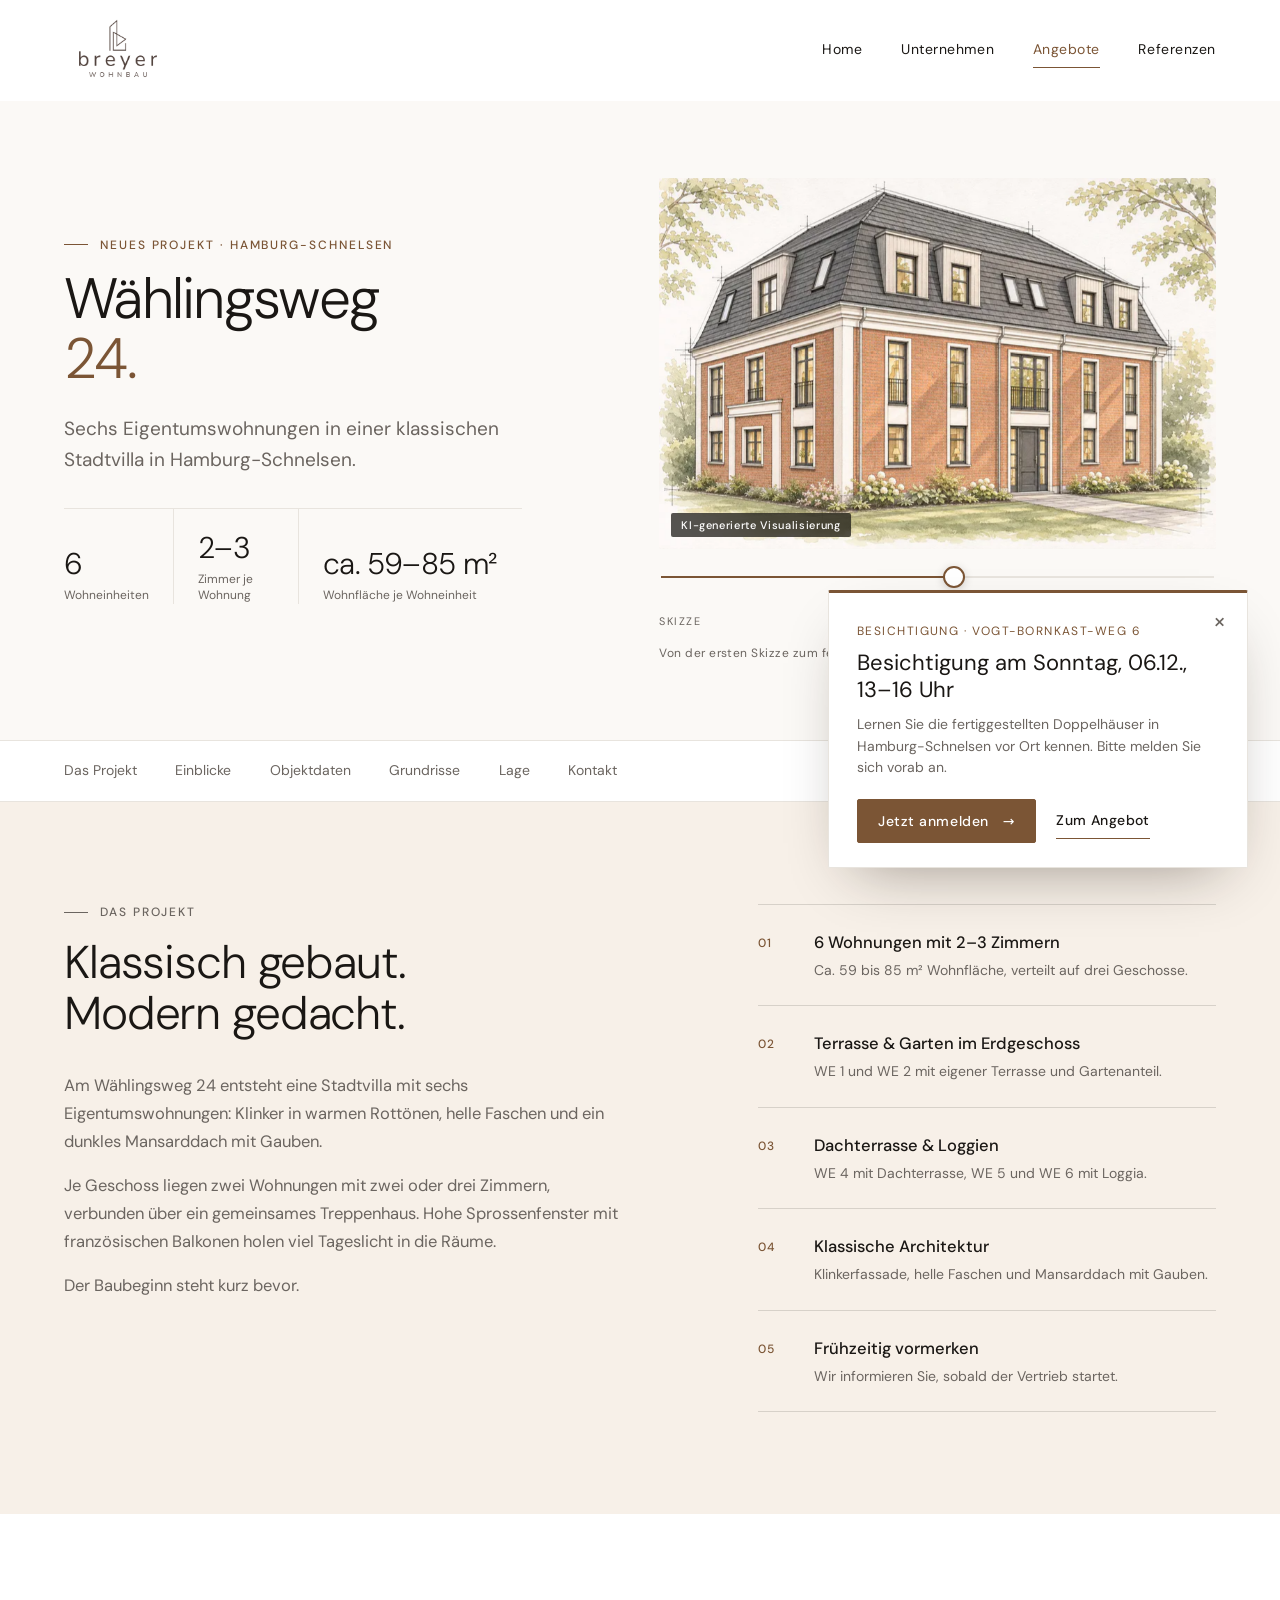
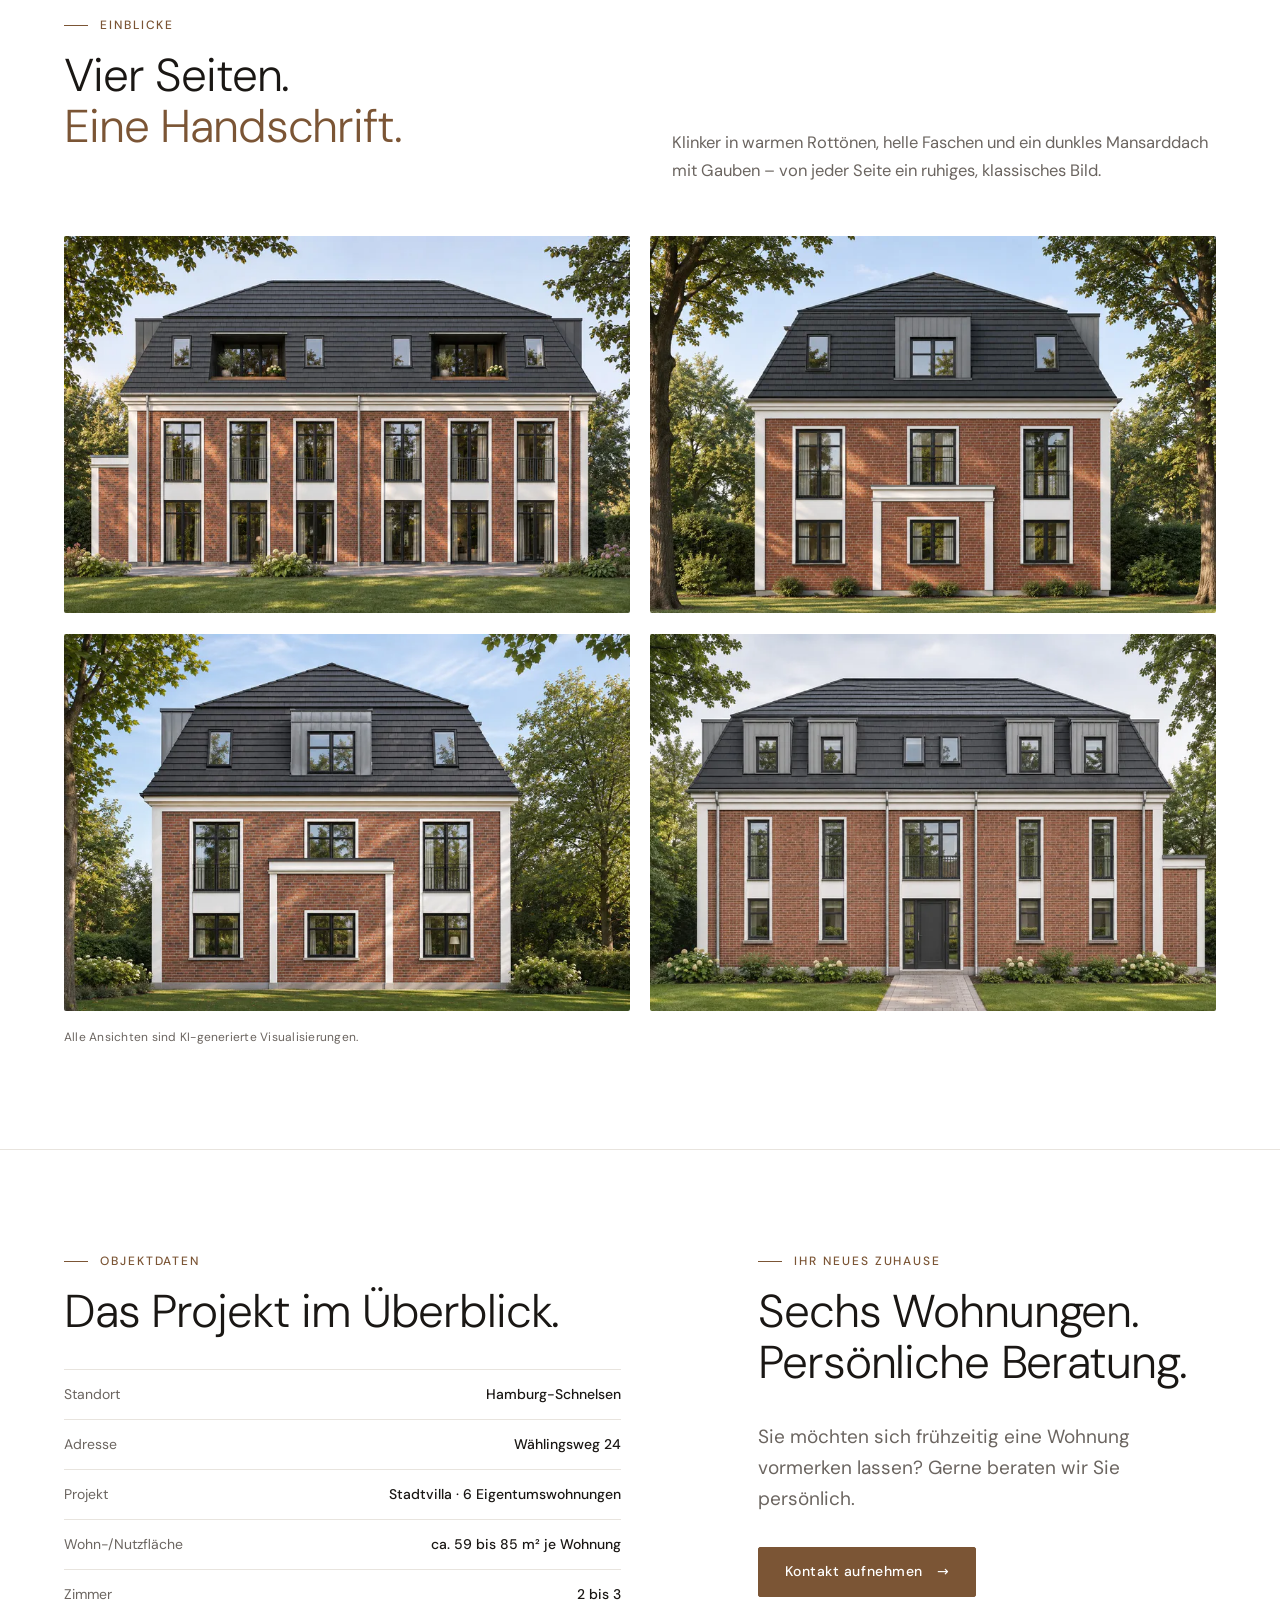
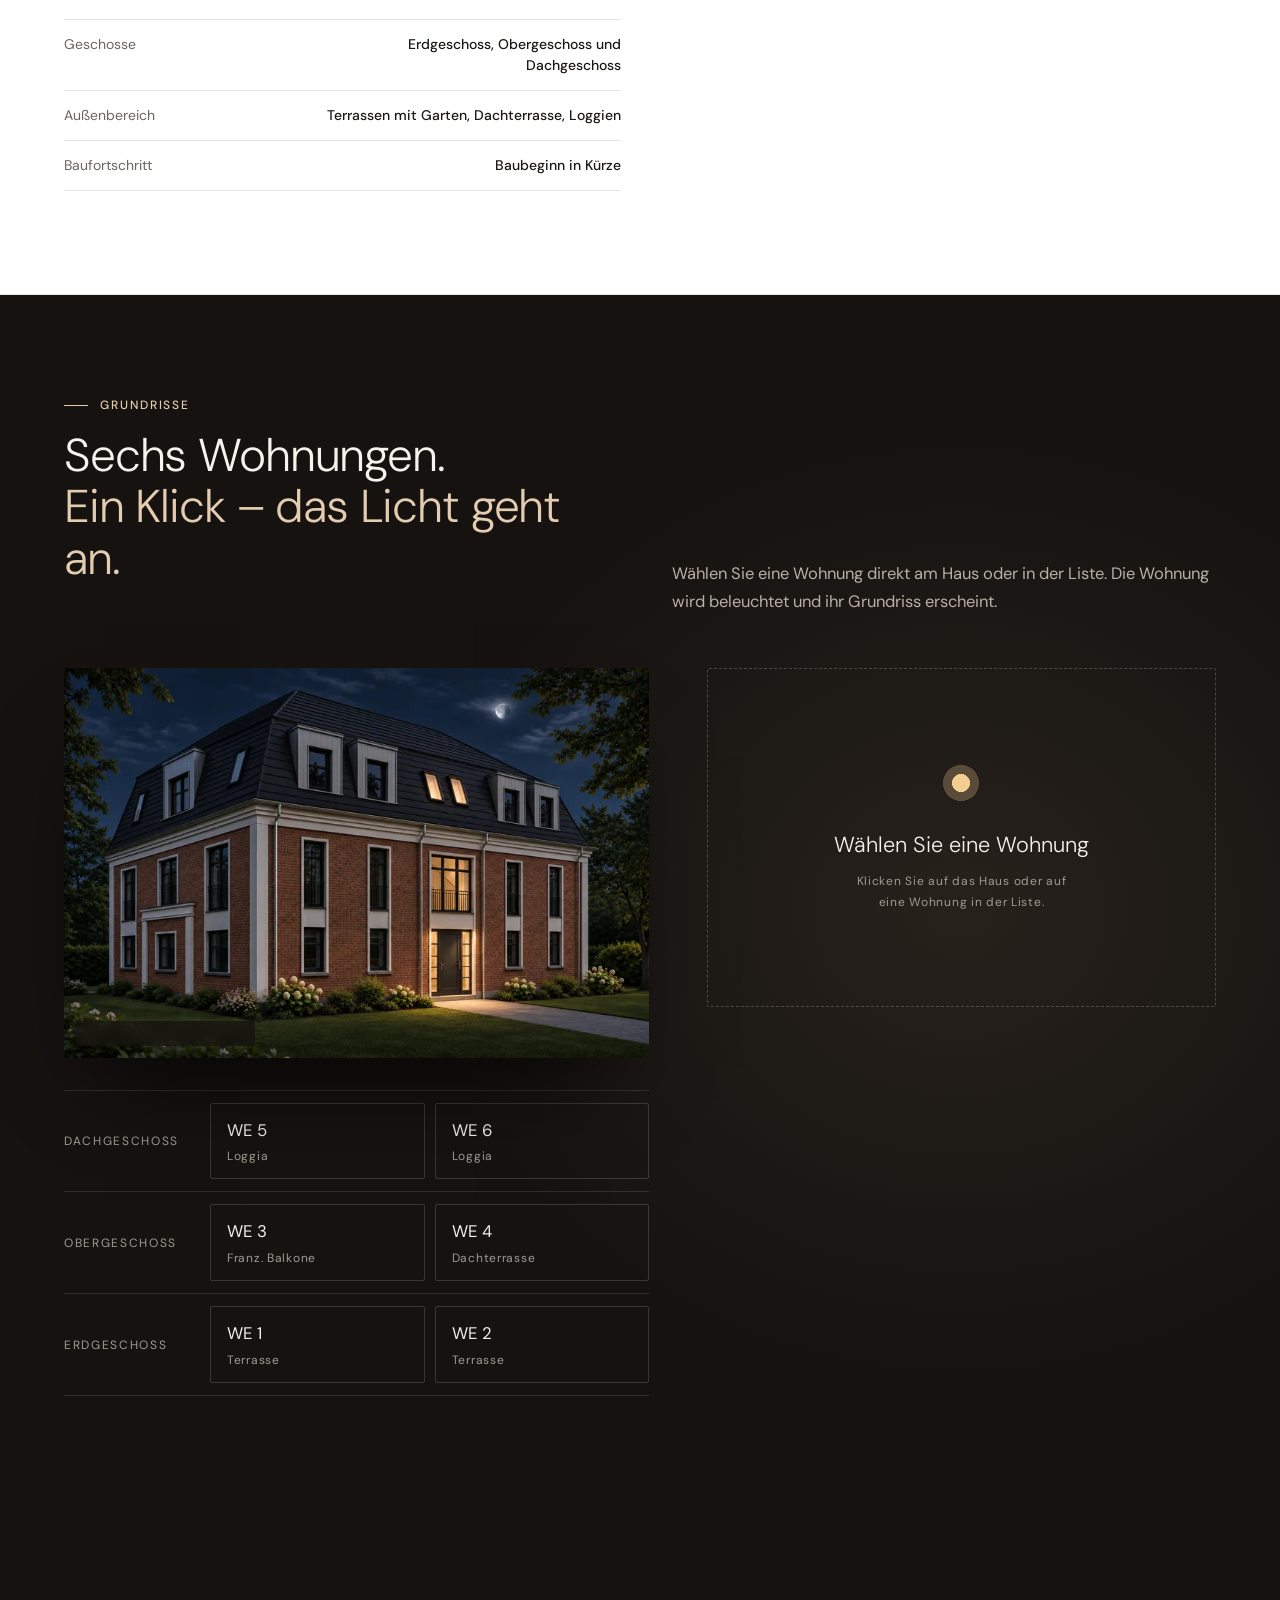
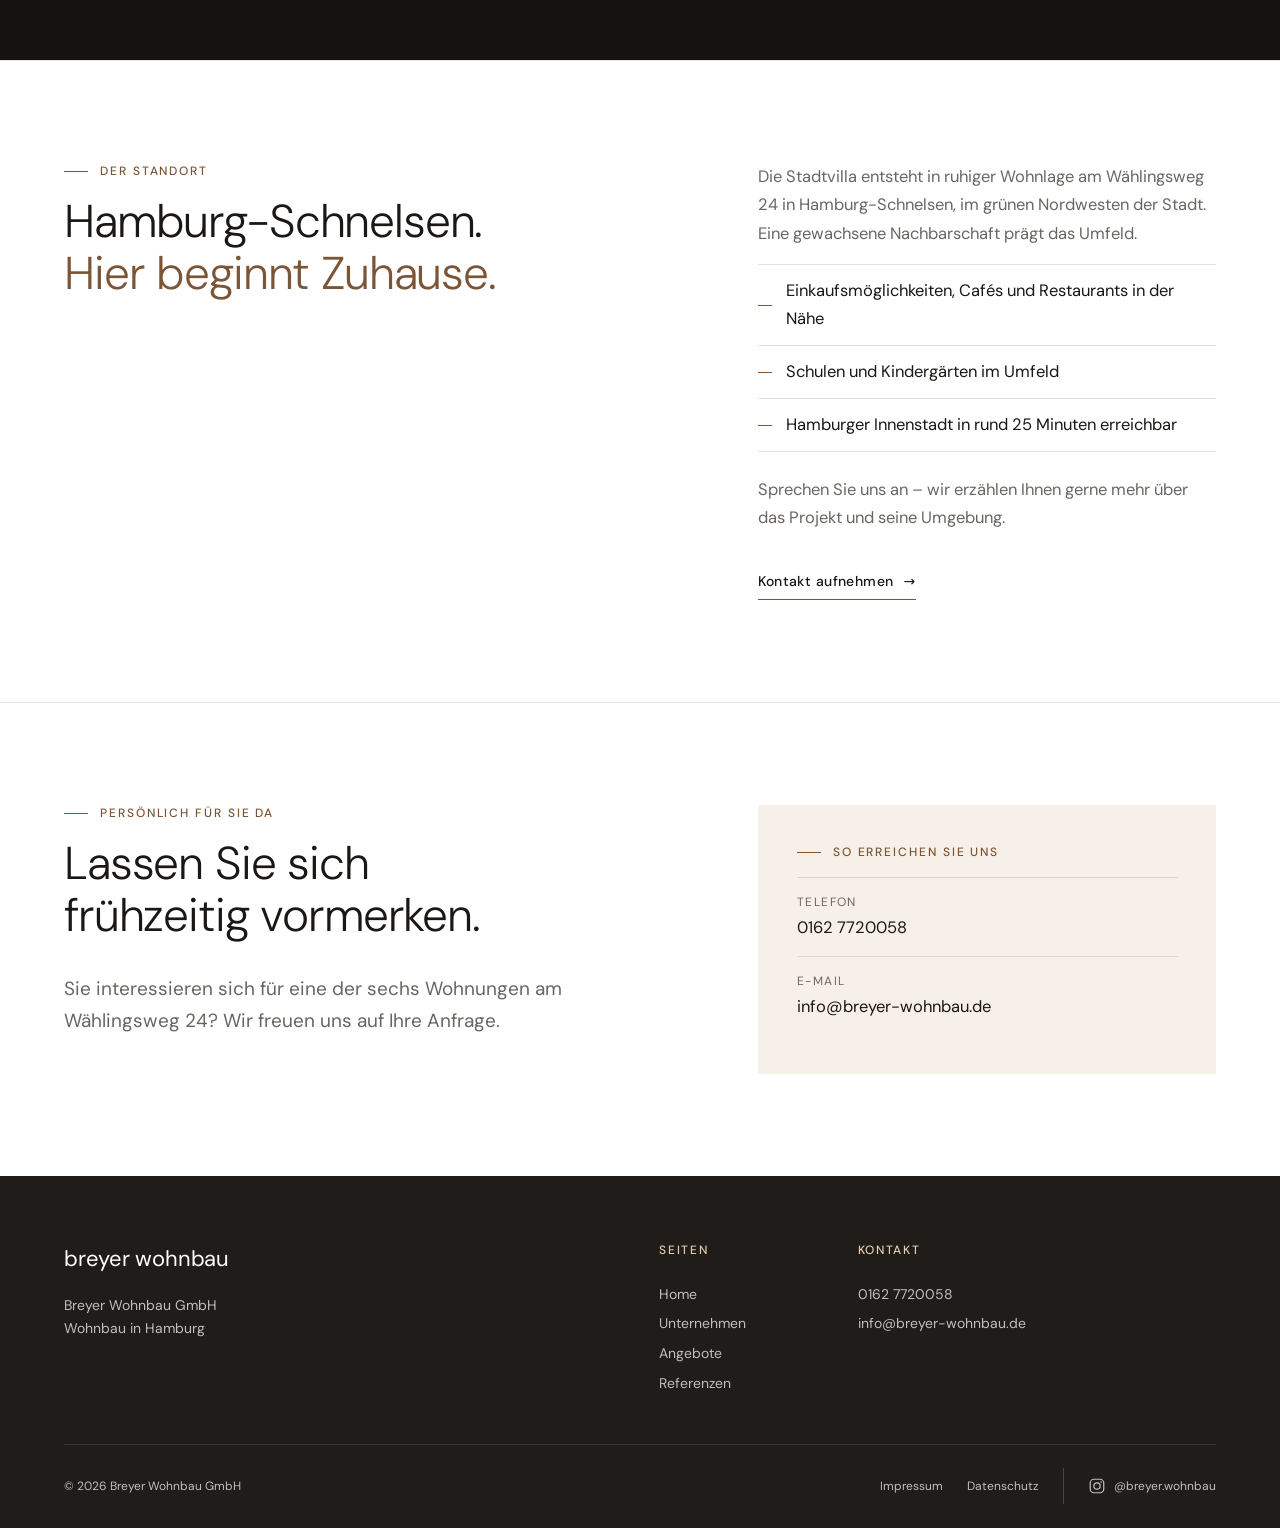
<file: waehlingsweg-24.html>
<!doctype html>
<html lang="de">
<head>
<meta charset="utf-8">
<meta name="viewport" content="width=device-width,initial-scale=1">

<title>Wählingsweg 24 · Breyer Wohnbau GmbH</title>
<meta name="description" content="Showroom Wählingsweg 24: sechs Eigentumswohnungen in einer klassischen Stadtvilla in Hamburg-Schnelsen – von der Skizze bis zum Rendering.">
<meta name="theme-color" content="#ffffff">
<meta property="og:type" content="website">
<meta property="og:locale" content="de_DE">
<meta property="og:site_name" content="Breyer Wohnbau GmbH">
<meta property="og:title" content="Wählingsweg 24 · Breyer Wohnbau GmbH">
<meta property="og:description" content="Showroom Wählingsweg 24: sechs Eigentumswohnungen in einer klassischen Stadtvilla in Hamburg-Schnelsen – von der Skizze bis zum Rendering.">
<link rel="icon" href="favicon.png" type="image/png">
<link rel="apple-touch-icon" href="apple-touch-icon.png">
<link rel="preload" href="schriften/dm-sans-latin-400-normal.woff2" as="font" type="font/woff2" crossorigin>
<link rel="preload" href="schriften/dm-sans-latin-300-normal.woff2" as="font" type="font/woff2" crossorigin>
<link rel="preload" as="image" type="image/webp" imagesrcset="bilder/ww24-perspektive-skizze-480.webp 480w, bilder/ww24-perspektive-skizze-800.webp 800w, bilder/ww24-perspektive-skizze-1200.webp 1200w, bilder/ww24-perspektive-skizze-1536.webp 1536w" imagesizes="(max-width:1320px) 100vw, 1240px">
<link rel="stylesheet" href="design.css">
<link rel="stylesheet" href="style.css?v=20261127b">
</head>
<body class="seite-waehlingsweg-24">
<a class="skip" href="#inhalt">Zum Inhalt springen</a>
<header class="kopf">
<div class="kopf-innen">
<a class="nav-logo" href="index.html" aria-label="Breyer Wohnbau GmbH – zur Startseite"><img src="bilder/logo.png" alt="Breyer Wohnbau GmbH" width="320" height="231"></a>
<button class="nav-toggle" type="button" aria-expanded="false" aria-controls="hauptnav"><span class="nav-toggle-text">Menü</span><span class="nav-toggle-icon" aria-hidden="true"></span></button>
<nav id="hauptnav" class="nav-links" aria-label="Hauptnavigation"><a href="index.html">Home</a><a href="ueber-uns.html">Unternehmen</a><a href="angebot.html" aria-current="page">Angebote</a><a href="referenzen.html">Referenzen</a><div class="nav-social"><a class="social-link" href="https://www.instagram.com/breyer.wohnbau/" target="_blank" rel="noopener" aria-label="Instagram (@breyer.wohnbau) – öffnet in neuem Fenster"><svg viewBox="0 0 24 24" width="18" height="18" aria-hidden="true" focusable="false"><rect x="3" y="3" width="18" height="18" rx="5" fill="none" stroke="currentColor" stroke-width="1.6"/><circle cx="12" cy="12" r="4.2" fill="none" stroke="currentColor" stroke-width="1.6"/><circle cx="17.4" cy="6.6" r="1.1" fill="currentColor"/></svg><span>@breyer.wohnbau</span></a></div></nav>
</div>
</header>
<main id="inhalt" tabindex="-1">
<section class="hero"><div class="wrap hero-grid"><div class="hero-text"><p class="hero-tag">Neues Projekt · Hamburg-Schnelsen</p><h1>Wählingsweg<br><em>24.</em></h1><p class="hero-lead">Sechs Eigentumswohnungen in einer klassischen Stadtvilla in Hamburg-Schnelsen.</p><dl class="hero-stats"><div><dt>Wohneinheiten</dt><dd>6</dd></div><div><dt>Zimmer je Wohnung</dt><dd>2–3</dd></div><div><dt>Wohnfläche je Wohneinheit</dt><dd>ca. 59–85 m²</dd></div></dl></div><figure class="hero-bild pp-schieber"><div class="schieber schieber-klein" data-max="200"><div class="schieber-bild"><div class="schieber-ebene" data-stufe="0"><picture><source type="image/webp" srcset="bilder/ww24-perspektive-skizze-480.webp 480w, bilder/ww24-perspektive-skizze-800.webp 800w, bilder/ww24-perspektive-skizze-1200.webp 1200w, bilder/ww24-perspektive-skizze-1536.webp 1536w" sizes="(max-width:860px) 100vw, 58vw"><img src="bilder/ww24-perspektive-skizze-1536.jpg" alt="" width="1536" height="1024" decoding="async"></picture></div><div class="schieber-ebene" data-stufe="1" data-von="0" data-bis="100"><picture><source type="image/webp" srcset="bilder/ww24-perspektive-entwurf-480.webp 480w, bilder/ww24-perspektive-entwurf-800.webp 800w, bilder/ww24-perspektive-entwurf-1200.webp 1200w, bilder/ww24-perspektive-entwurf-1536.webp 1536w" sizes="(max-width:860px) 100vw, 58vw"><img src="bilder/ww24-perspektive-entwurf-1536.jpg" alt="" width="1536" height="1024" decoding="async"></picture></div><div class="schieber-ebene" data-stufe="2" data-von="100" data-bis="200"><picture><source type="image/webp" srcset="bilder/ww24-perspektive-rendering-480.webp 480w, bilder/ww24-perspektive-rendering-800.webp 800w, bilder/ww24-perspektive-rendering-1200.webp 1200w, bilder/ww24-perspektive-rendering-1536.webp 1536w" sizes="(max-width:860px) 100vw, 58vw"><img src="bilder/ww24-perspektive-rendering-1536.jpg" alt="Wählingsweg 24, Perspektive der Stadtvilla mit Klinkerfassade und Gauben" width="1536" height="1024" decoding="async"></picture></div><span class="ki-hinweis">KI-generierte Visualisierung</span></div><div class="schieber-steuer"><input class="schieber-regler" type="range" min="0" max="200" step="1" value="0" aria-label="Darstellung wählen: Skizze, Entwurf, Visualisierung" aria-valuetext="Skizze"><div class="schieber-marken"><button type="button" data-wert="0" aria-current="true">Skizze</button><button type="button" data-wert="100">Entwurf</button><button type="button" data-wert="200">Visualisierung</button></div></div></div><figcaption class="pp-verlauf-text">Von der ersten Skizze zum fertigen Haus</figcaption></figure></div></section>
<nav class="subnav" aria-label="Inhalte dieser Seite"><div class="wrap subnav-innen"><a href="#projekt">Das Projekt</a><a href="#einblicke">Einblicke</a><a href="#daten">Objektdaten</a><a href="#grundrisse">Grundrisse</a><a href="#lage">Lage</a><a href="#kontakt">Kontakt</a></div></nav>
<section class="sec sec-alt" id="projekt"><div class="wrap intro-grid"><div class="intro-text"><p class="sec-label">Das Projekt</p><h2 class="sec-title">Klassisch gebaut.<br>Modern gedacht.</h2><p>Am Wählingsweg 24 entsteht eine Stadtvilla mit sechs Eigentumswohnungen: Klinker in warmen Rottönen, helle Faschen und ein dunkles Mansarddach mit Gauben.</p>
<p>Je Geschoss liegen zwei Wohnungen mit zwei oder drei Zimmern, verbunden über ein gemeinsames Treppenhaus. Hohe Sprossenfenster mit französischen Balkonen holen viel Tageslicht in die Räume.</p>
<p>Der Baubeginn steht kurz bevor.</p></div><ul class="highlights"><li class="hl"><span class="hl-n" aria-hidden="true">01</span><div><p class="hl-t">6 Wohnungen mit 2–3 Zimmern</p><p class="hl-s">Ca. 59 bis 85 m² Wohnfläche, verteilt auf drei Geschosse.</p></div></li><li class="hl"><span class="hl-n" aria-hidden="true">02</span><div><p class="hl-t">Terrasse &amp; Garten im Erdgeschoss</p><p class="hl-s">WE 1 und WE 2 mit eigener Terrasse und Gartenanteil.</p></div></li><li class="hl"><span class="hl-n" aria-hidden="true">03</span><div><p class="hl-t">Dachterrasse &amp; Loggien</p><p class="hl-s">WE 4 mit Dachterrasse, WE 5 und WE 6 mit Loggia.</p></div></li><li class="hl"><span class="hl-n" aria-hidden="true">04</span><div><p class="hl-t">Klassische Architektur</p><p class="hl-s">Klinkerfassade, helle Faschen und Mansarddach mit Gauben.</p></div></li><li class="hl"><span class="hl-n" aria-hidden="true">05</span><div><p class="hl-t">Frühzeitig vormerken</p><p class="hl-s">Wir informieren Sie, sobald der Vertrieb startet.</p></div></li></ul></div></section>
<section class="sec showroom galerie-block" id="einblicke"><div class="wrap"><div class="showroom-kopf"><div><p class="sec-label">Einblicke</p><h2 class="sec-title">Vier Seiten.<br><em>Eine Handschrift.</em></h2></div><div class="pp-copy"><p>Klinker in warmen Rottönen, helle Faschen und ein dunkles Mansarddach mit Gauben – von jeder Seite ein ruhiges, klassisches Bild.</p></div></div><div class="showroom-raster sr-editorial"><figure class="sr-foto"><button class="rd-photo" type="button" data-full="bilder/ww24-sued-rendering-1536.webp" data-index="0" aria-label="Wählingsweg 24, Gartenseite Süd – vergrößern"><picture><source type="image/webp" srcset="bilder/ww24-sued-rendering-480.webp 480w, bilder/ww24-sued-rendering-800.webp 800w, bilder/ww24-sued-rendering-1200.webp 1200w, bilder/ww24-sued-rendering-1536.webp 1536w" sizes="(max-width:700px) 100vw, 620px"><img src="bilder/ww24-sued-rendering-1536.jpg" alt="Wählingsweg 24, Gartenseite Süd" width="1536" height="1024" loading="lazy" decoding="async"></picture></button></figure><figure class="sr-foto"><button class="rd-photo" type="button" data-full="bilder/ww24-ost-rendering-1536.webp" data-index="1" aria-label="Wählingsweg 24, Ansicht Ost – vergrößern"><picture><source type="image/webp" srcset="bilder/ww24-ost-rendering-480.webp 480w, bilder/ww24-ost-rendering-800.webp 800w, bilder/ww24-ost-rendering-1200.webp 1200w, bilder/ww24-ost-rendering-1536.webp 1536w" sizes="(max-width:700px) 100vw, 620px"><img src="bilder/ww24-ost-rendering-1536.jpg" alt="Wählingsweg 24, Ansicht Ost" width="1536" height="1024" loading="lazy" decoding="async"></picture></button></figure><figure class="sr-foto"><button class="rd-photo" type="button" data-full="bilder/ww24-west-rendering-1536.webp" data-index="2" aria-label="Wählingsweg 24, Ansicht West – vergrößern"><picture><source type="image/webp" srcset="bilder/ww24-west-rendering-480.webp 480w, bilder/ww24-west-rendering-800.webp 800w, bilder/ww24-west-rendering-1200.webp 1200w, bilder/ww24-west-rendering-1536.webp 1536w" sizes="(max-width:700px) 100vw, 620px"><img src="bilder/ww24-west-rendering-1536.jpg" alt="Wählingsweg 24, Ansicht West" width="1536" height="1024" loading="lazy" decoding="async"></picture></button></figure><figure class="sr-foto"><button class="rd-photo" type="button" data-full="bilder/ww24-nord-rendering-1536.webp" data-index="3" aria-label="Wählingsweg 24, Nordansicht mit Eingang – vergrößern"><picture><source type="image/webp" srcset="bilder/ww24-nord-rendering-480.webp 480w, bilder/ww24-nord-rendering-800.webp 800w, bilder/ww24-nord-rendering-1200.webp 1200w, bilder/ww24-nord-rendering-1536.webp 1536w" sizes="(max-width:700px) 100vw, 620px"><img src="bilder/ww24-nord-rendering-1536.jpg" alt="Wählingsweg 24, Nordansicht mit Eingang" width="1536" height="1024" loading="lazy" decoding="async"></picture></button></figure></div><p class="sr-ki">Alle Ansichten sind KI-generierte Visualisierungen.</p></div><dialog class="rd-viewer" aria-label="Bildansicht"><div class="rd-viewer-bild"><img alt=""></div><p class="rd-viewer-text" aria-live="polite"></p><div class="rd-viewer-leiste"><button class="rd-prev" type="button" aria-label="Vorheriges Bild">←</button><span class="rd-zaehler"></span><button class="rd-next" type="button" aria-label="Nächstes Bild">→</button></div><button class="rd-close" type="button" aria-label="Bildansicht schließen">✕</button></dialog></section>
<section class="sec" id="daten"><div class="wrap data-grid"><div><p class="sec-label">Objektdaten</p><h2 class="sec-title">Das Projekt im Überblick.</h2><table class="data-table"><caption class="sr-only">Objektdaten</caption><tr><th scope="row">Standort</th><td>Hamburg-Schnelsen</td></tr><tr><th scope="row">Adresse</th><td>Wählingsweg 24</td></tr><tr><th scope="row">Projekt</th><td>Stadtvilla · 6 Eigentumswohnungen</td></tr><tr><th scope="row">Wohn-/Nutzfläche</th><td>ca. 59 bis 85 m² je Wohnung</td></tr><tr><th scope="row">Zimmer</th><td>2 bis 3</td></tr><tr><th scope="row">Geschosse</th><td>Erdgeschoss, Obergeschoss und Dachgeschoss</td></tr><tr><th scope="row">Außenbereich</th><td>Terrassen mit Garten, Dachterrasse, Loggien</td></tr><tr><th scope="row">Baufortschritt</th><td>Baubeginn in Kürze</td></tr></table></div><div class="data-seite"><p class="sec-label">Ihr neues Zuhause</p><h2 class="sec-title">Sechs Wohnungen.<br>Persönliche Beratung.</h2><p class="lead">Sie möchten sich frühzeitig eine Wohnung vormerken lassen? Gerne beraten wir Sie persönlich.</p><a class="btn btn-abstand" href="#kontakt">Kontakt aufnehmen <span class="pfeil" aria-hidden="true">→</span></a></div></div></section>
<section class="sec showroom galerie-block gr-block sec-dunkel" id="grundrisse"><div class="wrap"><div class="showroom-kopf"><div><p class="sec-label">Grundrisse</p><h2 class="sec-title">Sechs Wohnungen.<br><em>Ein Klick – das Licht geht an.</em></h2></div><div class="pp-copy"><p>Wählen Sie eine Wohnung direkt am Haus oder in der Liste. Die Wohnung wird beleuchtet und ihr Grundriss erscheint.</p></div></div><div class="ww-wahl"><div class="ww-links"><div class="ww-haus"><div class="ww-basis"><picture><source type="image/webp" srcset="bilder/ww24-nacht-aus-480.webp 480w, bilder/ww24-nacht-aus-800.webp 800w, bilder/ww24-nacht-aus-1200.webp 1200w, bilder/ww24-nacht-aus-1536.webp 1536w" sizes="(max-width:900px) 94vw, 760px"><img src="bilder/ww24-nacht-aus-1536.jpg" alt="Wählingsweg 24 bei Nacht" width="1536" height="1024" loading="lazy" decoding="async"></picture></div><div class="ww-licht" data-i="0"><picture><source type="image/webp" srcset="bilder/ww24-nacht-we6-480.webp 480w, bilder/ww24-nacht-we6-800.webp 800w, bilder/ww24-nacht-we6-1200.webp 1200w, bilder/ww24-nacht-we6-1536.webp 1536w" sizes="(max-width:900px) 94vw, 760px"><img src="bilder/ww24-nacht-we6-1536.jpg" alt="" width="1536" height="1024" loading="lazy" decoding="async"></picture></div><div class="ww-licht" data-i="1"><picture><source type="image/webp" srcset="bilder/ww24-nacht-we5-480.webp 480w, bilder/ww24-nacht-we5-800.webp 800w, bilder/ww24-nacht-we5-1200.webp 1200w, bilder/ww24-nacht-we5-1536.webp 1536w" sizes="(max-width:900px) 94vw, 760px"><img src="bilder/ww24-nacht-we5-1536.jpg" alt="" width="1536" height="1024" loading="lazy" decoding="async"></picture></div><div class="ww-licht" data-i="2"><picture><source type="image/webp" srcset="bilder/ww24-nacht-we3-480.webp 480w, bilder/ww24-nacht-we3-800.webp 800w, bilder/ww24-nacht-we3-1200.webp 1200w, bilder/ww24-nacht-we3-1536.webp 1536w" sizes="(max-width:900px) 94vw, 760px"><img src="bilder/ww24-nacht-we3-1536.jpg" alt="" width="1536" height="1024" loading="lazy" decoding="async"></picture></div><div class="ww-licht" data-i="3"><picture><source type="image/webp" srcset="bilder/ww24-nacht-we4-480.webp 480w, bilder/ww24-nacht-we4-800.webp 800w, bilder/ww24-nacht-we4-1200.webp 1200w, bilder/ww24-nacht-we4-1536.webp 1536w" sizes="(max-width:900px) 94vw, 760px"><img src="bilder/ww24-nacht-we4-1536.jpg" alt="" width="1536" height="1024" loading="lazy" decoding="async"></picture></div><div class="ww-licht" data-i="4"><picture><source type="image/webp" srcset="bilder/ww24-nacht-we1-480.webp 480w, bilder/ww24-nacht-we1-800.webp 800w, bilder/ww24-nacht-we1-1200.webp 1200w, bilder/ww24-nacht-we1-1536.webp 1536w" sizes="(max-width:900px) 94vw, 760px"><img src="bilder/ww24-nacht-we1-1536.jpg" alt="" width="1536" height="1024" loading="lazy" decoding="async"></picture></div><div class="ww-licht" data-i="5"><picture><source type="image/webp" srcset="bilder/ww24-nacht-we2-480.webp 480w, bilder/ww24-nacht-we2-800.webp 800w, bilder/ww24-nacht-we2-1200.webp 1200w, bilder/ww24-nacht-we2-1536.webp 1536w" sizes="(max-width:900px) 94vw, 760px"><img src="bilder/ww24-nacht-we2-1536.jpg" alt="" width="1536" height="1024" loading="lazy" decoding="async"></picture></div><svg class="ww-zonen" viewBox="0 0 1536 1024" preserveAspectRatio="none" aria-hidden="true" focusable="false"><polygon class="ww-zone" data-i="0" points="105,445 905,445 905,60 600,60 270,200"><title>WE 5</title></polygon><polygon class="ww-zone" data-i="1" points="905,445 1395,445 1300,190 1200,60 905,60"><title>WE 6</title></polygon><polygon class="ww-zone" data-i="2" points="110,445 955,445 955,665 110,665"><title>WE 3</title></polygon><polygon class="ww-zone" data-i="3" points="955,445 1395,445 1395,665 955,665"><title>WE 4</title></polygon><polygon class="ww-zone" data-i="4" points="110,665 955,665 955,880 110,880"><title>WE 1</title></polygon><polygon class="ww-zone" data-i="5" points="955,665 1395,665 1395,880 955,880"><title>WE 2</title></polygon></svg><span class="ki-hinweis">KI-generierte Visualisierung</span></div><div class="ww-liste"><div class="ww-reihe"><span class="ww-geschoss">Dachgeschoss</span><div class="ww-knoepfe"><button class="ww-we" type="button" data-i="0" aria-pressed="false" aria-controls="ww-grundrisse-p0"><span class="ww-we-name">WE 5</span><span class="ww-we-info">Loggia</span></button><button class="ww-we" type="button" data-i="1" aria-pressed="false" aria-controls="ww-grundrisse-p1"><span class="ww-we-name">WE 6</span><span class="ww-we-info">Loggia</span></button></div></div><div class="ww-reihe"><span class="ww-geschoss">Obergeschoss</span><div class="ww-knoepfe"><button class="ww-we" type="button" data-i="2" aria-pressed="false" aria-controls="ww-grundrisse-p2"><span class="ww-we-name">WE 3</span><span class="ww-we-info">Franz. Balkone</span></button><button class="ww-we" type="button" data-i="3" aria-pressed="false" aria-controls="ww-grundrisse-p3"><span class="ww-we-name">WE 4</span><span class="ww-we-info">Dachterrasse</span></button></div></div><div class="ww-reihe"><span class="ww-geschoss">Erdgeschoss</span><div class="ww-knoepfe"><button class="ww-we" type="button" data-i="4" aria-pressed="false" aria-controls="ww-grundrisse-p4"><span class="ww-we-name">WE 1</span><span class="ww-we-info">Terrasse</span></button><button class="ww-we" type="button" data-i="5" aria-pressed="false" aria-controls="ww-grundrisse-p5"><span class="ww-we-name">WE 2</span><span class="ww-we-info">Terrasse</span></button></div></div></div></div><div class="gr-buehne ww-buehne" aria-live="polite"><div class="gr-panel ww-start" id="ww-grundrisse-p-start"><div class="ww-start-karte"><span class="ww-start-icon" aria-hidden="true"></span><p class="ww-start-titel">Wählen Sie eine Wohnung</p><p class="ww-start-text">Klicken Sie auf das Haus oder auf eine Wohnung in der Liste.</p></div></div><div class="gr-panel" id="ww-grundrisse-p0" hidden><button class="rd-photo gr-plan" type="button" data-full="bilder/ww24-grundriss-we5-2400.webp" data-index="0" aria-label="Grundriss WE 5 – vergrößern"><span class="gr-plan-bild"><picture><source type="image/webp" srcset="bilder/ww24-grundriss-we5-480.webp 480w, bilder/ww24-grundriss-we5-800.webp 800w, bilder/ww24-grundriss-we5-1200.webp 1200w, bilder/ww24-grundriss-we5-1600.webp 1600w, bilder/ww24-grundriss-we5-2400.webp 2400w" sizes="(max-width:900px) 94vw, 620px"><img src="bilder/ww24-grundriss-we5-1600.jpg" alt="Grundriss WE 5, Dachgeschoss" width="2400" height="1600" loading="lazy" decoding="async"></picture></span></button><div class="gr-leiste"><span><span class="gr-leiste-nr">WE 5</span>Dachgeschoss · Loggia</span><span class="gr-lupe" aria-hidden="true">Plan vergrößern ↗</span></div><table class="ww-tabelle"><caption><span class="ww-t-kopf"><span class="ww-t-name">WE 5</span><span class="ww-t-unter">2 Zimmer · Loggia</span></span></caption><tbody><tr><th scope="row">Wohnen / Essen / Küche</th><td>ca. 34,73 m²</td></tr><tr><th scope="row">Zimmer</th><td>ca. 10,81 m²</td></tr><tr><th scope="row">Bad</th><td>ca. 6,20 m²</td></tr><tr><th scope="row">Abstellräume</th><td>ca. 6,04 m²</td></tr><tr><th scope="row">Loggia 3,64 m² (50 %)</th><td>ca. 1,82 m²</td></tr></tbody><tfoot><tr class="ww-summe"><th scope="row">Wohnfläche</th><td>ca. 58,73 m²</td></tr></tfoot></table></div><div class="gr-panel" id="ww-grundrisse-p1" hidden><button class="rd-photo gr-plan" type="button" data-full="bilder/ww24-grundriss-we6-2400.webp" data-index="1" aria-label="Grundriss WE 6 – vergrößern"><span class="gr-plan-bild"><picture><source type="image/webp" srcset="bilder/ww24-grundriss-we6-480.webp 480w, bilder/ww24-grundriss-we6-800.webp 800w, bilder/ww24-grundriss-we6-1200.webp 1200w, bilder/ww24-grundriss-we6-1600.webp 1600w, bilder/ww24-grundriss-we6-2400.webp 2400w" sizes="(max-width:900px) 94vw, 620px"><img src="bilder/ww24-grundriss-we6-1600.jpg" alt="Grundriss WE 6, Dachgeschoss" width="2400" height="1600" loading="lazy" decoding="async"></picture></span></button><div class="gr-leiste"><span><span class="gr-leiste-nr">WE 6</span>Dachgeschoss · Loggia</span><span class="gr-lupe" aria-hidden="true">Plan vergrößern ↗</span></div><table class="ww-tabelle"><caption><span class="ww-t-kopf"><span class="ww-t-name">WE 6</span><span class="ww-t-unter">2 Zimmer · Loggia</span></span></caption><tbody><tr><th scope="row">Wohnen / Essen / Küche</th><td>ca. 34,73 m²</td></tr><tr><th scope="row">Zimmer</th><td>ca. 10,81 m²</td></tr><tr><th scope="row">Bad</th><td>ca. 6,21 m²</td></tr><tr><th scope="row">Abstellräume</th><td>ca. 6,04 m²</td></tr><tr><th scope="row">Loggia 3,64 m² (50 %)</th><td>ca. 1,82 m²</td></tr></tbody><tfoot><tr class="ww-summe"><th scope="row">Wohnfläche</th><td>ca. 58,74 m²</td></tr></tfoot></table></div><div class="gr-panel" id="ww-grundrisse-p2" hidden><button class="rd-photo gr-plan" type="button" data-full="bilder/ww24-grundriss-we3-2400.webp" data-index="2" aria-label="Grundriss WE 3 – vergrößern"><span class="gr-plan-bild"><picture><source type="image/webp" srcset="bilder/ww24-grundriss-we3-480.webp 480w, bilder/ww24-grundriss-we3-800.webp 800w, bilder/ww24-grundriss-we3-1200.webp 1200w, bilder/ww24-grundriss-we3-1600.webp 1600w, bilder/ww24-grundriss-we3-2400.webp 2400w" sizes="(max-width:900px) 94vw, 620px"><img src="bilder/ww24-grundriss-we3-1600.jpg" alt="Grundriss WE 3, Obergeschoss" width="2400" height="1600" loading="lazy" decoding="async"></picture></span></button><div class="gr-leiste"><span><span class="gr-leiste-nr">WE 3</span>Obergeschoss · Franz. Balkone</span><span class="gr-lupe" aria-hidden="true">Plan vergrößern ↗</span></div><table class="ww-tabelle"><caption><span class="ww-t-kopf"><span class="ww-t-name">WE 3</span><span class="ww-t-unter">3 Zimmer · Franz. Balkone</span></span></caption><tbody><tr><th scope="row">Wohnen / Essen / Küche</th><td>ca. 30,54 m²</td></tr><tr><th scope="row">Zimmer 1</th><td>ca. 13,23 m²</td></tr><tr><th scope="row">Zimmer 2</th><td>ca. 6,12 m²</td></tr><tr><th scope="row">Bad</th><td>ca. 10,78 m²</td></tr><tr><th scope="row">Flur</th><td>ca. 7,97 m²</td></tr><tr><th scope="row">Abstellräume</th><td>ca. 6,03 m²</td></tr></tbody><tfoot><tr class="ww-summe"><th scope="row">Wohnfläche</th><td>ca. 73,55 m²</td></tr></tfoot></table></div><div class="gr-panel" id="ww-grundrisse-p3" hidden><button class="rd-photo gr-plan" type="button" data-full="bilder/ww24-grundriss-we4-2400.webp" data-index="3" aria-label="Grundriss WE 4 – vergrößern"><span class="gr-plan-bild"><picture><source type="image/webp" srcset="bilder/ww24-grundriss-we4-480.webp 480w, bilder/ww24-grundriss-we4-800.webp 800w, bilder/ww24-grundriss-we4-1200.webp 1200w, bilder/ww24-grundriss-we4-1600.webp 1600w, bilder/ww24-grundriss-we4-2400.webp 2400w" sizes="(max-width:900px) 94vw, 620px"><img src="bilder/ww24-grundriss-we4-1600.jpg" alt="Grundriss WE 4, Obergeschoss" width="2400" height="1600" loading="lazy" decoding="async"></picture></span></button><div class="gr-leiste"><span><span class="gr-leiste-nr">WE 4</span>Obergeschoss · Dachterrasse</span><span class="gr-lupe" aria-hidden="true">Plan vergrößern ↗</span></div><table class="ww-tabelle"><caption><span class="ww-t-kopf"><span class="ww-t-name">WE 4</span><span class="ww-t-unter">3 Zimmer · Dachterrasse</span></span></caption><tbody><tr><th scope="row">Wohnen / Essen / Küche</th><td>ca. 30,54 m²</td></tr><tr><th scope="row">Zimmer 1</th><td>ca. 13,23 m²</td></tr><tr><th scope="row">Zimmer 2</th><td>ca. 6,22 m²</td></tr><tr><th scope="row">Bad</th><td>ca. 10,61 m²</td></tr><tr><th scope="row">Flur</th><td>ca. 7,97 m²</td></tr><tr><th scope="row">Abstellräume</th><td>ca. 6,06 m²</td></tr><tr><th scope="row">Dachterrasse 3,18 m² (50 %)</th><td>ca. 1,59 m²</td></tr></tbody><tfoot><tr class="ww-summe"><th scope="row">Wohnfläche</th><td>ca. 75,22 m²</td></tr></tfoot></table></div><div class="gr-panel" id="ww-grundrisse-p4" hidden><button class="rd-photo gr-plan" type="button" data-full="bilder/ww24-grundriss-we1-2400.webp" data-index="4" aria-label="Grundriss WE 1 – vergrößern"><span class="gr-plan-bild"><picture><source type="image/webp" srcset="bilder/ww24-grundriss-we1-480.webp 480w, bilder/ww24-grundriss-we1-800.webp 800w, bilder/ww24-grundriss-we1-1200.webp 1200w, bilder/ww24-grundriss-we1-1600.webp 1600w, bilder/ww24-grundriss-we1-2400.webp 2400w" sizes="(max-width:900px) 94vw, 620px"><img src="bilder/ww24-grundriss-we1-1600.jpg" alt="Grundriss WE 1, Erdgeschoss" width="2400" height="1600" loading="lazy" decoding="async"></picture></span></button><div class="gr-leiste"><span><span class="gr-leiste-nr">WE 1</span>Erdgeschoss · Terrasse</span><span class="gr-lupe" aria-hidden="true">Plan vergrößern ↗</span></div><table class="ww-tabelle"><caption><span class="ww-t-kopf"><span class="ww-t-name">WE 1</span><span class="ww-t-unter">2 Zimmer · Terrasse · Garten</span></span></caption><tbody><tr><th scope="row">Wohnen / Essen / Küche</th><td>ca. 31,04 m²</td></tr><tr><th scope="row">Zimmer</th><td>ca. 14,88 m²</td></tr><tr><th scope="row">Bad</th><td>ca. 7,41 m²</td></tr><tr><th scope="row">Flur</th><td>ca. 6,04 m²</td></tr><tr><th scope="row">Abstellräume</th><td>ca. 6,01 m²</td></tr><tr><th scope="row">Terrasse 16,00 m² (50 %)</th><td>ca. 8,00 m²</td></tr></tbody><tfoot><tr class="ww-summe"><th scope="row">Wohnfläche</th><td>ca. 72,40 m²</td></tr><tr class="ww-zusatz"><th scope="row">zzgl. Garten inkl. Terrasse</th><td>ca. 90,00 m²</td></tr></tfoot></table></div><div class="gr-panel" id="ww-grundrisse-p5" hidden><button class="rd-photo gr-plan" type="button" data-full="bilder/ww24-grundriss-we2-2400.webp" data-index="5" aria-label="Grundriss WE 2 – vergrößern"><span class="gr-plan-bild"><picture><source type="image/webp" srcset="bilder/ww24-grundriss-we2-480.webp 480w, bilder/ww24-grundriss-we2-800.webp 800w, bilder/ww24-grundriss-we2-1200.webp 1200w, bilder/ww24-grundriss-we2-1600.webp 1600w, bilder/ww24-grundriss-we2-2400.webp 2400w" sizes="(max-width:900px) 94vw, 620px"><img src="bilder/ww24-grundriss-we2-1600.jpg" alt="Grundriss WE 2, Erdgeschoss" width="2400" height="1600" loading="lazy" decoding="async"></picture></span></button><div class="gr-leiste"><span><span class="gr-leiste-nr">WE 2</span>Erdgeschoss · Terrasse</span><span class="gr-lupe" aria-hidden="true">Plan vergrößern ↗</span></div><table class="ww-tabelle"><caption><span class="ww-t-kopf"><span class="ww-t-name">WE 2</span><span class="ww-t-unter">3 Zimmer · Terrasse · Garten</span></span></caption><tbody><tr><th scope="row">Wohnen / Essen / Küche</th><td>ca. 30,10 m²</td></tr><tr><th scope="row">Zimmer 1</th><td>ca. 11,98 m²</td></tr><tr><th scope="row">Zimmer 2</th><td>ca. 10,47 m²</td></tr><tr><th scope="row">Bad</th><td>ca. 11,31 m²</td></tr><tr><th scope="row">Flur</th><td>ca. 8,46 m²</td></tr><tr><th scope="row">Abstellräume</th><td>ca. 6,07 m²</td></tr><tr><th scope="row">Terrasse 16,00 m² (50 %)</th><td>ca. 8,00 m²</td></tr></tbody><tfoot><tr class="ww-summe"><th scope="row">Wohnfläche</th><td>ca. 85,21 m²</td></tr><tr class="ww-zusatz"><th scope="row">zzgl. Garten inkl. Terrasse</th><td>ca. 74,50 m²</td></tr></tfoot></table></div></div></div></div><dialog class="rd-viewer" aria-label="Bildansicht"><div class="rd-viewer-bild"><img alt=""></div><p class="rd-viewer-text" aria-live="polite"></p><div class="rd-viewer-leiste"><button class="rd-prev" type="button" aria-label="Vorheriges Bild">←</button><span class="rd-zaehler"></span><button class="rd-next" type="button" aria-label="Nächstes Bild">→</button></div><button class="rd-close" type="button" aria-label="Bildansicht schließen">✕</button></dialog></section>
<section class="sec" id="lage"><div class="wrap intro-grid"><div><p class="sec-label">Der Standort</p><h2 class="sec-title">Hamburg-Schnelsen.<br><em>Hier beginnt Zuhause.</em></h2></div><div class="intro-text"><p>Die Stadtvilla entsteht in ruhiger Wohnlage am Wählingsweg 24 in Hamburg-Schnelsen, im grünen Nordwesten der Stadt. Eine gewachsene Nachbarschaft prägt das Umfeld.</p>
<ul><li>Einkaufsmöglichkeiten, Cafés und Restaurants in der Nähe</li><li>Schulen und Kindergärten im Umfeld</li><li>Hamburger Innenstadt in rund 25 Minuten erreichbar</li></ul>
<p>Sprechen Sie uns an – wir erzählen Ihnen gerne mehr über das Projekt und seine Umgebung.</p><a class="textlink" href="#kontakt">Kontakt aufnehmen <span class="pfeil" aria-hidden="true">→</span></a></div></div></section>
<section class="sec" id="kontakt"><div class="wrap contact-grid"><div><p class="sec-label">Persönlich für Sie da</p><h2 class="sec-title">Lassen Sie sich<br>frühzeitig vormerken.</h2><p class="lead">Sie interessieren sich für eine der sechs Wohnungen am Wählingsweg 24? Wir freuen uns auf Ihre Anfrage.</p></div><div class="contact-panel"><p class="sec-label">So erreichen Sie uns</p><a class="contact-link" href="tel:+491627720058"><span>Telefon</span>0162 7720058</a><a class="contact-link" href="mailto:info@breyer-wohnbau.de"><span>E-Mail</span>info@breyer-wohnbau.de</a></div></div></section>
</main>
<footer class="fuss">
<div class="wrap fuss-grid">
<div class="fuss-marke"><p class="footer-logo">breyer wohnbau</p><p>Breyer Wohnbau GmbH<br>Wohnbau in Hamburg</p></div>
<nav class="fuss-nav" aria-label="Fußzeile"><p class="fuss-titel">Seiten</p><a href="index.html">Home</a><a href="ueber-uns.html">Unternehmen</a><a href="angebot.html">Angebote</a><a href="referenzen.html">Referenzen</a></nav>
<div class="fuss-kontakt"><p class="fuss-titel">Kontakt</p><a href="tel:+491627720058">0162 7720058</a><a href="mailto:info@breyer-wohnbau.de">info@breyer-wohnbau.de</a></div>
</div>
<div class="wrap fuss-unten"><p class="footer-copy">© 2026 Breyer Wohnbau GmbH</p><div class="footer-links"><a href="impressum.html">Impressum</a><a href="datenschutz.html">Datenschutz</a><a class="social-link" href="https://www.instagram.com/breyer.wohnbau/" target="_blank" rel="noopener" aria-label="Instagram (@breyer.wohnbau) – öffnet in neuem Fenster"><svg viewBox="0 0 24 24" width="18" height="18" aria-hidden="true" focusable="false"><rect x="3" y="3" width="18" height="18" rx="5" fill="none" stroke="currentColor" stroke-width="1.6"/><circle cx="12" cy="12" r="4.2" fill="none" stroke="currentColor" stroke-width="1.6"/><circle cx="17.4" cy="6.6" r="1.1" fill="currentColor"/></svg><span>@breyer.wohnbau</span></a></div></div>
</footer>
<script src="seite.js?v=20261127b" defer></script>
<script src="referenz.js" defer></script>
</body>
</html>
</file>
<file: design.css>
@font-face{font-family:'DM Sans';font-style:normal;font-weight:300;font-display:swap;src:url(schriften/dm-sans-latin-300-normal.woff2) format('woff2')}
@font-face{font-family:'DM Sans';font-style:normal;font-weight:400;font-display:swap;src:url(schriften/dm-sans-latin-400-normal.woff2) format('woff2')}
@font-face{font-family:'DM Sans';font-style:normal;font-weight:500;font-display:swap;src:url(schriften/dm-sans-latin-500-normal.woff2) format('woff2')}
:root{--braun:#7B5535;--braun-light:#F7F0E8;--braun-mid:#C4A882;--braun-dunkel-hell:#E4CCB0;--text:#1A1714;--gray-600:#6B6560;--gray-200:#E8E4DE;--white:#FFFFFF;--font-kopf:'DM Sans',system-ui,sans-serif;--font-text:'DM Sans',system-ui,sans-serif;--radius:2px}
</file>
<file: style.css>
/* =========================================================================
   Breyer Wohnbau – Gestaltung
   Farben und Schriften kommen aus design.css (inhalt/design.json).
   Aufbau: 1 Grundlagen · 2 Raster & Typografie · 3 Komponenten · 4 Bausteine
           5 Kopf & Fuß · 6 Animation · 7 Responsiv
   ========================================================================= */

/* ---------- 1 Grundlagen ---------- */
:root{
  --wrap:1240px;
  --wrap-breit:1440px;
  --rand:clamp(20px,5vw,64px);
  --kopf-h:100px;
  /* Abstände (8er-System) */
  --s1:8px;--s2:16px;--s3:24px;--s4:32px;--s5:48px;--s6:64px;--s7:96px;
  --sec-y:clamp(64px,8vw,112px);
  /* Schriftgrößen */
  --fs-xs:12px;--fs-s:14px;--fs-m:16.5px;--fs-l:clamp(17px,.4vw + 15.5px,19px);
  --fs-h3:clamp(20px,.6vw + 17px,24px);
  --fs-h2:clamp(30px,2.2vw + 18px,46px);
  --fs-h1:clamp(38px,3.6vw + 18px,70px);
  /* Farben (abgeleitet) */
  --papier:#fbf9f6;
  --dunkel:#1f1c19;
  --linie:var(--gray-200);
  --ease:cubic-bezier(.22,.61,.36,1);
}
*,*::before,*::after{box-sizing:border-box}
*{margin:0;padding:0}
html{-webkit-text-size-adjust:100%;text-size-adjust:100%;scroll-padding-top:calc(var(--kopf-h) + 64px)}
@media (prefers-reduced-motion:no-preference){html{scroll-behavior:smooth}}
body{font-family:var(--font-text);font-size:var(--fs-m);line-height:1.7;color:var(--text);background:var(--white);-webkit-font-smoothing:antialiased;-moz-osx-font-smoothing:grayscale;text-rendering:optimizeLegibility;font-variant-numeric:lining-nums;overflow-x:clip}
a{color:inherit;text-decoration:none}
img{display:block;max-width:100%;height:auto}
picture{display:contents}
button{font:inherit;color:inherit}
ul{list-style:none}
:focus-visible{outline:2px solid var(--braun);outline-offset:3px;border-radius:1px}
main:focus{outline:none}
.skip{position:absolute;left:12px;top:-60px;z-index:300;background:var(--dunkel);color:#fff;padding:10px 16px;font-size:var(--fs-s);transition:top .2s}
.skip:focus{top:12px}
.sr-only{position:absolute;width:1px;height:1px;padding:0;margin:-1px;overflow:hidden;clip:rect(0,0,0,0);white-space:nowrap;border:0}
mark.platzhalter{background:#fff3b0;color:#5c4300;border:1px dashed #c79a00;padding:0 4px;border-radius:2px;font-weight:500;-webkit-box-decoration-break:clone;box-decoration-break:clone}
::selection{background:var(--braun-dunkel-hell);color:var(--dunkel)}

/* ---------- 2 Raster & Typografie ---------- */
.wrap{width:100%;max-width:calc(var(--wrap) + 2 * var(--rand));margin-inline:auto;padding-inline:var(--rand)}
.wrap-breit{width:100%;max-width:calc(var(--wrap-breit) + 2 * var(--rand));margin-inline:auto;padding-inline:var(--rand)}
.sec{padding-block:var(--sec-y)}
.sec + .sec:not(.sec-alt){border-top:1px solid var(--linie)}
.sec-alt + .sec:not(.sec-alt){border-top:0}
.sec-alt{background:var(--braun-light)}

.sec-label,.hero-tag,.home-kicker{display:flex;align-items:center;gap:12px;margin-bottom:var(--s2);font-size:var(--fs-xs);font-weight:500;letter-spacing:.16em;text-transform:uppercase;color:var(--braun);line-height:1.4}
.sec-label::before,.hero-tag::before,.home-kicker::before{content:'';flex:none;width:24px;height:1px;background:currentColor}
h1,h2,h3{font-family:var(--font-kopf);font-weight:300;line-height:1.12;letter-spacing:-.025em;color:var(--text);text-wrap:balance}
.sec-title{font-size:var(--fs-h2);margin-bottom:var(--s4)}
h1.sec-title{font-size:var(--fs-h1)}
.sec-title em,h1 em{font-style:normal;color:var(--braun)}
.lead{font-size:var(--fs-l);line-height:1.65;color:var(--gray-600);max-width:34em}
.muted{font-size:var(--fs-s);line-height:1.6;color:var(--gray-600);margin-top:var(--s3);max-width:42em}
p{max-width:65ch}

/* ---------- 3 Komponenten ---------- */
.pfeil{display:inline-block;transition:transform .35s var(--ease)}
.btn{display:inline-flex;align-items:center;justify-content:center;gap:14px;min-height:50px;padding:14px 26px;background:var(--braun);color:#fff;border:1px solid var(--braun);border-radius:var(--radius);font-size:var(--fs-s);font-weight:500;letter-spacing:.04em;line-height:1.2;transition:background-color .3s var(--ease),color .3s var(--ease),border-color .3s var(--ease)}
.btn:hover{background:#5f4129;border-color:#5f4129}
.btn:hover .pfeil,.textlink:hover .pfeil,.ref-karte:hover .pfeil,.rd-weiter:hover .pfeil{transform:translateX(4px)}
.btn-linie{background:transparent;color:var(--text);border-color:rgba(26,23,20,.28)}
.btn-linie:hover{background:var(--text);color:#fff;border-color:var(--text)}
.btn-hell{background:#fff;color:var(--dunkel);border-color:#fff}
.btn-hell:hover{background:var(--braun-light);border-color:var(--braun-light)}
.btn-glas{background:rgba(255,255,255,.08);color:#fff;border-color:rgba(255,255,255,.55);-webkit-backdrop-filter:blur(6px);backdrop-filter:blur(6px)}
.btn-glas:hover{background:rgba(255,255,255,.2);border-color:#fff}
.btn-abstand{margin-top:var(--s4)}
.textlink{display:inline-flex;align-items:center;gap:10px;padding-block:6px;font-size:var(--fs-s);font-weight:500;letter-spacing:.03em;color:var(--text);background:linear-gradient(var(--braun),var(--braun)) 0 100%/100% 1px no-repeat;transition:background-size .4s var(--ease),color .3s}
.textlink:hover{color:var(--braun);background-size:40% 1px}
.aktionen{display:flex;flex-wrap:wrap;align-items:center;gap:var(--s2) var(--s3);margin-top:var(--s4)}

.kennzahlen{display:flex;flex-wrap:wrap;gap:0;margin-top:var(--s4);border-top:1px solid var(--linie);border-bottom:1px solid var(--linie)}
.kennzahlen>div{flex:1 1 0;min-width:120px;padding:var(--s3) var(--s3) var(--s3) 0;display:flex;flex-direction:column-reverse;gap:6px}
.kennzahlen>div+div{padding-left:var(--s3);border-left:1px solid var(--linie)}
.kennzahlen dd{font-family:var(--font-kopf);font-size:clamp(24px,1.4vw + 14px,32px);font-weight:300;line-height:1;letter-spacing:-.02em;font-variant-numeric:lining-nums tabular-nums;white-space:nowrap}
.kennzahlen dt{font-size:var(--fs-xs);line-height:1.4;color:var(--gray-600);letter-spacing:.02em}

/* ---------- 4 Bausteine ---------- */

/* Startseite: Bildauftakt */
.home-slideshow{position:relative;display:flex;flex-direction:column;background:var(--dunkel);color:#fff;outline:none}
.home-stage{order:1}
.home-message{order:2}
.home-stage{position:relative;height:clamp(560px,calc(100svh - var(--kopf-h)),940px);overflow:hidden;background:#2a2723}
.home-slide{position:absolute;inset:0;margin:0;opacity:0;visibility:hidden;transition:opacity 1.4s var(--ease),visibility 0s linear 1.4s}
.home-slide.active{opacity:1;visibility:visible;transition:opacity 1.4s var(--ease),visibility 0s}
.home-slide img{width:100%;height:100%;object-fit:cover;transform:scale(1.001);transform-origin:50% 45%}
.home-slide.active img{animation:sanfterZoom 9s linear both}
.home-slideshow.is-paused .home-slide img{animation-play-state:paused}
@keyframes sanfterZoom{from{transform:scale(1.001)}to{transform:scale(1.045)}}
.home-shade{position:absolute;inset:0;pointer-events:none;background:linear-gradient(180deg,rgba(18,16,14,.38) 0%,rgba(18,16,14,0) 26%),linear-gradient(0deg,rgba(18,16,14,.78) 0%,rgba(18,16,14,.32) 42%,rgba(18,16,14,0) 68%),linear-gradient(90deg,rgba(18,16,14,.42) 0%,rgba(18,16,14,0) 62%)}
.home-message{position:absolute;left:0;right:0;bottom:calc(var(--s7) + 8px);z-index:2;pointer-events:none}
.home-message .wrap>*{pointer-events:auto}
.home-kicker{color:var(--braun-dunkel-hell)}
.home-message h1{color:#fff;font-size:var(--fs-h1);max-width:14em;margin-bottom:var(--s3);text-shadow:0 1px 30px rgba(0,0,0,.25)}
.home-lead{font-size:var(--fs-l);color:rgba(255,255,255,.88);max-width:32em}
.home-actions{display:flex;flex-wrap:wrap;gap:var(--s2);margin-top:var(--s4)}
.home-stage-fuss{position:absolute;left:0;right:0;bottom:var(--s4);z-index:3;display:flex;align-items:center;justify-content:space-between;gap:var(--s3)}
.slide-caption{display:inline-flex;align-items:center;gap:14px;min-height:44px;font-size:var(--fs-xs);letter-spacing:.14em;text-transform:uppercase;color:rgba(255,255,255,.82);transition:color .3s}
.slide-caption-mehr{letter-spacing:.06em;text-transform:none;font-size:var(--fs-s);color:#fff;border-bottom:1px solid rgba(255,255,255,.5);padding-bottom:2px}
a.slide-caption:hover{color:#fff}
a.slide-caption:hover .pfeil{transform:translateX(4px)}
.slide-controls{display:flex;align-items:center;gap:2px;margin-left:auto;padding:4px;border:1px solid rgba(255,255,255,.28);border-radius:999px;background:rgba(18,16,14,.28);-webkit-backdrop-filter:blur(10px);backdrop-filter:blur(10px)}
.slide-controls button{display:grid;place-items:center;width:44px;height:44px;border:0;border-radius:50%;background:transparent;color:#fff;cursor:pointer;transition:background-color .25s}
.slide-controls button:hover{background:rgba(255,255,255,.14)}
.slide-controls button:focus-visible{outline:2px solid #fff;outline-offset:-2px}
.slide-dots{display:flex}
.slide-controls .slide-dot{width:28px}
.slide-dot::after{content:'';display:block;width:6px;height:6px;border-radius:999px;background:rgba(255,255,255,.45);transition:width .4s var(--ease),background-color .4s}
.slide-dot[aria-pressed=true]::after{width:18px;background:#fff}
.home-images-only .home-stage-fuss{bottom:var(--s3)}

/* Bild und Text */
.project-preview{display:grid;grid-template-columns:repeat(12,minmax(0,1fr));column-gap:clamp(24px,3vw,48px);align-items:center}
.pp-bild{grid-column:1 / span 7;margin:0}
.pp-text{grid-column:9 / span 4}
.bild-rechts .pp-bild{grid-column:6 / span 7;order:2}
.bild-rechts .pp-text{grid-column:1 / span 4}
.pp-bild img{width:100%;border-radius:var(--radius)}
.pp-copy p{color:var(--gray-600);margin-bottom:var(--s2)}
.pp-copy p:last-child{margin-bottom:0}
.pp-copy strong{color:var(--text);font-weight:500}
.image-note{margin-top:10px;font-size:var(--fs-xs);color:var(--gray-600);letter-spacing:.02em}
.project-preview .sec-title{margin-bottom:var(--s3)}
/* Variante: aktuelles Angebot */
.stil-angebot .pp-bild{grid-column:1 / span 6}
.stil-angebot .pp-text{grid-column:7 / span 6;padding-left:clamp(0px,3vw,48px)}
.stil-angebot .sec-title{font-size:clamp(32px,2.2vw + 16px,48px)}
.stil-angebot .pp-copy p{font-size:var(--fs-l)}
/* Variante: Referenzliste – ruhiges, einheitliches Format */
.stil-referenz{padding-block:clamp(48px,6vw,88px)}
.stil-referenz .pp-bild{overflow:hidden;border-radius:var(--radius)}
.stil-referenz .pp-bild img{aspect-ratio:3/2;object-fit:cover;transition:transform 1.2s var(--ease)}
.stil-referenz .pp-bild:hover img{transform:scale(1.025)}
.stil-referenz .pp-text{grid-column:9 / span 4}
.stil-referenz.bild-rechts .pp-text,.stil-referenz .bild-rechts .pp-text{grid-column:1 / span 4}
.stil-referenz .sec-title{font-size:clamp(28px,1.8vw + 18px,40px)}
.seite-referenzen .seitenkopf{padding-bottom:clamp(24px,3vw,40px)}
.seite-referenzen .seitenkopf + .sec{border-top:0}

/* Seitenkopf / Textseiten */
.seitenkopf{padding-top:clamp(56px,7vw,104px)}
.textseite .sec-title{max-width:14em}
.fliesstext{max-width:68ch;color:var(--gray-600)}
.fliesstext h2{font-size:var(--fs-h3);font-weight:400;letter-spacing:-.01em;color:var(--text);margin:var(--s5) 0 var(--s1)}
.fliesstext h3{font-family:var(--font-text);font-size:var(--fs-m);font-weight:500;letter-spacing:0;color:var(--text);margin:var(--s3) 0 6px}
.fliesstext p,.fliesstext ul{margin-bottom:var(--s2)}
.fliesstext ul{padding-left:20px;list-style:disc}
.fliesstext a{color:var(--braun);text-decoration:underline;text-underline-offset:3px}
.seite-impressum .sec-title,.seite-datenschutz .sec-title{font-size:clamp(34px,2.6vw + 18px,54px)}

/* Referenzen-Auswahl (Karten) */
.sec-kopf{display:flex;justify-content:space-between;align-items:flex-end;gap:var(--s3);margin-bottom:var(--s5)}
.sec-kopf .sec-title{margin-bottom:0}
.ref-karten{display:grid;grid-template-columns:repeat(3,minmax(0,1fr));gap:clamp(16px,2.4vw,32px)}
.ref-karte{position:relative;display:grid;grid-template-columns:1fr auto;align-items:end;gap:var(--s2);color:var(--text)}
.ref-karte-bild{grid-column:1 / -1;overflow:hidden;border-radius:var(--radius);background:var(--braun-light)}
.ref-karte-bild img{width:100%;aspect-ratio:4/3;object-fit:cover;transition:transform 1.1s var(--ease)}
.ref-karte:hover .ref-karte-bild img{transform:scale(1.04)}
.ref-karte-text{display:flex;flex-direction:column;gap:4px}
.ref-karte-status{font-size:var(--fs-xs);letter-spacing:.12em;text-transform:uppercase;color:var(--gray-600)}
.ref-karte-titel{font-family:var(--font-kopf);font-size:var(--fs-h3);font-weight:400;letter-spacing:-.01em;line-height:1.25;transition:color .3s}
.ref-karte:hover .ref-karte-titel{color:var(--braun)}
.ref-karte>.pfeil{padding-bottom:4px;color:var(--braun)}

/* Angebot: Titel – Kopfzeile, darunter großes Bild im 3:2-Format */

/* Seitenmenü (Sprungmarken) */
.subnav{position:sticky;top:var(--kopf-h);z-index:50;background:rgba(255,255,255,.94);-webkit-backdrop-filter:saturate(1.4) blur(10px);backdrop-filter:saturate(1.4) blur(10px);border-bottom:1px solid var(--linie);transition:top .35s var(--ease)}
.subnav-innen{display:flex;gap:clamp(20px,3vw,40px);overflow-x:auto;scrollbar-width:none;-webkit-overflow-scrolling:touch}
.subnav-innen::-webkit-scrollbar{display:none}
.subnav a{flex:none;position:relative;padding:18px 0;font-size:var(--fs-s);color:var(--gray-600);transition:color .25s}
.subnav a::after{content:'';position:absolute;left:0;right:0;bottom:-1px;height:2px;background:var(--braun);transform:scaleX(0);transform-origin:left;transition:transform .4s var(--ease)}
.subnav a:hover,.subnav a.aktiv{color:var(--text)}
.subnav a.aktiv::after{transform:scaleX(1)}

/* Text und Punkte / zwei Spalten */
.intro-grid{display:grid;grid-template-columns:repeat(12,minmax(0,1fr));column-gap:clamp(24px,3vw,48px);align-items:start}
.intro-grid>:first-child{grid-column:1 / span 6}
.intro-grid>:last-child{grid-column:8 / span 5}
.intro-text p{color:var(--gray-600);margin-bottom:var(--s2)}
.intro-text .textlink{margin-top:var(--s2)}
.highlights{display:grid;gap:0;border-top:1px solid rgba(26,23,20,.14)}
.hl{display:grid;grid-template-columns:40px 1fr;gap:var(--s2);padding:var(--s3) 0;border-bottom:1px solid rgba(26,23,20,.14)}
.hl-n{font-size:var(--fs-xs);font-weight:500;letter-spacing:.08em;color:var(--braun);padding-top:4px;font-variant-numeric:tabular-nums}
.hl-t{font-size:var(--fs-m);font-weight:500;margin-bottom:2px}
.hl-s{font-size:var(--fs-s);color:var(--gray-600);line-height:1.6}

/* Tabellen */
.data-grid{display:grid;grid-template-columns:repeat(12,minmax(0,1fr));column-gap:clamp(24px,3vw,48px);row-gap:var(--s5);align-items:start}
.data-grid>:first-child{grid-column:1 / span 6}
.data-grid>:last-child{grid-column:8 / span 5}
.data-table{width:100%;border-collapse:collapse;font-variant-numeric:lining-nums tabular-nums}
.data-table tr{border-bottom:1px solid var(--linie)}
.data-table tr:first-child{border-top:1px solid var(--linie)}
.data-table th,.data-table td{padding:14px 0;font-size:var(--fs-s);line-height:1.5;vertical-align:baseline}
.data-table th{width:46%;padding-right:var(--s2);text-align:left;font-weight:400;color:var(--gray-600)}
.data-table td{text-align:right;font-weight:500}
.preis-tabelle th{color:var(--text);font-size:var(--fs-m)}
.preis-tabelle th span{display:block;margin-top:2px;font-size:var(--fs-xs);color:var(--gray-600)}
.preis-tabelle td{font-family:var(--font-kopf);font-size:clamp(20px,1vw + 14px,26px);font-weight:300;letter-spacing:-.01em;white-space:nowrap;vertical-align:middle}
.preis-tabelle th,.preis-tabelle td{padding-block:18px}

/* Pläne und Exposé */
.plans-grid{display:grid;grid-template-columns:repeat(3,minmax(0,1fr));gap:clamp(16px,2vw,24px)}
.plan-card{margin:0;background:#fff;border:1px solid var(--linie);border-radius:var(--radius);overflow:hidden;transition:border-color .3s,box-shadow .4s var(--ease)}
.plan-card:hover{border-color:var(--braun-mid);box-shadow:0 18px 40px -24px rgba(60,40,20,.35)}
.plan-card a{display:block;padding:clamp(14px,2vw,24px);cursor:zoom-in}
.plan-card img{width:100%;aspect-ratio:1/1;object-fit:contain}
.plan-label{display:flex;justify-content:space-between;align-items:center;padding:14px clamp(14px,2vw,24px);border-top:1px solid var(--linie);font-size:var(--fs-xs);font-weight:500;letter-spacing:.12em;text-transform:uppercase;color:var(--gray-600)}
.plan-label span{color:var(--braun);letter-spacing:0}
.expose-row{display:grid;grid-template-columns:minmax(0,1fr) auto;align-items:center;gap:var(--s4);margin-top:var(--s5);padding:clamp(24px,3vw,40px);background:#fff;border:1px solid var(--linie);border-radius:var(--radius)}
.expose-row h3{font-size:var(--fs-h3);font-weight:400;margin-bottom:var(--s1)}
.expose-row p{color:var(--gray-600)}
.download{display:flex;flex-direction:column;gap:6px;min-width:240px;padding:20px 24px;background:var(--braun);color:#fff;border-radius:var(--radius);transition:background-color .3s}
.download:hover{background:#5f4129}
.download-titel{font-size:var(--fs-m);font-weight:500}
.download-info{font-size:var(--fs-xs);color:rgba(255,255,255,.78)}

/* Kontakt */
.contact-grid{display:grid;grid-template-columns:repeat(12,minmax(0,1fr));column-gap:clamp(24px,3vw,48px);row-gap:var(--s4);align-items:start}
.contact-grid>:first-child{grid-column:1 / span 6}
.contact-grid>:last-child{grid-column:8 / span 5}
.contact-panel{padding:clamp(24px,3vw,40px);background:var(--braun-light);border-radius:var(--radius)}
.sec-alt .contact-panel{background:#fff}
.contact-name{font-family:var(--font-kopf);font-size:var(--fs-h3);font-weight:400;margin-bottom:var(--s3)}
.contact-link{display:grid;gap:2px;padding:14px 0;border-top:1px solid rgba(26,23,20,.12);font-size:var(--fs-m);word-break:break-word;transition:color .25s}
.contact-link span{font-size:var(--fs-xs);letter-spacing:.12em;text-transform:uppercase;color:var(--gray-600)}
.contact-link:hover{color:var(--braun)}

/* Termin (Open House) */
.event{padding-block:var(--s6)}
.event-innen{display:grid;grid-template-columns:180px 1fr auto;align-items:center;gap:var(--s5)}
.event-date{font-family:var(--font-kopf);font-size:60px;font-weight:300;line-height:1;color:var(--braun)}
.event-date small{display:block;margin-top:12px;font-family:var(--font-text);font-size:var(--fs-xs);letter-spacing:.14em;text-transform:uppercase}
.event h2{font-size:clamp(24px,1.4vw + 16px,32px)}
.event p{margin-top:var(--s1);color:var(--gray-600)}

/* Referenz-Detailseite */
.rd-kopf{padding-top:clamp(40px,5vw,72px);padding-bottom:clamp(28px,3.5vw,48px)}
.brotkrumen{display:flex;gap:10px;margin-bottom:var(--s4);font-size:var(--fs-xs);color:var(--gray-600)}
.brotkrumen a{transition:color .25s}
.brotkrumen a:hover{color:var(--braun)}
.rd-kopf h1{font-size:var(--fs-h1)}
.rd-unter{margin-top:var(--s2);font-size:var(--fs-l);color:var(--gray-600)}
.rd-hero{position:relative}
.rd-hero img{width:100%;aspect-ratio:3/2;max-height:calc(100svh - var(--kopf-h) - 40px);object-fit:cover;border-radius:var(--radius)}
.rd-intro{display:grid;grid-template-columns:repeat(12,minmax(0,1fr));column-gap:clamp(24px,3vw,48px);padding-block:var(--sec-y)}
.rd-intro>:first-child{grid-column:1 / span 5}
.rd-intro>:last-child{grid-column:7 / span 6}
.rd-intro h2{font-size:var(--fs-h2)}
.rd-intro-text p{color:var(--gray-600);margin-bottom:var(--s2)}
.rd-facts{display:flex;flex-wrap:wrap;margin-top:var(--s4);border-top:1px solid var(--linie)}
.rd-facts>div{flex:1 1 0;min-width:110px;display:flex;flex-direction:column-reverse;gap:6px;padding:var(--s3) var(--s3) 0 0}
.rd-facts>div+div{padding-left:var(--s3);border-left:1px solid var(--linie)}
.rd-facts dd{font-family:var(--font-kopf);font-size:clamp(24px,1.2vw + 16px,30px);font-weight:300;line-height:1.05;letter-spacing:-.02em}
.rd-facts dt{font-size:var(--fs-xs);color:var(--gray-600);line-height:1.4}
.rd-gallery{padding-bottom:var(--sec-y)}
.rd-gallery-kopf{position:relative;display:flex;justify-content:space-between;align-items:flex-end;gap:var(--s3);margin-bottom:var(--s4);padding-top:var(--sec-y)}
.rd-gallery-kopf::before{content:'';position:absolute;top:0;left:0;right:0;height:1px;background:var(--linie)}
.rd-gallery-kopf h2{font-size:var(--fs-h2)}
.rd-gallery-kopf>p{font-size:var(--fs-s);color:var(--gray-600)}
.rd-photos{display:grid;grid-template-columns:repeat(2,minmax(0,1fr));gap:clamp(12px,1.6vw,22px)}
.rd-foto{margin:0}
.rd-breit{grid-column:1 / -1}
.rd-photo{display:block;width:100%;padding:0;border:0;background:var(--braun-light);border-radius:var(--radius);overflow:hidden;cursor:zoom-in}
.rd-photo img{width:100%;aspect-ratio:3/2;object-fit:cover;transition:transform 1.1s var(--ease),opacity .3s}
.rd-photo:hover img{transform:scale(1.025)}
.rd-photo:focus-visible{outline:2px solid var(--braun);outline-offset:4px}
.rd-foto figcaption{padding-top:10px;font-size:var(--fs-xs);color:var(--gray-600);letter-spacing:.02em}
.rd-concept{padding-block:var(--sec-y);text-align:center;background:var(--braun-light);max-width:none}
.rd-concept>*{margin-inline:auto}
.rd-concept .sec-label{justify-content:center}
.rd-concept h2{font-size:var(--fs-h2);max-width:16em;margin-bottom:var(--s3)}
.rd-concept p:not(.sec-label){color:var(--gray-600);max-width:38em;font-size:var(--fs-l)}
.rd-end{border-top:1px solid var(--linie)}
.rd-end-innen{display:flex;justify-content:space-between;align-items:center;gap:var(--s3);padding-block:var(--s5)}
.rd-zurueck{font-size:var(--fs-s);color:var(--gray-600);transition:color .25s}
.rd-zurueck:hover{color:var(--braun)}
.rd-weiter{display:flex;flex-direction:column;align-items:flex-end;gap:4px;text-align:right}
.rd-weiter span:first-child{font-size:var(--fs-xs);letter-spacing:.14em;text-transform:uppercase;color:var(--gray-600)}
.rd-weiter strong{font-family:var(--font-kopf);font-size:var(--fs-h3);font-weight:400;transition:color .25s}
.rd-weiter:hover strong{color:var(--braun)}
/* Bildansicht */
.rd-viewer{position:fixed;inset:0;width:100vw;height:100vh;height:100dvh;max-width:none;max-height:none;margin:0;padding:0;border:0;background:#141210;color:#fff;overflow:hidden}
.rd-viewer[open]{display:grid;grid-template-rows:minmax(0,1fr) auto auto}
.rd-viewer::backdrop{background:rgba(10,9,8,.9)}
.rd-viewer-bild{position:relative;display:grid;place-items:center;min-height:0;padding:clamp(56px,6vw,72px) clamp(8px,4vw,72px) 8px}
.rd-viewer-bild{overflow:hidden}
.rd-viewer-bild img{max-width:100%;max-height:calc(100dvh - 190px);width:auto;height:auto;object-fit:contain;border-radius:2px;transition:opacity .35s var(--ease)}
.rd-viewer-bild img.laedt{opacity:.25}
.rd-viewer-text{max-width:none;padding:10px var(--rand) 0;text-align:center;font-size:var(--fs-s);color:rgba(255,255,255,.75)}
.rd-viewer-leiste{display:flex;justify-content:center;align-items:center;gap:var(--s3);padding:12px 0 max(16px,env(safe-area-inset-bottom))}
.rd-zaehler{min-width:64px;text-align:center;font-size:var(--fs-s);font-variant-numeric:tabular-nums;color:rgba(255,255,255,.75)}
.rd-viewer button{display:grid;place-items:center;width:48px;height:48px;border:1px solid rgba(255,255,255,.3);border-radius:50%;background:rgba(255,255,255,.06);color:#fff;font-size:18px;cursor:pointer;transition:background-color .25s,border-color .25s}
.rd-viewer button:hover{background:rgba(255,255,255,.16);border-color:rgba(255,255,255,.6)}
.rd-viewer button:focus-visible{outline:2px solid #fff;outline-offset:3px}
.rd-close{position:absolute;top:max(12px,env(safe-area-inset-top));right:12px;z-index:2}
body.viewer-offen{overflow:hidden}

/* Aufklappbare Zusatzinformationen */
.project-details{margin-top:var(--s4);border:1px solid var(--linie);border-radius:var(--radius)}
.project-details summary{cursor:pointer;padding:14px 18px;color:var(--braun);font-size:var(--fs-s);font-weight:500;list-style:none;display:flex;align-items:center;justify-content:space-between;gap:16px}
.project-details summary::-webkit-details-marker{display:none}
.project-details summary::after{content:'+';font-size:21px;font-weight:300;line-height:1}
.project-details[open] summary::after{content:'−'}
.project-details-content{padding:4px 18px 18px}
.project-details-gallery{display:grid;gap:14px}
.project-details-gallery:empty{display:none}

/* ---------- 5 Kopf & Fuß ---------- */
.kopf{position:sticky;top:0;z-index:100;border-bottom:1px solid transparent;transition:border-color .35s,box-shadow .35s}
/* Unschärfe auf eigener Ebene – sonst würde das mobile Menü (position:fixed) im Kopf eingesperrt */
.kopf::before{content:'';position:absolute;inset:0;z-index:-1;background:rgba(255,255,255,.92);-webkit-backdrop-filter:saturate(1.4) blur(12px);backdrop-filter:saturate(1.4) blur(12px)}
body.menue-offen .kopf::before{background:#fff}
.kopf.gescrollt{border-bottom-color:var(--linie);box-shadow:0 10px 30px -24px rgba(30,20,10,.4)}
.kopf-innen{display:flex;justify-content:space-between;align-items:center;gap:var(--s4);height:var(--kopf-h);max-width:calc(var(--wrap) + 2 * var(--rand));margin-inline:auto;padding-inline:var(--rand)}
.nav-logo{display:block;flex:none;line-height:0}
.nav-logo img{height:78px;width:auto}
.nav-links{display:flex;align-items:center;gap:clamp(24px,3vw,44px)}
.nav-links a{position:relative;padding:8px 0;font-size:var(--fs-s);letter-spacing:.04em;color:var(--text);transition:color .25s}
.nav-links a::after{content:'';position:absolute;left:0;right:0;bottom:2px;height:1px;background:var(--braun);transform:scaleX(0);transform-origin:right;transition:transform .4s var(--ease)}
.nav-links a:hover{color:var(--braun)}
.nav-links a:hover::after,.nav-links a[aria-current]::after{transform:scaleX(1);transform-origin:left}
.nav-links a[aria-current]{color:var(--braun)}
.nav-badge{padding:10px 18px!important;color:#fff!important;background:var(--braun);border-radius:var(--radius)}
.nav-badge::after{display:none}
.nav-toggle{display:none;align-items:center;gap:12px;min-height:44px;padding:0 4px 0 12px;border:0;background:none;cursor:pointer;font-size:var(--fs-s);letter-spacing:.06em}
.nav-toggle-icon{position:relative;width:22px;height:12px}
.nav-toggle-icon::before,.nav-toggle-icon::after{content:'';position:absolute;left:0;right:0;height:1.5px;background:currentColor;transition:transform .35s var(--ease),top .35s var(--ease)}
.nav-toggle-icon::before{top:0}
.nav-toggle-icon::after{top:10px}
.nav-toggle[aria-expanded=true] .nav-toggle-icon::before{top:5px;transform:rotate(45deg)}
.nav-toggle[aria-expanded=true] .nav-toggle-icon::after{top:5px;transform:rotate(-45deg)}

.fuss{background:var(--dunkel);color:rgba(255,255,255,.72);font-size:var(--fs-s)}
.fuss-grid{display:grid;grid-template-columns:repeat(12,minmax(0,1fr));column-gap:clamp(24px,3vw,48px);row-gap:var(--s4);padding-block:var(--s6) var(--s5)}
.fuss-marke{grid-column:1 / span 5}
.fuss-nav{grid-column:7 / span 2}
.fuss-kontakt{grid-column:9 / span 4}
.footer-logo{font-family:var(--font-kopf);font-size:22px;font-weight:400;letter-spacing:-.01em;color:#fff;margin-bottom:var(--s2)}
.fuss-titel{margin-bottom:var(--s2);font-size:var(--fs-xs);font-weight:500;letter-spacing:.14em;text-transform:uppercase;color:var(--braun-dunkel-hell)}
.fuss-nav,.fuss-kontakt{display:flex;flex-direction:column;align-items:flex-start;gap:6px}
.fuss a{transition:color .25s}
.fuss a:hover{color:#fff}
.fuss-kontakt a{word-break:break-word}
.fuss-unten{position:relative;display:flex;justify-content:space-between;align-items:center;gap:var(--s3);padding-block:var(--s3);font-size:var(--fs-xs)}
.fuss-unten::before{content:'';position:absolute;top:0;left:var(--rand);right:var(--rand);height:1px;background:rgba(255,255,255,.12)}
.footer-links{display:flex;gap:var(--s3)}
.footer-links a{padding-block:8px}

/* ---------- 6 Animation (nur mit JavaScript, nur unterhalb des sichtbaren Bereichs) ---------- */
.einblenden{opacity:0;transform:translate3d(0,22px,0)}
.einblenden.sichtbar{opacity:1;transform:none;transition:opacity .9s var(--ease),transform .9s var(--ease);transition-delay:var(--verz,0ms)}
@media (prefers-reduced-motion:reduce){
  *,*::before,*::after{animation-duration:.01ms!important;animation-iteration-count:1!important;transition-duration:.01ms!important;scroll-behavior:auto!important}
  .einblenden{opacity:1;transform:none}
  .home-slide.active img{animation:none}
}

/* ---------- 7 Responsiv ---------- */
@media (max-width:1100px){
  .pp-bild,.stil-angebot .pp-bild{grid-column:1 / span 6}
  .pp-text,.stil-angebot .pp-text,.stil-referenz .pp-text{grid-column:7 / span 6;padding-left:0}
  .bild-rechts .pp-bild{grid-column:7 / span 6}
  .bild-rechts .pp-text,.stil-referenz.bild-rechts .pp-text,.stil-referenz .bild-rechts .pp-text{grid-column:1 / span 6}
  .intro-grid>:last-child,.data-grid>:last-child,.contact-grid>:last-child{grid-column:7 / span 6}
  .rd-intro>:first-child{grid-column:1 / span 12}
  .rd-intro>:last-child{grid-column:1 / span 12;margin-top:var(--s2)}
  .rd-intro-text{max-width:720px}
  .ref-karten{grid-template-columns:repeat(2,minmax(0,1fr))}
  .ref-karten>:nth-child(3){display:none}
}
@media (max-width:900px){
  :root{--kopf-h:80px}
  .nav-logo img{height:60px}
  .nav-toggle{display:inline-flex}
  .nav-links{position:fixed;top:var(--kopf-h);left:0;right:0;bottom:0;flex-direction:column;align-items:stretch;gap:0;padding:var(--s3) var(--rand) var(--s5);background:#fff;overflow-y:auto;visibility:hidden;opacity:0;transform:translateY(-8px);transition:opacity .35s var(--ease),transform .35s var(--ease),visibility 0s linear .35s}
  .nav-links.offen{visibility:visible;opacity:1;transform:none;transition:opacity .35s var(--ease),transform .35s var(--ease),visibility 0s}
  .nav-links a{padding:18px 0;font-family:var(--font-kopf);font-size:28px;font-weight:300;letter-spacing:-.01em;border-bottom:1px solid var(--linie)}
  .nav-links a::after{display:none}
  .nav-badge{margin-top:var(--s3);text-align:center;font-family:var(--font-text)!important;font-size:var(--fs-m)!important}
  body.menue-offen{overflow:hidden}

  .project-preview,.intro-grid,.data-grid,.contact-grid,.fuss-grid{grid-template-columns:minmax(0,1fr)}
  .pp-bild,.pp-text,.bild-rechts .pp-bild,.bild-rechts .pp-text,.stil-angebot .pp-bild,.stil-angebot .pp-text,.stil-referenz .pp-text,.stil-referenz.bild-rechts .pp-text,.stil-referenz .bild-rechts .pp-text,
  .intro-grid>*,.data-grid>*,.contact-grid>*,.intro-grid>:first-child,.intro-grid>:last-child,.data-grid>:first-child,.data-grid>:last-child,.contact-grid>:first-child,.contact-grid>:last-child,
  .fuss-marke,.fuss-nav,.fuss-kontakt{grid-column:1 / -1}
  .bild-rechts .pp-bild{order:0}
  .pp-bild{margin-bottom:var(--s4)}
  .intro-grid,.contact-grid{row-gap:var(--s4)}
  .intro-grid .sec-title{margin-bottom:var(--s3)}


  .fuss-grid{padding-block:var(--s5) var(--s4)}
  .fuss-nav{flex-direction:row;flex-wrap:wrap;gap:4px 20px}
  .fuss-nav .fuss-titel{flex-basis:100%}
}
@media (max-width:700px){
  :root{--fs-m:16px}
  /* Bildauftakt: Bild oben ohne starken Beschnitt, Text darunter */
  .home-stage{height:auto;aspect-ratio:6/5}
  .home-message{position:static;padding:var(--s5) 0 var(--s6);background:var(--dunkel)}
  .home-message h1{font-size:clamp(34px,9vw,44px)}
  .home-shade{background:linear-gradient(0deg,rgba(18,16,14,.55) 0%,rgba(18,16,14,0) 40%)}
  .home-stage-fuss{bottom:var(--s2)}
  .slide-caption{display:none}
  .slide-controls{margin-inline:auto}
  .slide-controls button{width:40px;height:40px}
  .slide-controls .slide-dot{width:22px}
  .home-actions .btn{flex:1 1 100%}

  .sec-kopf{flex-direction:column;align-items:flex-start;margin-bottom:var(--s4)}
  .ref-karten{grid-template-columns:minmax(0,1fr);gap:var(--s5)}
  .ref-karten>:nth-child(3){display:grid}

  .kennzahlen>div{min-width:0;padding-right:var(--s2)}
  .kennzahlen dd{font-size:24px}
  .aktionen .btn{flex:1 1 220px}
  .kennzahlen>div+div{padding-left:var(--s2)}

  .plans-grid{grid-template-columns:minmax(0,1fr);max-width:480px;margin-inline:auto}
  .expose-row{grid-template-columns:minmax(0,1fr)}
  .download{min-width:0}
  .data-table th{width:52%}

  .rd-hero img{aspect-ratio:4/3;max-height:none}
  .rd-photos{grid-template-columns:minmax(0,1fr)}
  .rd-gallery-kopf{flex-direction:column;align-items:flex-start}
  .rd-facts>div{min-width:0;padding-right:var(--s2)}
  .rd-facts>div+div{padding-left:var(--s2)}
  .rd-end-innen{flex-direction:column-reverse;align-items:stretch;text-align:left}
  .rd-weiter{align-items:flex-start;text-align:left;padding-bottom:var(--s3);border-bottom:1px solid var(--linie)}
  .rd-viewer-bild{padding-inline:0}
  .event-innen{grid-template-columns:1fr;gap:var(--s3)}

  .fuss-unten{flex-direction:column;align-items:flex-start;gap:4px}
}
@media (min-width:1600px){
  :root{--fs-m:17px}
}
@media print{
  .kopf,.subnav,.slide-controls,.rd-viewer,.nav-toggle{display:none!important}
  .einblenden{opacity:1!important;transform:none!important}
}

/* Haus-Tabelle (Preise mit Flächen) */
.preis-kopf{margin-bottom:var(--s5);row-gap:0}
.preis-kopf .sec-title{margin-bottom:0}
.preis-kopf>:last-child{align-self:end}
.haus-tabelle{width:100%;border-collapse:collapse;font-variant-numeric:lining-nums tabular-nums}
.haus-tabelle thead th{padding:0 var(--s2) 14px 0;font-size:var(--fs-xs);font-weight:500;letter-spacing:.12em;text-transform:uppercase;color:var(--gray-600);text-align:left;border-bottom:1px solid rgba(26,23,20,.2)}
.haus-tabelle thead th:last-child,.haus-tabelle td.haus-preis{text-align:right;padding-right:0}
.haus-tabelle tbody tr{border-bottom:1px solid var(--linie);transition:background-color .25s}
.haus-tabelle tbody tr:hover{background:var(--papier)}
.haus-tabelle tbody th,.haus-tabelle td{padding:22px var(--s2) 22px 0;text-align:left;vertical-align:middle;font-size:var(--fs-m)}
.haus-tabelle tbody th{font-family:var(--font-kopf);font-size:var(--fs-h3);font-weight:400;letter-spacing:-.01em}
.haus-tabelle td{color:var(--gray-600)}
.haus-tabelle td.haus-preis{font-family:var(--font-kopf);font-size:clamp(22px,1vw + 15px,28px);font-weight:300;color:var(--text);white-space:nowrap}
.haus-status{display:inline-block;margin-left:12px;padding:3px 10px;border:1px solid var(--braun-mid);border-radius:999px;font-family:var(--font-text);font-size:var(--fs-xs);letter-spacing:.06em;color:var(--braun);vertical-align:middle}
/* Raumprogramm unter den Grundrissen */
.raeume{padding:4px clamp(14px,2vw,24px) 14px;font-size:var(--fs-s);font-variant-numeric:tabular-nums}
.raeume>div{display:flex;justify-content:space-between;gap:var(--s2);padding:7px 0;border-bottom:1px dotted rgba(26,23,20,.16)}
.raeume dt{color:var(--gray-600)}
.raeume dd{white-space:nowrap}
.raeume .raeume-summe{border-bottom:0;border-top:1px solid rgba(26,23,20,.3);margin-top:2px;padding-top:10px;font-weight:500}
.raeume .raeume-summe+.raeume-summe{border-top:0;margin-top:0;padding-top:4px}
.raeume .raeume-summe dt{color:var(--text)}
.raeume-hinweis{padding:0 clamp(14px,2vw,24px) 18px;font-size:var(--fs-xs);color:var(--gray-600)}
.plans-grid{align-items:start}
@media (max-width:900px){
  .preis-kopf>:last-child{margin-top:var(--s3)}
}
@media (max-width:760px){
  .haus-tabelle thead{display:block;position:absolute;width:1px;height:1px;overflow:hidden;clip:rect(0,0,0,0);white-space:nowrap}
  .haus-tabelle,.haus-tabelle tbody,.haus-tabelle tr{display:block}
  .haus-tabelle tbody tr{display:grid;grid-template-columns:1fr 1fr;gap:10px var(--s3);padding:var(--s3) 0}
  .haus-tabelle tbody tr:first-child{border-top:1px solid rgba(26,23,20,.2)}
  .haus-tabelle tbody th{grid-column:1 / -1;padding:0}
  .haus-tabelle td{display:flex;flex-direction:column;gap:2px;padding:0;font-size:var(--fs-s);color:var(--text)}
  .haus-tabelle td::before{content:attr(data-titel);font-size:var(--fs-xs);letter-spacing:.08em;text-transform:uppercase;color:var(--gray-600)}
  .haus-tabelle td.haus-preis{text-align:left;font-size:24px}
}
/* Listen in Fließtexten der Abschnitte (z. B. Lage) */
.intro-text ul,.pp-copy ul{margin:0 0 var(--s3);border-top:1px solid rgba(26,23,20,.12)}
.intro-text li,.pp-copy li{position:relative;padding:12px 0 12px 28px;border-bottom:1px solid rgba(26,23,20,.12);color:var(--text)}
.intro-text li::before,.pp-copy li::before{content:'';position:absolute;left:0;top:50%;width:14px;height:1px;background:var(--braun)}

/* Bild-Platzhalter (bis echte Fotos vorliegen) */
.bild-platzhalter{position:relative;display:grid;place-items:center;width:100%;padding:var(--s4);border-radius:var(--radius);background:repeating-linear-gradient(135deg,#efe8de 0 14px,#f5f0e9 14px 28px);border:1px dashed var(--braun-mid);text-align:center}
.bild-platzhalter span{max-width:28em;font-size:var(--fs-s);line-height:1.5}
/* Kennzeichnung KI-generierter Bilder */
.mit-ki-hinweis{position:relative}
.ki-hinweis{position:absolute;left:12px;bottom:12px;padding:5px 10px;border-radius:2px;background:rgba(20,18,16,.72);-webkit-backdrop-filter:blur(6px);backdrop-filter:blur(6px);color:#fff;font-size:11px;font-weight:500;letter-spacing:.06em;line-height:1.3}
/* Einleitung (Seitenkopf mit Text) */
.einleitung{padding-top:clamp(56px,7vw,104px)}
.einleitung-grid{display:grid;grid-template-columns:repeat(12,minmax(0,1fr));column-gap:clamp(24px,3vw,48px);row-gap:var(--s4);align-items:end}
.einleitung-grid>:first-child{grid-column:1 / span 7}
.einleitung-grid>:last-child{grid-column:8 / span 5}
.einleitung-titel{font-size:var(--fs-h1)}
.einleitung-text p{font-size:var(--fs-l);line-height:1.65;color:var(--gray-600);margin-bottom:var(--s2)}
.einleitung-text p:last-child{margin-bottom:0}
.einleitung + .grossbild{margin-top:calc(var(--sec-y) * -0.35)}
/* Großes Bild */
.grossbild{padding-bottom:var(--sec-y)}
.grossbild img{width:100%;border-radius:var(--radius)}
.grossbild + .sec{border-top:0;padding-top:0}
/* Leitsatz */
.leitsatz{background:var(--dunkel);color:#fff;padding-block:clamp(72px,9vw,128px)}
.leitsatz .sec-label{color:var(--braun-dunkel-hell)}
.leitsatz-titel{max-width:16em;font-family:var(--font-kopf);font-size:var(--fs-h1);font-weight:300;line-height:1.1;letter-spacing:-.025em;text-wrap:balance}
.leitsatz-titel em{font-style:normal;color:var(--braun-dunkel-hell)}
.leitsatz-text{margin-top:var(--s3);font-size:var(--fs-l);color:rgba(255,255,255,.75);max-width:34em}
.leitsatz .aktionen{margin-top:var(--s5)}
main:has(> .leitsatz:last-child) + .fuss{border-top:1px solid rgba(255,255,255,.1)}
@media (max-width:900px){
  .einleitung-grid>:first-child,.einleitung-grid>:last-child{grid-column:1 / -1}
  .einleitung + .grossbild{margin-top:0}
}
/* Variante: Porträt (Hochformat links, Text rechts) */
.stil-portrait .pp-bild{grid-column:1 / span 5}
.stil-portrait .pp-text{grid-column:7 / span 6}
.stil-portrait .pp-copy p{font-size:var(--fs-l)}
@media (max-width:1100px){.stil-portrait .pp-bild{grid-column:1 / span 5}.stil-portrait .pp-text{grid-column:7 / span 6}}
@media (max-width:900px){.stil-portrait .pp-bild,.stil-portrait .pp-text{grid-column:1 / -1}.stil-portrait .pp-bild{max-width:440px}}

/* Galerie (z. B. Angebot): breite, große und hohe Bilder im 3-Spalten-Raster, Zeilen bündig */
.galerie-hinweis{font-size:var(--fs-s);color:var(--gray-600)}
.galerie-raster{display:grid;grid-template-columns:repeat(3,minmax(0,1fr));gap:clamp(12px,1.6vw,22px)}
.g-foto{display:flex;flex-direction:column;margin:0;min-width:0}
.g-foto .rd-photo{position:relative;flex:1}
.g-breit{grid-column:1 / -1}
.g-breit img{aspect-ratio:16/9}
.g-gross{grid-column:span 2}
.g-gross img{aspect-ratio:3/2}

.g-hoch img{position:absolute;inset:0;height:100%;aspect-ratio:auto}
.g-foto figcaption{padding-top:10px;font-size:var(--fs-xs);letter-spacing:.06em;text-transform:uppercase;color:var(--gray-600)}
@media (max-width:700px){
  .galerie-raster{grid-template-columns:minmax(0,1fr)}
  .g-gross,.g-breit{grid-column:auto}
  .g-breit img{aspect-ratio:3/2}
  .g-hoch img{position:static;aspect-ratio:4/5}
}

/* Angebot: Titel – Text links, Bild rechts im 3:2-Format (filigran, nicht bildschirmfüllend) */
.hero{padding-block:clamp(48px,6vw,96px);background:var(--papier);border-bottom:1px solid var(--linie)}
.hero-grid{display:grid;grid-template-columns:repeat(12,minmax(0,1fr));column-gap:clamp(24px,3vw,48px);row-gap:var(--s4);align-items:center}
.hero-text{grid-column:1 / span 5}
.hero-bild{grid-column:7 / span 6;margin:0}
.hero h1{font-size:clamp(40px,3.2vw + 16px,68px);line-height:1.05;letter-spacing:-.03em;margin-bottom:var(--s3)}
.hero h1 em{color:var(--braun)}
.hero-lead{font-size:var(--fs-l);color:var(--gray-600);line-height:1.65;max-width:30em}
.hero-bild img{width:100%;aspect-ratio:3/2;object-fit:cover;border-radius:var(--radius)}
.hero-stats{display:flex;margin-top:var(--s4);border-top:1px solid var(--linie)}
.hero-stats>div{display:flex;flex-direction:column-reverse;gap:8px;padding:var(--s3) var(--s3) 0 0}
.hero-stats>div+div{padding-left:var(--s3);border-left:1px solid var(--linie)}
.hero-stats dd{font-family:var(--font-kopf);font-size:clamp(24px,1.2vw + 15px,30px);font-weight:300;line-height:1;letter-spacing:-.02em;white-space:nowrap}
.hero-stats dt{font-size:var(--fs-xs);color:var(--gray-600);line-height:1.4}
.hero + .subnav{border-top:0}
@media (max-width:1100px){.hero-text{grid-column:1 / span 6}.hero-bild{grid-column:7 / span 6}}
@media (max-width:900px){
  .hero-text,.hero-bild{grid-column:1 / -1}
  .hero-bild{order:-1;max-width:640px}
}
@media (max-width:520px){
  .hero-stats{flex-wrap:wrap}
  .hero-stats>div{padding-right:var(--s2)}
  .hero-stats>div+div{padding-left:var(--s2)}
  .hero-stats>div:last-child{flex-basis:100%;border-left:0;padding-left:0;border-top:1px solid var(--linie);margin-top:var(--s3)}
}

/* Video auf Referenzseiten */
.rd-video{padding-bottom:var(--sec-y)}
.video-rahmen{position:relative;overflow:hidden;border-radius:var(--radius);background:#1f1c19}
.video-rahmen video{display:block;width:100%;aspect-ratio:16/9;object-fit:cover}
.video-schalter{position:absolute;right:16px;bottom:16px;display:grid;place-items:center;width:44px;height:44px;border:1px solid rgba(255,255,255,.5);border-radius:50%;background:rgba(18,16,14,.4);-webkit-backdrop-filter:blur(8px);backdrop-filter:blur(8px);color:#fff;font-size:14px;cursor:pointer;transition:background-color .25s}
.video-schalter:hover{background:rgba(18,16,14,.65)}
.video-schalter:focus-visible{outline:2px solid #fff;outline-offset:3px}
.rd-video .image-note{margin-top:10px}

/* Großbild mit festem Format (auch bei echten Fotos) */
.grossbild img{aspect-ratio:var(--format,21/9);object-fit:cover}
@media (max-width:700px){.grossbild img{aspect-ratio:3/2}}
/* Porträt-Variante: Foto im Hochformat 4:5 */
.stil-portrait .pp-bild img{aspect-ratio:4/5;object-fit:cover}
/* Social Media */
.social-link{display:inline-flex;align-items:center;gap:8px;transition:color .25s}
.social-link svg{flex:none}
.footer-links .social-link{padding-left:var(--s3);border-left:1px solid rgba(255,255,255,.18)}
.nav-social{display:none}
@media (max-width:900px){
  .nav-social{display:flex;margin-top:var(--s4)}
  .nav-social .social-link{padding:12px 0;font-family:var(--font-text);font-size:var(--fs-s);border:0;color:var(--gray-600)}
  .nav-social .social-link:hover{color:var(--braun)}
}
@media (max-width:700px){.footer-links{flex-wrap:wrap;gap:4px var(--s3)}}

/* Team / Geschäftsführung: Schwarz-Weiß, beim Darüberfahren (oder Fokus) weich in Farbe */
.team-grid{display:grid;grid-template-columns:repeat(12,minmax(0,1fr));column-gap:clamp(24px,3vw,48px);row-gap:var(--s5);align-items:center}
.team-text{grid-column:1 / span 5}
.team-personen{grid-column:7 / span 6;display:grid;grid-template-columns:repeat(2,minmax(0,1fr));gap:clamp(16px,2vw,28px)}
.team-text .pp-copy p{font-size:var(--fs-l)}
.person{margin:0}
.person-bild{position:relative;overflow:hidden;border-radius:var(--radius);background:#d9d6d2}
.person-bild img{width:100%;aspect-ratio:2/3;object-fit:cover;object-position:50% 30%}
.person-bild .person-sw{position:absolute;inset:0;height:100%;transition:opacity .7s var(--ease)}
.person:hover .person-sw,.person:focus-within .person-sw{opacity:0}
.person-bild img.person-farbe{transition:transform 1.2s var(--ease)}
.person:hover .person-farbe{transform:scale(1.02)}
.person figcaption{display:flex;flex-direction:column;gap:2px;padding-top:var(--s2)}
.person-name{font-family:var(--font-kopf);font-size:var(--fs-h3);font-weight:400;letter-spacing:-.01em;line-height:1.2}
.person-funktion{font-size:var(--fs-xs);letter-spacing:.08em;text-transform:uppercase;color:var(--gray-600);line-height:1.5}
/* Touch-Geräte (kein Hover): Bild wird farbig, sobald es im Blick ist */
.person.im-blick .person-sw{opacity:0}
@media (max-width:1100px){.team-text{grid-column:1 / span 6}.team-personen{grid-column:7 / span 6}}
@media (max-width:900px){.team-text,.team-personen{grid-column:1 / -1}.team-personen{max-width:640px}}
@media (max-width:420px){.person-name{font-size:19px}.person-funktion{font-size:11px;letter-spacing:.05em}}

/* ---------- Showroom (Wählingsweg 24) ---------- */
.showroom-kopf{display:grid;grid-template-columns:minmax(0,1fr) minmax(0,1fr);gap:clamp(24px,5vw,80px);align-items:end;margin-bottom:clamp(28px,4vw,56px)}
.showroom-kopf .pp-copy p{margin:0;max-width:52ch}
.schieber{max-width:max(560px,calc((100svh - 230px) * 1.5));margin:0 auto clamp(48px,7vw,104px)}
.schieber-bild{position:relative;aspect-ratio:3/2;overflow:hidden;border-radius:var(--radius);background:#f4f1ec;cursor:ew-resize;touch-action:pan-y;user-select:none;-webkit-user-select:none}
.schieber-ebene{position:absolute;inset:0;opacity:0;will-change:opacity}
.schieber-ebene[data-stufe="0"]{opacity:1}
.schieber-ebene img{width:100%;height:100%;object-fit:cover;display:block;pointer-events:none}
.schieber-bild .ki-hinweis{z-index:3}
.schieber-griff{position:absolute;top:0;bottom:0;left:var(--pos,0%);width:1px;background:rgba(255,255,255,.0);z-index:2;pointer-events:none}
.schieber-steuer{margin-top:22px}
.schieber-regler{-webkit-appearance:none;appearance:none;width:100%;height:28px;background:transparent;margin:0;cursor:pointer}
.schieber-regler::-webkit-slider-runnable-track{height:2px;background:linear-gradient(to right,var(--braun) 0 var(--pos,0%),var(--gray-200) var(--pos,0%))}
.schieber-regler::-moz-range-track{height:2px;background:var(--gray-200)}
.schieber-regler::-moz-range-progress{height:2px;background:var(--braun)}
.schieber-regler::-webkit-slider-thumb{-webkit-appearance:none;width:22px;height:22px;margin-top:-10px;border-radius:50%;background:#fff;border:2px solid var(--braun);box-shadow:0 2px 10px rgba(26,23,20,.18);transition:transform .2s}
.schieber-regler::-moz-range-thumb{width:18px;height:18px;border-radius:50%;background:#fff;border:2px solid var(--braun);box-shadow:0 2px 10px rgba(26,23,20,.18)}
.schieber-regler:active::-webkit-slider-thumb{transform:scale(1.12)}
.schieber-regler:focus-visible{outline:2px solid var(--braun);outline-offset:6px}
.schieber-marken{display:flex;justify-content:space-between;margin-top:6px}
.schieber-marken button{padding:6px 0;border:0;background:none;font:inherit;font-size:var(--fs-xs);letter-spacing:.14em;text-transform:uppercase;color:var(--gray-600);cursor:pointer;transition:color .3s}
.schieber-marken button[aria-current="true"]{color:var(--text)}
.schieber-marken button:hover{color:var(--braun)}
.showroom-raster{display:grid;grid-template-columns:repeat(3,minmax(0,1fr));gap:clamp(10px,1.4vw,20px)}
.sr-foto{margin:0}
.sr-foto .rd-photo{background:#f4f1ec}
.showroom-aktionen{margin-top:clamp(40px,5vw,72px);justify-content:center}
@media (max-width:860px){.showroom-kopf{grid-template-columns:minmax(0,1fr);gap:16px}.showroom-raster{grid-template-columns:repeat(2,minmax(0,1fr))}}
@media (max-width:520px){.showroom-raster{grid-template-columns:minmax(0,1fr)}}
.sr-editorial{grid-template-columns:repeat(2,minmax(0,1fr));gap:clamp(12px,1.6vw,24px)}

.sr-ki{margin-top:16px;font-size:var(--fs-xs);color:var(--gray-600);letter-spacing:.02em}
@keyframes grEin{from{opacity:0}to{opacity:1}}
@media (prefers-reduced-motion:reduce){.gr-panel{animation:none}}
@media (max-width:700px){.sr-editorial{grid-template-columns:minmax(0,1fr)}.sr-editorial .sr-foto{grid-column:auto!important}}

/* Grundriss-Wechsel */
.sec-dunkel{background:#151210;color:#F3EEE8}
.sec-dunkel .sec-title{color:#F7F2EC}
.sec-dunkel .sec-title em,.sec-dunkel .sec-title .kursiv{color:var(--braun-dunkel-hell,#E4CCB0)}
.sec-dunkel .sec-label{color:var(--braun-dunkel-hell,#E4CCB0)}
.sec-dunkel .pp-copy,.sec-dunkel .pp-copy p{color:#B9B0A6}
.sec-dunkel .btn-linie{color:#F3EEE8;border-color:rgba(243,238,232,.35);background:transparent}
.sec-dunkel .btn-linie:hover{border-color:#F3EEE8;background:rgba(243,238,232,.06)}
.gr-block{position:relative;overflow:hidden}
.gr-block::before{content:"";position:absolute;inset:0;background:radial-gradient(60% 50% at 75% 45%,rgba(196,168,130,.10),transparent 70%);pointer-events:none}
.gr-wechsel{position:relative;display:grid;grid-template-columns:minmax(0,5fr) minmax(0,7fr);gap:clamp(32px,5vw,80px);align-items:start}
.gr-seite{position:sticky;top:110px}
.gr-haus-foto{position:relative;border-radius:var(--radius);overflow:visible}
.gr-haus-foto>picture img,.gr-haus-foto>img{display:block;width:100%;height:auto;border-radius:var(--radius)}
.gr-zonen{position:absolute;inset:0;width:100%;height:100%;overflow:visible}
.gr-zone{fill:rgba(15,12,10,.74);stroke:transparent;stroke-width:2;vector-effect:non-scaling-stroke;cursor:pointer;transition:fill .7s ease,stroke .7s ease}
.gr-zone:hover{fill:rgba(15,12,10,.5)}
.gr-zone.an{fill:rgba(15,12,10,0);stroke:var(--braun-dunkel-hell,#E4CCB0)}
.gr-pin{position:absolute;right:-1px;top:var(--y,80%);transform:translate(0,-50%);display:flex;align-items:center;transition:top .8s cubic-bezier(.65,0,.35,1);pointer-events:none}
.gr-pin::before{content:"";width:8px;height:8px;border-radius:50%;background:var(--braun-dunkel-hell,#E4CCB0);box-shadow:0 0 0 6px rgba(228,204,176,.18);animation:grPuls 2.4s ease-out infinite}
.gr-pin-text{display:none}
@keyframes grPuls{0%{box-shadow:0 0 0 0 rgba(228,204,176,.45)}80%,100%{box-shadow:0 0 0 14px rgba(228,204,176,0)}}
.gr-tabs{display:flex;flex-direction:column;margin-top:clamp(24px,3vw,40px)}
.gr-tab{position:relative;display:grid;grid-template-columns:44px minmax(0,1fr) 20px;align-items:center;gap:14px;width:100%;padding:18px 0;border:0;border-top:1px solid rgba(243,238,232,.12);background:none;font:inherit;text-align:left;color:#A39A91;cursor:pointer}
.gr-tab:last-child{border-bottom:1px solid rgba(243,238,232,.12)}
.gr-tab::after{content:"";position:absolute;left:0;top:-1px;height:1px;width:100%;background:var(--braun-dunkel-hell,#E4CCB0);transform:scaleX(0);transform-origin:left;transition:transform .8s cubic-bezier(.65,0,.35,1)}
.gr-tab[aria-selected="true"]::after{transform:scaleX(1)}
.gr-nr{font-size:var(--fs-xs);letter-spacing:.14em;font-variant-numeric:tabular-nums;transition:color .4s}
.gr-text{display:flex;flex-direction:column;gap:3px}
.gr-name{font-size:clamp(1.15rem,1.6vw,1.45rem);font-weight:300;color:#A39A91;transition:color .4s,transform .5s;letter-spacing:-.005em}
.gr-info{font-size:var(--fs-xs);letter-spacing:.06em;color:#A39A91}
.gr-pfeil{color:var(--braun-dunkel-hell,#E4CCB0);opacity:0;transform:translateX(-8px);transition:opacity .4s,transform .5s}
.gr-tab[aria-selected="true"] .gr-name{color:#F7F2EC}
.gr-tab[aria-selected="true"] .gr-nr{color:var(--braun-dunkel-hell,#E4CCB0)}
.gr-tab[aria-selected="true"] .gr-pfeil{opacity:1;transform:none}
.gr-tab:hover .gr-name{color:#F7F2EC}
.gr-tab:focus-visible{outline:2px solid var(--braun-dunkel-hell,#E4CCB0);outline-offset:4px}
.gr-buehne{display:grid}
.gr-panel{grid-area:1/1}
.gr-panel[hidden]{display:block;visibility:hidden;pointer-events:none}
.gr-plan{position:relative;display:block;width:100%;background:#FBF8F4;padding:clamp(24px,4vw,64px);border-radius:var(--radius);cursor:zoom-in;overflow:hidden;box-shadow:0 50px 90px -40px rgba(0,0,0,.7);clip-path:inset(0 0 0 0);transition:clip-path 1.1s cubic-bezier(.77,0,.18,1)}
.gr-plan::before{content:"";position:absolute;inset:0;background-image:linear-gradient(rgba(123,85,53,.06) 1px,transparent 1px),linear-gradient(90deg,rgba(123,85,53,.06) 1px,transparent 1px);background-size:24px 24px;pointer-events:none}
.gr-plan-bild{position:relative;display:block}
.gr-plan-bild img{display:block;width:100%;height:auto;mix-blend-mode:multiply;transform:scale(1);transition:transform 1.4s cubic-bezier(.16,1,.3,1),opacity .9s ease}
.gr-panel[hidden] .gr-plan{clip-path:inset(0 0 0 100%)}
.gr-panel[hidden] .gr-plan-bild img{transform:scale(1.06);opacity:0}
.gr-panel.weg .gr-plan{clip-path:inset(0 100% 0 0)}
.gr-plan:hover .gr-plan-bild img{transform:scale(1.02)}
.gr-leiste{display:flex;justify-content:space-between;align-items:center;gap:16px;margin-top:18px;font-size:var(--fs-xs);letter-spacing:.14em;text-transform:uppercase;color:#A39A91;transition:opacity .6s .4s}
.gr-panel[hidden] .gr-leiste{opacity:0;transition-delay:0s}
.gr-leiste-nr{color:var(--braun-dunkel-hell,#E4CCB0);margin-right:14px;font-variant-numeric:tabular-nums}
.gr-lupe{transition:color .3s}
.gr-panel:hover .gr-lupe{color:#F7F2EC}
@media (prefers-reduced-motion:reduce){.gr-plan,.gr-plan-bild img,.gr-zone,.gr-pin,.gr-tab::after{transition:none}.gr-pin::before{animation:none}}
@media (max-width:900px){.gr-wechsel{grid-template-columns:minmax(0,1fr)}.gr-seite{position:static}.gr-leiste .gr-lupe{display:none}}
.gr-panel.weg .gr-leiste{opacity:0;transition:opacity .2s}

/* Wohnungswahl (Wählingsweg) */
.ww-wahl{position:relative;display:grid;grid-template-columns:minmax(0,1.15fr) minmax(0,1fr);gap:clamp(32px,4.5vw,72px);align-items:start}
.ww-haus{position:relative;border-radius:var(--radius);overflow:hidden;box-shadow:0 50px 90px -40px rgba(0,0,0,.8);background:#0d1424}
.ww-basis img,.ww-licht img{display:block;width:100%;height:auto}
.ww-licht{position:absolute;inset:0;opacity:0;transition:opacity 1.1s ease;pointer-events:none}
.ww-licht.an{opacity:1}
.ww-zonen{position:absolute;inset:0;width:100%;height:100%}
.ww-zone{fill:rgba(255,214,150,0);stroke:rgba(255,226,180,0);stroke-width:1;vector-effect:non-scaling-stroke;cursor:pointer;transition:fill .4s,stroke .4s}
.ww-zone:hover{fill:rgba(255,214,150,.10);stroke:rgba(255,226,180,.55);stroke-dasharray:4 4}
.ww-zone.an{fill:rgba(255,214,150,0);stroke:rgba(255,226,180,0)}
.ww-haus .ki-hinweis{z-index:3}
.ww-liste{margin-top:clamp(20px,2.6vw,32px);display:flex;flex-direction:column}
.ww-reihe{display:grid;grid-template-columns:130px minmax(0,1fr);align-items:center;gap:16px;padding:12px 0;border-top:1px solid rgba(243,238,232,.12)}
.ww-reihe:last-child{border-bottom:1px solid rgba(243,238,232,.12)}
.ww-geschoss{font-size:var(--fs-xs);letter-spacing:.14em;text-transform:uppercase;color:#A39A91}
.ww-knoepfe{display:grid;grid-template-columns:1fr 1fr;gap:10px}
.ww-we{display:flex;flex-direction:column;align-items:flex-start;gap:2px;padding:12px 16px;border:1px solid rgba(243,238,232,.16);border-radius:var(--radius);background:transparent;font:inherit;text-align:left;color:#F3EEE8;cursor:pointer;transition:border-color .35s,background .35s,box-shadow .5s}
.ww-we-name{font-size:1.05rem;font-weight:400;letter-spacing:.02em}
.ww-we-info{font-size:var(--fs-xs);letter-spacing:.06em;color:#A39A91;min-height:1em}
.ww-we:hover{border-color:rgba(243,238,232,.45);background:rgba(243,238,232,.04)}
.ww-we[aria-pressed="true"]{border-color:#E4CCB0;background:rgba(228,204,176,.08);box-shadow:0 0 30px -6px rgba(255,200,120,.35)}
.ww-we[aria-pressed="true"] .ww-we-name{color:#fff}
.ww-we:focus-visible{outline:2px solid #E4CCB0;outline-offset:3px}
.ww-start-karte{display:flex;flex-direction:column;align-items:center;justify-content:center;text-align:center;aspect-ratio:3/2;border:1px dashed rgba(243,238,232,.22);border-radius:var(--radius);padding:32px}
.ww-start-icon{width:42px;height:42px;border-radius:50%;background:radial-gradient(circle,rgba(255,214,150,.95) 0 30%,rgba(255,214,150,.25) 31% 60%,transparent 61%);animation:grPuls 2.4s ease-out infinite;margin-bottom:22px}
.ww-start-titel{font-size:clamp(1.2rem,1.7vw,1.5rem);font-weight:300;color:#F7F2EC;margin:0 0 8px}
.ww-start-text{font-size:var(--fs-xs);letter-spacing:.06em;color:#A39A91;margin:0;max-width:30ch}
@media (prefers-reduced-motion:reduce){.ww-licht{transition:none}.ww-start-icon{animation:none}}
@media (max-width:900px){.ww-wahl{grid-template-columns:minmax(0,1fr)}.ww-reihe{grid-template-columns:minmax(0,1fr);gap:8px}}

/* Verlauf-Schieber im Projektteaser */
.pp-schieber .schieber-klein{max-width:none;margin:0}
.schieber-klein .schieber-steuer{margin-top:14px}
.schieber-klein .schieber-marken button{font-size:.68rem}
.pp-verlauf-text{margin-top:6px;font-size:var(--fs-xs);letter-spacing:.04em;color:var(--gray-600)}
.schieber-klein .schieber-regler{width:calc(100% - 4px);margin:0 2px}
@media (max-width:520px){.schieber-klein .schieber-marken button{font-size:.62rem;letter-spacing:.06em}}

.ww-tabelle{width:100%;margin-top:clamp(20px,2.4vw,32px);border-collapse:collapse;font-size:.95rem;color:#E9E2DA;transition:opacity .6s .45s}
.gr-panel[hidden] .ww-tabelle,.gr-panel.weg .ww-tabelle{opacity:0;transition:opacity .2s}
.ww-tabelle caption{text-align:left}
.ww-t-kopf{display:flex;justify-content:space-between;align-items:baseline;gap:16px;padding-bottom:12px;border-bottom:1px solid rgba(243,238,232,.5)}
.ww-t-name{font-size:clamp(1.3rem,1.8vw,1.6rem);font-weight:300;color:#F7F2EC}
.ww-t-unter{font-size:var(--fs-xs);letter-spacing:.14em;text-transform:uppercase;color:#A39A91;text-align:right}
.ww-tabelle th,.ww-tabelle td{padding:8px 0;border-bottom:1px dotted rgba(243,238,232,.18);font-weight:300}
.ww-tabelle th{text-align:left;color:#D6CEC5}
.ww-tabelle td{text-align:right;font-variant-numeric:tabular-nums;white-space:nowrap;padding-left:16px}
.ww-summe th,.ww-summe td{padding-top:16px;border-top:1px solid rgba(243,238,232,.5);border-bottom:0;font-size:1.12rem;font-weight:500;color:#F7F2EC}
.ww-zusatz th,.ww-zusatz td{border-bottom:0;color:#E4CCB0;font-size:.92rem}
@media (prefers-reduced-motion:reduce){.ww-tabelle{transition:none}}
.hero-bild.pp-schieber .schieber-ebene img{aspect-ratio:auto;height:100%;border-radius:0}
.hero-bild.pp-schieber .schieber-bild .ki-hinweis{z-index:3}

.ww-plaene{display:grid;grid-template-columns:1fr 1fr;gap:12px}
.ww-plan{margin:0}
.ww-plan .gr-plan{padding:clamp(10px,1.4vw,20px)}
.ww-plan figcaption{margin-top:8px;font-size:var(--fs-xs);letter-spacing:.14em;text-transform:uppercase;color:#A39A91}
.ww-gruppe th{padding-top:18px;font-size:var(--fs-xs);letter-spacing:.14em;text-transform:uppercase;color:#E4CCB0;border-bottom:1px solid rgba(243,238,232,.18)}
.ww-teilsumme th,.ww-teilsumme td{color:#F7F2EC;font-weight:400}
.ww-plan .gr-plan{padding:6px}
.ww-links{position:sticky;top:110px}
@media (max-width:900px){.ww-links{position:static}}
.plans-grid:has(> .plan-card:only-child){grid-template-columns:minmax(0,640px)}

/* Galerie-Karussell */
.gk-kopf{display:flex;justify-content:space-between;align-items:flex-end;gap:32px;flex-wrap:wrap;margin-bottom:clamp(24px,3vw,40px)}
.gk-text{margin:12px 0 0;color:var(--gray-600);max-width:46ch}
.gk-tabs{display:flex;gap:6px;padding:4px;border:1px solid var(--gray-200);border-radius:999px}
.gk-tab{display:inline-flex;align-items:center;gap:8px;padding:10px 20px;border:0;border-radius:999px;background:transparent;font:inherit;font-size:var(--fs-xs);letter-spacing:.14em;text-transform:uppercase;color:var(--gray-600);cursor:pointer;transition:background .35s,color .35s}
.gk-tab[aria-selected="true"]{background:var(--text);color:#fff}
.gk-anzahl{font-size:.68rem;letter-spacing:.04em}
.gk-tab:focus-visible{outline:2px solid var(--braun);outline-offset:3px}
.gk-spur{display:flex;gap:clamp(10px,1.2vw,18px);overflow-x:auto;scroll-snap-type:x mandatory;scrollbar-width:none;padding:0 max(var(--rand),calc((100% - var(--wrap)) / 2));scroll-padding:0 max(var(--rand),calc((100% - var(--wrap)) / 2));outline:none}
.gk-spur::-webkit-scrollbar{display:none}
.gk-spur:focus-visible{outline:2px solid var(--braun);outline-offset:4px}
.gk-bild{flex:0 0 auto;margin:0;scroll-snap-align:start}
.gk-bild .rd-photo{display:block;height:clamp(300px,56vh,580px);border-radius:var(--radius);overflow:hidden;cursor:zoom-in}
.gk-bild img{height:100%;width:auto;display:block;transition:transform 1.2s cubic-bezier(.16,1,.3,1)}
.gk-bild .rd-photo:hover img{transform:scale(1.03)}
.gk-bild figcaption{margin-top:12px;font-size:var(--fs-xs);letter-spacing:.14em;text-transform:uppercase;color:var(--gray-600)}
.gk-panel[hidden]{display:none}
.gk-panel:not([hidden]){animation:grEin .6s ease both}
.gk-steuer{display:flex;align-items:center;gap:24px;margin-top:clamp(20px,2.4vw,32px)}
.gk-fortschritt{flex:1;height:1px;background:var(--gray-200);position:relative}
.gk-fortschritt span{position:absolute;left:0;top:0;bottom:0;width:8%;background:var(--braun);transition:width .4s ease}
.gk-zaehler{font-size:var(--fs-xs);letter-spacing:.14em;color:var(--gray-600);font-variant-numeric:tabular-nums;min-width:5.5em;text-align:center}
.gk-pfeile{display:flex;gap:8px}
.gk-pfeile button{width:46px;height:46px;border:1px solid var(--gray-200);border-radius:50%;background:#fff;font:inherit;color:var(--text);cursor:pointer;transition:border-color .3s,background .3s,color .3s}
.gk-pfeile button:hover{border-color:var(--braun);background:var(--braun);color:#fff}
@media (max-width:700px){.gk-bild .rd-photo{height:min(64vh,420px)}.gk-tab{padding:9px 14px}}
@media (prefers-reduced-motion:reduce){.gk-bild img,.gk-fortschritt span{transition:none}.gk-panel:not([hidden]){animation:none}}

/* Wohnungswahl breit (VBW) */
.ww-breit{grid-template-columns:minmax(0,1fr) minmax(0,1fr);align-items:start}
.ww-breit .ww-links{position:static}
.ww-breit .ww-start-karte{aspect-ratio:1/1}
.ww-geschosse{display:inline-flex;gap:4px;padding:4px;border:1px solid rgba(243,238,232,.18);border-radius:999px;margin-bottom:14px}
.ww-g-knopf{padding:8px 18px;border:0;border-radius:999px;background:transparent;font:inherit;font-size:var(--fs-xs);letter-spacing:.14em;text-transform:uppercase;color:#A39A91;cursor:pointer;transition:background .3s,color .3s}
.ww-g-knopf[aria-pressed="true"]{background:#E4CCB0;color:#151210}
.ww-g-knopf:focus-visible{outline:2px solid #E4CCB0;outline-offset:3px}
.ww-g-plan[hidden]{display:none}
.ww-g-plan:not([hidden]){animation:grEin .5s ease both}
.ww-breit .gr-plan{padding:clamp(8px,1.2vw,16px)}
.ww-flaechen-wrap{margin-top:clamp(36px,4vw,56px)}
.ww-flaechen[hidden]{display:none}
.ww-flaechen:not([hidden]){animation:grEin .6s ease both}
.ww-f-kopf{display:flex;justify-content:space-between;align-items:baseline;gap:16px;padding-bottom:14px;border-bottom:1px solid rgba(243,238,232,.5)}
.ww-f-spalten{display:grid;grid-template-columns:repeat(3,minmax(0,1fr));gap:clamp(24px,3.4vw,56px);align-items:start}
.ww-f-tabelle{margin-top:18px}
.ww-f-tabelle caption{text-align:left;padding:4px 0 8px;font-size:var(--fs-xs);letter-spacing:.14em;text-transform:uppercase;color:#E4CCB0;border-bottom:1px solid rgba(243,238,232,.18)}
.ww-f-tabelle .ww-teilsumme th,.ww-f-tabelle .ww-teilsumme td{border-bottom:0;padding-top:12px}
.ww-f-summe{display:flex;justify-content:space-between;align-items:baseline;margin-top:20px;padding-top:16px;border-top:1px solid rgba(243,238,232,.5);font-size:1.15rem;color:#F7F2EC}
.ww-f-summe strong{font-weight:500}
@media (max-width:900px){.ww-breit{grid-template-columns:minmax(0,1fr)}.ww-f-spalten{grid-template-columns:minmax(0,1fr);gap:0}}

/* Lageplan & Exposé nebeneinander */
#lageplan .wrap{display:grid;grid-template-columns:minmax(0,6fr) minmax(0,5fr);grid-template-rows:auto auto 1fr;column-gap:clamp(32px,5vw,80px);align-items:start}
#lageplan .plans-grid{grid-column:1;grid-row:1 / span 3;grid-template-columns:minmax(0,1fr)!important;margin:0}
#lageplan .sec-label{grid-column:2;grid-row:1}
#lageplan .sec-title{grid-column:2;grid-row:2}
#lageplan .expose-row{grid-column:2;grid-row:3;margin:0;flex-direction:column;align-items:flex-start;gap:24px}
@media (max-width:900px){#lageplan .wrap{grid-template-columns:minmax(0,1fr)}#lageplan .plans-grid,#lageplan .sec-label,#lageplan .sec-title,#lageplan .expose-row{grid-column:1;grid-row:auto}#lageplan .plans-grid{margin:24px 0}}
.ww-breit .gr-plan-bild img{aspect-ratio:1/1;height:auto;object-fit:contain}
#lageplan .expose-row{display:flex!important;flex-direction:column;align-items:flex-start;padding:clamp(28px,3vw,44px)}
#lageplan .expose-row>div:first-child{max-width:none}
#lageplan .expose-row h3{max-width:none}

#lageplan .wrap{grid-template-rows:auto auto auto 1fr}
#lageplan .plans-grid{grid-row:1 / span 4}
#lageplan .lp-bild{grid-column:2;grid-row:1;margin:0 0 clamp(28px,3vw,40px)}
#lageplan .lp-bild img{display:block;width:100%;aspect-ratio:16/10;object-fit:cover;border-radius:var(--radius)}
#lageplan .sec-label{grid-row:2}
#lageplan .sec-title{grid-row:3}
#lageplan .expose-row{grid-row:4}
@media (max-width:900px){#lageplan .lp-bild{grid-row:auto}}
.gk-spur .rd-photo[data-seite="l"]{cursor:w-resize}
.gk-spur .rd-photo[data-seite="r"]{cursor:e-resize}
/* Lageplan-Bereich: Plan links, Text rechts, Exposé darunter */
#lageplan .wrap{grid-template-columns:minmax(0,1fr) minmax(0,1fr);grid-template-rows:1fr auto auto auto 1fr auto;column-gap:clamp(40px,6vw,96px)}
#lageplan .plans-grid{grid-column:1;grid-row:1 / span 5}
#lageplan .sec-label{grid-column:2;grid-row:2}
#lageplan .sec-title{grid-column:2;grid-row:3}
#lageplan .lp-text{grid-column:2;grid-row:4;color:var(--gray-600)}
#lageplan .lp-text ul{margin:20px 0 0;padding:0;list-style:none;border-top:1px solid var(--gray-200)}
#lageplan .lp-text li{padding:12px 0;border-bottom:1px solid var(--gray-200);color:var(--text)}
#lageplan .expose-row{grid-column:1 / -1;grid-row:6;display:grid!important;grid-template-columns:minmax(0,1fr) auto;align-items:center;margin-top:clamp(32px,4vw,56px);padding:clamp(24px,3vw,40px)}
@media (max-width:900px){#lageplan .wrap{grid-template-columns:minmax(0,1fr);grid-template-rows:none}#lageplan .sec-label,#lageplan .sec-title,#lageplan .lp-text,#lageplan .plans-grid,#lageplan .expose-row{grid-column:1;grid-row:auto}#lageplan .sec-label{order:1}#lageplan .sec-title{order:2}#lageplan .lp-text{order:3}#lageplan .plans-grid{order:4;margin:24px 0 0}#lageplan .expose-row{order:5;grid-template-columns:minmax(0,1fr)}}

/* Hinweis-Banner (z. B. Besichtigungstermin) – wird von seite.js eingefügt */
.hinweis{position:fixed;right:clamp(16px,3vw,32px);bottom:clamp(16px,3vw,32px);z-index:90;width:min(420px,calc(100vw - 32px));padding:28px 28px 24px;background:#fff;border:1px solid var(--linie);border-top:3px solid var(--braun);border-radius:var(--radius);box-shadow:0 24px 60px -28px rgba(30,20,10,.45);opacity:0;transform:translateY(16px);visibility:hidden;transition:opacity .4s var(--ease),transform .4s var(--ease),visibility 0s linear .4s}
.hinweis.sichtbar{opacity:1;transform:none;visibility:visible;transition-delay:0s}
.hinweis-kicker{margin:0 0 8px;padding-right:32px;font-size:var(--fs-xs);letter-spacing:.12em;text-transform:uppercase;color:var(--braun)}
.hinweis-titel{margin:0 0 10px;padding-right:24px;font-size:22px;line-height:1.25;font-weight:400;color:var(--text)}
.hinweis-text{margin:0 0 20px;font-size:var(--fs-s);line-height:1.55;color:var(--gray-600)}
.hinweis-aktionen{display:flex;flex-wrap:wrap;align-items:center;gap:12px 20px}
.hinweis-aktionen .btn{min-height:44px;padding:12px 20px}
.hinweis-zu{position:absolute;top:10px;right:10px;width:36px;height:36px;display:grid;place-items:center;background:none;border:0;font-size:24px;line-height:1;color:var(--gray-600);cursor:pointer}
.hinweis-zu:hover{color:var(--text)}
body.menue-offen .hinweis{display:none}
@media (max-width:560px){.hinweis{left:16px;right:16px;bottom:16px;width:auto;padding:22px 20px 18px}.hinweis-titel{font-size:19px}}
@media (prefers-reduced-motion:reduce){.hinweis{transition:none}}
@media print{.hinweis{display:none!important}}
/* Anmelde-Pop-up zur Besichtigung */
.anmeldung{position:fixed;inset:0;margin:auto;height:fit-content;width:min(480px,calc(100vw - 32px));max-height:calc(100dvh - 32px);overflow-y:auto;padding:32px 32px 28px;border:0;border-top:3px solid var(--braun);border-radius:var(--radius);background:#fff;color:var(--text);box-shadow:0 30px 80px -30px rgba(30,20,10,.5)}
.anmeldung::backdrop{background:rgba(31,28,25,.55)}
.anmeldung-titel{margin:0 0 8px;padding-right:24px;font-size:24px;line-height:1.25;font-weight:400}
.anmeldung form{display:grid;gap:14px}
.feld{display:grid;gap:6px;font-size:var(--fs-s);color:var(--gray-600)}
.feld input,.feld select{width:100%;min-height:46px;padding:10px 12px;border:1px solid rgba(26,23,20,.25);border-radius:var(--radius);background:#fff;font:inherit;font-size:16px;color:var(--text)}
.feld input:focus,.feld select:focus{outline:2px solid var(--braun);outline-offset:1px;border-color:var(--braun)}
.feld-check{display:grid;grid-template-columns:auto 1fr;gap:10px;align-items:start;font-size:var(--fs-xs);line-height:1.5;color:var(--gray-600)}
.feld-check input{width:18px;height:18px;margin:1px 0 0;accent-color:var(--braun)}
.feld-check a{color:var(--braun);text-decoration:underline}
.feld-falle{position:absolute!important;left:-9999px;width:1px;height:1px;opacity:0}
.anmeldung-fehler{margin:0;padding:10px 12px;background:#fbeeea;border-left:3px solid #a3402a;font-size:var(--fs-s);color:#7a2c1c}
.anmeldung .btn{margin-top:4px}
.anmeldung-danke{outline:none}
@media (max-width:560px){.anmeldung{padding:26px 20px 22px}.anmeldung-titel{font-size:21px}.anmeldung form .btn{width:100%}}
</file>
